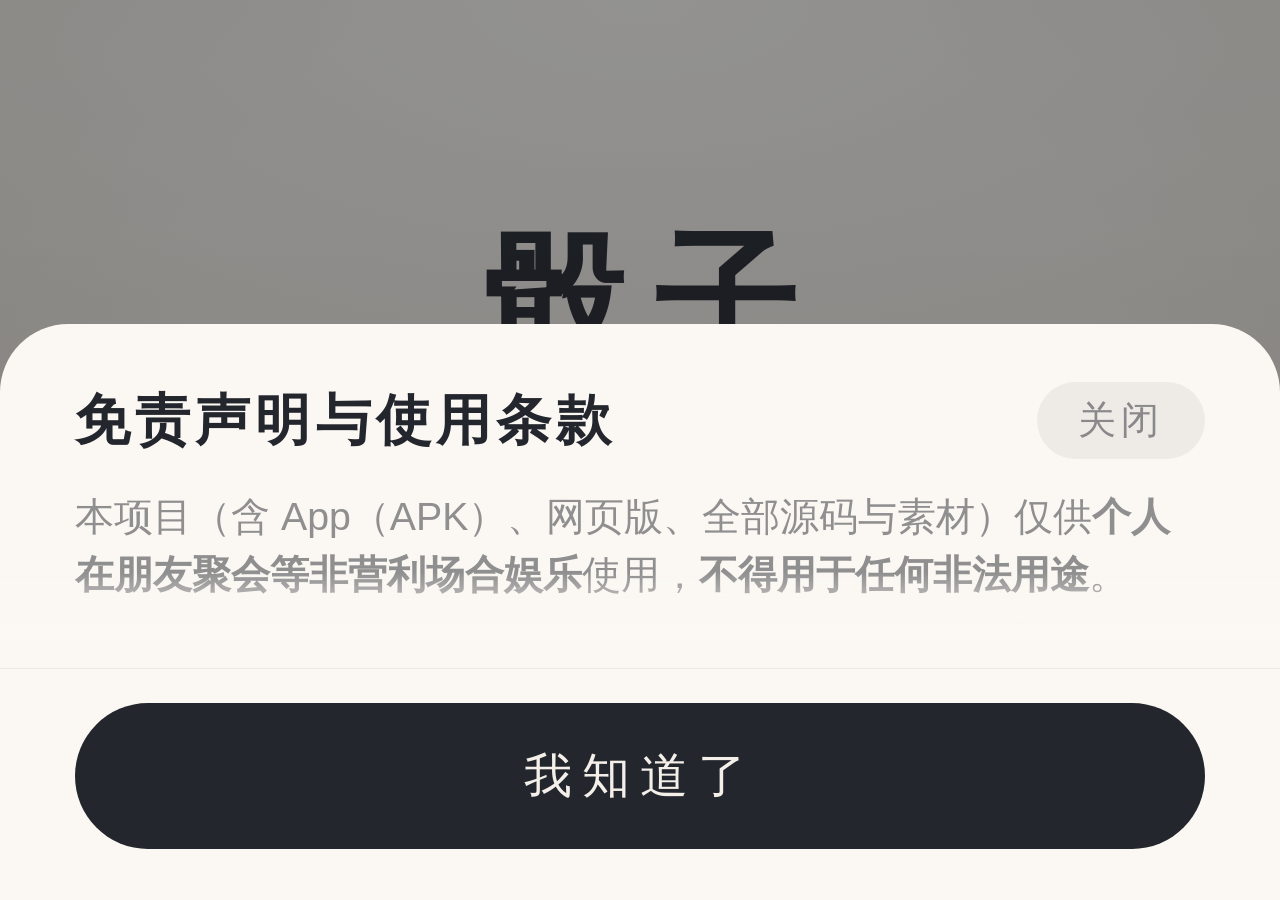
<file: app/src/clean/assets/www/index.html>
<!DOCTYPE html>
<html lang="zh-CN">
<head>
<meta charset="utf-8">
<meta name="viewport" content="width=device-width, initial-scale=1, viewport-fit=cover">
<meta name="theme-color" content="#f4f0e9">
<meta name="apple-mobile-web-app-capable" content="yes">
<meta name="apple-mobile-web-app-title" content="吹牛骰子">
<meta name="mobile-web-app-capable" content="yes">
<meta name="format-detection" content="telephone=no">
<title>吹牛骰子</title>
<meta name="apple-mobile-web-app-status-bar-style" content="default">
<link rel="manifest" href="manifest.webmanifest">
<!-- iOS「添加到主屏幕」用的图标：没有它 iPhone 桌面会显示网页截图 -->
<link rel="apple-touch-icon" href="apple-touch-icon.png">
<link rel="icon" type="image/png" href="icon-192.png">
<link rel="stylesheet" href="app.css">
<link rel="stylesheet" href="f350.css">
<link rel="stylesheet" href="net.css">
<link rel="stylesheet" href="find.css">
<link rel="stylesheet" href="789.css">
<link rel="stylesheet" href="muse.css">
<link rel="stylesheet" href="museNet.css">
<link rel="stylesheet" href="findnet.css">
<link rel="stylesheet" href="liarnet.css">
<link rel="stylesheet" href="board.css">
</head>
<body>

<!-- ==================== 首页：先选单机 / 联机，再选玩法 ==================== -->
<div class="page page-home" id="pageHome">

  <div class="home">
    <div class="home-head">
      <div class="home-t1">骰子</div>
      <div class="home-t2">DICE</div>
    </div>

    <div class="home-cards">
      <!-- 单机：一台手机轮流玩，四个玩法都在这里（吹牛 / 350 / 找朋友 / 七八九） -->
      <button class="mode-card" id="modeSolo">
        <span class="mc-top">
          <svg class="mc-ic" viewBox="0 0 24 24" aria-hidden="true">
            <rect x="3.2" y="3.2" width="17.6" height="17.6" rx="5"
                  fill="none" stroke="currentColor" stroke-width="1.7"/>
            <circle cx="8.6" cy="8.6" r="1.5" fill="currentColor"/>
            <circle cx="15.4" cy="12" r="1.5" fill="currentColor"/>
            <circle cx="8.6" cy="15.4" r="1.5" fill="currentColor"/>
          </svg>
          <span class="mc-title">单机模式</span>
        </span>
        <span class="mc-sub">一台手机，大家轮着玩</span>
      </button>

      <!-- 联机：2026-11-10 起真的能玩了。规则跑在 Cloudflare 上，
           谁锁屏都只影响他自己那一手，不用指定谁当主机 -->
      <button class="mode-card" id="modeNet">
        <span class="mc-top">
          <svg class="mc-ic" viewBox="0 0 24 24" aria-hidden="true">
            <path d="M4 9.5a12.5 12.5 0 0 1 16 0" fill="none" stroke="currentColor"
                  stroke-width="1.7" stroke-linecap="round"/>
            <path d="M7 13a8.2 8.2 0 0 1 10 0" fill="none" stroke="currentColor"
                  stroke-width="1.7" stroke-linecap="round"/>
            <circle cx="12" cy="17.6" r="1.7" fill="currentColor"/>
          </svg>
          <span class="mc-title">联机模式</span>
        </span>
        <span class="mc-sub">各看各的手机 · 五种玩法</span>
      </button>
    </div>

    <div class="home-tip" id="homeTip"></div>

    <!-- 添加到桌面：网页版没有安装包，但加完图标点开就是全屏，跟 App 一样。
         已经装过（standalone）或用户说过「不用了」就不显示，逻辑在 app.js 末尾 -->
    <button class="a2hs" id="addHome" hidden>
      <img class="a2hs-ic" src="apple-touch-icon.png" alt="" width="56" height="56">
      <span class="a2hs-tx">
        <span class="a2hs-t1">把骰子放到桌面</span>
        <span class="a2hs-t2">点图标就开 · 全屏没地址栏</span>
      </span>
      <svg class="a2hs-ar" viewBox="0 0 24 24" aria-hidden="true">
        <path d="M9.4 5.4 16.2 12l-6.8 6.6"/>
      </svg>
    </button>

    <div class="home-foot">
      <span class="home-ver" id="homeVer">v1.24.84 · 仅供朋友聚会娱乐</span>
      <button class="home-legal" id="termsBtn">免责声明</button>
    </div>
  </div>
</div>

<!-- ==================== 单机模式：选玩法 ==================== -->
<div class="page page-solo" id="pageSolo" hidden>

  <div class="home">
    <button class="nav-back" id="soloBack" aria-label="返回首页">
      <svg viewBox="0 0 24 24" aria-hidden="true">
        <path d="M14.6 4.8 7.4 12l7.2 7.2"/>
      </svg>
    </button>

    <!-- 标题 + 卡片包一层：让这一组在整页里垂直居中，别都挤在顶上 -->
    <div class="solo-body">
      <div class="home-head">
        <div class="home-t1">单机</div>
        <div class="home-t2">OFFLINE</div>
      </div>

      <div class="home-cards">
      <!-- 两个玩法的入口都摆在这一层，不再塞进玩法页的底栏 -->
      <button class="play-card" id="playLiar" data-play="liar">
        <span class="pc-top">
          <svg class="pc-ic" viewBox="0 0 24 24" aria-hidden="true">
            <path d="M3.6 7.2h16.8" fill="none" stroke="currentColor"
                  stroke-width="1.7" stroke-linecap="round"/>
            <circle cx="12" cy="4.4" r="1.3" fill="currentColor"/>
            <path d="M6.1 10.4h11.8c0 5-2.5 8.6-5.9 8.6s-5.9-3.6-5.9-8.6z"
                  fill="none" stroke="currentColor" stroke-width="1.7"
                  stroke-linejoin="round"/>
          </svg>
          <span class="pc-title">吹牛骰子</span>
          <span class="pc-badge" id="badgeLiar" hidden>上次玩的</span>
        </span>
        <span class="pc-sub">有盖子 · 摇完掀盖看点数，靠嘴吹</span>
      </button>

      <button class="play-card" id="playF350" data-play="f350">
        <span class="pc-top">
          <svg class="pc-ic" viewBox="0 0 24 24" aria-hidden="true">
            <ellipse cx="12" cy="6.2" rx="7" ry="2.5" fill="none"
                     stroke="currentColor" stroke-width="1.7"/>
            <path d="M5 6.2v4.4c0 1.4 3.1 2.5 7 2.5s7-1.1 7-2.5V6.2"
                  fill="none" stroke="currentColor" stroke-width="1.7"/>
            <path d="M5 10.6v4.4c0 1.4 3.1 2.5 7 2.5s7-1.1 7-2.5v-4.4"
                  fill="none" stroke="currentColor" stroke-width="1.7"/>
          </svg>
          <span class="pc-title">潮汕 350</span>
          <span class="pc-badge" id="badgeF350" hidden>上次玩的</span>
        </span>
        <span class="pc-sub">明骰 · 1 点 100、5 点 50，满 350 才能收</span>
      </button>

      <button class="play-card" id="playFind" data-play="find">
        <span class="pc-top">
          <svg class="pc-ic" viewBox="0 0 24 24" aria-hidden="true">
            <circle cx="12" cy="12" r="8.4" fill="none" stroke="currentColor"
                    stroke-width="1.7" stroke-dasharray="2.6 2.6"/>
            <circle cx="8.9" cy="12" r="1.55" fill="currentColor"/>
            <circle cx="15.1" cy="12" r="1.55" fill="currentColor"/>
          </svg>
          <span class="pc-title">潮汕 找朋友</span>
          <span class="pc-badge" id="badgeFind" hidden>上次玩的</span>
        </span>
        <span class="pc-sub">明骰 · 每人 2 颗，中间摇出谁就谁喝</span>
      </button>

      <button class="play-card" id="play789" data-play="789">
        <span class="pc-top">
          <svg class="pc-ic" viewBox="0 0 24 24" aria-hidden="true">
            <path d="M4 18.4h16" fill="none" stroke="currentColor" stroke-width="1.7" stroke-linecap="round"/>
            <path d="M7 18.4V8.8a2 2 0 0 1 2-2h6a2 2 0 0 1 2 2v9.6"
                  fill="none" stroke="currentColor" stroke-width="1.7"/>
            <path d="M7 12.4h10" fill="none" stroke="currentColor" stroke-width="1.4"/>
            <circle cx="12" cy="5.2" r="1.2" fill="currentColor"/>
          </svg>
          <span class="pc-title">七八九</span>
          <span class="pc-badge" id="badge789" hidden>上次玩的</span>
        </span>
        <span class="pc-sub">2 颗骰 1 个公杯 · 7 加、8 喝一半、9 喝光</span>
      </button>


      </div>
    </div>
    <div class="foot solo-foot">
      <span class="page-ver">v1.24.84</span>
    </div>
  </div>
</div>

<!-- ==================== 联机：先选玩法 ====================
     点首页「联机模式」先到这层，而不是直接掉进 350 的开房页。
     现在这层摆五张卡（吹牛 / 350 / 找朋友 / 七八九 / 木塞），以后再加也只需多摆一张 .play-card：
     首页和下面那页大厅都不用动。
     版式直接复用单机页那套（.page-solo / .play-card），所以两者看起来是一家的。 -->
<div class="page page-solo page-netmodes" id="pageNetModes" hidden>

  <div class="home">
    <button class="nav-back" id="netModesBack" aria-label="返回首页">
      <svg viewBox="0 0 24 24" aria-hidden="true">
        <path d="M14.6 4.8 7.4 12l7.2 7.2"/>
      </svg>
    </button>

    <div class="solo-body">
      <div class="home-head">
        <div class="home-t1">联机</div>
        <div class="home-t2">ONLINE</div>
      </div>

      <!-- 名字在这一层起：350 和找朋友都从这儿取（localStorage 的 ld_net_name）。
           以前只有 350 那页有输入框，进找朋友就没处改名了 —— 2026-11-10 用户提的。 -->
      <div class="nm-name">
        <input class="nm-name-ip" id="nmName" type="text" maxlength="8"
               autocomplete="off" spellcheck="false" placeholder="你的名字" aria-label="你的名字">
        <button class="nm-rand" id="nmRand" type="button" aria-label="换一个名字">换</button>
      </div>

      <div class="home-cards">
        <!-- 吹牛：跟单机那个吹牛不是一回事。单机是一台手机传一圈，
             联机是各看各的暗骰 —— 这个玩法本来就该一人一台手机，
             一台机器上「你自己看」是装出来的，一人一台才是真的。 -->
        <button class="play-card" id="playNetLiar">
          <span class="pc-top">
            <svg class="pc-ic" viewBox="0 0 24 24" aria-hidden="true">
              <rect x="3.4" y="3.4" width="10.2" height="10.2" rx="2.2"
                    fill="none" stroke="currentColor" stroke-width="1.6"/>
              <circle cx="6.9" cy="6.9" r="1" fill="currentColor"/>
              <circle cx="10.1" cy="10.1" r="1" fill="currentColor"/>
              <rect x="10.4" y="10.4" width="10.2" height="10.2" rx="2.2"
                    fill="none" stroke="currentColor" stroke-width="1.6"/>
              <circle cx="13.6" cy="13.6" r="1" fill="currentColor"/>
              <circle cx="17.4" cy="17.4" r="1" fill="currentColor"/>
            </svg>
            <span class="pc-title">吹牛 · 暗骰</span>
          </span>
          <span class="pc-sub">每人 5 颗只有自己看得见 · 2~12 人</span>
        </button>

        <button class="play-card" id="playNet350">
          <span class="pc-top">
            <svg class="pc-ic" viewBox="0 0 24 24" aria-hidden="true">
              <ellipse cx="12" cy="6.2" rx="7" ry="2.5" fill="none"
                       stroke="currentColor" stroke-width="1.7"/>
              <path d="M5 6.2v4.4c0 1.4 3.1 2.5 7 2.5s7-1.1 7-2.5V6.2"
                    fill="none" stroke="currentColor" stroke-width="1.7"/>
              <path d="M5 10.6v4.4c0 1.4 3.1 2.5 7 2.5s7-1.1 7-2.5v-4.4"
                    fill="none" stroke="currentColor" stroke-width="1.7"/>
            </svg>
            <span class="pc-title">潮汕 350</span>
          </span>
          <span class="pc-sub">各看各的手机 · 报个 4 位房号就能开局</span>
        </button>

        <button class="play-card" id="playNetFind">
          <span class="pc-top">
            <svg class="pc-ic" viewBox="0 0 24 24" aria-hidden="true">
              <circle cx="12" cy="12" r="8.6" fill="none" stroke="currentColor"
                      stroke-width="1.5" stroke-dasharray="2.4 2.8" opacity=".65"/>
              <circle cx="12" cy="4.4" r="1.5" fill="currentColor"/>
              <circle cx="18.9" cy="16.4" r="1.5" fill="currentColor"/>
              <circle cx="5.1" cy="16.4" r="1.5" fill="currentColor"/>
              <circle cx="12" cy="12" r="1.2" fill="currentColor"/>
            </svg>
            <span class="pc-title">潮汕 找朋友</span>
          </span>
          <span class="pc-sub">每人 2 颗明骰 · 摇到谁谁喝 · 2~12 人</span>
        </button>

        <button class="play-card" id="playNet789">
          <span class="pc-top">
            <svg class="pc-ic" viewBox="0 0 24 24" aria-hidden="true">
              <circle cx="8" cy="9" r="3.1" fill="none" stroke="currentColor" stroke-width="1.6"/>
              <circle cx="16" cy="9" r="3.1" fill="none" stroke="currentColor" stroke-width="1.6"/>
              <path d="M6 15.4h12a1.2 1.2 0 0 1 1.2 1.2v2.2a1.2 1.2 0 0 1-1.2 1.2H6a1.2 1.2 0 0 1-1.2-1.2v-2.2A1.2 1.2 0 0 1 6 15.4Z"
                    fill="none" stroke="currentColor" stroke-width="1.6"/>
            </svg>
            <span class="pc-title">七八九</span>
          </span>
          <span class="pc-sub">2 颗明骰 · 公杯 7/8/9 · 2~12 人</span>
        </button>

        <button class="play-card" id="playNetMuse">
          <span class="pc-top">
            <svg class="pc-ic" viewBox="0 0 24 24" aria-hidden="true">
              <rect x="4.6" y="3" width="14.8" height="18" rx="2.2"
                    fill="none" stroke="currentColor" stroke-width="1.6"/>
              <path d="M8.4 7.4h7.2v9.2H8.4z" fill="none" stroke="currentColor" stroke-width="1.4"/>
              <circle cx="12" cy="12" r="1.5" fill="currentColor"/>
            </svg>
            <span class="pc-title">木塞 · 联机</span>
          </span>
          <span class="pc-sub">55 张含白牌 · 服务端发牌 · 2~12 人</span>
        </button>

      </div>

      <!-- 摆桌上：不是第三种玩法，是给「面对面」加的一块公用屏。
           两个人打也行、十二个人打也行，玩法页上不该多一张同等份量的卡，
           所以做成一条薄一点的带子，挂在两张玩法卡下面。
           主屏、副屏、pad、旧手机都行 —— 只要浏览器能开这个网页。 -->
      <button class="net-board" id="playNetBoard" type="button">
        <span class="nb-ic">
          <svg viewBox="0 0 24 24" aria-hidden="true">
            <rect x="3.2" y="5" width="17.6" height="11.4" rx="2" fill="none"
                  stroke="currentColor" stroke-width="1.6"/>
            <path d="M8.6 20h6.8" fill="none" stroke="currentColor"
                  stroke-width="1.6" stroke-linecap="round"/>
            <path d="M12 16.4V20" fill="none" stroke="currentColor"
                  stroke-width="1.6" stroke-linecap="round"/>
            <circle cx="7.6" cy="10.7" r="1.1" fill="currentColor"/>
            <circle cx="12" cy="10.7" r="1.1" fill="currentColor"/>
            <circle cx="16.4" cy="10.7" r="1.1" fill="currentColor"/>
          </svg>
        </span>
        <span class="nb-txt">
          <span class="nb-k">摆桌上 · 公共屏</span>
          <span class="nb-s">一台设备摆桌中间，只看不玩、不占座位</span>
        </span>
      </button>

    </div>
  </div>
</div>

<!-- ==================== 联机 350：开房 / 进房 ====================
     这一页只管拿房号。拿到之后直接进牌桌（下面那页），不在中间再插一层确认 ——
     酒桌上举着手机等开局的三十秒，多一层点击就是多一次「你先弄好再给我」。 -->
<div class="page page-solo page-net" id="pageNet" hidden>

  <!-- 这一屏跟「找朋友 · 联机」「吹牛 · 联机」那两屏是同一套排版：
       标题 + 以谁的身份进房 + 房号输入框 + 进房 + 开一桌 + 一句说明。
       以前 350 是「两张卡片（开一个房间 / 加入房间）+ 点一下才展开的输入框」，
       同一件事要点两下、三条入口长得还不一样（用户 2026-11-13：
       「350 这个页面不如他们两个，想加入房间还得点一下才会展开输入框」）。 -->
  <div class="home">
    <button class="nav-back" id="netBack" aria-label="返回上一层">
      <svg viewBox="0 0 24 24" aria-hidden="true">
        <path d="M14.6 4.8 7.4 12l7.2 7.2"/>
      </svg>
    </button>

    <div class="solo-body">
      <div class="home-head">
        <div class="home-t1">潮汕 350</div>
        <div class="home-t2">THREE FIFTY</div>
      </div>

      <!-- 名字已经在「联机」首页起好了，这里只回显一句 —— 三个玩法同一句话 -->
      <div class="fn-who">以 <b id="netWhoName">你</b> 的身份进房 · 牌桌上双击自己可改名</div>

      <!-- 上一桌还没打完就先摆这一张：中途退出（接电话、去洗手间）再进来，
           不用回忆房号、也不用重新喊人。服务器那头座位还在，点一下就回原位。
           查不到这个房间就自动收起来，绝不摆一个点进去是空白的入口。 -->
      <button class="fn-resume" id="netResume" type="button" hidden>
        <span class="nr-left">
          <span class="nr-kicker">上一桌还没打完</span>
          <span class="nr-sub" id="netResumeSub">点一下回到原位</span>
        </span>
        <span class="nr-code" id="netResumeCode">----</span>
      </button>

      <!-- 房号是纯数字 4 位（撞满了才 6 位）。字母早就去掉了 ——
           酒桌上念房号，B/D、0/O 总要解释半天，不如只留数字 -->
      <div class="fn-box">
        <div class="fn-lbl">房号</div>
        <input class="fn-inp" id="netCode" type="tel" inputmode="numeric"
               maxlength="6" autocomplete="off" autocorrect="off"
               spellcheck="false" pattern="[0-9]*"
               placeholder="4 位数字" aria-label="4 位房号">
        <button class="btn primary" id="netGo" type="button">进房</button>
        <button class="btn ghost" id="netCreate" type="button">开一桌（2~12 人）</button>
        <div class="fn-tip" id="netTip"></div>
      </div>

      <div class="fn-note">一人一台手机，各看各的屏<br>房号念一声，人齐就开局</div>

      <div class="foot">
        <span class="page-ver">v1.24.84</span>
      </div>
    </div>
  </div>
</div>

<!-- ==================== 摆桌上 · 公共屏 ====================
     一桌人各看各的手机，「几点」「该谁」「几杯」全靠喊。这台设备摆在桌子中间，
     只读显示这些；摇骰、看自己的牌还在各自手机上。

     它跟真玩家走同一条 WebSocket，但握手只发 {t:'watch'}：不进座位、不算在线人数、
     也不算进重开 / 踢人投票的分母（服务端那边有注释，这条错了整桌就重开不了）。 -->
<div class="page page-solo page-board" id="pageBoard" hidden>

  <!-- ① 拿房号 -->
  <div class="home" id="bdGate">
    <button class="nav-back" id="bdBack" aria-label="返回上一层">
      <svg viewBox="0 0 24 24" aria-hidden="true">
        <path d="M14.6 4.8 7.4 12l7.2 7.2"/>
      </svg>
    </button>

    <div class="solo-body">
      <div class="home-head">
        <div class="home-t1">摆桌上</div>
        <div class="home-t2">TABLE SCREEN</div>
      </div>

      <div class="bd-lead">一台设备摆桌子中间，抬眼就能看见<br>谁该摇、各家几杯、刚发生了什么</div>

      <div class="bd-box">
        <div class="bd-lbl">房号</div>
        <input class="bd-inp" id="bdCode" inputmode="numeric" maxlength="6"
               placeholder="4 位数字" autocomplete="off" autocorrect="off">
        <button class="btn primary" id="bdGo" type="button">摆上桌</button>
        <div class="bd-tip" id="bdTip"></div>
      </div>

      <div class="bd-note">这台设备只看不玩：不占座位、不能摇骰、不参与投票<br>
        私密操作（摇骰、看自己的牌）还在各自手机上</div>

      <div class="foot">
        <span class="page-ver">v1.24.84</span>
      </div>
    </div>
  </div>

  <!-- ② 大屏：只读，全屏，深色 -->
  <div class="bd-stage" id="bdStage" hidden>
    <div class="bd-top">
      <div class="bd-top-r1">
        <span class="bd-game" id="bdGame">350</span>
        <span class="bd-code-wrap"><i class="bd-code-k">房号</i><span class="bd-code" id="bdCodeBig">----</span></span>
        <span class="bd-clock" id="bdClock">--:--</span>
        <span class="bd-off" id="bdOff" hidden>重连中</span>
        <button class="bd-x" id="bdExit" type="button">退出</button>
      </div>
      <div class="bd-top-r2"><span class="bd-stat" id="bdStat"></span></div>
    </div>
    <div class="bd-hello" id="bdHello" hidden>
      <i>房号</i><b id="bdHelloCode">----</b><span>念一声，大家都对得上</span>
    </div>
    <div class="bd-dice" id="bdDice"></div>
    <div class="bd-tally" id="bdTally" hidden></div>
    <div class="bd-turn">
      <span class="bd-turn-k" id="bdTurnK">连接中</span>
      <span class="bd-turn-n" id="bdTurnN">…</span>
      <span class="bd-turn-s" id="bdTurnS"></span>
    </div>
    <div class="bd-vote" id="bdVote" hidden></div>
    <div class="bd-grid" id="bdGrid"></div>
    <div class="bd-log-h" id="bdLogH"><i class="bd-log-h-i"></i><span>刚发生了什么</span><em id="bdLogN"></em></div>
    <div class="bd-log" id="bdLog"></div>
  </div>
</div>

<!-- ==================== 联机牌桌（350）====================
     结构和 .page-f350 一模一样：同一套 .p-strip / .f3-* / .btn 类名，
     所以配色、圆角、字号、动画全都跟单机那边是一份代码，不存在「两套界面」。
     差别只有两处：状态从服务器来（net.js），底栏按钮多一个「等别人」。 -->
<div class="page page-netgame" id="pageNetGame" hidden>

  <div class="nav">
    <button class="nav-back" id="ngBack" aria-label="暂时离开 · 座位留着">
      <svg viewBox="0 0 24 24" aria-hidden="true">
        <path d="M14.6 4.8 7.4 12l7.2 7.2"/>
      </svg>
    </button>
    <div class="nav-title">
      <span class="t1">350</span>
      <span class="t2">THREE FIFTY</span>
    </div>
    <!-- 音效开关：和单机是同一个 .sound-btn，绝对定位在返回箭头右边一格。
         它必须直接挂在 .nav 下面 —— .sound-btn 自带 left:13.6vw，
         塞进 .nav-right 那个 flex 里会飞出去。 -->
    <div class="sound-btn" id="ngSound" role="button" aria-label="音效">
      <span class="sound-ic" id="ngSoundIc">🔊</span>
    </div>
    <div class="nav-right">
      <!-- 重开：一点就是投一票，全桌三分之二同意（在线人数算）才真清分。
           一手好牌打到一半被谁手滑按掉，比多点两下难受得多 -->
      <button class="redo-btn ng-redo" id="ngRedo" type="button">重开</button>
      <!-- 房号常驻右上角：中途有人掉线重进，不用去翻聊天记录 -->
      <button class="redo-btn ng-code" id="ngCode" type="button" title="点一下复制房号">----</button>
      <!-- 退出这一桌：跟「← 暂时离开」分开。见 body 末尾那层确认 -->
      <button class="nav-quit" data-quit="netgame" type="button">退出</button>
    </div>
  </div>

  <div class="p-strip" id="ngStrip"></div>

  <div class="f3-stage">
    <div class="f3-table">
      <div class="f3-dice" id="ngDice"></div>

      <!-- 还没开局：桌上先别摆骰子，摆房号。
           这时候最要紧的事是「把房号告诉其他人」，不是看牌 -->
      <div class="ng-lobby" id="ngLobby" hidden>
        <span class="ng-lobby-k">房号</span>
        <span class="ng-lobby-code" id="ngRoomCode">----</span>
        <span class="ng-lobby-sub" id="ngLobbySub">念给朋友 · 4 位数字</span>
        <div class="ng-lobby-btns">
          <button class="btn primary ng-start" id="ngStart" type="button">开始</button>
        </div>
      </div>

      <!-- 交接：跟单机一样，锁完分到下一位真正开摇之间先把桌面盖住，
           区别是这里不再是「传手机」，而是等对面点「我来了」 -->
      <div class="f3-handoff" id="ngHandoff" hidden>
        <span class="hd-kicker" id="ngHdKicker"></span>
        <span class="hd-name" id="ngHdName"></span>
        <span class="hd-sub" id="ngHdSub"></span>
        <div class="ng-rank" id="ngRank" hidden></div>
        <button class="btn primary hd-go" id="ngGo" type="button">我来了 · 摇</button>
        <!-- 等的人不来就没法往下走了。这里给房主一个出口：
             点一下把他往后挪一格，这一局接着打（见 net.js 的 canSkip） -->
        <button class="ng-skip" id="ngSkip" type="button" hidden></button>
      </div>
    </div>

    <!-- 规则提示条：桌布下方那条空白，平时什么都不放。
         桌上一有人摇出 1515151 就要吵一遍「这算不算豹子」，
         与其每次靠嘴解释，不如在这儿写死一句话，点「我知道了」就不再出现
         （localStorage ld.f350.lionnote）。绝对定位挂在 .f3-stage 底部，
         不占布局高度 —— 座位条折成三行的时候也不会把牌桌挤变形。 -->
    <div class="ng-note" id="ngNote" hidden>
      <span class="ng-note-t"><b>混合豹子不算豹子</b><em>如 1515151 · 只认 7 颗一样</em></span>
      <button class="ng-note-why" id="ngNoteWhy" type="button">为什么</button>
      <button class="ng-note-x" id="ngNoteX" type="button">我知道了</button>
    </div>
  </div>

  <div class="f3-panel">
    <div class="f3-taken" id="ngTaken" hidden></div>
    <div class="f3-score" id="ngScoreBox">
      <span class="f3-score-num" id="ngScoreNum">0</span>
      <span class="f3-score-unit">本回合</span>
    </div>
    <div class="f3-hint" id="ngHint">满 350 才能收手 · 封顶 700</div>
  </div>

  <div class="f3-btns" id="ngBtns"></div>

  <!-- 点玩家名字弹出来的小面板：房主是「踢出房间」，其他人是「申请踢出」。
       不弹整屏页面 —— 桌上还在等你，盖住牌桌只会让人更急 -->
  <div class="ng-kick" id="ngKick" hidden>
    <div class="ng-kick-box">
      <span class="ng-kick-name" id="ngKickName"></span>
      <span class="ng-kick-sub" id="ngKickSub"></span>
      <button class="btn primary ng-kick-ok" id="ngKickOk" type="button">踢出房间</button>
      <button class="btn ghost ng-kick-no" id="ngKickNo" type="button">算了</button>
    </div>
  </div>

  <div class="foot">
    <span class="page-ver">v1.24.84</span>
    <!-- 本局记录：以前只有一句 1.5 秒的吐司，低头看一眼手机，刚才那杯怎么来的就没了。
         服务端一直记着（state.log），这里只是把它摊开。 -->
    <button class="mode-link" id="ngLogBtn">记录</button>
    <button class="mode-link" id="ngRule">玩法说明</button>
  </div>

  <!-- lg- 前缀是这两块弹层专用的：页内那块设置面板已经把 .sheet 一系列类名占住了，
       共用一个类名会让那边的面板跟着变形。 -->
  <div class="lg-mask" id="ngLog" hidden>
    <div class="lg-sheet">
      <div class="lg-head">
        <span class="lg-title">本局记录</span>
        <span class="lg-sub">越往下越新 · 最多留 30 条</span>
      </div>
      <div class="lg-body" id="ngLogList"></div>
      <button class="lg-x" id="ngLogX" type="button">知道了</button>
    </div>
  </div>

  <!-- 踢人投票浮卡：有人发起投票就浮在左边空白处。
       不打开「桌上的人」也看得见有人在投票、还差几票、剩多久。
       卡片本体仍是 pointer-events:none，绝不接手指（用户 2026-11-12：
       「这个小卡片不能影响桌面的操作」）；只有右下那颗「同意」放开指针，
       点卡片其他地方照样落到桌面上。房主 / 被投的那个人看不到这颗按钮。
       45 秒的期限是服务端定的，本地按「上次回包还剩多少」自己倒计时，
       时间到就收掉，哪怕那一刻一条消息都没来。 -->
  <div class="vcard" id="ngVote" hidden>
    <div class="vcard-body">
      <div class="vcard-t">有人要请 <b id="ngVoteWho">—</b> 出去</div>
      <div class="vcard-s" id="ngVoteS">1/2 人同意 · 45 秒</div>
      <div class="vcard-bar"><i id="ngVoteBar"></i></div>
    </div>
    <button class="vcard-ok" id="ngVoteOk" type="button" hidden>同意</button>
  </div>
</div>

<div class="page page-liar">

  <!-- 顶部：标题 -->
  <div class="nav">
    <button class="nav-back" id="toSolo" aria-label="返回上一层">
      <svg viewBox="0 0 24 24" aria-hidden="true">
        <path d="M14.6 4.8 7.4 12l7.2 7.2"/>
      </svg>
    </button>
    <div class="sound-btn" id="soundBtn"><span class="sound-ic" id="soundIc">🔊</span></div>
    <div class="nav-title" id="titleBtn">
      <span class="t1">吹牛骰子</span>
      <span class="t2">LIAR'S DICE</span>
    </div>
    <!-- 骰子数量：点一下在按钮下面原地展开 2~10，不弹整屏的模态 -->
    <div class="count-btn" id="countBtn">
      <span id="countTxt">5 颗</span><i class="count-caret"></i>
    </div>
    <div class="drop drop-grid" id="countDrop" hidden></div>
    <div class="drop-shade" id="countShade" hidden></div>
  </div>

  <!-- 骰盅舞台 -->
  <div class="stage-wrap">
    <div class="stage" id="stage">
      <div class="table-ring"></div>

      <div class="cup-rig" id="cupRig">
        <div class="cup-body"></div>
        <div class="cup-mouth"><div class="mouth-rim"></div></div>
        <div class="dice-layer" id="diceLayer"></div>
        <div class="cup-rim"></div>

        <div class="lid-holder" id="lidHolder">
          <div class="lid">
            <div class="lid-side"></div>
            <div class="lid-top">
              <div class="lid-ring"></div>
              <div class="lid-gloss"></div>
            </div>
            <div class="knob"><div class="knob-hole"></div></div>
          </div>
        </div>
      </div>

      <div class="lock-tag" id="lockTag" style="display:none">已锁定</div>
    </div>

    <!-- 骰盅下方的空白桌面：从这里起手往上滑也能掀盖 -->
    <div class="hot-zone" id="hotZone"></div>
  </div>

  <!-- 底部操作区 -->
  <div class="controls">
    <div class="hint" id="hint">点「摇一摇」开始这一局</div>
    <div class="btn-row" id="btnRow"></div>
    <div class="foot">
      <span class="page-ver">v1.24.84</span>
      <button class="mode-link" id="ruleBtn">玩法说明</button>
    </div>
  </div>


</div>

<!-- ==================== 350 玩法（第二种玩法，无盖 · 明骰） ==================== -->
<div class="page page-f350" id="pageF350" hidden>

  <div class="nav">
    <button class="nav-back" id="toSolo2" aria-label="返回上一层">
      <svg viewBox="0 0 24 24" aria-hidden="true">
        <path d="M14.6 4.8 7.4 12l7.2 7.2"/>
      </svg>
    </button>
    <!-- 音效开关：跟吹牛、联机 350 是同一颗 .sound-btn，绝对定位在返回箭头右边一格。
         状态不在这里，全站只有 snd.js 一份（LDSnd.isOn / setOn），
         点谁都是那一个开关，换页面不会各响各的。 -->
    <div class="sound-btn" id="f350Sound" role="button" aria-label="音效">
      <span class="sound-ic" id="f350SoundIc">🔊</span>
    </div>
    <div class="nav-title">
      <span class="t1">350</span>
      <span class="t2">THREE FIFTY</span>
    </div>
    <!-- 右上角一横排：「重开」+ 人数。重开以前藏在人数下拉里，等于没有 -->
    <div class="nav-right">
      <button class="redo-btn" id="redoBtn" type="button">重开</button>
      <!-- 人数：点一下在按钮下面原地展开，不弹层 -->
      <div class="count-btn" id="pCountBtn">
        <span id="pCountTxt">4 人</span><i class="count-caret"></i>
      </div>
    </div>
    <div class="drop drop-grid" id="pDrop" hidden></div>
    <div class="drop-shade" id="pShade" hidden></div>
  </div>

  <!-- 玩家记分条：当前回合的人反色高亮 -->
  <div class="p-strip" id="pStrip"></div>

  <!-- 桌面：骰子直接摊开，没有盖 -->
  <div class="f3-stage">
    <div class="f3-table">
      <div class="f3-dice" id="f3Dice"></div>
      <!-- 交接：锁完分、下一位真正开摇之前，先把桌面盖住停一下。
           手机还在桌上传来传去，谁手一抖按了「摇一摇」，这一回合的 7 颗就白摇了，
           人也会以为「轮到我了吧」抢先摇 —— 顺序一乱，后面全跟着乱。 -->
      <div class="f3-handoff" id="f3Handoff" hidden>
        <span class="hd-kicker" id="hdKicker">1 号 · 锁 450 分</span>
        <span class="hd-name" id="hdName">轮到 2 号</span>
        <span class="hd-sub" id="hdSub">还剩 2 位没锁</span>
        <button class="btn primary hd-go" id="hdGo" type="button">我来了 · 摇</button>
      </div>
    </div>
  </div>

  <!-- 本回合分数 -->
  <div class="f3-panel">
    <!-- 这一回合已经收下的骰子：摆在桌子和分数之间那块空当里，分数就是它们加出来的 -->
    <div class="f3-taken" id="f3Taken" hidden></div>
    <div class="f3-score" id="f3ScoreBox">
      <span class="f3-score-num" id="f3ScoreNum">0</span>
      <span class="f3-score-unit">本回合</span>
    </div>
    <div class="f3-hint" id="f3Hint">满 350 才能收手 · 封顶 700</div>
  </div>

  <div class="f3-btns" id="f3Btns"></div>

  <div class="foot">
    <span class="page-ver">v1.24.84</span>
    <button class="mode-link" id="ruleBtn2">玩法说明</button>
  </div>
</div>

<!-- ==================== 潮汕 找朋友 ====================
     明骰，没有盖子：所有人的 2 颗一直摊在桌上，中间那圈是公骰。
     1 号在左上、顺时针排一圈；轮到谁，所有人先重摇，再由他摇公骰。
     判定与流程见 find.js 顶部注释，规则在「玩法说明」里。 -->
<div class="page page-find" id="pageFind" hidden>

  <div class="nav">
    <button class="nav-back" id="toSolo3" aria-label="返回上一层">
      <svg viewBox="0 0 24 24" aria-hidden="true">
        <path d="M14.6 4.8 7.4 12l7.2 7.2"/>
      </svg>
    </button>
    <!-- 音效开关：同 .sound-btn，全站共用一个状态（snd.js） -->
    <div class="sound-btn" id="findSound" role="button" aria-label="音效">
      <span class="sound-ic" id="findSoundIc">🔊</span>
    </div>
    <div class="nav-title">
      <span class="t1">找朋友</span>
      <span class="t2">ZHAO PENGYOU</span>
    </div>
    <!-- 右上角：重开（两下确认）+ 人数。跟 350 同一套控件，位置也一致 -->
    <div class="nav-right">
      <button class="redo-btn" id="findRedo" type="button">重开</button>
      <div class="count-btn" id="fCountBtn">
        <span id="fCountTxt">6 人</span><i class="count-caret"></i>
      </div>
    </div>
    <div class="drop drop-grid" id="fDrop" hidden></div>
    <div class="drop-shade" id="fShade" hidden></div>
  </div>

  <div class="fd-top">
    <span class="fd-round" id="fdRound">第 1 轮</span>
    <span class="fd-who" id="fdWho">1 号摇</span>
  </div>

  <div class="fd-stage">
    <div class="fd-ring" id="fdRing">
      <!-- 中间的公骰：座位绝对定位挂在 #fdRing 上，所以这层不能有定位 -->
      <div class="fd-core idle" id="fdCore">
        <div class="fd-dice" id="fdCoreDice"></div>
        <span class="fd-core-tag" id="fdCoreTag">公骰</span>
      </div>
      <div id="fdSeats"></div>
    </div>
  </div>

  <div class="fd-hint" id="fdHint">轮到 <b>1 号</b> · 摇中间的 2 颗</div>

  <div class="fd-btns" id="fdBtns"></div>

  <div class="foot">
    <span class="page-ver">v1.24.84</span>
    <button class="mode-link" id="ruleBtn3">玩法说明</button>
  </div>
</div>

<!-- ==================== 七八九（2 颗骰 + 1 个公杯，第四个玩法） ====================
     圆环 / 骰子 / 提示 / 按钮全套复用 find.css 的 .fd-*；
     座位只标「喝了几杯」，骰子在中间那一对。没有封顶局数，
     也就没有结算榜 —— 一直玩下去，杯数实时挂在座位上。 -->
<div class="page page-find page-789" id="page789" hidden>

  <div class="nav">
    <button class="nav-back" id="toSolo4" aria-label="返回上一层">
      <svg viewBox="0 0 24 24" aria-hidden="true">
        <path d="M14.6 4.8 7.4 12l7.2 7.2"/>
      </svg>
    </button>
    <div class="sound-btn" id="gSound" role="button" aria-label="音效">
      <span class="sound-ic" id="gSoundIc">🔊</span>
    </div>
    <div class="nav-title">
      <span class="t1">七八九</span>
      <span class="t2">QI BA JIU</span>
    </div>
    <div class="nav-right">
      <button class="redo-btn" id="redo789" type="button">重开</button>
      <div class="count-btn" id="gCountBtn">
        <span id="gCountTxt">6 人</span><i class="count-caret"></i>
      </div>
    </div>
    <div class="drop drop-grid" id="gDrop" hidden></div>
    <div class="drop-shade" id="gShade" hidden></div>
  </div>

  <div class="fd-top">
    <span class="fd-round" id="gRound">第 1 把</span>
    <span class="g-dir" id="gDir">↻ 顺时针</span>
    <span class="fd-who" id="gWho">1 号摇</span>
  </div>

  <div class="fd-stage">
    <div class="fd-ring" id="gRing">
      <div class="fd-core idle" id="gCore">
        <span id="gCapBtn" role="button" aria-label="公杯上限">上限 6 杯</span>
        <span id="gPot">1 杯</span>
        <div class="fd-dice" id="gDice"></div>
        <span class="fd-core-tag" id="gTag">摇骰</span>
      </div>
      <div id="gSeats"></div>
    </div>
  </div>

  <div class="fd-hint" id="gHint">轮到 <b>1 号</b> · 摇 2 颗</div>

  <div class="fd-btns" id="gBtns"></div>

  <div class="foot">
    <span class="page-ver">v1.24.84</span>
    <button class="mode-link" id="ruleBtn4">玩法说明</button>
  </div>
</div>

<!-- ==================== 七八九 · 联机（每人一台手机） ====================
     跟单机同样 2 颗明骰 + 1 个公杯，但点数、公杯、杯数全在服务器算。
     一直玩、无胜负、无结算榜 —— 座位上实时挂着喝了几杯。 -->
<div class="page page-net page-789 page-789net" id="page789Net" hidden>

  <!-- ① 进门：跟找朋友 / 吹牛联机同一套 home > solo-body > home-head + fn-box，
       不再自己写一张卡片。名字在「联机」首页就起好了，这里只回一句。 -->
  <div class="home" id="gnGate">
    <button class="nav-back" id="gnBack" aria-label="返回上一层">
      <svg viewBox="0 0 24 24" aria-hidden="true">
        <path d="M14.6 4.8 7.4 12l7.2 7.2"/>
      </svg>
    </button>
    <div class="solo-body">
      <div class="home-head">
        <div class="home-t1">七八九 · 联机</div>
        <div class="home-t2">QI BA JIU</div>
      </div>

      <div class="gn-who">以 <b id="gnWhoName">你</b> 的身份进房 · 牌桌上双击自己可改名</div>

      <button class="fn-resume" id="gnResume" type="button" hidden>
        <span class="nr-left">
          <span class="nr-kicker">上一桌还没打完</span>
          <span class="nr-sub">点一下回到原位</span>
        </span>
        <span class="nr-code" id="gnResumeCode">----</span>
      </button>

      <div class="fn-box">
        <div class="fn-lbl">房号</div>
        <input class="fn-inp" id="gnJoinCode" type="tel" inputmode="numeric" maxlength="6"
               placeholder="4 位数字" autocomplete="off" autocorrect="off">
        <button class="btn primary" id="gnJoin" type="button">进房</button>
        <button class="btn ghost" id="gnCreate" type="button">开一桌（2~12 人）</button>
        <div class="fn-tip" id="gnTip"></div>
      </div>

      <div class="fn-note">两颗明骰全场轮流摇 · 7 加公杯 / 8 喝一半 / 9 喝光重倒<br>点数在服务器摇，手机只能喊「我要摇」</div>
      <div class="foot">
        <span class="page-ver">v1.24.84</span>
      </div>
    </div>
  </div>

  <!-- ② 牌桌：顶栏跟另外三家一样 —— 房号常驻、重开、上限、退出都在右上角。
       789 没有「菜单」那一层，改名双击座位、退出走全站共用的 quitMask。 -->
  <div class="gn-table" id="gnTable" hidden>
    <div class="nav">
      <button class="nav-back" id="gnBack2" aria-label="暂时离开 · 座位留着">
        <svg viewBox="0 0 24 24" aria-hidden="true">
          <path d="M14.6 4.8 7.4 12l7.2 7.2"/>
        </svg>
      </button>
      <div class="sound-btn" id="gnSound" role="button" aria-label="音效">
        <span class="sound-ic" id="gnSoundIc">🔊</span>
      </div>
      <div class="nav-title" id="gnTitle">
        <span class="t1">七八九</span>
        <span class="t2">联机 · 明骰</span>
      </div>
      <div class="nav-right">
        <button class="redo-btn ng-redo" id="gnRedo" type="button">重开</button>
        <button class="redo-btn gn-cap-top" id="gnCapTop" type="button" title="公杯上限">6 杯</button>
        <button class="redo-btn ng-code" id="gnCode" type="button" title="点一下复制房号">----</button>
        <button class="nav-quit" data-quit="789net" type="button">退出</button>
      </div>
      <div class="drop drop-grid" id="gnDrop" hidden></div>
      <div class="drop-shade" id="gnShade" hidden></div>
    </div>

    <div class="gn-top">
      <span class="fd-round" id="gnRound">第 1 把</span>
      <span class="g-dir" id="gnDir">↻ 顺时针</span>
      <span class="fd-who" id="gnWho">1 号摇</span>
    </div>
    <div class="fd-stage">
      <div class="fd-ring" id="gnRing">
        <div class="fd-core idle" id="gnCore">
          <span id="gnPot">1 杯</span>
          <div class="fd-dice" id="gnDice"></div>
          <span class="fd-core-tag" id="gnTag">摇骰</span>
          <span class="gn-cap-desk" id="gnCapDesk">封顶 6 杯</span>
        </div>
        <div id="gnSeats"></div>
      </div>
    </div>
    <div class="fd-hint" id="gnHint"></div>
    <div class="fd-btns" id="gnBtns"></div>

    <!-- 玩法说明放在牌桌上（边玩边看），跟吹牛 / 找朋友联机一个位置 -->
    <div class="foot">
      <span class="page-ver">v1.24.84</span>
      <button class="mode-link" id="ruleBtn5">玩法说明</button>
    </div>

    <!-- 开局前房号卡：跟 7/8/9 结果卡同款、同位置 —— 上方紧凑卡，不遮桌子。
         开局按钮挪到底部「摇」那个位置（fd-btns），这里只管念房号。 -->
    <div class="gn-lobby" id="gnLobby" hidden>
      <div class="gn-lobby-card">
        <span class="gn-lobby-k">房号</span>
        <span class="gn-lobby-code" id="gnLobbyCode">----</span>
        <span class="gn-lobby-sub">念给朋友 · 4 位数字</span>
      </div>
    </div>

    <!-- 7/8/9 结果卡：摇出就弹，玩家点「继续摇」才收；摆在桌心骰子上方，不挡下方的骰子 -->
    <div class="gn-flash" id="gnFlash" hidden>
      <div class="gn-flash-card">
        <span class="gn-flash-n" id="gnFlashN">7</span>
        <span class="gn-flash-k" id="gnFlashK">公杯 +1 杯</span>
        <span class="gn-flash-s" id="gnFlashS">接着摇</span>
      </div>
    </div>

    <!-- 点别人座位弹出的请人确认：跟 350 一样用页内面板，不弹浏览器自带对话框
         （真机上那个「dice.xxx 显示」的系统弹窗跟全站风格完全不搭）。 -->
    <div class="gn-kick" id="gnKick" hidden>
      <div class="gn-kick-box">
        <span class="gn-kick-name" id="gnKickName"></span>
        <span class="gn-kick-sub" id="gnKickSub"></span>
        <button class="btn primary gn-kick-ok" id="gnKickOk" type="button">踢出房间</button>
        <button class="btn ghost gn-kick-no" id="gnKickNo" type="button">算了</button>
      </div>
    </div>

    <!-- 改名：页内面板，跟踢人一个壳子，别再弹浏览器 prompt -->
    <div class="gn-rename" id="gnRename" hidden>
      <div class="gn-rename-box">
        <span class="gn-rename-t">改个名字</span>
        <span class="gn-rename-sub">最多 8 个字 · 桌上的人都看得见</span>
        <input class="gn-rename-input" id="gnRenameInput" type="text" maxlength="8" autocomplete="off" />
        <button class="btn primary gn-rename-ok" id="gnRenameOk" type="button">确定</button>
        <button class="btn ghost gn-rename-no" id="gnRenameNo" type="button">算了</button>
      </div>
    </div>

  </div>
</div>

<!-- ==================== 找朋友 · 联机  </div>
</div>

<!-- ==================== 找朋友 · 联机（每人一台手机） ====================
     为什么这个玩法联机比单机顺：一台手机传一圈，12 个人要点 12 下；
     每人一台手机，各摇各的，点数还在服务器摇 —— 谁也改不了。
     三屏：拿房号 → 大厅 → 牌桌。牌桌复用 find.css 的圆环，不另起一套视觉。 -->
<div class="page page-solo page-findnet" id="pageFindNet" hidden>

  <!-- ① 拿房号 -->
  <div class="home" id="fnGate">
    <button class="nav-back" id="fnBack" aria-label="返回上一层">
      <svg viewBox="0 0 24 24" aria-hidden="true">
        <path d="M14.6 4.8 7.4 12l7.2 7.2"/>
      </svg>
    </button>

    <div class="solo-body">
      <div class="home-head">
        <div class="home-t1">找朋友 · 联机</div>
        <div class="home-t2">ZHAO PENGYOU</div>
      </div>

      <div class="fn-who">以 <b id="fnWhoName">你</b> 的身份进房 · 牌桌上长按自己可改名</div>

      <!-- 上一桌还没打完：中途退出（接电话、去洗手间、误触返回）再进来，
           不用回忆房号、也不用让桌上的人重新报数 —— 服务器凭 token 认人，
           点一下回原位。350 那边一直有这张卡，找朋友这边以前没有，
           退出去就只能干看着（2026-11-10 用户提的）。 -->
      <button class="fn-resume" id="fnResume" type="button" hidden>
        <span class="nr-left">
          <span class="nr-kicker">上一桌还没打完</span>
          <span class="nr-sub" id="fnResumeSub">点一下回到原位</span>
        </span>
        <span class="nr-code" id="fnResumeCode">----</span>
      </button>

      <div class="fn-box">
        <div class="fn-lbl">房号</div>
        <input class="fn-inp" id="fnCode" inputmode="numeric" maxlength="6"
               placeholder="4 位数字" autocomplete="off" autocorrect="off">
        <button class="btn primary" id="fnJoin" type="button">进房</button>
        <button class="btn ghost" id="fnNew" type="button">开一桌（2~12 人）</button>
        <div class="fn-tip" id="fnTip"></div>
      </div>

      <div class="fn-note">点数在服务器摇，手机只能喊「我要摇」<br>每把每人只摇 1 次，公骰一摇就锁</div>
      <div class="foot">
        <span class="page-ver">v1.24.84</span>
      </div>
    </div>
  </div>

  <!-- ② 大厅 -->
  <div class="fn-lobby" id="fnLobby" hidden>
    <div class="nav">
      <button class="nav-back" id="fnQuit" aria-label="暂时离开 · 座位留着">
        <svg viewBox="0 0 24 24" aria-hidden="true">
          <path d="M14.6 4.8 7.4 12l7.2 7.2"/>
        </svg>
      </button>
      <div class="nav-title">
        <span class="t1">大厅</span>
        <span class="t2">LOBBY</span>
      </div>
      <div class="nav-right">
        <button class="nav-quit" data-quit="findnet" type="button">退出</button>
        <button class="fn-copy" id="fnCopy" type="button">复制房号</button>
      </div>
    </div>

    <div class="fn-lobby-body">
      <div class="fn-bigcode" id="fnLobbyCode">----</div>
      <div class="fn-lobby-tip" id="fnLobbyTip">正在进房…</div>
      <div class="fn-plist" id="fnLobbyList"></div>
      <div class="fn-lobby-btns">
        <button class="btn primary" id="fnStart" type="button" disabled>开局</button>
      </div>
    </div>
  </div>

  <!-- ③ 牌桌 -->
  <div class="fn-table" id="fnTable" hidden>
    <div class="nav">
      <button class="nav-back" id="fnBack2" aria-label="暂时离开 · 座位留着">
        <svg viewBox="0 0 24 24" aria-hidden="true">
          <path d="M14.6 4.8 7.4 12l7.2 7.2"/>
        </svg>
      </button>
      <!-- 音效开关：联机 350 牌桌那颗的同一个（全站共用一份状态） -->
      <div class="sound-btn" id="fnSound" role="button" aria-label="音效">
        <span class="sound-ic" id="fnSoundIc">🔊</span>
      </div>
      <div class="nav-title" id="fnTitle">
        <span class="t1">找朋友</span>
        <span class="t2">联机 · 明骰</span>
      </div>
      <div class="nav-right">
        <button class="nav-quit" data-quit="findnet" type="button">退出</button>
        <span class="fn-code" id="fnCodeTag">0000</span>
      </div>
    </div>

    <div class="fd-top">
      <span class="fd-round" id="fnRound">第 1 轮</span>
      <span class="fd-who" id="fnWho">1 号摇</span>
    </div>

    <div class="fd-stage">
      <div class="fd-ring" id="fnRing">
        <div class="fd-core idle" id="fnCore">
          <div class="fd-dice" id="fnCoreDice"></div>
          <span class="fd-core-tag" id="fnCoreTag">公骰</span>
        </div>
        <div id="fnSeats"></div>
      </div>
    </div>

    <!-- 座位和提示行之间留一块空白，手指不容易连带碰到下面的按钮 -->
    <div class="fn-gap" aria-hidden="true"></div>

    <div class="fd-hint" id="fnHint">等各家摇完</div>

    <div class="fd-btns" id="fnBtns"></div>

    <!-- 玩法说明放在牌桌上，不放在「拿房号」那一屏：
         这是要边玩边看的东西 —— 谁被点到、这一杯怎么算，都是在桌上才想翻一下。
         摆在门槛上，等于让人开局前先读一遍，读完还得记住
         （2026-11-10 用户：「本来不是只在游戏页面说明吗，边玩边看啊」）。 -->
    <div class="foot fn-table-foot">
      <span class="page-ver">v1.24.84</span>
      <button class="mode-link" id="fnLogBtn">记录</button>
      <button class="mode-link" id="fnWhoBtn">桌上的人</button>
      <button class="mode-link" id="fnRule">玩法说明</button>
    </div>

    <div class="fn-off" id="fnOff" hidden>连接断了 · 正在重连</div>

    <!-- 本局记录 / 桌上的人：一个弹层两页。
         记录是「刚才那杯怎么来的」，人是「谁该走了」—— 都是桌上临时要查的事，
         从页脚点开，比在牌桌上再加两个按钮干净。 -->
    <div class="lg-mask" id="fnLog" hidden>
      <div class="lg-sheet">
        <div class="lg-tabs">
          <button class="lg-tab is-on" id="fnTabLog" type="button">本局记录</button>
          <button class="lg-tab" id="fnTabWho" type="button">桌上的人</button>
        </div>
        <div class="lg-body" id="fnLogList"></div>
        <div class="lg-body" id="fnWhoList" hidden></div>
        <button class="lg-x" id="fnLogX" type="button">知道了</button>
      </div>
    </div>
  </div>



  <!-- 踢人投票浮卡：跟 350 那张同一个组件，只是 id 前缀不同。
       位置、做法、为什么卡片本体 pointer-events:none、只有「同意」那颗放开，
       见 app.css 的 .vcard 那一段。 -->
  <div class="vcard" id="fnVote" hidden>
    <div class="vcard-body">
      <div class="vcard-t">有人要请 <b id="fnVoteWho">—</b> 出去</div>
      <div class="vcard-s" id="fnVoteS">1/2 人同意 · 45 秒</div>
      <div class="vcard-bar"><i id="fnVoteBar"></i></div>
    </div>
    <button class="vcard-ok" id="fnVoteOk" type="button" hidden>同意</button>
  </div>
</div>

<!-- ==================== 吹牛 · 联机（每人一台手机，暗骰） ====================
     为什么必须联机：暗骰的整个玩法建立在「只有我看得见我这 5 颗」上。
     一台手机传一圈做不到这件事 —— 递到你手上时，上一个人的牌还在屏幕上。
     一人一台手机才成立，点数在服务器摇，谁也改不了自己的牌。

     三屏：拿房号 → 大厅 → 牌桌。桌子几何复用 find.css 的 .fd-ring（跟找朋友同一个圆），
     骰子复用 app.css 的 .die / .pip（跟 350、跟公共屏同一颗骰子）。 -->
<div class="page page-solo page-liarnet" id="pageLiarNet" hidden>

  <!-- ① 拿房号 -->
  <div class="home" id="lrGate">
    <button class="nav-back" id="lrBack" aria-label="返回上一层">
      <svg viewBox="0 0 24 24" aria-hidden="true">
        <path d="M14.6 4.8 7.4 12l7.2 7.2"/>
      </svg>
    </button>

    <div class="solo-body">
      <div class="home-head">
        <div class="home-t1">吹牛 · 联机</div>
        <div class="home-t2">LIAR'S DICE</div>
      </div>

      <div class="lr-who">以 <b id="lrWhoName">你</b> 的身份进房 · 牌桌上双击自己可改名</div>

      <button class="fn-resume" id="lrResume" type="button" hidden>
        <span class="nr-left">
          <span class="nr-kicker">上一桌还没打完</span>
          <span class="nr-sub" id="lrResumeSub">点一下回到原位</span>
        </span>
        <span class="nr-code" id="lrResumeCode">----</span>
      </button>

      <div class="lr-box">
        <div class="fn-lbl">房号</div>
        <input class="fn-inp" id="lrCode" inputmode="numeric" maxlength="6"
               placeholder="4 位数字" autocomplete="off" autocorrect="off">
        <button class="btn primary" id="lrJoin" type="button">进房</button>
        <button class="btn ghost" id="lrNew" type="button">开一桌（2~12 人）</button>
        <div class="fn-tip" id="lrTip"></div>
      </div>

      <div class="lr-secret">
        每人 <b>5 颗暗骰</b>，只有自己看得见 —— 别人的牌连手机都拿不到，
        开的那一刻才一起摊开。桌上公开的只有「谁叫了什么」。
      </div>

      <div class="foot">
        <span class="page-ver">v1.24.84</span>
      </div>
    </div>
  </div>

  <!-- ② 大厅 -->
  <div class="lr-lobby" id="lrLobby" hidden>
    <div class="nav">
      <button class="nav-back" id="lrQuit" aria-label="暂时离开 · 座位留着">
        <svg viewBox="0 0 24 24" aria-hidden="true">
          <path d="M14.6 4.8 7.4 12l7.2 7.2"/>
        </svg>
      </button>
      <div class="nav-title">
        <span class="t1">大厅</span>
        <span class="t2">LOBBY</span>
      </div>
      <div class="nav-right">
        <button class="nav-quit" data-quit="liarnet" type="button">退出</button>
        <button class="fn-copy" id="lrCopy" type="button">复制房号</button>
      </div>
    </div>

    <div class="lr-lobby-body">
      <div class="lr-bigcode" id="lrLobbyCode">----</div>
      <div class="lr-lobby-tip" id="lrLobbyTip">正在进房…</div>
      <div class="lr-plist" id="lrLobbyList"></div>
      <div class="lr-lobby-btns">
        <button class="btn primary" id="lrStart" type="button" disabled>开局</button>
        <button class="lr-mini" id="lrRule" type="button">玩法说明</button>
      </div>
    </div>
  </div>

  <!-- ③ 牌桌 -->
  <div class="lr-table" id="lrTable" hidden>
    <div class="nav">
      <button class="nav-back" id="lrBack2" aria-label="暂时离开 · 座位留着">
        <svg viewBox="0 0 24 24" aria-hidden="true">
          <path d="M14.6 4.8 7.4 12l7.2 7.2"/>
        </svg>
      </button>
      <div class="sound-btn" id="lrSound" role="button" aria-label="音效">
        <span class="sound-ic" id="lrSoundIc">🔊</span>
      </div>
      <div class="nav-title">
        <span class="t1">吹牛</span>
        <span class="t2">联机 · 暗骰</span>
      </div>
      <div class="nav-right">
        <button class="nav-quit" data-quit="liarnet" type="button">退出</button>
        <span class="lr-code" id="lrCodeTag">0000</span>
      </div>
    </div>

    <div class="fd-top">
      <span class="fd-round" id="lrRound">第 1 局</span>
      <span class="fd-who" id="lrWho">—</span>
    </div>

    <!-- 圆环：座位 + 中间那张桌子。
         桌子（.lr-core）只说一句话 —— 摇的时候说「摇了几家、开始了几家」，
         叫的时候说「现在叫到几」，摊牌说实际个数。倒计时条已经拆掉了：
         这一局什么时候结束由桌上说了算（2026-11-11 玩法减法）。 -->
    <div class="fd-stage">
      <div class="fd-ring" id="lrRing">
        <div class="fd-core lr-core" id="lrCore">
          <div class="lr-core-k" id="lrCoreK">开叫</div>
          <div class="lr-core-v" id="lrCoreV">—</div>
          <div class="lr-core-s" id="lrCoreS"></div>
        </div>
        <div id="lrSeats"></div>
      </div>
    </div>

    <!-- 自己那 5 颗单独摆一排大的：座位卡上的小方块是给「看别人」用的，
         坐在桌前，眼睛盯的是自己这点牌。 -->
    <!-- 自己那 5 颗盖在盅里：点一下开盖看，再点一下合上（照单机版那套搬过来的）。
         摊牌那一刻不再靠这块 —— 整屏换成 lrRev 那张大表。

         盅摆在**右边**、说明摆在左边（2026-11-11 用户：「右边比较符合人体的手指习惯」）。
         单手拿手机，拇指的自然落点就是右下角 —— 掀盖这个最常做的动作不该在最左边。 -->
    <div class="lr-me" id="lrMe">
      <div class="lr-me-txt">
        <span class="lr-me-k">我的牌</span>
        <span class="lr-me-name" id="lrMeName">—</span>
        <span class="lr-me-tag" id="lrMeTag"></span>
        <span class="lr-me-st" id="lrMeSt" hidden></span>
      </div>

      <div class="lr-cup" id="lrCup" role="button" aria-label="骰盅 · 点一下开盖">
        <div class="lr-cup-s">
          <div class="cup-rig" id="lrCupRig">
            <div class="cup-body"></div>
            <div class="cup-mouth"><div class="mouth-rim"></div></div>
            <div class="lr-cup-dice" id="lrMeDice"></div>
            <div class="cup-rim"></div>
            <div class="lid-holder" id="lrLid">
              <div class="lid">
                <div class="lid-side"></div>
                <div class="lid-top"><div class="lid-ring"></div><div class="lid-gloss"></div></div>
                <div class="knob"><div class="knob-hole"></div></div>
              </div>
            </div>
          </div>
        </div>
      </div>
    </div>

    <!-- 摊牌：只做展示。一行一家，5 颗 10vw 的大骰子 —— 小方块在真桌上根本认不清 -->
    <div class="lr-rev" id="lrRev" hidden>
      <div class="lr-rev-head">
        <div class="lr-rev-k">全场一共</div>
        <div class="lr-rev-v" id="lrRevV">—</div>
      </div>
      <div class="lr-rev-list" id="lrRevList"></div>
    </div>

    <div class="fd-hint" id="lrHint"></div>
    <div class="fd-btns" id="lrBtns"></div>

    <div class="foot">
      <span class="page-ver">v1.24.84</span>
      <button class="mode-link" id="lrLogBtn" type="button">记录</button>
      <button class="mode-link" id="lrWhoBtn" type="button">桌上的人</button>
      <button class="mode-link" id="lrRule2" type="button">玩法说明</button>
    </div>

    <!-- 本局记录 / 桌上的人：跟找朋友那块弹层同一套 .lg-* 类名。
         350 和找朋友一直都有这两个入口，吹牛这边服务端也一直下发 log，
         只是前端没画出来 —— 2026-11-11 用户：「看看吹牛对比其他还少了什么，记录？人员？」
         记录是「刚才谁点了开牌」，人员是「谁在线、谁摇了、能不能请出去」。 -->
    <div class="lg-mask" id="lrLog" hidden>
      <div class="lg-sheet">
        <div class="lg-tabs">
          <button class="lg-tab is-on" id="lrTabLog" type="button">本局记录</button>
          <button class="lg-tab" id="lrTabWho" type="button">桌上的人</button>
        </div>
        <div class="lg-body" id="lrLogList"></div>
        <div class="lg-body" id="lrWhoList" hidden></div>
        <button class="lg-x" id="lrLogX" type="button">知道了</button>
      </div>
    </div>

    <div class="lr-off" id="lrOff" hidden>连接断了 · 正在重连</div>

    <!-- 临时离开：休息 / 炸弹 / 继续（2026-11-14）。
         两个状态都不动当前这一把，下一次洗牌才生效；点开这张卡再选才算数，
         免得牌桌上碰一下就把自己从这一桌摘出去。 -->
    <div class="lr-away-mask" id="lrAway" hidden>
      <div class="lr-away-card">
        <div class="lr-away-t">临时离开</div>
        <div class="lr-away-s" id="lrAwaySub">选一个 · 下一把起生效，当前这把照常打完</div>
        <button class="lr-away-opt" data-away="rest" type="button">
          <b>休息一下</b>
          <span>下一把起占着座位、不摇也不计骰子。回来点「继续」恢复。</span>
        </button>
        <button class="lr-away-opt" data-away="bomb" type="button">
          <b>挂炸弹</b>
          <span>下一把起别人摇完自动跟着摇、够票自动摊；骰子有效，但不算开牌人数。</span>
        </button>
        <button class="lr-away-opt is-back" data-away="resume" id="lrAwayBack" type="button" hidden>
          <b>继续参与</b>
          <span>下一把起恢复正常参与，当前这把仍按原状态走完。</span>
        </button>
        <button class="lr-away-no" id="lrAwayNo" type="button">算了</button>
      </div>
    </div>


    <!-- 叫点面板：从底下推上来，不盖整屏 —— 叫点要一边看桌子上的阶梯一边改个数 -->
    <!-- 点座位上那个名字 → 这一句确认（2026-11-11 用户：「有些人离开了，还一直占位卡死」）。
         能不能请由服务端 kickPlayerLiar 说了算：掉线的人谁都能请；在线的人房主直接请，
         其他人发起投票（在线的 2/3 同意，45 秒作废）。
         弹层样式整个借找朋友那套（net.css 的 .ng-kick），同一个动作长得一样才对；
         「请出房间」用 danger 红 —— 这一下真会把人送走。 -->
    <div class="ng-kick" id="lrKick" hidden>
      <div class="ng-kick-box">
        <span class="ng-kick-name" id="lrKickName"></span>
        <span class="ng-kick-sub" id="lrKickSub"></span>
        <button class="btn primary ng-kick-ok danger" id="lrKickGo" type="button">请出房间</button>
        <button class="btn ghost ng-kick-no" id="lrKickNo" type="button">算了</button>
      </div>
    </div>

    <!-- 踢人投票浮卡：挂在 .lr-table 里面，摊牌那一屏（.lr-table.rev）
         左列就是名字、本来就能直接点人，卡片在 CSS 里跟着一起收起来。
         位置在**左上**那块空当，避开左列的名字：
         卡片原来在 45.5% 正好压在它上面 —— 用户 2026-11-12 看出来了。 -->
    <div class="vcard" id="lrVote" hidden>
      <div class="vcard-body">
        <div class="vcard-t">有人要请 <b id="lrVoteWho">—</b> 出去</div>
        <div class="vcard-s" id="lrVoteS">1/2 人同意 · 45 秒</div>
        <div class="vcard-bar"><i id="lrVoteBar"></i></div>
      </div>
      <button class="vcard-ok" id="lrVoteOk" type="button" hidden>同意</button>
    </div>
  </div>
</div>

<div class="f3-mask" id="f3Mask" style="display:none"></div>

<!-- ==================== 玩法说明（几个玩法共用，内容按玩法填） ==================== -->
<div class="rule-mask" id="ruleMask" style="display:none">
  <div class="rule-sheet">
    <div class="rule-head">
      <span class="rule-title" id="ruleTitle">玩法说明</span>
      <button class="rule-x" id="ruleClose">关闭</button>
    </div>
    <div class="rule-body" id="ruleBody"></div>
  </div>
</div>

<!-- ==================== 免责声明：首次打开自动弹一次，之后首页底部随时能看 ==================== -->
<div class="rule-mask" id="termsMask" style="display:none">
  <div class="rule-sheet terms-sheet">
    <div class="rule-head">
      <span class="rule-title">免责声明与使用条款</span>
      <button class="rule-x" id="termsClose">关闭</button>
    </div>
    <div class="rule-body" id="termsBody"></div>
  </div>
</div>

<!-- ==================== 添加到桌面：步骤按机型生成（内容在 app.js） ==================== -->
<div class="rule-mask" id="a2hsMask" style="display:none">
  <div class="rule-sheet">
    <div class="rule-head">
      <span class="rule-title">把骰子放到桌面</span>
      <button class="rule-x" id="a2hsClose">关闭</button>
    </div>
    <div class="rule-body" id="a2hsBody"></div>
  </div>
</div>

<div class="toast" id="toast"></div>

<!-- ==================== 改名字（三个联机玩法共用） ====================
     2026-11-13 用户：「让联机的几个玩法，用户在游戏页面点击自己的座位或者头像
     就可以直接更改名字，而不用返回上一层」。
     以前只有「联机」首页那个输入框能改名，从桌上退出去改完还得重新进房 ——
     一桌人正打着，没人愿意为了改个名字离开牌桌。

     重名在这里和服务器两端各拦一次：这里给的是「马上告诉你」，服务器那边才是
     真正算数的那道门（有人同时改名时，本地这份列表是旧的）。 -->
<div class="rn-mask" id="rnMask" hidden>
  <div class="rn-card">
    <div class="rn-t">改个名字</div>
    <div class="rn-s">同一桌不能重名 · 最多 8 个字</div>
    <div class="rn-row">
      <input class="rn-inp" id="rnIp" type="text" maxlength="8"
             autocomplete="off" spellcheck="false" aria-label="新名字"
             placeholder="你的名字">
      <button class="rn-rand" id="rnRand" type="button" aria-label="换一个名字">换</button>
    </div>
    <div class="rn-err" id="rnErr" hidden></div>
    <div class="rn-btns">
      <button class="rn-btn" id="rnNo" type="button">算了</button>
      <button class="rn-btn is-main" id="rnOk" type="button">就这样</button>
    </div>
  </div>
</div>

<!-- ==================== 木塞 · 联机（每人一台手机） ====================
     发牌 / 补牌 / 判定 / 罚杯全在服务端算，客户端只显示自己那两张（或三张）。
     进门沿用找朋友、吹牛、七八九那套 home > solo-body > fn-box。 -->
<div class="page page-net page-muse page-musenet" id="pageMuseNet" hidden>

  <div class="home" id="mnGate">
    <button class="nav-back" id="mnBack" aria-label="返回上一层">
      <svg viewBox="0 0 24 24" aria-hidden="true">
        <path d="M14.6 4.8 7.4 12l7.2 7.2"/>
      </svg>
    </button>
    <div class="solo-body">
      <div class="home-head">
        <div class="home-t1">木塞 · 联机</div>
        <div class="home-t2">MU SE</div>
      </div>

      <div class="mn-who">以 <b id="mnWhoName">你</b> 的身份进房 · 牌桌上双击自己可改名</div>

      <button class="fn-resume" id="mnResume" type="button" hidden>
        <span class="nr-left">
          <span class="nr-kicker">上一桌还没打完</span>
          <span class="nr-sub">点一下回到原位</span>
        </span>
        <span class="nr-code" id="mnResumeCode">----</span>
      </button>

      <div class="fn-box">
        <div class="fn-lbl">玩法</div>
        <div class="mu-modes" id="mnModes">
          <button class="mu-mode is-on" type="button" data-mode="bank">木塞 · 轮流坐庄</button>
          <button class="mu-mode" type="button" data-mode="fish">木塞鱼 · 大吃小</button>
        </div>
        <div class="mu-mode-tip" id="mnModeTip">庄家吃所有玩家，玩家只对庄家；庄家净赢就继续坐庄，没赢换下一位。</div>
        <div class="fn-lbl">房号</div>
        <input class="fn-inp" id="mnJoinCode" type="tel" inputmode="numeric" maxlength="6"
               placeholder="4 位数字" autocomplete="off" autocorrect="off">
        <button class="btn primary" id="mnJoin" type="button">进房</button>
        <button class="btn ghost" id="mnCreate" type="button">开一桌（2~12 人）</button>
        <div class="fn-tip" id="mnTip"></div>
      </div>

      <div class="fn-note">55 张牌含白牌第三鬼 · 服务器发牌，谁也改不了自己的牌<br>发两张、各自决定补不补第三张，摊牌按所挑玩法结算（不封顶）</div>
      <div class="foot">
        <span class="page-ver">v1.24.84</span>
      </div>
    </div>
  </div>

  <div class="mn-table" id="mnTable" hidden>
    <div class="nav">
      <button class="nav-back" id="mnBack2" aria-label="暂时离开 · 座位留着">
        <svg viewBox="0 0 24 24" aria-hidden="true">
          <path d="M14.6 4.8 7.4 12l7.2 7.2"/>
        </svg>
      </button>
      <div class="sound-btn" id="mnSound" role="button" aria-label="音效">
        <span class="sound-ic" id="mnSoundIc">🔊</span>
      </div>
      <div class="nav-title">
        <span class="t1">木塞</span>
        <span class="t2">联机 · 扑克</span>
      </div>
      <div class="nav-right">
        <button class="redo-btn" id="mnRedo" type="button">重开</button>
        <button class="redo-btn" id="mnCode" type="button" title="点一下复制房号">----</button>
        <button class="redo-btn" id="mnSet" type="button" title="房主设置 · 底注/转杯">⚙</button>
        <button class="nav-quit" data-quit="musenet" type="button">退出</button>
      </div>
    </div>

    <div class="mu-top">
      <span class="fd-round" id="mnRound">第 1 局</span>
      <span class="mu-mode-tag" id="mnModeTag">木塞 · 轮流坐庄</span>
      <span class="mu-turn" id="mnTurn">等开局</span>
      <span class="mu-left" id="mnLeft">— 张</span>
    </div>

    <div class="mu-seats" id="mnSeats"></div>
    <div class="mu-board" id="mnBoard" hidden></div>

    <div class="mu-stage" id="mnStage">
      <div class="mu-hand" id="mnHand"></div>
      <div class="mu-veil" id="mnVeil" hidden>
        <span class="mu-veil-t" id="mnVeilT">等发牌</span>
        <span class="mu-veil-s">只有你看得见 · 决定补不补第三张</span>
      </div>
    </div>

    <div class="mu-kind" id="mnKind"></div>
    <div class="fd-hint" id="mnHint"></div>
    <div class="fd-btns" id="mnBtns"></div>

    <!-- 记喝入口（独立按钮）：从右上角挪到拇指自然区，独立按钮、远离退出键。
         房主设置（底注/转杯）仍留在顶栏 ⚙，两件事彻底分开。 -->
    <button class="mn-drink-fab" id="mnDrink" type="button">
      <span class="mn-drink-ic">💧</span>
      <span class="mn-drink-tx">记喝<small id="mnDrinkSub">记一笔已喝</small></span>
    </button>

    <div class="mu-result" id="mnResult" hidden></div>
    <!-- 毫升设置 + 已喝抵扣：房主改底注/转杯，每人只记自己的已喝 -->
    <div class="mn-setpanel" id="mnSetPanel" hidden>
      <div class="mn-set-card">
        <div class="mn-set-head">
          <span id="mnSetTitle">房主设置 · 底注/转杯</span>
          <button class="mn-set-x" id="mnSetClose" type="button">×</button>
        </div>
        <div class="mn-set-row" id="mnSetHostRow">
          <span class="mn-set-lb">底注（每倍）</span>
          <div class="mn-set-opts" id="mnBaseOpts"></div>
        </div>
        <div class="mn-set-row" id="mnSetHostRow2">
          <span class="mn-set-lb">自动转一杯</span>
          <div class="mn-set-opts" id="mnCupOpts"></div>
        </div>
        <div class="mn-set-row" id="mnDrinkRow">
          <span class="mn-set-lb">我已喝</span>
          <div class="mn-set-drink">
            <div class="mn-drink-unit" id="mnDrinkUnit">
              <button type="button" data-unit="cup" class="is-on">杯</button>
              <button type="button" data-unit="ml">毫升</button>
            </div>
            <input id="mnDrinkMl" type="number" min="1" max="100" step="1" inputmode="numeric" placeholder="几杯">
            <button id="mnDrinkOk" type="button">记一笔</button>
          </div>
        </div>
        <div class="mn-set-list" id="mnDrinkList"></div>
      </div>
    </div>


    <!-- 请人出去 / 改名：页内面板，跟另三家联机一个壳子，不弹浏览器自带对话框 -->
    <div class="gn-kick" id="mnKick" hidden>
      <div class="gn-kick-box">
        <span class="gn-kick-name" id="mnKickName"></span>
        <span class="gn-kick-sub" id="mnKickSub"></span>
        <button class="btn primary gn-kick-ok" id="mnKickOk" type="button">踢出房间</button>
        <button class="btn ghost gn-kick-no" id="mnKickNo" type="button">算了</button>
      </div>
    </div>
    <div class="gn-rename" id="mnRename" hidden>
      <div class="gn-rename-box">
        <span class="gn-rename-t">改个名字</span>
        <span class="gn-rename-sub">最多 8 个字 · 桌上的人都看得见</span>
        <input class="gn-rename-input" id="mnRenameInput" type="text" maxlength="8" autocomplete="off" />
        <button class="btn primary gn-rename-ok" id="mnRenameOk" type="button">确定</button>
        <button class="btn ghost gn-rename-no" id="mnRenameNo" type="button">算了</button>
      </div>
    </div>

    <div class="foot">
      <span class="page-ver">v1.24.84</span>
      <button class="mode-link" id="ruleBtn7">玩法说明</button>
    </div>
  </div>
</div>

<!-- 提示音先加载：六个玩法都从它取 cue（换人 / 豹子 / 爆点 / 开盖 / 喝 / 摊牌） -->
<script src="snd.js"></script>
<script src="app.js"></script>
<script src="find.js"></script>
<script src="789.js"></script>
<script src="789net.js"></script>
<script src="muse.js"></script>
<script src="museNet.js"></script>
<script src="findnet.js"></script>
<script src="liarnet.js"></script>
<script src="f350.js"></script>
<script src="net.js"></script>
<script src="board.js"></script>

<!-- 页签开太久会一直跑老脚本：手机上常见「关掉再开是新的，切回那个页签还是老的」。
     App 不会这样（APK 一装就是整包替换），网页只能自己发现。这里对一下线上的构建号，
     对不上就在「人在首页、没有进行中的牌局」时整页换成新的 —— 绝不刷掉打了一半的局。
     发布时脚本 URL 会带上 ?v=<commit>，本地文件和 APK 里没有这个参数，下面直接跳过。 -->
<script>
(function () {
  var tag = document.querySelector('script[src^="app.js"]');
  var mine = tag && /[?&]v=([^&]+)/.exec(tag.getAttribute('src') || '');
  mine = mine ? mine[1] : '';
  if (!mine) return;

  var busy = false;
  function atHome() {
    var h = document.getElementById('pageHome');
    return !!h && !h.hidden;
  }
  function check() {
    if (busy || document.hidden || !atHome()) return;
    busy = true;
    fetch('build.json?t=' + Date.now(), { cache: 'no-store' })
      .then(function (r) { return r.ok ? r.json() : null; })
      .then(function (j) {
        busy = false;
        if (!j || !j.v || j.v === mine) return;
        /* 换个参数整页重来：新页面引用的脚本自然是新构建号 */
        location.replace(location.pathname + '?b=' + j.v + location.hash);
      })
      .catch(function () { busy = false; });
  }

  setTimeout(check, 1800);
  document.addEventListener('visibilitychange', check);
})();
</script>

<!-- 离线：网页版装到桌面后要能断网摇，靠的是这个。
     以前 sw.js 写在目录里但从来没人注册，等于没有 —— 页面全靠现下载，
     飞行模式、酒桌上没信号、地铁里，打开就是白屏。这才是网页版唯一还不如 APK 的地方。
     更新策略全在 sw.js 里（联网一定拿最新的，断网才吃缓存），这里只管注册，
     **不接管刷新**：牌打到一半被 SW 刷掉，比没网严重得多。
     APK 是 file:// 加载，file:// 下浏览器根本不给 SW（navigator.serviceWorker 不存在），
     所以这一段在 APK 里自然什么都不做，两边不会打架。 -->
<script>
(function () {
  if (!('serviceWorker' in navigator)) return;
  if (location.protocol !== 'https:' && location.hostname !== 'localhost') return;
  window.addEventListener('load', function () {
    navigator.serviceWorker.register('sw.js').then(function (reg) {
      /* 顺手问一次有没有新版：不弹框、不刷页，装好了下次打开就是新的 */
      try { reg.update(); } catch (e) {}
    }).catch(function () {});
  });
})();
</script>
<!-- ==================== 退出这一桌（三套联机玩法共用） ====================

     左上角「←」是「暂时离开」：关掉连接、座位留着，凭房号回来还能续上。
     想真的走（让出座位、桌上的人接着玩），以前没有任何按钮 ——
     2026-11-11 用户：「所有联机版的都没有退出按钮，都没办法自主退出游戏」。
     这一层由 f350.js 统一开关，三个模块只管各自收尾。 -->
<div class="quit-mask" id="quitMask" hidden>
  <div class="quit-box">
    <span class="quit-t">退出这一桌？</span>
    <span class="quit-s">座位会让出来，桌上的人接着玩<br>退了就不能凭房号回到原位了</span>
    <span class="quit-hint">只是暂时离开？点左上角 ←<br>座位留着，回来还能续上</span>
    <button class="btn primary" id="quitYes" type="button">退出这一桌</button>
    <button class="btn ghost" id="quitNo" type="button">算了</button>
  </div>
</div>
</body>
</html>
</file>
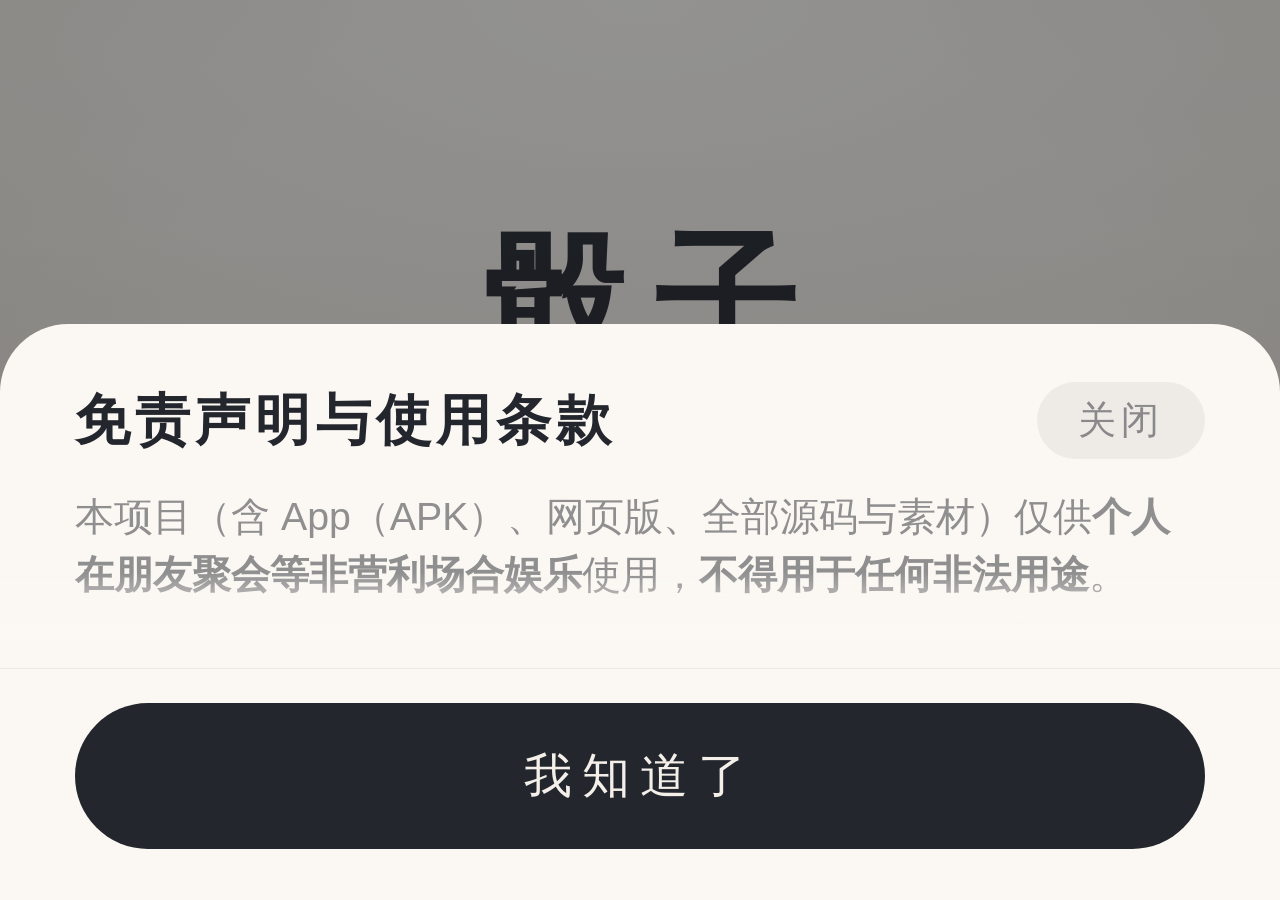
<file: app/src/full/assets/www/index.html>
<!DOCTYPE html>
<html lang="zh-CN">
<head>
<meta charset="utf-8">
<meta name="viewport" content="width=device-width, initial-scale=1, viewport-fit=cover">
<meta name="theme-color" content="#f4f0e9">
<meta name="apple-mobile-web-app-capable" content="yes">
<meta name="apple-mobile-web-app-title" content="吹牛骰子">
<meta name="mobile-web-app-capable" content="yes">
<meta name="format-detection" content="telephone=no">
<title>吹牛骰子</title>
<meta name="apple-mobile-web-app-status-bar-style" content="default">
<link rel="manifest" href="manifest.webmanifest">
<!-- iOS「添加到主屏幕」用的图标：没有它 iPhone 桌面会显示网页截图 -->
<link rel="apple-touch-icon" href="apple-touch-icon.png">
<link rel="icon" type="image/png" href="icon-192.png">
<link rel="stylesheet" href="app.css">
<link rel="stylesheet" href="f350.css">
<link rel="stylesheet" href="net.css">
<link rel="stylesheet" href="find.css">
<link rel="stylesheet" href="789.css">
<link rel="stylesheet" href="muse.css">
<link rel="stylesheet" href="museNet.css">
<link rel="stylesheet" href="findnet.css">
<link rel="stylesheet" href="liarnet.css">
<link rel="stylesheet" href="board.css">
</head>
<body>

<!-- ==================== 首页：先选单机 / 联机，再选玩法 ==================== -->
<div class="page page-home" id="pageHome">

  <div class="home">
    <div class="home-head">
      <div class="home-t1">骰子</div>
      <div class="home-t2">DICE</div>
    </div>

    <div class="home-cards">
      <!-- 单机：一台手机轮流玩，四个玩法都在这里（吹牛 / 350 / 找朋友 / 七八九） -->
      <button class="mode-card" id="modeSolo">
        <span class="mc-top">
          <svg class="mc-ic" viewBox="0 0 24 24" aria-hidden="true">
            <rect x="3.2" y="3.2" width="17.6" height="17.6" rx="5"
                  fill="none" stroke="currentColor" stroke-width="1.7"/>
            <circle cx="8.6" cy="8.6" r="1.5" fill="currentColor"/>
            <circle cx="15.4" cy="12" r="1.5" fill="currentColor"/>
            <circle cx="8.6" cy="15.4" r="1.5" fill="currentColor"/>
          </svg>
          <span class="mc-title">单机模式</span>
        </span>
        <span class="mc-sub">一台手机，大家轮着玩</span>
      </button>

      <!-- 联机：2026-11-10 起真的能玩了。规则跑在 Cloudflare 上，
           谁锁屏都只影响他自己那一手，不用指定谁当主机 -->
      <button class="mode-card" id="modeNet">
        <span class="mc-top">
          <svg class="mc-ic" viewBox="0 0 24 24" aria-hidden="true">
            <path d="M4 9.5a12.5 12.5 0 0 1 16 0" fill="none" stroke="currentColor"
                  stroke-width="1.7" stroke-linecap="round"/>
            <path d="M7 13a8.2 8.2 0 0 1 10 0" fill="none" stroke="currentColor"
                  stroke-width="1.7" stroke-linecap="round"/>
            <circle cx="12" cy="17.6" r="1.7" fill="currentColor"/>
          </svg>
          <span class="mc-title">联机模式</span>
        </span>
        <span class="mc-sub">各看各的手机 · 五种玩法</span>
      </button>
    </div>

    <div class="home-tip" id="homeTip"></div>

    <!-- 添加到桌面：网页版没有安装包，但加完图标点开就是全屏，跟 App 一样。
         已经装过（standalone）或用户说过「不用了」就不显示，逻辑在 app.js 末尾 -->
    <button class="a2hs" id="addHome" hidden>
      <img class="a2hs-ic" src="apple-touch-icon.png" alt="" width="56" height="56">
      <span class="a2hs-tx">
        <span class="a2hs-t1">把骰子放到桌面</span>
        <span class="a2hs-t2">点图标就开 · 全屏没地址栏</span>
      </span>
      <svg class="a2hs-ar" viewBox="0 0 24 24" aria-hidden="true">
        <path d="M9.4 5.4 16.2 12l-6.8 6.6"/>
      </svg>
    </button>

    <div class="home-foot">
      <span class="home-ver" id="homeVer">v1.24.84 · 仅供朋友聚会娱乐</span>
      <button class="home-legal" id="termsBtn">免责声明</button>
    </div>
  </div>
</div>

<!-- ==================== 单机模式：选玩法 ==================== -->
<div class="page page-solo" id="pageSolo" hidden>

  <div class="home">
    <button class="nav-back" id="soloBack" aria-label="返回首页">
      <svg viewBox="0 0 24 24" aria-hidden="true">
        <path d="M14.6 4.8 7.4 12l7.2 7.2"/>
      </svg>
    </button>

    <!-- 标题 + 卡片包一层：让这一组在整页里垂直居中，别都挤在顶上 -->
    <div class="solo-body">
      <div class="home-head">
        <div class="home-t1">单机</div>
        <div class="home-t2">OFFLINE</div>
      </div>

      <div class="home-cards">
      <!-- 两个玩法的入口都摆在这一层，不再塞进玩法页的底栏 -->
      <button class="play-card" id="playLiar" data-play="liar">
        <span class="pc-top">
          <svg class="pc-ic" viewBox="0 0 24 24" aria-hidden="true">
            <path d="M3.6 7.2h16.8" fill="none" stroke="currentColor"
                  stroke-width="1.7" stroke-linecap="round"/>
            <circle cx="12" cy="4.4" r="1.3" fill="currentColor"/>
            <path d="M6.1 10.4h11.8c0 5-2.5 8.6-5.9 8.6s-5.9-3.6-5.9-8.6z"
                  fill="none" stroke="currentColor" stroke-width="1.7"
                  stroke-linejoin="round"/>
          </svg>
          <span class="pc-title">吹牛骰子</span>
          <span class="pc-badge" id="badgeLiar" hidden>上次玩的</span>
        </span>
        <span class="pc-sub">有盖子 · 摇完掀盖看点数，靠嘴吹</span>
      </button>

      <button class="play-card" id="playF350" data-play="f350">
        <span class="pc-top">
          <svg class="pc-ic" viewBox="0 0 24 24" aria-hidden="true">
            <ellipse cx="12" cy="6.2" rx="7" ry="2.5" fill="none"
                     stroke="currentColor" stroke-width="1.7"/>
            <path d="M5 6.2v4.4c0 1.4 3.1 2.5 7 2.5s7-1.1 7-2.5V6.2"
                  fill="none" stroke="currentColor" stroke-width="1.7"/>
            <path d="M5 10.6v4.4c0 1.4 3.1 2.5 7 2.5s7-1.1 7-2.5v-4.4"
                  fill="none" stroke="currentColor" stroke-width="1.7"/>
          </svg>
          <span class="pc-title">潮汕 350</span>
          <span class="pc-badge" id="badgeF350" hidden>上次玩的</span>
        </span>
        <span class="pc-sub">明骰 · 1 点 100、5 点 50，满 350 才能收</span>
      </button>

      <button class="play-card" id="playFind" data-play="find">
        <span class="pc-top">
          <svg class="pc-ic" viewBox="0 0 24 24" aria-hidden="true">
            <circle cx="12" cy="12" r="8.4" fill="none" stroke="currentColor"
                    stroke-width="1.7" stroke-dasharray="2.6 2.6"/>
            <circle cx="8.9" cy="12" r="1.55" fill="currentColor"/>
            <circle cx="15.1" cy="12" r="1.55" fill="currentColor"/>
          </svg>
          <span class="pc-title">潮汕 找朋友</span>
          <span class="pc-badge" id="badgeFind" hidden>上次玩的</span>
        </span>
        <span class="pc-sub">明骰 · 每人 2 颗，中间摇出谁就谁喝</span>
      </button>

      <button class="play-card" id="play789" data-play="789">
        <span class="pc-top">
          <svg class="pc-ic" viewBox="0 0 24 24" aria-hidden="true">
            <path d="M4 18.4h16" fill="none" stroke="currentColor" stroke-width="1.7" stroke-linecap="round"/>
            <path d="M7 18.4V8.8a2 2 0 0 1 2-2h6a2 2 0 0 1 2 2v9.6"
                  fill="none" stroke="currentColor" stroke-width="1.7"/>
            <path d="M7 12.4h10" fill="none" stroke="currentColor" stroke-width="1.4"/>
            <circle cx="12" cy="5.2" r="1.2" fill="currentColor"/>
          </svg>
          <span class="pc-title">七八九</span>
          <span class="pc-badge" id="badge789" hidden>上次玩的</span>
        </span>
        <span class="pc-sub">2 颗骰 1 个公杯 · 7 加、8 喝一半、9 喝光</span>
      </button>


      </div>
    </div>
    <div class="foot solo-foot">
      <span class="page-ver">v1.24.84</span>
    </div>
  </div>
</div>

<!-- ==================== 联机：先选玩法 ====================
     点首页「联机模式」先到这层，而不是直接掉进 350 的开房页。
     现在这层摆五张卡（吹牛 / 350 / 找朋友 / 七八九 / 木塞），以后再加也只需多摆一张 .play-card：
     首页和下面那页大厅都不用动。
     版式直接复用单机页那套（.page-solo / .play-card），所以两者看起来是一家的。 -->
<div class="page page-solo page-netmodes" id="pageNetModes" hidden>

  <div class="home">
    <button class="nav-back" id="netModesBack" aria-label="返回首页">
      <svg viewBox="0 0 24 24" aria-hidden="true">
        <path d="M14.6 4.8 7.4 12l7.2 7.2"/>
      </svg>
    </button>

    <div class="solo-body">
      <div class="home-head">
        <div class="home-t1">联机</div>
        <div class="home-t2">ONLINE</div>
      </div>

      <!-- 名字在这一层起：350 和找朋友都从这儿取（localStorage 的 ld_net_name）。
           以前只有 350 那页有输入框，进找朋友就没处改名了 —— 2026-11-10 用户提的。 -->
      <div class="nm-name">
        <input class="nm-name-ip" id="nmName" type="text" maxlength="8"
               autocomplete="off" spellcheck="false" placeholder="你的名字" aria-label="你的名字">
        <button class="nm-rand" id="nmRand" type="button" aria-label="换一个名字">换</button>
      </div>

      <div class="home-cards">
        <!-- 吹牛：跟单机那个吹牛不是一回事。单机是一台手机传一圈，
             联机是各看各的暗骰 —— 这个玩法本来就该一人一台手机，
             一台机器上「你自己看」是装出来的，一人一台才是真的。 -->
        <button class="play-card" id="playNetLiar">
          <span class="pc-top">
            <svg class="pc-ic" viewBox="0 0 24 24" aria-hidden="true">
              <rect x="3.4" y="3.4" width="10.2" height="10.2" rx="2.2"
                    fill="none" stroke="currentColor" stroke-width="1.6"/>
              <circle cx="6.9" cy="6.9" r="1" fill="currentColor"/>
              <circle cx="10.1" cy="10.1" r="1" fill="currentColor"/>
              <rect x="10.4" y="10.4" width="10.2" height="10.2" rx="2.2"
                    fill="none" stroke="currentColor" stroke-width="1.6"/>
              <circle cx="13.6" cy="13.6" r="1" fill="currentColor"/>
              <circle cx="17.4" cy="17.4" r="1" fill="currentColor"/>
            </svg>
            <span class="pc-title">吹牛 · 暗骰</span>
          </span>
          <span class="pc-sub">每人 5 颗只有自己看得见 · 2~12 人</span>
        </button>

        <button class="play-card" id="playNet350">
          <span class="pc-top">
            <svg class="pc-ic" viewBox="0 0 24 24" aria-hidden="true">
              <ellipse cx="12" cy="6.2" rx="7" ry="2.5" fill="none"
                       stroke="currentColor" stroke-width="1.7"/>
              <path d="M5 6.2v4.4c0 1.4 3.1 2.5 7 2.5s7-1.1 7-2.5V6.2"
                    fill="none" stroke="currentColor" stroke-width="1.7"/>
              <path d="M5 10.6v4.4c0 1.4 3.1 2.5 7 2.5s7-1.1 7-2.5v-4.4"
                    fill="none" stroke="currentColor" stroke-width="1.7"/>
            </svg>
            <span class="pc-title">潮汕 350</span>
          </span>
          <span class="pc-sub">各看各的手机 · 报个 4 位房号就能开局</span>
        </button>

        <button class="play-card" id="playNetFind">
          <span class="pc-top">
            <svg class="pc-ic" viewBox="0 0 24 24" aria-hidden="true">
              <circle cx="12" cy="12" r="8.6" fill="none" stroke="currentColor"
                      stroke-width="1.5" stroke-dasharray="2.4 2.8" opacity=".65"/>
              <circle cx="12" cy="4.4" r="1.5" fill="currentColor"/>
              <circle cx="18.9" cy="16.4" r="1.5" fill="currentColor"/>
              <circle cx="5.1" cy="16.4" r="1.5" fill="currentColor"/>
              <circle cx="12" cy="12" r="1.2" fill="currentColor"/>
            </svg>
            <span class="pc-title">潮汕 找朋友</span>
          </span>
          <span class="pc-sub">每人 2 颗明骰 · 摇到谁谁喝 · 2~12 人</span>
        </button>

        <button class="play-card" id="playNet789">
          <span class="pc-top">
            <svg class="pc-ic" viewBox="0 0 24 24" aria-hidden="true">
              <circle cx="8" cy="9" r="3.1" fill="none" stroke="currentColor" stroke-width="1.6"/>
              <circle cx="16" cy="9" r="3.1" fill="none" stroke="currentColor" stroke-width="1.6"/>
              <path d="M6 15.4h12a1.2 1.2 0 0 1 1.2 1.2v2.2a1.2 1.2 0 0 1-1.2 1.2H6a1.2 1.2 0 0 1-1.2-1.2v-2.2A1.2 1.2 0 0 1 6 15.4Z"
                    fill="none" stroke="currentColor" stroke-width="1.6"/>
            </svg>
            <span class="pc-title">七八九</span>
          </span>
          <span class="pc-sub">2 颗明骰 · 公杯 7/8/9 · 2~12 人</span>
        </button>

        <button class="play-card" id="playNetMuse">
          <span class="pc-top">
            <svg class="pc-ic" viewBox="0 0 24 24" aria-hidden="true">
              <rect x="4.6" y="3" width="14.8" height="18" rx="2.2"
                    fill="none" stroke="currentColor" stroke-width="1.6"/>
              <path d="M8.4 7.4h7.2v9.2H8.4z" fill="none" stroke="currentColor" stroke-width="1.4"/>
              <circle cx="12" cy="12" r="1.5" fill="currentColor"/>
            </svg>
            <span class="pc-title">木塞 · 联机</span>
          </span>
          <span class="pc-sub">55 张含白牌 · 服务端发牌 · 2~12 人</span>
        </button>

      </div>

      <!-- 摆桌上：不是第三种玩法，是给「面对面」加的一块公用屏。
           两个人打也行、十二个人打也行，玩法页上不该多一张同等份量的卡，
           所以做成一条薄一点的带子，挂在两张玩法卡下面。
           主屏、副屏、pad、旧手机都行 —— 只要浏览器能开这个网页。 -->
      <button class="net-board" id="playNetBoard" type="button">
        <span class="nb-ic">
          <svg viewBox="0 0 24 24" aria-hidden="true">
            <rect x="3.2" y="5" width="17.6" height="11.4" rx="2" fill="none"
                  stroke="currentColor" stroke-width="1.6"/>
            <path d="M8.6 20h6.8" fill="none" stroke="currentColor"
                  stroke-width="1.6" stroke-linecap="round"/>
            <path d="M12 16.4V20" fill="none" stroke="currentColor"
                  stroke-width="1.6" stroke-linecap="round"/>
            <circle cx="7.6" cy="10.7" r="1.1" fill="currentColor"/>
            <circle cx="12" cy="10.7" r="1.1" fill="currentColor"/>
            <circle cx="16.4" cy="10.7" r="1.1" fill="currentColor"/>
          </svg>
        </span>
        <span class="nb-txt">
          <span class="nb-k">摆桌上 · 公共屏</span>
          <span class="nb-s">一台设备摆桌中间，只看不玩、不占座位</span>
        </span>
      </button>

    </div>
  </div>
</div>

<!-- ==================== 联机 350：开房 / 进房 ====================
     这一页只管拿房号。拿到之后直接进牌桌（下面那页），不在中间再插一层确认 ——
     酒桌上举着手机等开局的三十秒，多一层点击就是多一次「你先弄好再给我」。 -->
<div class="page page-solo page-net" id="pageNet" hidden>

  <!-- 这一屏跟「找朋友 · 联机」「吹牛 · 联机」那两屏是同一套排版：
       标题 + 以谁的身份进房 + 房号输入框 + 进房 + 开一桌 + 一句说明。
       以前 350 是「两张卡片（开一个房间 / 加入房间）+ 点一下才展开的输入框」，
       同一件事要点两下、三条入口长得还不一样（用户 2026-11-13：
       「350 这个页面不如他们两个，想加入房间还得点一下才会展开输入框」）。 -->
  <div class="home">
    <button class="nav-back" id="netBack" aria-label="返回上一层">
      <svg viewBox="0 0 24 24" aria-hidden="true">
        <path d="M14.6 4.8 7.4 12l7.2 7.2"/>
      </svg>
    </button>

    <div class="solo-body">
      <div class="home-head">
        <div class="home-t1">潮汕 350</div>
        <div class="home-t2">THREE FIFTY</div>
      </div>

      <!-- 名字已经在「联机」首页起好了，这里只回显一句 —— 三个玩法同一句话 -->
      <div class="fn-who">以 <b id="netWhoName">你</b> 的身份进房 · 牌桌上双击自己可改名</div>

      <!-- 上一桌还没打完就先摆这一张：中途退出（接电话、去洗手间）再进来，
           不用回忆房号、也不用重新喊人。服务器那头座位还在，点一下就回原位。
           查不到这个房间就自动收起来，绝不摆一个点进去是空白的入口。 -->
      <button class="fn-resume" id="netResume" type="button" hidden>
        <span class="nr-left">
          <span class="nr-kicker">上一桌还没打完</span>
          <span class="nr-sub" id="netResumeSub">点一下回到原位</span>
        </span>
        <span class="nr-code" id="netResumeCode">----</span>
      </button>

      <!-- 房号是纯数字 4 位（撞满了才 6 位）。字母早就去掉了 ——
           酒桌上念房号，B/D、0/O 总要解释半天，不如只留数字 -->
      <div class="fn-box">
        <div class="fn-lbl">房号</div>
        <input class="fn-inp" id="netCode" type="tel" inputmode="numeric"
               maxlength="6" autocomplete="off" autocorrect="off"
               spellcheck="false" pattern="[0-9]*"
               placeholder="4 位数字" aria-label="4 位房号">
        <button class="btn primary" id="netGo" type="button">进房</button>
        <button class="btn ghost" id="netCreate" type="button">开一桌（2~12 人）</button>
        <div class="fn-tip" id="netTip"></div>
      </div>

      <div class="fn-note">一人一台手机，各看各的屏<br>房号念一声，人齐就开局</div>

      <div class="foot">
        <span class="page-ver">v1.24.84</span>
      </div>
    </div>
  </div>
</div>

<!-- ==================== 摆桌上 · 公共屏 ====================
     一桌人各看各的手机，「几点」「该谁」「几杯」全靠喊。这台设备摆在桌子中间，
     只读显示这些；摇骰、看自己的牌还在各自手机上。

     它跟真玩家走同一条 WebSocket，但握手只发 {t:'watch'}：不进座位、不算在线人数、
     也不算进重开 / 踢人投票的分母（服务端那边有注释，这条错了整桌就重开不了）。 -->
<div class="page page-solo page-board" id="pageBoard" hidden>

  <!-- ① 拿房号 -->
  <div class="home" id="bdGate">
    <button class="nav-back" id="bdBack" aria-label="返回上一层">
      <svg viewBox="0 0 24 24" aria-hidden="true">
        <path d="M14.6 4.8 7.4 12l7.2 7.2"/>
      </svg>
    </button>

    <div class="solo-body">
      <div class="home-head">
        <div class="home-t1">摆桌上</div>
        <div class="home-t2">TABLE SCREEN</div>
      </div>

      <div class="bd-lead">一台设备摆桌子中间，抬眼就能看见<br>谁该摇、各家几杯、刚发生了什么</div>

      <div class="bd-box">
        <div class="bd-lbl">房号</div>
        <input class="bd-inp" id="bdCode" inputmode="numeric" maxlength="6"
               placeholder="4 位数字" autocomplete="off" autocorrect="off">
        <button class="btn primary" id="bdGo" type="button">摆上桌</button>
        <div class="bd-tip" id="bdTip"></div>
      </div>

      <div class="bd-note">这台设备只看不玩：不占座位、不能摇骰、不参与投票<br>
        私密操作（摇骰、看自己的牌）还在各自手机上</div>

      <div class="foot">
        <span class="page-ver">v1.24.84</span>
      </div>
    </div>
  </div>

  <!-- ② 大屏：只读，全屏，深色 -->
  <div class="bd-stage" id="bdStage" hidden>
    <div class="bd-top">
      <div class="bd-top-r1">
        <span class="bd-game" id="bdGame">350</span>
        <span class="bd-code-wrap"><i class="bd-code-k">房号</i><span class="bd-code" id="bdCodeBig">----</span></span>
        <span class="bd-clock" id="bdClock">--:--</span>
        <span class="bd-off" id="bdOff" hidden>重连中</span>
        <button class="bd-x" id="bdExit" type="button">退出</button>
      </div>
      <div class="bd-top-r2"><span class="bd-stat" id="bdStat"></span></div>
    </div>
    <div class="bd-hello" id="bdHello" hidden>
      <i>房号</i><b id="bdHelloCode">----</b><span>念一声，大家都对得上</span>
    </div>
    <div class="bd-dice" id="bdDice"></div>
    <div class="bd-tally" id="bdTally" hidden></div>
    <div class="bd-turn">
      <span class="bd-turn-k" id="bdTurnK">连接中</span>
      <span class="bd-turn-n" id="bdTurnN">…</span>
      <span class="bd-turn-s" id="bdTurnS"></span>
    </div>
    <div class="bd-vote" id="bdVote" hidden></div>
    <div class="bd-grid" id="bdGrid"></div>
    <div class="bd-log-h" id="bdLogH"><i class="bd-log-h-i"></i><span>刚发生了什么</span><em id="bdLogN"></em></div>
    <div class="bd-log" id="bdLog"></div>
  </div>
</div>

<!-- ==================== 联机牌桌（350）====================
     结构和 .page-f350 一模一样：同一套 .p-strip / .f3-* / .btn 类名，
     所以配色、圆角、字号、动画全都跟单机那边是一份代码，不存在「两套界面」。
     差别只有两处：状态从服务器来（net.js），底栏按钮多一个「等别人」。 -->
<div class="page page-netgame" id="pageNetGame" hidden>

  <div class="nav">
    <button class="nav-back" id="ngBack" aria-label="暂时离开 · 座位留着">
      <svg viewBox="0 0 24 24" aria-hidden="true">
        <path d="M14.6 4.8 7.4 12l7.2 7.2"/>
      </svg>
    </button>
    <div class="nav-title">
      <span class="t1">350</span>
      <span class="t2">THREE FIFTY</span>
    </div>
    <!-- 音效开关：和单机是同一个 .sound-btn，绝对定位在返回箭头右边一格。
         它必须直接挂在 .nav 下面 —— .sound-btn 自带 left:13.6vw，
         塞进 .nav-right 那个 flex 里会飞出去。 -->
    <div class="sound-btn" id="ngSound" role="button" aria-label="音效">
      <span class="sound-ic" id="ngSoundIc">🔊</span>
    </div>
    <div class="nav-right">
      <!-- 重开：一点就是投一票，全桌三分之二同意（在线人数算）才真清分。
           一手好牌打到一半被谁手滑按掉，比多点两下难受得多 -->
      <button class="redo-btn ng-redo" id="ngRedo" type="button">重开</button>
      <!-- 房号常驻右上角：中途有人掉线重进，不用去翻聊天记录 -->
      <button class="redo-btn ng-code" id="ngCode" type="button" title="点一下复制房号">----</button>
      <!-- 退出这一桌：跟「← 暂时离开」分开。见 body 末尾那层确认 -->
      <button class="nav-quit" data-quit="netgame" type="button">退出</button>
    </div>
  </div>

  <div class="p-strip" id="ngStrip"></div>

  <div class="f3-stage">
    <div class="f3-table">
      <div class="f3-dice" id="ngDice"></div>

      <!-- 还没开局：桌上先别摆骰子，摆房号。
           这时候最要紧的事是「把房号告诉其他人」，不是看牌 -->
      <div class="ng-lobby" id="ngLobby" hidden>
        <span class="ng-lobby-k">房号</span>
        <span class="ng-lobby-code" id="ngRoomCode">----</span>
        <span class="ng-lobby-sub" id="ngLobbySub">念给朋友 · 4 位数字</span>
        <div class="ng-lobby-btns">
          <button class="btn primary ng-start" id="ngStart" type="button">开始</button>
        </div>
      </div>

      <!-- 交接：跟单机一样，锁完分到下一位真正开摇之间先把桌面盖住，
           区别是这里不再是「传手机」，而是等对面点「我来了」 -->
      <div class="f3-handoff" id="ngHandoff" hidden>
        <span class="hd-kicker" id="ngHdKicker"></span>
        <span class="hd-name" id="ngHdName"></span>
        <span class="hd-sub" id="ngHdSub"></span>
        <div class="ng-rank" id="ngRank" hidden></div>
        <button class="btn primary hd-go" id="ngGo" type="button">我来了 · 摇</button>
        <!-- 等的人不来就没法往下走了。这里给房主一个出口：
             点一下把他往后挪一格，这一局接着打（见 net.js 的 canSkip） -->
        <button class="ng-skip" id="ngSkip" type="button" hidden></button>
      </div>
    </div>

    <!-- 规则提示条：桌布下方那条空白，平时什么都不放。
         桌上一有人摇出 1515151 就要吵一遍「这算不算豹子」，
         与其每次靠嘴解释，不如在这儿写死一句话，点「我知道了」就不再出现
         （localStorage ld.f350.lionnote）。绝对定位挂在 .f3-stage 底部，
         不占布局高度 —— 座位条折成三行的时候也不会把牌桌挤变形。 -->
    <div class="ng-note" id="ngNote" hidden>
      <span class="ng-note-t"><b>混合豹子不算豹子</b><em>如 1515151 · 只认 7 颗一样</em></span>
      <button class="ng-note-why" id="ngNoteWhy" type="button">为什么</button>
      <button class="ng-note-x" id="ngNoteX" type="button">我知道了</button>
    </div>
  </div>

  <div class="f3-panel">
    <div class="f3-taken" id="ngTaken" hidden></div>
    <div class="f3-score" id="ngScoreBox">
      <span class="f3-score-num" id="ngScoreNum">0</span>
      <span class="f3-score-unit">本回合</span>
    </div>
    <div class="f3-hint" id="ngHint">满 350 才能收手 · 封顶 700</div>
  </div>

  <div class="f3-btns" id="ngBtns"></div>

  <!-- 点玩家名字弹出来的小面板：房主是「踢出房间」，其他人是「申请踢出」。
       不弹整屏页面 —— 桌上还在等你，盖住牌桌只会让人更急 -->
  <div class="ng-kick" id="ngKick" hidden>
    <div class="ng-kick-box">
      <span class="ng-kick-name" id="ngKickName"></span>
      <span class="ng-kick-sub" id="ngKickSub"></span>
      <button class="btn primary ng-kick-ok" id="ngKickOk" type="button">踢出房间</button>
      <button class="btn ghost ng-kick-no" id="ngKickNo" type="button">算了</button>
    </div>
  </div>

  <div class="foot">
    <span class="page-ver">v1.24.84</span>
    <!-- 本局记录：以前只有一句 1.5 秒的吐司，低头看一眼手机，刚才那杯怎么来的就没了。
         服务端一直记着（state.log），这里只是把它摊开。 -->
    <button class="mode-link" id="ngLogBtn">记录</button>
    <button class="mode-link" id="ngRule">玩法说明</button>
  </div>

  <!-- lg- 前缀是这两块弹层专用的：页内那块设置面板已经把 .sheet 一系列类名占住了，
       共用一个类名会让那边的面板跟着变形。 -->
  <div class="lg-mask" id="ngLog" hidden>
    <div class="lg-sheet">
      <div class="lg-head">
        <span class="lg-title">本局记录</span>
        <span class="lg-sub">越往下越新 · 最多留 30 条</span>
      </div>
      <div class="lg-body" id="ngLogList"></div>
      <button class="lg-x" id="ngLogX" type="button">知道了</button>
    </div>
  </div>

  <!-- 踢人投票浮卡：有人发起投票就浮在左边空白处。
       不打开「桌上的人」也看得见有人在投票、还差几票、剩多久。
       卡片本体仍是 pointer-events:none，绝不接手指（用户 2026-11-12：
       「这个小卡片不能影响桌面的操作」）；只有右下那颗「同意」放开指针，
       点卡片其他地方照样落到桌面上。房主 / 被投的那个人看不到这颗按钮。
       45 秒的期限是服务端定的，本地按「上次回包还剩多少」自己倒计时，
       时间到就收掉，哪怕那一刻一条消息都没来。 -->
  <div class="vcard" id="ngVote" hidden>
    <div class="vcard-body">
      <div class="vcard-t">有人要请 <b id="ngVoteWho">—</b> 出去</div>
      <div class="vcard-s" id="ngVoteS">1/2 人同意 · 45 秒</div>
      <div class="vcard-bar"><i id="ngVoteBar"></i></div>
    </div>
    <button class="vcard-ok" id="ngVoteOk" type="button" hidden>同意</button>
  </div>

  <!-- LD350DBG_START 调试功能（暗门）
       两道门，跟单机、找朋友、吹牛那三套一模一样：
         · 总闸：首页页脚那行版本号连点 7 下（window.LDDev，全站只有这一个）
         · 面板：长按牌桌顶上的「350」1.2 秒
       牌桌横着切五格（坐标是算出来的，见 net.js 的 hotCellAt，没有 DOM 也没有样式），
       点第 N 格 = 面板第 N 行的功能。总闸关着的时候它连碰都不碰手指。
       五格各自绑什么**不写死**：面板里每一格下面摊一排功能，点哪颗就是哪颗，
       选中的那颗压深色底（跟吹牛那三格一模一样的做法，不再「点一下轮一个」）。 -->
  <div class="dbg-mask" id="ngDbg" hidden>
    <div class="dbg-sheet">
      <div class="dbg-head">
        <span class="dbg-title">调试功能</span>
        <span class="dbg-sub">点牌桌 1~5 = 下面五格 · 每格点一颗选中</span>
      </div>

      <button class="dbg-row" type="button" data-k="hot">
        <span class="dbg-n">总</span>
        <span class="dbg-t">牌桌五格<em>总闸 · 关掉会连下面五格一起关</em></span>
        <i class="dbg-sw"></i>
      </button>

      <div class="dbg-zrow" data-z="0">
        <div class="dbg-zhead">
          <span class="dbg-n">1</span>
          <span class="dbg-zt"><b data-z-name="0">强制爆</b><em data-z-tip="0">正在摇的那位 · 下一摇必爆</em></span>
        </div>
        <div class="dbg-zchips" data-zchips="0"></div>
      </div>

      <div class="dbg-zrow" data-z="1">
        <div class="dbg-zhead">
          <span class="dbg-n">2</span>
          <span class="dbg-zt"><b data-z-name="1">强制爆</b><em data-z-tip="1">正在摇的那位 · 下一摇必爆</em></span>
        </div>
        <div class="dbg-zchips" data-zchips="1"></div>
      </div>

      <div class="dbg-zrow" data-z="2">
        <div class="dbg-zhead">
          <span class="dbg-n">3</span>
          <span class="dbg-zt"><b data-z-name="2">强制爆</b><em data-z-tip="2">正在摇的那位 · 下一摇必爆</em></span>
        </div>
        <div class="dbg-zchips" data-zchips="2"></div>
      </div>

      <div class="dbg-zrow" data-z="3">
        <div class="dbg-zhead">
          <span class="dbg-n">4</span>
          <span class="dbg-zt"><b data-z-name="3">强制爆</b><em data-z-tip="3">正在摇的那位 · 下一摇必爆</em></span>
        </div>
        <div class="dbg-zchips" data-zchips="3"></div>
      </div>

      <div class="dbg-zrow" data-z="4">
        <div class="dbg-zhead">
          <span class="dbg-n">5</span>
          <span class="dbg-zt"><b data-z-name="4">强制爆</b><em data-z-tip="4">正在摇的那位 · 下一摇必爆</em></span>
        </div>
        <div class="dbg-zchips" data-zchips="4"></div>
      </div>

      <div class="dbg-note" id="ngDbgNote">未装填 · 点一格给正在摇的那位来一下</div>
      <button class="dbg-close" id="ngDbgX" type="button">收起</button>
    </div>
  </div>
  <!-- LD350DBG_END -->
</div>

<div class="page page-liar">

  <!-- 顶部：标题（长按 1.2 秒 = 隐藏入口） -->
  <div class="nav">
    <button class="nav-back" id="toSolo" aria-label="返回上一层">
      <svg viewBox="0 0 24 24" aria-hidden="true">
        <path d="M14.6 4.8 7.4 12l7.2 7.2"/>
      </svg>
    </button>
    <div class="sound-btn" id="soundBtn"><span class="sound-ic" id="soundIc">🔊</span></div>
    <div class="nav-title" id="titleBtn">
      <span class="t1">吹牛骰子</span>
      <span class="t2">LIAR'S DICE</span>
    </div>
    <!-- 骰子数量：点一下在按钮下面原地展开 2~10，不弹整屏的模态 -->
    <div class="count-btn" id="countBtn">
      <span id="countTxt">5 颗</span><i class="count-caret"></i>
    </div>
    <div class="drop drop-grid" id="countDrop" hidden></div>
    <div class="drop-shade" id="countShade" hidden></div>
  </div>

  <!-- 骰盅舞台 -->
  <div class="stage-wrap">
    <div class="stage" id="stage">
      <div class="table-ring"></div>

      <div class="cup-rig" id="cupRig">
        <div class="cup-body"></div>
        <div class="cup-mouth"><div class="mouth-rim"></div></div>
        <div class="dice-layer" id="diceLayer"></div>
        <div class="cup-rim"></div>

        <div class="lid-holder" id="lidHolder">
          <div class="lid">
            <div class="lid-side"></div>
            <div class="lid-top">
              <div class="lid-ring"></div>
              <div class="lid-gloss"></div>
            </div>
            <div class="knob"><div class="knob-hole"></div></div>
          </div>
        </div>
      </div>

      <div class="lock-tag" id="lockTag" style="display:none">已锁定</div>
    </div>

    <!-- 隐藏入口：点骰盅下方的空白桌面（没任何视觉提示） -->
    <div class="hot-zone" id="hotZone"></div>
  </div>

  <!-- 底部操作区 -->
  <div class="controls">
    <div class="hint" id="hint">点「摇一摇」开始这一局</div>
    <div class="btn-row" id="btnRow"></div>
    <div class="foot">
      <span class="page-ver">v1.24.84</span>
      <button class="mode-link" id="ruleBtn">玩法说明</button>
    </div>
  </div>


  <!-- 隐藏面板：长按标题打开 -->
  <div class="mask" id="mask" style="display:none">
    <div class="sheet" id="sheet">
      <span class="sheet-title">调试功能</span>
      <span class="sheet-sub">仅本机生效 · 点了只装填，摇一摇才生效 · 仅一次</span>

      <div class="force-state" id="forceState">
        <div class="fs-dot"></div>
        <span class="fs-text" id="fsText"></span>
      </div>

      <div class="quick">
        <div class="quick-head">
          <span class="quick-title">一键豹子</span>
          <span class="quick-tip">点一下随机一个 · 摇一摇生效</span>
        </div>
        <div id="lionRow"></div>
        <div class="quick-row" id="straightRow"></div>
      </div>

      <div class="tapbox">
        <div class="tapbox-head">
          <div class="tapbox-text">
            <span class="tapbox-title">开盖后点骰改点</span>
            <span class="tapbox-sub">掀开后连点两下同一颗骰子，点数 +1 · 长期有效</span>
          </div>
          <label class="sw"><input type="checkbox" id="swTapEdit"><span class="track"></span></label>
        </div>
      </div>

      <div class="tapbox">
        <div class="tapbox-head">
          <div class="tapbox-text">
            <span class="tapbox-title">骰盅下方隐形区</span>
            <span class="tapbox-sub">开启后，点骰盅下方左 / 中 / 右三格才有效 · 默认关闭</span>
          </div>
          <label class="sw"><input type="checkbox" id="swHotZone"><span class="track"></span></label>
        </div>
      </div>

      <div class="switch-row">
        <span>音效</span>
        <label class="sw"><input type="checkbox" id="swSound"><span class="track"></span></label>
      </div>

      <button class="btn primary sheet-btn" id="panelDone">完成</button>
    </div>
  </div>

</div>

<!-- ==================== 350 玩法（第二种玩法，无盖 · 明骰） ==================== -->
<div class="page page-f350" id="pageF350" hidden>

  <div class="nav">
    <button class="nav-back" id="toSolo2" aria-label="返回上一层">
      <svg viewBox="0 0 24 24" aria-hidden="true">
        <path d="M14.6 4.8 7.4 12l7.2 7.2"/>
      </svg>
    </button>
    <!-- 音效开关：跟吹牛、联机 350 是同一颗 .sound-btn，绝对定位在返回箭头右边一格。
         状态不在这里，全站只有 snd.js 一份（LDSnd.isOn / setOn），
         点谁都是那一个开关，换页面不会各响各的。 -->
    <div class="sound-btn" id="f350Sound" role="button" aria-label="音效">
      <span class="sound-ic" id="f350SoundIc">🔊</span>
    </div>
    <div class="nav-title">
      <span class="t1">350</span>
      <span class="t2">THREE FIFTY</span>
    </div>
    <!-- 右上角一横排：「重开」+ 人数。重开以前藏在人数下拉里，等于没有 -->
    <div class="nav-right">
      <button class="redo-btn" id="redoBtn" type="button">重开</button>
      <!-- 人数：点一下在按钮下面原地展开，不弹层 -->
      <div class="count-btn" id="pCountBtn">
        <span id="pCountTxt">4 人</span><i class="count-caret"></i>
      </div>
    </div>
    <div class="drop drop-grid" id="pDrop" hidden></div>
    <div class="drop-shade" id="pShade" hidden></div>
  </div>

  <!-- 玩家记分条：当前回合的人反色高亮 -->
  <div class="p-strip" id="pStrip"></div>

  <!-- 桌面：骰子直接摊开，没有盖 -->
  <div class="f3-stage">
    <div class="f3-table">
      <div class="f3-dice" id="f3Dice"></div>
      <!-- 交接：锁完分、下一位真正开摇之前，先把桌面盖住停一下。
           手机还在桌上传来传去，谁手一抖按了「摇一摇」，这一回合的 7 颗就白摇了，
           人也会以为「轮到我了吧」抢先摇 —— 顺序一乱，后面全跟着乱。 -->
      <div class="f3-handoff" id="f3Handoff" hidden>
        <span class="hd-kicker" id="hdKicker">1 号 · 锁 450 分</span>
        <span class="hd-name" id="hdName">轮到 2 号</span>
        <span class="hd-sub" id="hdSub">还剩 2 位没锁</span>
        <button class="btn primary hd-go" id="hdGo" type="button">我来了 · 摇</button>
      </div>
    </div>
  </div>

  <!-- 本回合分数 -->
  <div class="f3-panel">
    <!-- 这一回合已经收下的骰子：摆在桌子和分数之间那块空当里，分数就是它们加出来的 -->
    <div class="f3-taken" id="f3Taken" hidden></div>
    <div class="f3-score" id="f3ScoreBox">
      <span class="f3-score-num" id="f3ScoreNum">0</span>
      <span class="f3-score-unit">本回合</span>
    </div>
    <div class="f3-hint" id="f3Hint">满 350 才能收手 · 封顶 700</div>
  </div>

  <div class="f3-btns" id="f3Btns"></div>

  <div class="foot">
    <span class="page-ver">v1.24.84</span>
    <button class="mode-link" id="ruleBtn2">玩法说明</button>
  </div>
</div>

<!-- ==================== 潮汕 找朋友 ====================
     明骰，没有盖子：所有人的 2 颗一直摊在桌上，中间那圈是公骰。
     1 号在左上、顺时针排一圈；轮到谁，所有人先重摇，再由他摇公骰。
     判定与流程见 find.js 顶部注释，规则在「玩法说明」里。 -->
<div class="page page-find" id="pageFind" hidden>

  <div class="nav">
    <button class="nav-back" id="toSolo3" aria-label="返回上一层">
      <svg viewBox="0 0 24 24" aria-hidden="true">
        <path d="M14.6 4.8 7.4 12l7.2 7.2"/>
      </svg>
    </button>
    <!-- 音效开关：同 .sound-btn，全站共用一个状态（snd.js） -->
    <div class="sound-btn" id="findSound" role="button" aria-label="音效">
      <span class="sound-ic" id="findSoundIc">🔊</span>
    </div>
    <div class="nav-title">
      <span class="t1">找朋友</span>
      <span class="t2">ZHAO PENGYOU</span>
    </div>
    <!-- 右上角：重开（两下确认）+ 人数。跟 350 同一套控件，位置也一致 -->
    <div class="nav-right">
      <button class="redo-btn" id="findRedo" type="button">重开</button>
      <div class="count-btn" id="fCountBtn">
        <span id="fCountTxt">6 人</span><i class="count-caret"></i>
      </div>
    </div>
    <div class="drop drop-grid" id="fDrop" hidden></div>
    <div class="drop-shade" id="fShade" hidden></div>
  </div>

  <div class="fd-top">
    <span class="fd-round" id="fdRound">第 1 轮</span>
    <span class="fd-who" id="fdWho">1 号摇</span>
  </div>

  <div class="fd-stage">
    <div class="fd-ring" id="fdRing">
      <!-- 中间的公骰：座位绝对定位挂在 #fdRing 上，所以这层不能有定位 -->
      <div class="fd-core idle" id="fdCore">
        <div class="fd-dice" id="fdCoreDice"></div>
        <span class="fd-core-tag" id="fdCoreTag">公骰</span>
      </div>
      <div id="fdSeats"></div>
    </div>
  </div>

  <div class="fd-hint" id="fdHint">轮到 <b>1 号</b> · 摇中间的 2 颗</div>

  <div class="fd-btns" id="fdBtns"></div>

  <div class="foot">
    <span class="page-ver">v1.24.84</span>
    <button class="mode-link" id="ruleBtn3">玩法说明</button>
  </div>
</div>

<!-- ==================== 七八九（2 颗骰 + 1 个公杯，第四个玩法） ====================
     圆环 / 骰子 / 提示 / 按钮全套复用 find.css 的 .fd-*；
     座位只标「喝了几杯」，骰子在中间那一对。没有封顶局数，
     也就没有结算榜 —— 一直玩下去，杯数实时挂在座位上。 -->
<div class="page page-find page-789" id="page789" hidden>

  <div class="nav">
    <button class="nav-back" id="toSolo4" aria-label="返回上一层">
      <svg viewBox="0 0 24 24" aria-hidden="true">
        <path d="M14.6 4.8 7.4 12l7.2 7.2"/>
      </svg>
    </button>
    <div class="sound-btn" id="gSound" role="button" aria-label="音效">
      <span class="sound-ic" id="gSoundIc">🔊</span>
    </div>
    <div class="nav-title">
      <span class="t1">七八九</span>
      <span class="t2">QI BA JIU</span>
    </div>
    <div class="nav-right">
      <button class="redo-btn" id="redo789" type="button">重开</button>
      <div class="count-btn" id="gCountBtn">
        <span id="gCountTxt">6 人</span><i class="count-caret"></i>
      </div>
    </div>
    <div class="drop drop-grid" id="gDrop" hidden></div>
    <div class="drop-shade" id="gShade" hidden></div>
  </div>

  <div class="fd-top">
    <span class="fd-round" id="gRound">第 1 把</span>
    <span class="g-dir" id="gDir">↻ 顺时针</span>
    <span class="fd-who" id="gWho">1 号摇</span>
  </div>

  <div class="fd-stage">
    <div class="fd-ring" id="gRing">
      <div class="fd-core idle" id="gCore">
        <span id="gCapBtn" role="button" aria-label="公杯上限">上限 6 杯</span>
        <span id="gPot">1 杯</span>
        <div class="fd-dice" id="gDice"></div>
        <span class="fd-core-tag" id="gTag">摇骰</span>
      </div>
      <div id="gSeats"></div>
    </div>
  </div>

  <div class="fd-hint" id="gHint">轮到 <b>1 号</b> · 摇 2 颗</div>

  <div class="fd-btns" id="gBtns"></div>

  <div class="foot">
    <span class="page-ver">v1.24.84</span>
    <button class="mode-link" id="ruleBtn4">玩法说明</button>
  </div>
</div>

<!-- ==================== 七八九 · 联机（每人一台手机） ====================
     跟单机同样 2 颗明骰 + 1 个公杯，但点数、公杯、杯数全在服务器算。
     一直玩、无胜负、无结算榜 —— 座位上实时挂着喝了几杯。 -->
<div class="page page-net page-789 page-789net" id="page789Net" hidden>

  <!-- ① 进门：跟找朋友 / 吹牛联机同一套 home > solo-body > home-head + fn-box，
       不再自己写一张卡片。名字在「联机」首页就起好了，这里只回一句。 -->
  <div class="home" id="gnGate">
    <button class="nav-back" id="gnBack" aria-label="返回上一层">
      <svg viewBox="0 0 24 24" aria-hidden="true">
        <path d="M14.6 4.8 7.4 12l7.2 7.2"/>
      </svg>
    </button>
    <div class="solo-body">
      <div class="home-head">
        <div class="home-t1">七八九 · 联机</div>
        <div class="home-t2">QI BA JIU</div>
      </div>

      <div class="gn-who">以 <b id="gnWhoName">你</b> 的身份进房 · 牌桌上双击自己可改名</div>

      <button class="fn-resume" id="gnResume" type="button" hidden>
        <span class="nr-left">
          <span class="nr-kicker">上一桌还没打完</span>
          <span class="nr-sub">点一下回到原位</span>
        </span>
        <span class="nr-code" id="gnResumeCode">----</span>
      </button>

      <div class="fn-box">
        <div class="fn-lbl">房号</div>
        <input class="fn-inp" id="gnJoinCode" type="tel" inputmode="numeric" maxlength="6"
               placeholder="4 位数字" autocomplete="off" autocorrect="off">
        <button class="btn primary" id="gnJoin" type="button">进房</button>
        <button class="btn ghost" id="gnCreate" type="button">开一桌（2~12 人）</button>
        <div class="fn-tip" id="gnTip"></div>
      </div>

      <div class="fn-note">两颗明骰全场轮流摇 · 7 加公杯 / 8 喝一半 / 9 喝光重倒<br>点数在服务器摇，手机只能喊「我要摇」</div>
      <div class="foot">
        <span class="page-ver">v1.24.84</span>
      </div>
    </div>
  </div>

  <!-- ② 牌桌：顶栏跟另外三家一样 —— 房号常驻、重开、上限、退出都在右上角。
       789 没有「菜单」那一层，改名双击座位、退出走全站共用的 quitMask。 -->
  <div class="gn-table" id="gnTable" hidden>
    <div class="nav">
      <button class="nav-back" id="gnBack2" aria-label="暂时离开 · 座位留着">
        <svg viewBox="0 0 24 24" aria-hidden="true">
          <path d="M14.6 4.8 7.4 12l7.2 7.2"/>
        </svg>
      </button>
      <div class="sound-btn" id="gnSound" role="button" aria-label="音效">
        <span class="sound-ic" id="gnSoundIc">🔊</span>
      </div>
      <div class="nav-title" id="gnTitle">
        <span class="t1">七八九</span>
        <span class="t2">联机 · 明骰</span>
      </div>
      <div class="nav-right">
        <button class="redo-btn ng-redo" id="gnRedo" type="button">重开</button>
        <button class="redo-btn gn-cap-top" id="gnCapTop" type="button" title="公杯上限">6 杯</button>
        <button class="redo-btn ng-code" id="gnCode" type="button" title="点一下复制房号">----</button>
        <button class="nav-quit" data-quit="789net" type="button">退出</button>
      </div>
      <div class="drop drop-grid" id="gnDrop" hidden></div>
      <div class="drop-shade" id="gnShade" hidden></div>
    </div>

    <div class="gn-top">
      <span class="fd-round" id="gnRound">第 1 把</span>
      <span class="g-dir" id="gnDir">↻ 顺时针</span>
      <span class="fd-who" id="gnWho">1 号摇</span>
    </div>
    <div class="fd-stage">
      <div class="fd-ring" id="gnRing">
        <div class="fd-core idle" id="gnCore">
          <span id="gnPot">1 杯</span>
          <div class="fd-dice" id="gnDice"></div>
          <span class="fd-core-tag" id="gnTag">摇骰</span>
          <span class="gn-cap-desk" id="gnCapDesk">封顶 6 杯</span>
        </div>
        <div id="gnSeats"></div>
      </div>
    </div>
    <!-- 隐藏六格快捷键：用户 2026-11-19 划定的区域 —— 圆桌下方、提示行上方，上排 1/2/3、下排 4/5/6。这一层完全看不见（不画边框背景、不写字）、也不占布局，只有开着总闸的机器才接手指；纯净版整块删掉。 -->
    <div class="gn-hot" id="gnHot">
      <i data-k="1"></i><i data-k="2"></i><i data-k="3"></i>
      <i data-k="4"></i><i data-k="5"></i><i data-k="6"></i>
    </div>
    <div class="fd-hint" id="gnHint"></div>
    <div class="fd-btns" id="gnBtns"></div>

    <!-- 玩法说明放在牌桌上（边玩边看），跟吹牛 / 找朋友联机一个位置 -->
    <div class="foot">
      <span class="page-ver">v1.24.84</span>
      <button class="mode-link" id="ruleBtn5">玩法说明</button>
    </div>

    <!-- 开局前房号卡：跟 7/8/9 结果卡同款、同位置 —— 上方紧凑卡，不遮桌子。
         开局按钮挪到底部「摇」那个位置（fd-btns），这里只管念房号。 -->
    <div class="gn-lobby" id="gnLobby" hidden>
      <div class="gn-lobby-card">
        <span class="gn-lobby-k">房号</span>
        <span class="gn-lobby-code" id="gnLobbyCode">----</span>
        <span class="gn-lobby-sub">念给朋友 · 4 位数字</span>
      </div>
    </div>

    <!-- 7/8/9 结果卡：摇出就弹，玩家点「继续摇」才收；摆在桌心骰子上方，不挡下方的骰子 -->
    <div class="gn-flash" id="gnFlash" hidden>
      <div class="gn-flash-card">
        <span class="gn-flash-n" id="gnFlashN">7</span>
        <span class="gn-flash-k" id="gnFlashK">公杯 +1 杯</span>
        <span class="gn-flash-s" id="gnFlashS">接着摇</span>
      </div>
    </div>

    <!-- 点别人座位弹出的请人确认：跟 350 一样用页内面板，不弹浏览器自带对话框
         （真机上那个「dice.xxx 显示」的系统弹窗跟全站风格完全不搭）。 -->
    <div class="gn-kick" id="gnKick" hidden>
      <div class="gn-kick-box">
        <span class="gn-kick-name" id="gnKickName"></span>
        <span class="gn-kick-sub" id="gnKickSub"></span>
        <button class="btn primary gn-kick-ok" id="gnKickOk" type="button">踢出房间</button>
        <button class="btn ghost gn-kick-no" id="gnKickNo" type="button">算了</button>
      </div>
    </div>

    <!-- 改名：页内面板，跟踢人一个壳子，别再弹浏览器 prompt -->
    <div class="gn-rename" id="gnRename" hidden>
      <div class="gn-rename-box">
        <span class="gn-rename-t">改个名字</span>
        <span class="gn-rename-sub">最多 8 个字 · 桌上的人都看得见</span>
        <input class="gn-rename-input" id="gnRenameInput" type="text" maxlength="8" autocomplete="off" />
        <button class="btn primary gn-rename-ok" id="gnRenameOk" type="button">确定</button>
        <button class="btn ghost gn-rename-no" id="gnRenameNo" type="button">算了</button>
      </div>
    </div>

    <!-- 七八九联机面板：长按标题 1.2 秒打开；总闸是首页页脚版本号连点 7 下（LDDev）。
         「总」行只管全场总闸；下面六行给桌面六格各绑一个功能（绑定只存本机）。
         点牌桌下方对应格子才 arm：整房下一次真摇按该功能出点，一次性、用掉即清。纯净版整块删掉。 -->
    <div class="dbg-mask" id="gnDbg" hidden>
      <div class="dbg-sheet">
        <div class="dbg-head">
          <span class="dbg-title">调试功能</span>
          <span class="dbg-sub" id="gnDbgSub">1 7 · 2 8 · 3 9 · 4 避 · 5 对 · 6 —</span>
        </div>
        <button class="dbg-row" type="button" data-k="hot">
          <span class="dbg-n">总</span>
          <span class="dbg-t">全场摇骰总闸<em>关掉连挂着的一次性档位一起清</em></span>
          <i class="dbg-sw"></i>
        </button>
        <div class="dbg-cfgrow"><span class="dbg-n">1</span><span class="dbg-l">上</span><div class="dbg-cfg" data-cfg="0"></div></div>
        <div class="dbg-cfgrow"><span class="dbg-n">2</span><span class="dbg-l">上</span><div class="dbg-cfg" data-cfg="1"></div></div>
        <div class="dbg-cfgrow"><span class="dbg-n">3</span><span class="dbg-l">上</span><div class="dbg-cfg" data-cfg="2"></div></div>
        <div class="dbg-cfgrow"><span class="dbg-n">4</span><span class="dbg-l">下</span><div class="dbg-cfg" data-cfg="3"></div></div>
        <div class="dbg-cfgrow"><span class="dbg-n">5</span><span class="dbg-l">下</span><div class="dbg-cfg" data-cfg="4"></div></div>
        <div class="dbg-cfgrow"><span class="dbg-n">6</span><span class="dbg-l">下</span><div class="dbg-cfg" data-cfg="5"></div></div>
        <div class="g9-help">
          <div class="g9-help-t">六个功能分别是什么</div>
          <div class="g9-help-row"><b>7</b><span>随机凑成 7 点：1+6 / 2+5 / 3+4 等</span></div>
          <div class="g9-help-row"><b>8</b><span>随机凑成 8 点：2+6 / 3+5 / 4+4 等</span></div>
          <div class="g9-help-row"><b>9</b><span>随机凑成 9 点：3+6 / 4+5 等</span></div>
          <div class="g9-help-row"><b>避</b><span>避开 7 / 8 / 9，也避开对子</span></div>
          <div class="g9-help-row"><b>对</b><span>随机给 11 / 22 / 33 / 55 / 66，不给 44</span></div>
          <div class="g9-help-row"><b>—</b><span>空，这一格没绑功能</span></div>
        </div>
        <div class="dbg-note">下面六行只改绑定 · 点牌桌下方对应格子才生效 · 对全房下一次真摇生效、用完自动撤销 · 没开调试的手机看不到也点不了</div>
        <button class="dbg-close" id="gnDbgX" type="button">收起</button>
      </div>
    </div>
  </div>
</div>

<!-- ==================== 找朋友 · 联机（每人一台手机） ====================
     为什么这个玩法联机比单机顺：一台手机传一圈，12 个人要点 12 下；
     每人一台手机，各摇各的，点数还在服务器摇 —— 谁也改不了。
     三屏：拿房号 → 大厅 → 牌桌。牌桌复用 find.css 的圆环，不另起一套视觉。 -->
<div class="page page-solo page-findnet" id="pageFindNet" hidden>

  <!-- ① 拿房号 -->
  <div class="home" id="fnGate">
    <button class="nav-back" id="fnBack" aria-label="返回上一层">
      <svg viewBox="0 0 24 24" aria-hidden="true">
        <path d="M14.6 4.8 7.4 12l7.2 7.2"/>
      </svg>
    </button>

    <div class="solo-body">
      <div class="home-head">
        <div class="home-t1">找朋友 · 联机</div>
        <div class="home-t2">ZHAO PENGYOU</div>
      </div>

      <div class="fn-who">以 <b id="fnWhoName">你</b> 的身份进房 · 牌桌上长按自己可改名</div>

      <!-- 上一桌还没打完：中途退出（接电话、去洗手间、误触返回）再进来，
           不用回忆房号、也不用让桌上的人重新报数 —— 服务器凭 token 认人，
           点一下回原位。350 那边一直有这张卡，找朋友这边以前没有，
           退出去就只能干看着（2026-11-10 用户提的）。 -->
      <button class="fn-resume" id="fnResume" type="button" hidden>
        <span class="nr-left">
          <span class="nr-kicker">上一桌还没打完</span>
          <span class="nr-sub" id="fnResumeSub">点一下回到原位</span>
        </span>
        <span class="nr-code" id="fnResumeCode">----</span>
      </button>

      <div class="fn-box">
        <div class="fn-lbl">房号</div>
        <input class="fn-inp" id="fnCode" inputmode="numeric" maxlength="6"
               placeholder="4 位数字" autocomplete="off" autocorrect="off">
        <button class="btn primary" id="fnJoin" type="button">进房</button>
        <button class="btn ghost" id="fnNew" type="button">开一桌（2~12 人）</button>
        <div class="fn-tip" id="fnTip"></div>
      </div>

      <div class="fn-note">点数在服务器摇，手机只能喊「我要摇」<br>每把每人只摇 1 次，公骰一摇就锁</div>
      <div class="foot">
        <span class="page-ver">v1.24.84</span>
      </div>
    </div>
  </div>

  <!-- ② 大厅 -->
  <div class="fn-lobby" id="fnLobby" hidden>
    <div class="nav">
      <button class="nav-back" id="fnQuit" aria-label="暂时离开 · 座位留着">
        <svg viewBox="0 0 24 24" aria-hidden="true">
          <path d="M14.6 4.8 7.4 12l7.2 7.2"/>
        </svg>
      </button>
      <div class="nav-title">
        <span class="t1">大厅</span>
        <span class="t2">LOBBY</span>
      </div>
      <div class="nav-right">
        <button class="nav-quit" data-quit="findnet" type="button">退出</button>
        <button class="fn-copy" id="fnCopy" type="button">复制房号</button>
      </div>
    </div>

    <div class="fn-lobby-body">
      <div class="fn-bigcode" id="fnLobbyCode">----</div>
      <div class="fn-lobby-tip" id="fnLobbyTip">正在进房…</div>
      <div class="fn-plist" id="fnLobbyList"></div>
      <div class="fn-lobby-btns">
        <button class="btn primary" id="fnStart" type="button" disabled>开局</button>
      </div>
    </div>
  </div>

  <!-- ③ 牌桌 -->
  <div class="fn-table" id="fnTable" hidden>
    <div class="nav">
      <button class="nav-back" id="fnBack2" aria-label="暂时离开 · 座位留着">
        <svg viewBox="0 0 24 24" aria-hidden="true">
          <path d="M14.6 4.8 7.4 12l7.2 7.2"/>
        </svg>
      </button>
      <!-- 音效开关：联机 350 牌桌那颗的同一个（全站共用一份状态） -->
      <div class="sound-btn" id="fnSound" role="button" aria-label="音效">
        <span class="sound-ic" id="fnSoundIc">🔊</span>
      </div>
      <div class="nav-title" id="fnTitle">
        <span class="t1">找朋友</span>
        <span class="t2">联机 · 明骰</span>
      </div>
      <div class="nav-right">
        <button class="nav-quit" data-quit="findnet" type="button">退出</button>
        <span class="fn-code" id="fnCodeTag">0000</span>
      </div>
    </div>

    <div class="fd-top">
      <span class="fd-round" id="fnRound">第 1 轮</span>
      <span class="fd-who" id="fnWho">1 号摇</span>
    </div>

    <div class="fd-stage">
      <div class="fd-ring" id="fnRing">
        <div class="fd-core idle" id="fnCore">
          <div class="fd-dice" id="fnCoreDice"></div>
          <span class="fd-core-tag" id="fnCoreTag">公骰</span>
        </div>
        <div id="fnSeats"></div>
      </div>
    </div>

    <!-- 隐形五格（调试功能）。它不画任何东西，占的就是座位和提示行之间那块空白 ——
         用户圈出来的 1 / 2 / 3 / 4 / 5 就是这五格。总闸关着时 pointer-events:none，
         它连碰都不碰手指。 -->
    <div class="fn-hot" id="fnHot" aria-hidden="true">
      <i data-z="1"></i><i data-z="2"></i><i data-z="3"></i><i data-z="4"></i><i data-z="5"></i>
    </div>

    <div class="fd-hint" id="fnHint">等各家摇完</div>

    <div class="fd-btns" id="fnBtns"></div>

    <!-- 玩法说明放在牌桌上，不放在「拿房号」那一屏：
         这是要边玩边看的东西 —— 谁被点到、这一杯怎么算，都是在桌上才想翻一下。
         摆在门槛上，等于让人开局前先读一遍，读完还得记住
         （2026-11-10 用户：「本来不是只在游戏页面说明吗，边玩边看啊」）。 -->
    <div class="foot fn-table-foot">
      <span class="page-ver">v1.24.84</span>
      <button class="mode-link" id="fnLogBtn">记录</button>
      <button class="mode-link" id="fnWhoBtn">桌上的人</button>
      <button class="mode-link" id="fnRule">玩法说明</button>
    </div>

    <div class="fn-off" id="fnOff" hidden>连接断了 · 正在重连</div>

    <!-- 本局记录 / 桌上的人：一个弹层两页。
         记录是「刚才那杯怎么来的」，人是「谁该走了」—— 都是桌上临时要查的事，
         从页脚点开，比在牌桌上再加两个按钮干净。 -->
    <div class="lg-mask" id="fnLog" hidden>
      <div class="lg-sheet">
        <div class="lg-tabs">
          <button class="lg-tab is-on" id="fnTabLog" type="button">本局记录</button>
          <button class="lg-tab" id="fnTabWho" type="button">桌上的人</button>
        </div>
        <div class="lg-body" id="fnLogList"></div>
        <div class="lg-body" id="fnWhoList" hidden></div>
        <button class="lg-x" id="fnLogX" type="button">知道了</button>
      </div>
    </div>
  </div>

  <!-- 调试功能（暗门）。两道门：首页页脚那行版本号连点 7 下开总开关，
       长按牌桌顶上的「找朋友」1.2 秒开这张面板。
       编号 1~5 跟牌桌上那五格一一对应：点第 3 格 = 面板第 3 行。
       总闸那行不占编号（它是开关的开关）。
       除了总闸，其余各项都是「点一次只管这一把」—— 换人自动清空，要用再点，
       免得每把都一模一样，同桌的人两圈就看出来了。 -->
  <div class="dbg-mask" id="fnDbg" hidden>
    <div class="dbg-sheet">
      <div class="dbg-head">
        <span class="dbg-title">调试功能</span>
        <span class="dbg-sub">只对这台手机生效 · 第 4 项会动整桌</span>
      </div>

      <button class="dbg-row" type="button" data-k="hot">
        <span class="dbg-n">总</span>
        <span class="dbg-t">隐藏五格<em>总闸 · 关掉会连后面五项一起关</em></span>
        <i class="dbg-sw"></i>
      </button>
      <button class="dbg-row" type="button" data-k="mid">
        <span class="dbg-n">1</span>
        <span class="dbg-t">避雷区 6~9 点<em>换下一人前一直生效，或直接关闭</em></span>
        <i class="dbg-sw"></i>
      </button>
      <button class="dbg-row" type="button" data-k="self">
        <span class="dbg-n">2</span>
        <span class="dbg-t">公骰避开自己点数<em>换下一人前一直生效，或直接关闭</em></span>
        <i class="dbg-sw"></i>
      </button>
      <button class="dbg-row" type="button" data-k="lion">
        <span class="dbg-n">3</span>
        <span class="dbg-t">公骰随机出 11 正豹<em>约三成 · 换下一人前一直生效，或直接关闭</em></span>
        <i class="dbg-sw"></i>
      </button>
      <button class="dbg-row" type="button" data-k="nd">
        <span class="dbg-n">4</span>
        <span class="dbg-t">整桌点数尽量不重复<em>七成人 · 别人的牌也会变</em></span>
        <i class="dbg-sw"></i>
      </button>
      <button class="dbg-row" type="button" data-k="must">
        <span class="dbg-n">5</span>
        <span class="dbg-t">必中避己<em>这一把第一次摇公骰必点到别人、不点自己</em></span>
        <i class="dbg-sw"></i>
      </button>

      <div class="dbg-note">点一下开、再点一下关，随时能停 · 换人（下一把）自动清零 · 牌桌中段那五格是快捷键（要先开总闸）</div>
      <button class="dbg-close" id="dbgClose" type="button">收起</button>
    </div>
  </div>

  <!-- 踢人投票浮卡：跟 350 那张同一个组件，只是 id 前缀不同。
       位置、做法、为什么卡片本体 pointer-events:none、只有「同意」那颗放开，
       见 app.css 的 .vcard 那一段。 -->
  <div class="vcard" id="fnVote" hidden>
    <div class="vcard-body">
      <div class="vcard-t">有人要请 <b id="fnVoteWho">—</b> 出去</div>
      <div class="vcard-s" id="fnVoteS">1/2 人同意 · 45 秒</div>
      <div class="vcard-bar"><i id="fnVoteBar"></i></div>
    </div>
    <button class="vcard-ok" id="fnVoteOk" type="button" hidden>同意</button>
  </div>
</div>

<!-- ==================== 吹牛 · 联机（每人一台手机，暗骰） ====================
     为什么必须联机：暗骰的整个玩法建立在「只有我看得见我这 5 颗」上。
     一台手机传一圈做不到这件事 —— 递到你手上时，上一个人的牌还在屏幕上。
     一人一台手机才成立，点数在服务器摇，谁也改不了自己的牌。

     三屏：拿房号 → 大厅 → 牌桌。桌子几何复用 find.css 的 .fd-ring（跟找朋友同一个圆），
     骰子复用 app.css 的 .die / .pip（跟 350、跟公共屏同一颗骰子）。 -->
<div class="page page-solo page-liarnet" id="pageLiarNet" hidden>

  <!-- ① 拿房号 -->
  <div class="home" id="lrGate">
    <button class="nav-back" id="lrBack" aria-label="返回上一层">
      <svg viewBox="0 0 24 24" aria-hidden="true">
        <path d="M14.6 4.8 7.4 12l7.2 7.2"/>
      </svg>
    </button>

    <div class="solo-body">
      <div class="home-head">
        <div class="home-t1">吹牛 · 联机</div>
        <div class="home-t2">LIAR'S DICE</div>
      </div>

      <div class="lr-who">以 <b id="lrWhoName">你</b> 的身份进房 · 牌桌上双击自己可改名</div>

      <button class="fn-resume" id="lrResume" type="button" hidden>
        <span class="nr-left">
          <span class="nr-kicker">上一桌还没打完</span>
          <span class="nr-sub" id="lrResumeSub">点一下回到原位</span>
        </span>
        <span class="nr-code" id="lrResumeCode">----</span>
      </button>

      <div class="lr-box">
        <div class="fn-lbl">房号</div>
        <input class="fn-inp" id="lrCode" inputmode="numeric" maxlength="6"
               placeholder="4 位数字" autocomplete="off" autocorrect="off">
        <button class="btn primary" id="lrJoin" type="button">进房</button>
        <button class="btn ghost" id="lrNew" type="button">开一桌（2~12 人）</button>
        <div class="fn-tip" id="lrTip"></div>
      </div>

      <div class="lr-secret">
        每人 <b>5 颗暗骰</b>，只有自己看得见 —— 别人的牌连手机都拿不到，
        开的那一刻才一起摊开。桌上公开的只有「谁叫了什么」。
      </div>

      <div class="foot">
        <span class="page-ver">v1.24.84</span>
      </div>
    </div>
  </div>

  <!-- ② 大厅 -->
  <div class="lr-lobby" id="lrLobby" hidden>
    <div class="nav">
      <button class="nav-back" id="lrQuit" aria-label="暂时离开 · 座位留着">
        <svg viewBox="0 0 24 24" aria-hidden="true">
          <path d="M14.6 4.8 7.4 12l7.2 7.2"/>
        </svg>
      </button>
      <div class="nav-title">
        <span class="t1">大厅</span>
        <span class="t2">LOBBY</span>
      </div>
      <div class="nav-right">
        <button class="nav-quit" data-quit="liarnet" type="button">退出</button>
        <button class="fn-copy" id="lrCopy" type="button">复制房号</button>
      </div>
    </div>

    <div class="lr-lobby-body">
      <div class="lr-bigcode" id="lrLobbyCode">----</div>
      <div class="lr-lobby-tip" id="lrLobbyTip">正在进房…</div>
      <div class="lr-plist" id="lrLobbyList"></div>
      <div class="lr-lobby-btns">
        <button class="btn primary" id="lrStart" type="button" disabled>开局</button>
        <button class="lr-mini" id="lrRule" type="button">玩法说明</button>
      </div>
    </div>
  </div>

  <!-- ③ 牌桌 -->
  <div class="lr-table" id="lrTable" hidden>
    <div class="nav">
      <button class="nav-back" id="lrBack2" aria-label="暂时离开 · 座位留着">
        <svg viewBox="0 0 24 24" aria-hidden="true">
          <path d="M14.6 4.8 7.4 12l7.2 7.2"/>
        </svg>
      </button>
      <div class="sound-btn" id="lrSound" role="button" aria-label="音效">
        <span class="sound-ic" id="lrSoundIc">🔊</span>
      </div>
      <div class="nav-title">
        <span class="t1">吹牛</span>
        <span class="t2">联机 · 暗骰</span>
      </div>
      <div class="nav-right">
        <button class="nav-quit" data-quit="liarnet" type="button">退出</button>
        <span class="lr-code" id="lrCodeTag">0000</span>
      </div>
    </div>

    <div class="fd-top">
      <span class="fd-round" id="lrRound">第 1 局</span>
      <span class="fd-who" id="lrWho">—</span>
    </div>

    <!-- 圆环：座位 + 中间那张桌子。
         桌子（.lr-core）只说一句话 —— 摇的时候说「摇了几家、开始了几家」，
         叫的时候说「现在叫到几」，摊牌说实际个数。倒计时条已经拆掉了：
         这一局什么时候结束由桌上说了算（2026-11-11 玩法减法）。 -->
    <div class="fd-stage">
      <div class="fd-ring" id="lrRing">
        <div class="fd-core lr-core" id="lrCore">
          <div class="lr-core-k" id="lrCoreK">开叫</div>
          <div class="lr-core-v" id="lrCoreV">—</div>
          <div class="lr-core-s" id="lrCoreS"></div>
        </div>
        <div id="lrSeats"></div>
      </div>
    </div>

    <!-- 自己那 5 颗单独摆一排大的：座位卡上的小方块是给「看别人」用的，
         坐在桌前，眼睛盯的是自己这点牌。 -->
    <!-- 自己那 5 颗盖在盅里：点一下开盖看，再点一下合上（照单机版那套搬过来的）。
         摊牌那一刻不再靠这块 —— 整屏换成 lrRev 那张大表。

         盅摆在**右边**、说明摆在左边（2026-11-11 用户：「右边比较符合人体的手指习惯」）。
         单手拿手机，拇指的自然落点就是右下角 —— 掀盖这个最常做的动作不该在最左边。 -->
    <div class="lr-me" id="lrMe">
      <div class="lr-me-txt">
        <span class="lr-me-k">我的牌</span>
        <span class="lr-me-name" id="lrMeName">—</span>
        <span class="lr-me-tag" id="lrMeTag"></span>
        <span class="lr-me-st" id="lrMeSt" hidden></span>
      </div>

      <div class="lr-cup" id="lrCup" role="button" aria-label="骰盅 · 点一下开盖">
        <div class="lr-cup-s">
          <div class="cup-rig" id="lrCupRig">
            <div class="cup-body"></div>
            <div class="cup-mouth"><div class="mouth-rim"></div></div>
            <div class="lr-cup-dice" id="lrMeDice"></div>
            <div class="cup-rim"></div>
            <div class="lid-holder" id="lrLid">
              <div class="lid">
                <div class="lid-side"></div>
                <div class="lid-top"><div class="lid-ring"></div><div class="lid-gloss"></div></div>
                <div class="knob"><div class="knob-hole"></div></div>
              </div>
            </div>
          </div>
        </div>
      </div>
    </div>

    <!-- 摊牌：只做展示。一行一家，5 颗 10vw 的大骰子 —— 小方块在真桌上根本认不清 -->
    <div class="lr-rev" id="lrRev" hidden>
      <div class="lr-rev-head">
        <div class="lr-rev-k">全场一共</div>
        <div class="lr-rev-v" id="lrRevV">—</div>
      </div>
      <div class="lr-rev-list" id="lrRevList"></div>
    </div>

    <div class="fd-hint" id="lrHint"></div>
    <div class="fd-btns" id="lrBtns"></div>

    <div class="foot">
      <span class="page-ver">v1.24.84</span>
      <button class="mode-link" id="lrLogBtn" type="button">记录</button>
      <button class="mode-link" id="lrWhoBtn" type="button">桌上的人</button>
      <button class="mode-link" id="lrRule2" type="button">玩法说明</button>
    </div>

    <!-- 本局记录 / 桌上的人：跟找朋友那块弹层同一套 .lg-* 类名。
         350 和找朋友一直都有这两个入口，吹牛这边服务端也一直下发 log，
         只是前端没画出来 —— 2026-11-11 用户：「看看吹牛对比其他还少了什么，记录？人员？」
         记录是「刚才谁点了开牌」，人员是「谁在线、谁摇了、能不能请出去」。 -->
    <div class="lg-mask" id="lrLog" hidden>
      <div class="lg-sheet">
        <div class="lg-tabs">
          <button class="lg-tab is-on" id="lrTabLog" type="button">本局记录</button>
          <button class="lg-tab" id="lrTabWho" type="button">桌上的人</button>
        </div>
        <div class="lg-body" id="lrLogList"></div>
        <div class="lg-body" id="lrWhoList" hidden></div>
        <button class="lg-x" id="lrLogX" type="button">知道了</button>
      </div>
    </div>

    <div class="lr-off" id="lrOff" hidden>连接断了 · 正在重连</div>

    <!-- 临时离开：休息 / 炸弹 / 继续（2026-11-14）。
         两个状态都不动当前这一把，下一次洗牌才生效；点开这张卡再选才算数，
         免得牌桌上碰一下就把自己从这一桌摘出去。 -->
    <div class="lr-away-mask" id="lrAway" hidden>
      <div class="lr-away-card">
        <div class="lr-away-t">临时离开</div>
        <div class="lr-away-s" id="lrAwaySub">选一个 · 下一把起生效，当前这把照常打完</div>
        <button class="lr-away-opt" data-away="rest" type="button">
          <b>休息一下</b>
          <span>下一把起占着座位、不摇也不计骰子。回来点「继续」恢复。</span>
        </button>
        <button class="lr-away-opt" data-away="bomb" type="button">
          <b>挂炸弹</b>
          <span>下一把起别人摇完自动跟着摇、够票自动摊；骰子有效，但不算开牌人数。</span>
        </button>
        <button class="lr-away-opt is-back" data-away="resume" id="lrAwayBack" type="button" hidden>
          <b>继续参与</b>
          <span>下一把起恢复正常参与，当前这把仍按原状态走完。</span>
        </button>
        <button class="lr-away-no" id="lrAwayNo" type="button">算了</button>
      </div>
    </div>

    <!-- 调试功能（暗门）
         两道门，跟单机、找朋友那两套一模一样：
           · 总开关在首页页脚那行版本号上连点 7 下（window.LDDev，全站只有这一个）
           · 长按上面那两行字 1.2 秒 → 弹出面板
         三格隐形区就是用户 2026-11-11 在截图里圈出来的那条竖空当（盅左边）。
         每一格绑什么**不写死**：面板里「三格 · 点一下换功能」自己排（2026-11-11 追加），
         data-z 只是格子的序号 0/1/2，具体跑哪个功能由 liarnet.js 的 dbg.z 决定。 -->
    <div class="lr-zone" id="lrZone">
      <i data-z="0"></i><i data-z="1"></i><i data-z="2"></i>
    </div>

    <div class="lr-dbg" id="lrDbg" hidden>
      <div class="lr-dbg-sheet">
        <span class="lr-dbg-t">调试功能</span>
        <span class="lr-dbg-s">只在本局生效 · 点了只装填，摇一摇才出点 · 仅一次</span>

        <div class="force-state" id="lrForce">
          <div class="fs-dot"></div>
          <span class="fs-text" id="lrFsText">未装填 · 点下面任一项，摇一摇才生效</span>
        </div>

        <div class="quick">
          <div class="quick-head">
            <span class="quick-title">一键豹子</span>
            <span class="quick-tip">随机形态 · 摇一摇生效</span>
          </div>
          <div id="lrLionRow"></div>
          <div class="quick-row" id="lrStraightRow"></div>
        </div>

        <!-- 装填别人：随机挑一位，只改他那一手 —— 自己的牌不动。
             没摇就这一把生效；他摇过了就排到下一把（服务端 armNext）。 -->
        <div class="quick lr-other">
          <div class="quick-head">
            <span class="quick-title">装填别人</span>
            <span class="quick-tip">随机挑一位 · 中了的绿点会呼吸</span>
          </div>
          <div class="quick-row">
            <div class="qchip wide hot" id="lrOtherSt">他人随机顺子</div>
            <div class="qchip wide hot" id="lrOtherLion">他人随机豹子</div>
          </div>
          <div class="quick-row">
            <div class="qchip wide hot" id="lrOtherGood">他人随机好牌</div>
          </div>
        </div>

        <!-- 三格自定义：三行，每行五个功能，点一下换一个。
             以前三格写死「上顺子 / 中改点 / 下豹子」，现在想放哪个放哪个 ——
             连「装填别人」也能排进去。 -->
        <div class="zcfg">
          <div class="zcfg-head">
            <span class="quick-title">三格 · 点一下换功能</span>
            <span class="quick-tip">上 1 · 中 2 · 下 3</span>
          </div>
          <div class="zcfg-row" data-z="0"><span class="zcfg-k">1</span><div class="zcfg-chips" id="lrZCfg0"></div></div>
          <div class="zcfg-row" data-z="1"><span class="zcfg-k">2</span><div class="zcfg-chips" id="lrZCfg1"></div></div>
          <div class="zcfg-row" data-z="2"><span class="zcfg-k">3</span><div class="zcfg-chips" id="lrZCfg2"></div></div>
        </div>

        <div class="tapbox">
          <div class="tapbox-head">
            <div class="tapbox-text">
              <span class="tapbox-title">开盖后点骰改点</span>
              <span class="tapbox-sub">掀开后连点两下同一颗骰子，点数 +1 · 长期有效</span>
            </div>
            <label class="sw"><input type="checkbox" id="lrSwTap"><span class="track"></span></label>
          </div>
        </div>

        <div class="tapbox">
          <div class="tapbox-head">
            <div class="tapbox-text">
              <span class="tapbox-title">骰盅左边三格</span>
              <span class="tapbox-sub" id="lrZoneSub">上 顺子 · 中 点骰改点 · 下 豹子</span>
            </div>
            <label class="sw"><input type="checkbox" id="lrSwZone"><span class="track"></span></label>
          </div>
        </div>

        <div class="switch-row">
          <span>音效</span>
          <label class="sw"><input type="checkbox" id="lrSwSnd"><span class="track"></span></label>
        </div>

        <button class="btn primary lr-dbg-x" id="lrDbgX" type="button">完成</button>
      </div>
    </div>

    <!-- 叫点面板：从底下推上来，不盖整屏 —— 叫点要一边看桌子上的阶梯一边改个数 -->
    <!-- 点座位上那个名字 → 这一句确认（2026-11-11 用户：「有些人离开了，还一直占位卡死」）。
         能不能请由服务端 kickPlayerLiar 说了算：掉线的人谁都能请；在线的人房主直接请，
         其他人发起投票（在线的 2/3 同意，45 秒作废）。
         弹层样式整个借找朋友那套（net.css 的 .ng-kick），同一个动作长得一样才对；
         「请出房间」用 danger 红 —— 这一下真会把人送走。 -->
    <div class="ng-kick" id="lrKick" hidden>
      <div class="ng-kick-box">
        <span class="ng-kick-name" id="lrKickName"></span>
        <span class="ng-kick-sub" id="lrKickSub"></span>
        <button class="btn primary ng-kick-ok danger" id="lrKickGo" type="button">请出房间</button>
        <button class="btn ghost ng-kick-no" id="lrKickNo" type="button">算了</button>
      </div>
    </div>

    <!-- 踢人投票浮卡：挂在 .lr-table 里面，摊牌那一屏（.lr-table.rev）
         左列就是名字、本来就能直接点人，卡片在 CSS 里跟着一起收起来。
         位置在**左上**那块空当：左边竖着那三格是调试热区（.lr-zone，top:46% 起），
         卡片原来在 45.5% 正好压在它上面 —— 用户 2026-11-12 看出来了。 -->
    <div class="vcard" id="lrVote" hidden>
      <div class="vcard-body">
        <div class="vcard-t">有人要请 <b id="lrVoteWho">—</b> 出去</div>
        <div class="vcard-s" id="lrVoteS">1/2 人同意 · 45 秒</div>
        <div class="vcard-bar"><i id="lrVoteBar"></i></div>
      </div>
      <button class="vcard-ok" id="lrVoteOk" type="button" hidden>同意</button>
    </div>
  </div>
</div>

<div class="f3-mask" id="f3Mask" style="display:none"></div>

<!-- ==================== 玩法说明（几个玩法共用，内容按玩法填） ==================== -->
<div class="rule-mask" id="ruleMask" style="display:none">
  <div class="rule-sheet">
    <div class="rule-head">
      <span class="rule-title" id="ruleTitle">玩法说明</span>
      <button class="rule-x" id="ruleClose">关闭</button>
    </div>
    <div class="rule-body" id="ruleBody"></div>
  </div>
</div>

<!-- ==================== 免责声明：首次打开自动弹一次，之后首页底部随时能看 ==================== -->
<div class="rule-mask" id="termsMask" style="display:none">
  <div class="rule-sheet terms-sheet">
    <div class="rule-head">
      <span class="rule-title">免责声明与使用条款</span>
      <button class="rule-x" id="termsClose">关闭</button>
    </div>
    <div class="rule-body" id="termsBody"></div>
  </div>
</div>

<!-- ==================== 添加到桌面：步骤按机型生成（内容在 app.js） ==================== -->
<div class="rule-mask" id="a2hsMask" style="display:none">
  <div class="rule-sheet">
    <div class="rule-head">
      <span class="rule-title">把骰子放到桌面</span>
      <button class="rule-x" id="a2hsClose">关闭</button>
    </div>
    <div class="rule-body" id="a2hsBody"></div>
  </div>
</div>

<div class="toast" id="toast"></div>

<!-- ==================== 改名字（三个联机玩法共用） ====================
     2026-11-13 用户：「让联机的几个玩法，用户在游戏页面点击自己的座位或者头像
     就可以直接更改名字，而不用返回上一层」。
     以前只有「联机」首页那个输入框能改名，从桌上退出去改完还得重新进房 ——
     一桌人正打着，没人愿意为了改个名字离开牌桌。

     重名在这里和服务器两端各拦一次：这里给的是「马上告诉你」，服务器那边才是
     真正算数的那道门（有人同时改名时，本地这份列表是旧的）。 -->
<div class="rn-mask" id="rnMask" hidden>
  <div class="rn-card">
    <div class="rn-t">改个名字</div>
    <div class="rn-s">同一桌不能重名 · 最多 8 个字</div>
    <div class="rn-row">
      <input class="rn-inp" id="rnIp" type="text" maxlength="8"
             autocomplete="off" spellcheck="false" aria-label="新名字"
             placeholder="你的名字">
      <button class="rn-rand" id="rnRand" type="button" aria-label="换一个名字">换</button>
    </div>
    <div class="rn-err" id="rnErr" hidden></div>
    <div class="rn-btns">
      <button class="rn-btn" id="rnNo" type="button">算了</button>
      <button class="rn-btn is-main" id="rnOk" type="button">就这样</button>
    </div>
  </div>
</div>

<!-- ==================== 木塞 · 联机（每人一台手机） ====================
     发牌 / 补牌 / 判定 / 罚杯全在服务端算，客户端只显示自己那两张（或三张）。
     进门沿用找朋友、吹牛、七八九那套 home > solo-body > fn-box。 -->
<div class="page page-net page-muse page-musenet" id="pageMuseNet" hidden>

  <div class="home" id="mnGate">
    <button class="nav-back" id="mnBack" aria-label="返回上一层">
      <svg viewBox="0 0 24 24" aria-hidden="true">
        <path d="M14.6 4.8 7.4 12l7.2 7.2"/>
      </svg>
    </button>
    <div class="solo-body">
      <div class="home-head">
        <div class="home-t1">木塞 · 联机</div>
        <div class="home-t2">MU SE</div>
      </div>

      <div class="mn-who">以 <b id="mnWhoName">你</b> 的身份进房 · 牌桌上双击自己可改名</div>

      <button class="fn-resume" id="mnResume" type="button" hidden>
        <span class="nr-left">
          <span class="nr-kicker">上一桌还没打完</span>
          <span class="nr-sub">点一下回到原位</span>
        </span>
        <span class="nr-code" id="mnResumeCode">----</span>
      </button>

      <div class="fn-box">
        <div class="fn-lbl">玩法</div>
        <div class="mu-modes" id="mnModes">
          <button class="mu-mode is-on" type="button" data-mode="bank">木塞 · 轮流坐庄</button>
          <button class="mu-mode" type="button" data-mode="fish">木塞鱼 · 大吃小</button>
        </div>
        <div class="mu-mode-tip" id="mnModeTip">庄家吃所有玩家，玩家只对庄家；庄家净赢就继续坐庄，没赢换下一位。</div>
        <div class="fn-lbl">房号</div>
        <input class="fn-inp" id="mnJoinCode" type="tel" inputmode="numeric" maxlength="6"
               placeholder="4 位数字" autocomplete="off" autocorrect="off">
        <button class="btn primary" id="mnJoin" type="button">进房</button>
        <button class="btn ghost" id="mnCreate" type="button">开一桌（2~12 人）</button>
        <div class="fn-tip" id="mnTip"></div>
      </div>

      <div class="fn-note">55 张牌含白牌第三鬼 · 服务器发牌，谁也改不了自己的牌<br>发两张、各自决定补不补第三张，摊牌按所挑玩法结算（不封顶）</div>
      <div class="foot">
        <span class="page-ver">v1.24.84</span>
      </div>
    </div>
  </div>

  <div class="mn-table" id="mnTable" hidden>
    <div class="nav">
      <button class="nav-back" id="mnBack2" aria-label="暂时离开 · 座位留着">
        <svg viewBox="0 0 24 24" aria-hidden="true">
          <path d="M14.6 4.8 7.4 12l7.2 7.2"/>
        </svg>
      </button>
      <div class="sound-btn" id="mnSound" role="button" aria-label="音效">
        <span class="sound-ic" id="mnSoundIc">🔊</span>
      </div>
      <div class="nav-title">
        <span class="t1">木塞</span>
        <span class="t2">联机 · 扑克</span>
      </div>
      <div class="nav-right">
        <button class="redo-btn" id="mnRedo" type="button">重开</button>
        <button class="redo-btn" id="mnCode" type="button" title="点一下复制房号">----</button>
        <button class="redo-btn" id="mnSet" type="button" title="房主设置 · 底注/转杯">⚙</button>
        <button class="nav-quit" data-quit="musenet" type="button">退出</button>
      </div>
    </div>

    <div class="mu-top">
      <span class="fd-round" id="mnRound">第 1 局</span>
      <span class="mu-mode-tag" id="mnModeTag">木塞 · 轮流坐庄</span>
      <span class="mu-turn" id="mnTurn">等开局</span>
      <span class="mu-left" id="mnLeft">— 张</span>
    </div>

    <div class="mu-seats" id="mnSeats"></div>
    <div class="mu-board" id="mnBoard" hidden></div>

    <div class="mu-stage" id="mnStage">
      <div class="mu-hand" id="mnHand"></div>
      <div class="mu-veil" id="mnVeil" hidden>
        <span class="mu-veil-t" id="mnVeilT">等发牌</span>
        <span class="mu-veil-s">只有你看得见 · 决定补不补第三张</span>
      </div>
    </div>

    <div class="mu-kind" id="mnKind"></div>
    <div class="fd-hint" id="mnHint"></div>
    <div class="fd-btns" id="mnBtns"></div>

    <!-- 记喝入口（独立按钮）：从右上角挪到拇指自然区，独立按钮、远离退出键。
         房主设置（底注/转杯）仍留在顶栏 ⚙，两件事彻底分开。 -->
    <button class="mn-drink-fab" id="mnDrink" type="button">
      <span class="mn-drink-ic">💧</span>
      <span class="mn-drink-tx">记喝<small id="mnDrinkSub">记一笔已喝</small></span>
    </button>

    <div class="mu-result" id="mnResult" hidden></div>
    <!-- 毫升设置 + 已喝抵扣：房主改底注/转杯，每人只记自己的已喝 -->
    <div class="mn-setpanel" id="mnSetPanel" hidden>
      <div class="mn-set-card">
        <div class="mn-set-head">
          <span id="mnSetTitle">房主设置 · 底注/转杯</span>
          <button class="mn-set-x" id="mnSetClose" type="button">×</button>
        </div>
        <div class="mn-set-row" id="mnSetHostRow">
          <span class="mn-set-lb">底注（每倍）</span>
          <div class="mn-set-opts" id="mnBaseOpts"></div>
        </div>
        <div class="mn-set-row" id="mnSetHostRow2">
          <span class="mn-set-lb">自动转一杯</span>
          <div class="mn-set-opts" id="mnCupOpts"></div>
        </div>
        <div class="mn-set-row" id="mnDrinkRow">
          <span class="mn-set-lb">我已喝</span>
          <div class="mn-set-drink">
            <div class="mn-drink-unit" id="mnDrinkUnit">
              <button type="button" data-unit="cup" class="is-on">杯</button>
              <button type="button" data-unit="ml">毫升</button>
            </div>
            <input id="mnDrinkMl" type="number" min="1" max="100" step="1" inputmode="numeric" placeholder="几杯">
            <button id="mnDrinkOk" type="button">记一笔</button>
          </div>
        </div>
        <div class="mn-set-list" id="mnDrinkList"></div>
      </div>
    </div>


    <!-- 请人出去 / 改名：页内面板，跟另三家联机一个壳子，不弹浏览器自带对话框 -->
    <div class="gn-kick" id="mnKick" hidden>
      <div class="gn-kick-box">
        <span class="gn-kick-name" id="mnKickName"></span>
        <span class="gn-kick-sub" id="mnKickSub"></span>
        <button class="btn primary gn-kick-ok" id="mnKickOk" type="button">踢出房间</button>
        <button class="btn ghost gn-kick-no" id="mnKickNo" type="button">算了</button>
      </div>
    </div>
    <div class="gn-rename" id="mnRename" hidden>
      <div class="gn-rename-box">
        <span class="gn-rename-t">改个名字</span>
        <span class="gn-rename-sub">最多 8 个字 · 桌上的人都看得见</span>
        <input class="gn-rename-input" id="mnRenameInput" type="text" maxlength="8" autocomplete="off" />
        <button class="btn primary gn-rename-ok" id="mnRenameOk" type="button">确定</button>
        <button class="btn ghost gn-rename-no" id="mnRenameNo" type="button">算了</button>
      </div>
    </div>

    <div class="foot">
      <span class="page-ver">v1.24.84</span>
      <button class="mode-link" id="ruleBtn7">玩法说明</button>
    </div>
  </div>
</div>

<!-- 提示音先加载：六个玩法都从它取 cue（换人 / 豹子 / 爆点 / 开盖 / 喝 / 摊牌） -->
<script src="snd.js"></script>
<script src="app.js"></script>
<script src="find.js"></script>
<script src="789.js"></script>
<script src="789net.js"></script>
<script src="muse.js"></script>
<script src="museNet.js"></script>
<script src="findnet.js"></script>
<script src="liarnet.js"></script>
<script src="f350.js"></script>
<script src="net.js"></script>
<script src="board.js"></script>

<!-- 页签开太久会一直跑老脚本：手机上常见「关掉再开是新的，切回那个页签还是老的」。
     App 不会这样（APK 一装就是整包替换），网页只能自己发现。这里对一下线上的构建号，
     对不上就在「人在首页、没有进行中的牌局」时整页换成新的 —— 绝不刷掉打了一半的局。
     发布时脚本 URL 会带上 ?v=<commit>，本地文件和 APK 里没有这个参数，下面直接跳过。 -->
<script>
(function () {
  var tag = document.querySelector('script[src^="app.js"]');
  var mine = tag && /[?&]v=([^&]+)/.exec(tag.getAttribute('src') || '');
  mine = mine ? mine[1] : '';
  if (!mine) return;

  var busy = false;
  function atHome() {
    var h = document.getElementById('pageHome');
    return !!h && !h.hidden;
  }
  function check() {
    if (busy || document.hidden || !atHome()) return;
    busy = true;
    fetch('build.json?t=' + Date.now(), { cache: 'no-store' })
      .then(function (r) { return r.ok ? r.json() : null; })
      .then(function (j) {
        busy = false;
        if (!j || !j.v || j.v === mine) return;
        /* 换个参数整页重来：新页面引用的脚本自然是新构建号 */
        location.replace(location.pathname + '?b=' + j.v + location.hash);
      })
      .catch(function () { busy = false; });
  }

  setTimeout(check, 1800);
  document.addEventListener('visibilitychange', check);
})();
</script>

<!-- 离线：网页版装到桌面后要能断网摇，靠的是这个。
     以前 sw.js 写在目录里但从来没人注册，等于没有 —— 页面全靠现下载，
     飞行模式、酒桌上没信号、地铁里，打开就是白屏。这才是网页版唯一还不如 APK 的地方。
     更新策略全在 sw.js 里（联网一定拿最新的，断网才吃缓存），这里只管注册，
     **不接管刷新**：牌打到一半被 SW 刷掉，比没网严重得多。
     APK 是 file:// 加载，file:// 下浏览器根本不给 SW（navigator.serviceWorker 不存在），
     所以这一段在 APK 里自然什么都不做，两边不会打架。 -->
<script>
(function () {
  if (!('serviceWorker' in navigator)) return;
  if (location.protocol !== 'https:' && location.hostname !== 'localhost') return;
  window.addEventListener('load', function () {
    navigator.serviceWorker.register('sw.js').then(function (reg) {
      /* 顺手问一次有没有新版：不弹框、不刷页，装好了下次打开就是新的 */
      try { reg.update(); } catch (e) {}
    }).catch(function () {});
  });
})();
</script>
<!-- ==================== 退出这一桌（三套联机玩法共用） ====================

     左上角「←」是「暂时离开」：关掉连接、座位留着，凭房号回来还能续上。
     想真的走（让出座位、桌上的人接着玩），以前没有任何按钮 ——
     2026-11-11 用户：「所有联机版的都没有退出按钮，都没办法自主退出游戏」。
     这一层由 f350.js 统一开关，三个模块只管各自收尾。 -->
<div class="quit-mask" id="quitMask" hidden>
  <div class="quit-box">
    <span class="quit-t">退出这一桌？</span>
    <span class="quit-s">座位会让出来，桌上的人接着玩<br>退了就不能凭房号回到原位了</span>
    <span class="quit-hint">只是暂时离开？点左上角 ←<br>座位留着，回来还能续上</span>
    <button class="btn primary" id="quitYes" type="button">退出这一桌</button>
    <button class="btn ghost" id="quitNo" type="button">算了</button>
  </div>
</div>
</body>
</html>
</file>
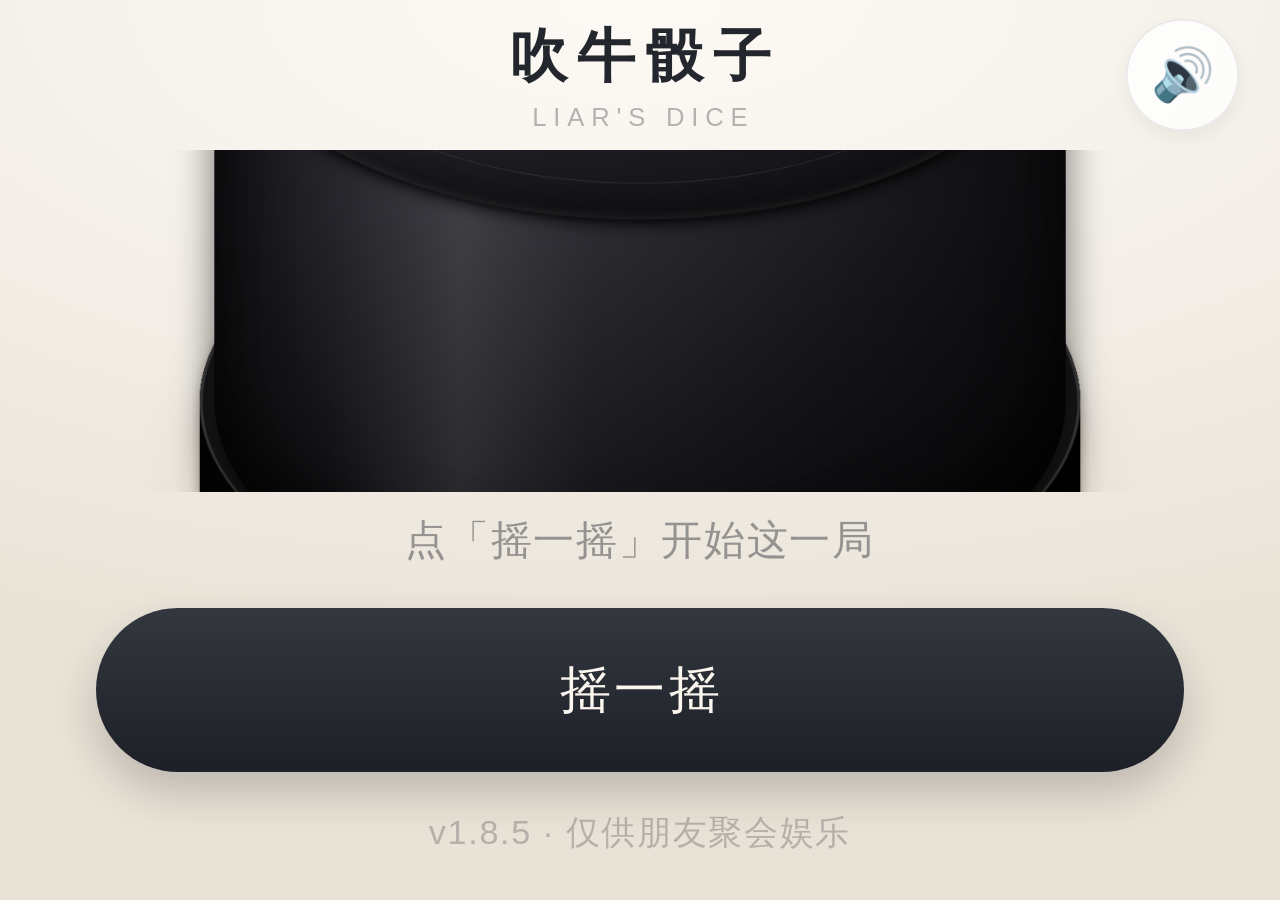
<file: app/src/main/assets/www/index.html>
<!DOCTYPE html>
<html lang="zh-CN">
<head>
<meta charset="utf-8">
<meta name="viewport" content="width=device-width, initial-scale=1, viewport-fit=cover, maximum-scale=1, user-scalable=no">
<meta name="theme-color" content="#f4f0e9">
<meta name="apple-mobile-web-app-capable" content="yes">
<meta name="apple-mobile-web-app-title" content="吹牛骰子">
<meta name="mobile-web-app-capable" content="yes">
<meta name="format-detection" content="telephone=no">
<title>吹牛骰子</title>
<meta name="apple-mobile-web-app-status-bar-style" content="default">
<link rel="manifest" href="manifest.webmanifest">
<!-- iOS「添加到主屏幕」用的图标：没有它 iPhone 桌面会显示网页截图 -->
<link rel="apple-touch-icon" href="apple-touch-icon.png">
<link rel="icon" type="image/png" href="icon-192.png">
<link rel="stylesheet" href="app.css">
</head>
<body>

<div class="page">

  <!-- 顶部：标题（长按 1.2 秒 = 隐藏入口） -->
  <div class="nav">
    <div class="nav-title" id="titleBtn">
      <span class="t1">吹牛骰子</span>
      <span class="t2">LIAR'S DICE</span>
    </div>
    <div class="sound-btn" id="soundBtn"><span class="sound-ic" id="soundIc">🔊</span></div>
  </div>

  <!-- 骰盅舞台 -->
  <div class="stage-wrap">
    <div class="stage" id="stage">
      <div class="table-ring"></div>

      <div class="cup-rig" id="cupRig">
        <div class="cup-body"></div>
        <div class="cup-mouth"><div class="mouth-rim"></div></div>
        <div class="dice-layer" id="diceLayer"></div>
        <div class="cup-rim"></div>

        <div class="lid-holder" id="lidHolder">
          <div class="lid">
            <div class="lid-side"></div>
            <div class="lid-top">
              <div class="lid-ring"></div>
              <div class="lid-gloss"></div>
            </div>
            <div class="knob"><div class="knob-hole"></div></div>
          </div>
        </div>
      </div>

      <div class="lock-tag" id="lockTag" style="display:none">已锁定</div>
    </div>

    <!-- 隐藏入口：点骰盅下方的空白桌面（没任何视觉提示） -->
    <div class="hot-zone" id="hotZone"></div>
  </div>

  <!-- 底部操作区 -->
  <div class="controls">
    <div class="hint" id="hint">点「摇一摇」开始这一局</div>
    <div class="btn-row" id="btnRow"></div>
    <div class="foot">v1.8.5 · 仅供朋友聚会娱乐</div>
  </div>


  <!-- 隐藏面板：长按标题打开 -->
  <div class="mask" id="mask" style="display:none">
    <div class="sheet" id="sheet">
      <span class="sheet-title">点数设置</span>
      <span class="sheet-sub">仅本机生效 · 点了只装填，摇一摇才生效 · 仅一次</span>

      <div class="force-state" id="forceState">
        <div class="fs-dot"></div>
        <span class="fs-text" id="fsText"></span>
      </div>

      <div class="quick">
        <div class="quick-head">
          <span class="quick-title">一键豹子</span>
          <span class="quick-tip">点一下随机一个 · 摇一摇生效</span>
        </div>
        <div id="lionRow"></div>
        <div class="quick-row" id="straightRow"></div>
      </div>

      <div class="tapbox">
        <div class="tapbox-head">
          <div class="tapbox-text">
            <span class="tapbox-title">开盖后点骰改点</span>
            <span class="tapbox-sub">掀开后连点两下同一颗骰子，点数 +1 · 长期有效</span>
          </div>
          <label class="sw"><input type="checkbox" id="swTapEdit"><span class="track"></span></label>
        </div>
      </div>

      <div class="tapbox">
        <div class="tapbox-head">
          <div class="tapbox-text">
            <span class="tapbox-title">骰盅下方隐形区</span>
            <span class="tapbox-sub">开启后，点骰盅下方左 / 中 / 右三格才有效 · 默认关闭</span>
          </div>
          <label class="sw"><input type="checkbox" id="swHotZone"><span class="track"></span></label>
        </div>
      </div>

      <div class="switch-row">
        <span>音效</span>
        <label class="sw"><input type="checkbox" id="swSound"><span class="track"></span></label>
      </div>

      <button class="btn primary sheet-btn" id="panelDone">完成</button>
    </div>
  </div>

</div>

<div class="toast" id="toast"></div>

<script src="app.js"></script>
</body>
</html>
</file>
<file: app/src/clean/assets/www/app.css>
/* 由 pages/index/index.wxss 自动转换生成：rpx -> vw（1rpx = 100/750vw） */
/* 全局兜底：凡是带了 hidden 属性的元素一律不显示（2026-11-14）。
   .ng-rank / .rn-mask / .me-tag / .f3-handoff 都踩过同一个坑：元素自己写了
   display:flex，就把浏览器默认那条 [hidden] 规则压掉了，el.hidden = true 等于没写。
   七个 css 里陆续补了 66 条局部规则，还是防不胜防 —— 这一条放全站最前面一劳永逸，
   旧的局部补丁留着不冲突，以后可以慢慢删。 */
[hidden] { display: none !important; }

/* ---------------- 主题令牌（2026-11-14） ----------------
   七个样式表以前各写各的色值：光米色就有五种、深灰六种、金色八种。
   这一层把最常用的几个收成变量，后面换配色 / 加夜间模式只改这里一处。
   每个默认值都等于原来的字面量，所以这一轮替换不改变任何一像素观感。
   渐层和带透明度的 rgba 保持原样 —— 那些是按光源方向单独调过的。 */
:root {
  --ink:        #23262d;
  --ink-2:      #3a3f49;
  --paper:      #fbf7ef;
  --bg-2:       #f4f0e9;
  --gold:       #f0c982;
  --gold-mid:   #c9922a;
  --gold-2:     #b5893f;
  --gold-deep:  #8a5f18;
  --green:      #2f6344;
  --r-card:     5.3333vw;
  --r-pill:     999px;
  --r-sm:       3.2vw;
  --sh-card:    0 2.1333vw 4.8vw rgba(35, 38, 45, 0.10);
  --sh-line:    inset 0 0 0 0.1333vw rgba(35, 38, 45, 0.06);
  --t-fast:     0.16s;
  --t-mid:      0.24s;
  --t-slow:     0.32s;
  --ease:       cubic-bezier(0.22, 0.61, 0.36, 1);
  /* 三张玩法卡各认一个色，作用在 .play-card 上，色条 / 图标底 / 短横线共用 */
  --play-liar:  #3c3a44;
  --play-350:   #2f6344;
  --play-find:  #a8622c;
}
* { box-sizing: border-box; -webkit-tap-highlight-color: transparent; }
html, body { margin: 0; padding: 0; width: 100%; height: 100%; overflow: hidden; }
body {
  font-family: -apple-system, BlinkMacSystemFont, "PingFang SC", "Hiragino Sans GB",
    "Microsoft YaHei", "Noto Sans CJK SC", sans-serif;
  -webkit-font-smoothing: antialiased;
  overscroll-behavior: none;
  user-select: none;
  -webkit-user-select: none;
  /* 整个 App 不滚动，也不需要缩放：全局关掉浏览器的滚动手势判定。
     留着 auto/manipulation 的话，手指从骰盅下方起滑时浏览器会先把它
     判成滚动，然后发 touchcancel —— 表现就是「滑一点就卡住」。
     点按不受影响，按钮照常能点。 */
  touch-action: manipulation;
}
/* 小程序 view/text 的默认盒模型 */
div { display: block; }
span { display: inline; }
img { display: block; }

/* 按钮复位（不碰字号，让 .btn 自己说了算） */
button {
  border: 0; padding: 0; margin: 0; background: none; color: inherit;
  font-family: inherit; -webkit-appearance: none; appearance: none;
  cursor: pointer; outline: none;
}
button[disabled] { opacity: 1; }

/* 状态栏高度用 safe-area，代替小程序的 padding-top: {{topPad}}px */
/* 状态栏高度用 safe-area，代替小程序的 padding-top: {{topPad}}px。
   高度用 dvh / 100%：100vh 在手机浏览器里含「工具栏占的那块」，
   页面会比实际可视区高，底部按钮就被顶到工具栏后面（华为浏览器实测）。 */
.page {
  height: 100%;
  height: 100dvh;
  padding-top: env(safe-area-inset-top);
}

/* 按下反馈（代替 hover-class="btn-press" / "sound-btn-press"） */
.btn:active { opacity: 0.86; transform: scale(0.985); }
.sound-btn:active { transform: scale(0.9); }
.die-slot { cursor: default; }

.page {
  position: relative;
  box-sizing: border-box;
  display: flex;
  flex-direction: column;
  overflow: hidden;
  background: radial-gradient(120% 78% at 50% 0%, #fdfaf5 0%, var(--bg-2) 46%, #e9e2d6 100%);
}

/* ---------------- 顶部标题 ---------------- */

.nav {
  height: 11.7333vw;
  display: flex;
  align-items: center;
  justify-content: center;
  position: relative;
  /* 8 而不是 6：下拉的透明遮罩挂在这里面，得压过同样 6 的 .controls，
     否则面板开着还能点到底下的「摇一摇」 */
  z-index: 8;
}

.nav-title {
  display: flex;
  flex-direction: column;
  align-items: center;
  padding: 0.8vw 5.3333vw;
}

.t1 {
  font-size: 4.5333vw;
  font-weight: 600;
  letter-spacing: 0.8vw;
  color: var(--ink);
  text-indent: 0.8vw;
}

.t2 {
  margin-top: 0.5333vw;
  font-size: 2vw;
  letter-spacing: 0.5333vw;
  color: rgba(35, 38, 45, 0.32);
  text-indent: 0.5333vw;
}

/* 左上角的返回箭头：二级页面统一用它。
   比在底部摆一条「← 返回」省地方，也更符合「往后退」的直觉 */
.nav-back {
  position: absolute;
  left: 3.2vw;
  top: 50%;
  width: 8.8vw;
  height: 8.8vw;
  margin: -4.4vw 0 0;
  padding: 0;
  border: 0;
  border-radius: 50%;
  display: flex;
  align-items: center;
  justify-content: center;
  background: rgba(255, 255, 255, 0.8);
  box-shadow: inset 0 0 0 0.1333vw rgba(35, 38, 45, 0.09),
              0 0.5333vw 1.3333vw rgba(35, 38, 45, 0.06);
  color: var(--ink);
  z-index: 7;
  -webkit-tap-highlight-color: transparent;
  transition: transform 0.16s ease, opacity 0.16s ease;
}
.nav-back:active { transform: scale(0.9); opacity: 0.86; }
.nav-back svg {
  width: 4.8vw;
  height: 4.8vw;
  display: block;
  /* 描边不随缩放变形：跟着 viewBox 走，箭头任何尺寸都一个粗细观感 */
  fill: none;
  stroke: currentColor;
  stroke-width: 2.2;
  stroke-linecap: round;
  stroke-linejoin: round;
}
/* 选玩法页没有顶栏，箭头直接贴在标题上方 */
.page-solo .nav-back { top: 3.2vw; margin-top: 0; }

.sound-btn {
  position: absolute;
  /* 往右挪一格，把左上角让给返回箭头 */
  left: 13.6vw;
  top: 50%;
  width: 8.8vw;
  height: 8.8vw;
  margin-top: -4.4vw;
  border-radius: 50%;
  display: flex;
  align-items: center;
  justify-content: center;
  background: rgba(255, 255, 255, 0.8);
  box-shadow: inset 0 0 0 0.1333vw rgba(35, 38, 45, 0.09), 0 0.5333vw 1.3333vw rgba(35, 38, 45, 0.06);
  transition: opacity 0.2s ease;
  z-index: 7;
}

.sound-btn.off {
  opacity: 0.4;
  background: rgba(255, 255, 255, 0.55);
}

.sound-btn-press {
  transform: scale(0.9);
}

.sound-ic {
  font-size: 4vw;
  line-height: 1;
}

/* 骰子数量：标题右侧的小胶囊，和左边的音效按钮对称 */
.count-btn {
  position: absolute;
  right: 3.2vw;
  top: 50%;
  transform: translateY(-50%);
  height: 8.8vw;
  padding: 0 3.2vw 0 3.4vw;
  border-radius: 4.4vw;
  display: flex;
  align-items: center;
  gap: 1.4vw;
  background: rgba(255, 255, 255, 0.8);
  box-shadow: inset 0 0 0 0.1333vw rgba(35, 38, 45, 0.09), 0 0.5333vw 1.3333vw rgba(35, 38, 45, 0.06);
  font-size: 2.9333vw;
  font-weight: 500;
  letter-spacing: 0.4vw;
  color: var(--ink);
  z-index: 7;
  transition: transform 0.16s ease;
}

.count-btn:active {
  transform: translateY(-50%) scale(0.94);
}

.count-caret {
  display: block;
  width: 0;
  height: 0;
  border-left: 1.1vw solid transparent;
  border-right: 1.1vw solid transparent;
  border-top: 1.2vw solid rgba(35, 38, 45, 0.42);
  transition: transform 0.16s ease;
}

/* 展开时箭头翻个面，一眼看出「再点一下收起来」 */
.count-btn.on .count-caret {
  transform: rotate(180deg);
}

/* ---------------- 桌面 / 骰盅舞台 ---------------- */

.stage-wrap {
  position: relative;
  flex: 1;
  display: flex;
  align-items: center;
  justify-content: center;
  min-height: 0;
  /* 裁切边放在标题下方：盖子往上抬时，有整块舞台上方余量可用，
     不会刚抬起来就被舞台顶边切平 */
  overflow: hidden;
}

.stage {
  position: relative;
  /* 拖拽掀盖自己处理，别让浏览器拿去做滚动判定 */
  touch-action: none;
  width: 80vw;
  height: 101.3333vw;
  /* 留出四周余量，别顶到屏幕边 */
  transform: scale(0.86);
  transform-origin: 50% 50%;
}

.table-ring {
  position: absolute;
  left: 50%;
  bottom: -1.0667vw;
  width: 80vw;
  height: 17.3333vw;
  margin-left: -40vw;
  border-radius: 50%;
  background: radial-gradient(closest-side, rgba(96, 74, 46, 0.2) 0%, rgba(96, 74, 46, 0.09) 46%, rgba(96, 74, 46, 0) 100%);
}

.cup-rig {
  position: absolute;
  left: 0;
  top: 0;
  width: 80vw;
  height: 98.6667vw;
  /* 留给盖子做位移/淡出的独立层 */
  will-change: transform;
}

/* ---------------- 盅身（立体：侧壁 + 收口） ---------------- */

.cup-body {
  position: absolute;
  left: 0;
  top: 37.3333vw;
  width: 80vw;
  height: 61.3333vw;
  border-radius: 40vw / 20.6667vw;
  background: linear-gradient(90deg, rgba(0, 0, 0, 0.7) 0%, rgba(255, 255, 255, 0.06) 18%,
      rgba(255, 255, 255, 0.1) 30%, rgba(255, 255, 255, 0) 50%, rgba(0, 0, 0, 0.55) 82%,
      rgba(0, 0, 0, 0.85) 100%),
    linear-gradient(180deg, #232324 0%, #161617 24%, #0b0b0c 60%, #030303 100%);
  box-shadow: 0 0.5333vw 0.8vw rgba(46, 34, 20, 0.3), 0 1.6vw 2.4vw rgba(46, 34, 20, 0.16),
    0 4vw 5.8667vw rgba(46, 34, 20, 0.1),
    inset 0 7.4667vw 8vw rgba(0, 0, 0, 0.92), inset 0 -2.4vw 4vw rgba(0, 0, 0, 0.3),
    inset 0 -5.3333vw 3.4667vw rgba(255, 255, 255, 0.05);
}

.cup-mouth {
  position: absolute;
  left: 0;
  top: 37.3333vw;
  width: 80vw;
  height: 41.3333vw;
  border-radius: 50%;
  background: radial-gradient(74% 62% at 50% 38%, var(--green) 0%, #1f4733 32%, #132b1d 64%, #07120b 100%);
  box-shadow: inset 0 2.1333vw 4vw rgba(0, 0, 0, 0.6), inset 0 -1.8667vw 3.4667vw rgba(40, 90, 60, 0.28);
  transition: box-shadow 0.32s ease;
}

.mouth-rim {
  position: absolute;
  left: 0;
  top: 0;
  width: 100%;
  height: 100%;
  border-radius: 50%;
  box-shadow: inset 0 0 0 0.2667vw rgba(255, 255, 255, 0.07), inset 0 0 0 1.6vw rgba(0, 0, 0, 0.2);
}

.stage.locked .cup-mouth {
  box-shadow: inset 0 0 0 0.6667vw rgba(198, 160, 86, 0.5), inset 0 1.8667vw 4vw rgba(0, 0, 0, 0.72),
    inset 0 -1.6vw 3.2vw rgba(120, 132, 152, 0.13);
}

.stage.shaking .table-ring {
  animation: ringPulse 1.6s ease-out both;
}

@keyframes ringPulse {
  0% { transform: scale(1); opacity: 0.9; }
  45% { transform: scale(1.04); opacity: 1; }
  100% { transform: scale(1); opacity: 0.9; }
}

/* ---------------- 骰子 ---------------- */

.dice-layer {
  position: absolute;
  left: 0;
  top: 37.3333vw;
  width: 80vw;
  height: 41.3333vw;
  z-index: 3;
}

.die-slot {
  position: absolute;
  /* 骰子边长。5 颗时是 13.3333vw（=100rpx，原来写死的大小），
     数量多了由 app.js 按档位改小，骰子上的圆角、投影、点数全部按它派生。 */
  --ds: 13.3333vw;
  width: var(--ds);
  height: var(--ds);
}

.die {
  width: 100%;
  height: 100%;
  border-radius: calc(var(--ds) * 0.29);
  position: relative;
  opacity: 0;
  background: linear-gradient(152deg, #ffffff 0%, #fdfcf8 42%, #f6f0e4 82%, #efe6d4 100%);
  /* 0.05 倍边长实心偏移 = 骰子侧面厚度；后两条是投影与内倒角 */
  box-shadow: 0 calc(var(--ds) * 0.05) 0 #cdbb9a,
    0 calc(var(--ds) * 0.07) calc(var(--ds) * 0.03) rgba(90, 70, 45, 0.35),
    0 calc(var(--ds) * 0.15) calc(var(--ds) * 0.2) rgba(0, 0, 0, 0.52),
    inset 0 calc(var(--ds) * 0.04) calc(var(--ds) * 0.06) rgba(255, 255, 255, 0.95),
    inset 0 calc(var(--ds) * -0.05) calc(var(--ds) * 0.08) rgba(158, 136, 102, 0.3);
}

.die.in {
  animation: dieIn 0.46s cubic-bezier(0.18, 0.9, 0.3, 1.16) both;
}

@keyframes dieIn {
  from {
    opacity: 0;
    transform: scale(0.82) translateY(-1.8667vw);
  }
  to {
    opacity: 1;
    transform: scale(1) translateY(0);
  }
}

.pip {
  position: absolute;
  width: calc(var(--ds) * 0.18);
  height: calc(var(--ds) * 0.18);
  margin: calc(var(--ds) * -0.09) 0 0 calc(var(--ds) * -0.09);
  border-radius: 50%;
  background: radial-gradient(circle at 42% 32%, #3a7ddd 0%, #1a56c4 62%, #0f3f96 100%);
  box-shadow: inset 0 calc(var(--ds) * 0.02) calc(var(--ds) * 0.03) rgba(0, 20, 70, 0.55),
    inset 0 calc(var(--ds) * -0.01) calc(var(--ds) * 0.01) rgba(255, 255, 255, 0.3),
    0 calc(var(--ds) * 0.01) 0 rgba(255, 255, 255, 0.55);
}

/* 传统骰子：一点、四点是红点 */
.pip.red {
  background: radial-gradient(circle at 42% 32%, #f0574a 0%, #d5312a 62%, #a8201c 100%);
  box-shadow: inset 0 calc(var(--ds) * 0.02) calc(var(--ds) * 0.03) rgba(80, 8, 4, 0.5),
    inset 0 calc(var(--ds) * -0.01) calc(var(--ds) * 0.01) rgba(255, 255, 255, 0.3),
    0 calc(var(--ds) * 0.01) 0 rgba(255, 255, 255, 0.55);
}

/* 一点单独放大 */
.pip.big {
  width: calc(var(--ds) * 0.28);
  height: calc(var(--ds) * 0.28);
  margin: calc(var(--ds) * -0.14) 0 0 calc(var(--ds) * -0.14);
}

.cup-rim {
  position: absolute;
  left: 0;
  top: 37.3333vw;
  width: 80vw;
  height: 41.3333vw;
  border-radius: 50%;
  z-index: 3;
  /* 纯装饰层，别挡住骰子的点击（点骰改点要用） */
  pointer-events: none;
  box-shadow: inset 0 0 0 0.2667vw rgba(255, 255, 255, 0.16), inset 0 0 0 3.2vw #171718,
    inset 0 0 0 3.6vw rgba(0, 0, 0, 0.75);
}

/* ---------------- 盖子 ---------------- */

.lid-holder {
  position: absolute;
  left: 0;
  top: 0;
  width: 80vw;
  height: 78.6667vw;
  z-index: 4;
  /* 盖子只做垂直平移：它是 CSS 画的 2D 贴图，套 3D 透视旋转会投成梯形、
     顶面椭圆拉成菱形尖角（v1.24.13 翻车，v1.24.14 已撤）。
     transform 由 app.js / liarnet.js 写在行内，这里留着 origin 只为将来换真 3D 素材 */
  transform-origin: 50% 100%;
  /* 盖子只是画面，不参与点击 */
  pointer-events: none;
  backface-visibility: hidden;
  will-change: transform;
}

.lid {
  position: absolute;
  left: 0;
  top: 0;
  width: 80vw;
  height: 78.6667vw;
}

/* 盖子的侧壁：柱体。垂直半径锁死 = 顶面椭圆半径(178)，
   这样上下弧线曲率和顶面一致，露出的 20vw 才是直的柱面，不会变成喇叭口 */
.lid-side {
  position: absolute;
  left: 1.3333vw;
  top: 0;
  width: 77.3333vw;
  height: 78.6667vw;
  border-radius: 38.6667vw / 20.6667vw;
  background: linear-gradient(90deg, rgba(0, 0, 0, 0.62) 0%, rgba(0, 0, 0, 0.14) 13%,
      rgba(255, 255, 255, 0.1) 29%, rgba(255, 255, 255, 0.02) 44%, rgba(0, 0, 0, 0.3) 72%,
      rgba(0, 0, 0, 0.72) 100%),
    linear-gradient(180deg, #35353a 0%, #292930 52%, #16161a 80%, #040405 100%);
  box-shadow: 0 2.6667vw 3.4667vw rgba(0, 0, 0, 0.55), inset 0 -4.5333vw 6.1333vw rgba(0, 0, 0, 0.62);
}

.lid-top {
  position: absolute;
  left: 1.3333vw;
  top: 0;
  width: 77.3333vw;
  height: 41.3333vw;
  border-radius: 50%;
  /* 顶面要「平」：用线性渐变 + 一道左上高光弧，不要整块放射渐变（会长成蛋糕） */
  background: radial-gradient(46% 40% at 30% 22%, rgba(255, 255, 255, 0.14) 0%, rgba(255, 255, 255, 0) 68%),
    linear-gradient(158deg, #3b3b40 0%, #2b2b30 34%, #1c1c20 68%, #101013 100%);
  box-shadow: inset 0 0.4vw 1.3333vw rgba(255, 255, 255, 0.2), inset 0 -1.8667vw 3.7333vw rgba(0, 0, 0, 0.42),
    0 0.6667vw 1.3333vw rgba(0, 0, 0, 0.62), 0 0.2667vw 0.4vw rgba(0, 0, 0, 0.5),
    0 0 0 0.1333vw rgba(255, 255, 255, 0.1);
}

.lid-ring {
  position: absolute;
  left: 5.3333vw;
  top: 3.2vw;
  right: 5.3333vw;
  bottom: 3.2vw;
  border-radius: 50%;
  border: 0.1333vw solid rgba(255, 255, 255, 0.1);
}

.lid-gloss {
  position: absolute;
  left: 13%;
  top: 5%;
  width: 54%;
  height: 34%;
  border-radius: 50%;
  transform: rotate(-15deg);
  background: radial-gradient(ellipse at 42% 42%, rgba(255, 255, 255, 0.2) 0%, rgba(255, 255, 255, 0.06) 44%, rgba(255, 255, 255, 0) 74%);
}

.knob {
  position: absolute;
  left: 50%;
  top: 20.6667vw;
  width: 14.9333vw;
  height: 10.1333vw;
  margin: -4.9333vw 0 0 -7.2vw;
  border-radius: 50%;
  background: radial-gradient(circle at 34% 22%, #fdf1d2 0%, #e3c78d 34%, #b9934e 70%, #87682f 100%);
  box-shadow: 0 1.6vw 2.4vw rgba(0, 0, 0, 0.45), inset 0 0.4vw 0.6667vw rgba(255, 255, 255, 0.7),
    inset 0 -0.6667vw 1.2vw rgba(0, 0, 0, 0.28);
}

.knob-hole {
  position: absolute;
  left: 50%;
  top: 50%;
  width: 5.6vw;
  height: 3.7333vw;
  margin: -1.8667vw 0 0 -2.8vw;
  border-radius: 50%;
  background: radial-gradient(circle at 40% 32%, #7d6128, #291f11 80%);
  box-shadow: inset 0 0.2667vw 0.5333vw rgba(0, 0, 0, 0.75), 0 0.1333vw 0 rgba(255, 255, 255, 0.3);
}

.cup-rig.shaking {
  animation: cupShake 1.6s cubic-bezier(0.36, 0.07, 0.19, 0.97) both;
}

@keyframes cupShake {
  0% { transform: translate3d(0, 0, 0) rotate(0deg) scale(1); }
  9% { transform: translate3d(-1.6vw, -2.6667vw, 0) rotate(-5deg) scale(1.012); }
  20% { transform: translate3d(1.8667vw, -0.8vw, 0) rotate(5deg) scale(1.016); }
  32% { transform: translate3d(-1.3333vw, -2.9333vw, 0) rotate(-4deg) scale(1.012); }
  44% { transform: translate3d(1.6vw, -1.0667vw, 0) rotate(4deg) scale(1.01); }
  56% { transform: translate3d(-1.0667vw, -2.1333vw, 0) rotate(-3deg) scale(1.006); }
  68% { transform: translate3d(0.9333vw, -0.8vw, 0) rotate(2deg) scale(1.004); }
  80% { transform: translate3d(-0.5333vw, -1.3333vw, 0) rotate(-1.5deg) scale(1.002); }
  90% { transform: translate3d(0.4vw, -0.4vw, 0) rotate(1deg) scale(1); }
  100% { transform: translate3d(0, 0, 0) rotate(0deg) scale(1); }
}

.lock-tag {
  position: absolute;
  left: 50%;
  bottom: -0.2667vw;
  transform: translateX(-50%);
  z-index: 5;
  padding: 1.0667vw 3.4667vw;
  border-radius: 133.2vw;
  font-size: 2.9333vw;
  letter-spacing: 0.4vw;
  text-indent: 0.4vw;
  color: #7a5a1e;
  background: linear-gradient(180deg, #f8e8c2, #e5c882);
  box-shadow: 0 1.0667vw 2.1333vw rgba(150, 112, 40, 0.26);
  animation: tagIn 0.28s cubic-bezier(0.2, 0.86, 0.24, 1) both;
}

@keyframes tagIn {
  from { opacity: 0; transform: translateX(-50%) translateY(1.0667vw); }
  to { opacity: 1; transform: translateX(-50%) translateY(0); }
}

/* ---------------- 底部操作区 ---------------- */

.controls {
  padding: 1.0667vw 7.4667vw calc(3.4667vw + env(safe-area-inset-bottom));
  z-index: 6;
}

.hint {
  height: 5.3333vw;
  line-height: 5.3333vw;
  margin-bottom: 2.6667vw;
  text-align: center;
  font-size: 3.2vw;
  letter-spacing: 0.1333vw;
  color: rgba(35, 38, 45, 0.44);
}

/* 开盖摇出豹子 / 顺子：这一行变色加粗，其余时候是普通灰字 */
.hint.face-lion {
  color: var(--gold-mid);
  font-weight: 700;
  letter-spacing: 0.5333vw;
}

.hint.face-straight {
  color: #1a56c4;
  font-weight: 700;
  letter-spacing: 0.5333vw;
}

.btn-row {
  display: flex;
  justify-content: flex-end;
  margin: 0 -1.3333vw;
}

/* 最右一格固定宽度：不管这一行是 2 个还是 3 个按钮，
   「开盖 / 合上」永远落在同一个位置 —— 点完开盖，收手再点就是合上。
   只留一个按钮时（摇骰中…）仍旧铺满整行，不然孤零零缩在右边很怪。 */
.btn-row .btn:last-child:nth-child(n+2) {
  flex: 0 0 37vw;
}

/* 锁定态那三个按钮：右边钉死，左边按字数分宽度，
   两个字的不至于空一大块，四个字的不至于挤成一团。 */
.btn-row .btn.slim {
  flex: 0.85 1 0;
}
.btn-row .btn.wide {
  flex: 1.15 1 0;
}

.btn {
  flex: 1 1 0;
  width: auto;
  margin: 0 1.3333vw;
  height: 12.8vw;
  line-height: 12.8vw;
  border-radius: 6.4vw;
  font-size: 4vw;
  font-weight: 500;
  letter-spacing: 0.2667vw;
  text-indent: 0.2667vw;
  text-align: center;
}

.btn.primary {
  background: linear-gradient(180deg, #33373f, #1d2027);
  color: var(--paper);
  box-shadow: 0 1.6vw 3.2vw rgba(35, 38, 45, 0.22);
}

.btn.ghost {
  background: rgba(255, 255, 255, 0.72);
  color: var(--ink-2);
  box-shadow: inset 0 0 0 0.1333vw rgba(35, 38, 45, 0.12);
}

.btn.is-off {
  background: #bcb6ab;
  color: rgba(255, 255, 255, 0.9);
  box-shadow: none;
}

.btn-press {
  opacity: 0.86;
  transform: scale(0.985);
}

.foot {
  margin-top: 2.9333vw;
  text-align: center;
  font-size: 2.6667vw;
  letter-spacing: 0.1333vw;
  color: rgba(35, 38, 45, 0.26);
}

/* 每页底部的版本号：只是让人报版本用的记号，不该抢走视线。
   比 .foot 再收一档；tabular-nums 让 v1.10.9 → v1.10.18 位数变化时左右不跳。 */
.page-ver {
  flex: 0 0 auto;
  font-size: 2.4vw;
  letter-spacing: 0.2667vw;
  color: rgba(35, 38, 45, 0.26);
  font-variant-numeric: tabular-nums;
}

/* ---------------- H5 补充：轻提示（代替 wx.showToast） ---------------- */

.toast {
  position: fixed;
  left: 50%;
  top: 42%;
  transform: translate(-50%, -50%);
  z-index: 60;
  max-width: 70vw;
  padding: 2.13vw 4vw;
  border-radius: 2.13vw;
  font-size: 3.73vw;
  line-height: 1.5;
  color: #fff;
  text-align: center;
  background: rgba(28, 26, 22, 0.82);
  opacity: 0;
  pointer-events: none;
  transition: opacity 0.16s ease;
}
.toast.show { opacity: 1; }

/* ---------------- 踢人投票浮卡（三套联机玩法共用） ----------------

   为什么要它：投票状态一直只活在「桌上的人」那个弹层里（或者吹牛的摊牌左列）。
   不打开它，别人发起投票你根本不知道 —— 等 45 秒作废了才发觉「刚才有人要请人走」。

   位置：左边那条空白。三套牌桌的中间都被座位圈 / 骰盘 / 骰盅占着，
   只有左侧留得下人；具体 top 各页在下面几条「页级覆盖」里定
   （`.page-netgame` / `.page-findnet` / `.lr-table`，每个牌桌的空白高度不一样，
   写一份通用的必然压到东西）。这些数是用 `_real/_probe_votecard_many.py`
   把卡矩形和桌上每块内容矩形求交、再逐 0.5% 扫一遍空档扫出来的，别凭眼睛改。
   矮屏（max-height:700px）另有一档，正常屏的百分比在扁屏上不成立。

   **pointer-events:none 是硬要求**：这张卡只是通知，绝不能接手指。
   桌面上的盅、骰子、座位都得照样能点
   （用户 2026-11-12：「这个小卡片不能影响桌面的操作」）。
   要投票还是走原来的入口：350 / 找朋友点「桌上的人」，吹牛点座位上的名字。

   45 秒是服务端 kickLeft() 定的。本地按「这条回包说还剩多少」自己倒计时，
   每 200ms 刷一次，到 0 就收 —— 不能等服务端再发一条，因为没人动手的时候
   服务端根本不会推消息（pruneKick 也要等下一次动作才清）。 */
.vcard {
  position: absolute;
  left: 3.8vw;
  top: var(--vc-top, 33%);
  width: 50vw;
  max-width: 208px;
  box-sizing: border-box;
  display: flex;
  align-items: stretch;
  padding: 0;
  border-radius: 3.2vw;
  background: rgba(255, 252, 246, 0.95);
  box-shadow: 0 1.4vw 3.6vw rgba(40, 30, 16, 0.16), 0 0 0 1px rgba(40, 30, 16, 0.07);
  z-index: 7;
  /* 只有这一条能让它「不影响桌面操作」，别改成 auto */
  pointer-events: none;
  animation: vcIn 0.24s cubic-bezier(0.2, 0.8, 0.3, 1);
}
.vcard[hidden] { display: none; }

/* 左边那块文字。padding 从 .vcard 挪到这里，右边只留一点点 ——
   右边缘让给那颗「同意」竖条，不然吹牛那种窄卡上的标题要换行。 */
.vcard-body {
  flex: 1 1 auto;
  min-width: 0;
  padding: 2.4vw 1.4vw 2.2vw 3vw;
}

@keyframes vcIn {
  from { opacity: 0; transform: translateX(-5vw); }
  to   { opacity: 1; transform: translateX(0); }
}

.vcard-t {
  font-size: 3.1vw;
  line-height: 1.35;
  color: var(--ink);
}
.vcard-t b { font-weight: 700; color: #b8382e; }

/* 标题下面那一行 */
.vcard-s {
  margin-top: 0.9vw;
  font-size: 2.7vw;
  line-height: 1.35;
  color: rgba(35, 38, 45, 0.52);
}

/* 卡片上**唯一**接手指的东西：右边这一条竖着的「同意」。
   卡片本体是 pointer-events:none，只这一条放开 —— 用户 2026-11-12
   问「没有直接可以同意的按钮吗」，但前面那句「不能影响桌面操作」不能破，
   所以走的是「指针只在按钮上生效」这条：点卡片其他地方照样落到桌面上。

   为什么做成竖条而不是底下加一行按钮：卡片的落脚空档本来就窄
   （矮屏上只有 44px 高的一条），横着加一行会让整张卡长高十几像素，
   又得重新找位置；竖条是把卡片的**右边缘**让出来，高度一点没变，
   而且整张卡多高它就有多高，手指更好点。 */
.vcard-ok {
  flex: 0 0 auto;
  width: 12vw;
  max-width: 50px;
  border: 0;
  border-radius: 0 3.2vw 3.2vw 0;
  background: #b8382e;
  color: #fff;
  font-family: inherit;
  font-size: 2.6vw;
  font-weight: 600;
  line-height: 1.15;
  letter-spacing: 0.06em;
  pointer-events: auto;
  cursor: pointer;
  -webkit-tap-highlight-color: transparent;
  -webkit-user-select: none;
  user-select: none;
}
.vcard-ok[hidden] { display: none; }
.vcard-ok:active { background: #9d2f26; }
/* 已经投过：这一条留着、只是按不动了（写「已同意」）——
   直接收掉会让左边的文字宽度跳一下，看着像换了张卡 */
.vcard-ok[disabled] {
  background: rgba(35, 38, 45, 0.08);
  color: rgba(35, 38, 45, 0.45);
  cursor: default;
}

/* 剩下的时间：条子从满走到空。比数字更直观 —— 眼睛扫一下就知道还剩多少 */
.vcard-bar {
  margin-top: 1.8vw;
  height: 1vw;
  border-radius: 0.5vw;
  background: rgba(35, 38, 45, 0.1);
  overflow: hidden;
}
.vcard-bar i {
  display: block;
  height: 100%;
  width: 100%;
  border-radius: inherit;
  background: #c8553d;
  transition: width 0.25s linear;
}

/* 三张牌桌各让出一个位置。数字全是量出来的，不是目测 ——
   工具是 _real/_probe_votecard_many.py（第三个参数写 rects 只打矩形，写 sweep
   就每 0.5% 扫一遍空档）+ _real/_shot_votecard.py（出图人眼复核）。
   改之前先重跑，别凭眼睛挪。下面这一组是**标准屏（>820）**：

     · 350   —— 钉在**底边**。名字条会随人数换行、把骰盘往下顶，分数上面
                那一条反而永远空着，钉底比钉 top 稳；
     · 找朋友 —— **左上**，圆环上方那条横带（65~136，卡 63 高 → 只能落在
                8.0%~8.6%，取 8.3%）；
     · 吹牛  —— 也是**左上**，取 8%。宽度同时放到 44vw：「同意」竖条占了
                右边缘，太窄标题会折行。 */
.page-netgame .vcard { top: auto; bottom: 26%; }
.page-findnet .vcard { --vc-top: 8.3%; }
.lr-table .vcard { --vc-top: 8%; width: 44vw; }
/* 吹牛这张不要那条进度条：它得挤在「第 N 局」那行和顶座位卡之间 ——
   标准屏那条带子只有 58px，667 上只有 43px，带进度条就顶出去了。
   秒数本来就写在第二行，条子只是好看。 */
.lr-table .vcard-bar { display: none; }

/* 吹牛摊牌那一屏（.lr-table.rev）左列就是名字、本来就能直接点人请走，
   这张卡再杵在那儿只会盖住名字。 */
.lr-table.rev .vcard { display: none; }

/* 矮屏 / 中间高度（667 ~ 820）牌桌整体压扁，上面那几个百分比一律不成立 ——
   实测标准屏的 26% 会切到 350 的「0 本回合」，找朋友 / 吹牛放在左上那条带子
   也会随屏高变矮被座位环顶穿（780 起就压座位，720 上压 35px）。
   这条上界原先写的 700 只覆盖了 iPhone SE，701~820 这段是漏的，一并收进来。
   矮屏另给一组，卡片统一缩一号（字号各降一档、去掉进度条 → 39px）：
     · 350 —— 667 上根本没有能放下它的空档：9 人起骰盘 265~453、分数行 472~514、
       提示行 523~541、按钮 547~599，最宽的空隙只有 19px。所以不再找缝，改成
       **统一停在分数那一行**（39px 塞进 472~514 正好），代价只盖住「N 本回合」
       一个数字 —— 不可点、下一步提示行还在；骰盘 / 名字条 / 提示行 / 按钮
       一个都不碰，人数多少都一样；
     · 找朋友 —— 圆环上方那条带子已经不够高，退到圆环下方那条通栏空白上
       （就是圆环下方那条通栏空白）—— 见下面 FN_SHORT 的豁免说明；
     · 吹牛  —— 贴**按钮上方**那条通栏空白（杯底到按钮之间，45~51px），
       并往右让开左边那列内容（宽到 25vw）。 */
@media (max-height: 820px) {
  .page-netgame .vcard { top: 70.8%; bottom: auto; }

  .page-findnet .vcard,
  .lr-table .vcard,
  .page-netgame .vcard { border-radius: 2.6vw; }
  .page-findnet .vcard { --vc-top: 57.2%; }
  /* 吹牛：左上那条带子会随屏高缩小 —— 720 上顶座位卡已经压到 y=72，
     头部又占掉到 60，整条带子只剩 12px，什么卡都塞不进（实测压座位 35px）。
     改成贴**按钮上方那条通栏空白**（杯底到按钮之间，45~51px）：
     按钮行高 26.4vw，卡底离底 28vw 就正好落在缝中间，720~820 都稳。 */
  /* 左边那列内容底边 = 屏高 80%，卡片贴在按钮上方时左半截会压到它
     （736 上压 11px、667 上压 10px）。往右让过 25vw 就行 —— 右边那片是空的。 */
  .lr-table .vcard { top: auto; bottom: 28vw; left: 27vw; width: 42vw; }

  .page-findnet .vcard-body,
  .lr-table .vcard-body,
  .page-netgame .vcard-body { padding: 1.5vw 1.2vw 1.4vw 2.6vw; }
  .page-findnet .vcard-t,
  .lr-table .vcard-t,
  .page-netgame .vcard-t { font-size: 2.8vw; }
  .page-findnet .vcard-s,
  .lr-table .vcard-s,
  .page-netgame .vcard-s { margin-top: 0.4vw; font-size: 2.4vw; }
  /* 三条进度条在矮屏上全去掉：秒数本来就写在第二行，条子只是好看，
     留着就把卡片顶出那条缝 */
  .page-findnet .vcard-bar,
  .page-netgame .vcard-bar { display: none; }
  .vcard-ok { width: 13vw; font-size: 2.4vw; }
}

/* ---------------- 骰盅下方的空白桌面 ----------------
   完全透明的一层：手指从这里起手往上滑，一样能把盖子掀开，
   不用非得按在盖子上。位置在骰盅正下方、按钮上方那片空档。 */
.hot-zone {
  position: absolute;
  left: 0;
  right: 0;
  /* 从骰盅底部（舞台高 101.33vw，居中，半高 50.67vw）往上咬一点，
     一直铺到按钮上方 —— 整块桌面空白都能点，不用对准 */
  top: calc(50% + 41vw);
  bottom: 0;
  z-index: 4;
  background: transparent;
  -webkit-tap-highlight-color: transparent;
}

/* ==================== 首页（单机 / 联机） ==================== */
/* .page 是 display:flex，会盖掉 [hidden] 的 display:none，必须自己声明 */
.page-home[hidden] { display: none; }
.page-solo[hidden] { display: none; }

.home {
  height: 100%;
  display: flex;
  flex-direction: column;
  padding: 0 8vw calc(5.3333vw + env(safe-area-inset-bottom));
}

.home-head {
  flex: 0 0 auto;
  padding-top: 16vw;
  text-align: center;
}
.home-t1 {
  font-size: 11.2vw;
  font-weight: 600;
  letter-spacing: 2.1333vw;
  text-indent: 2.1333vw;
  color: var(--ink);
}
.home-t2 {
  margin-top: 1.0667vw;
  font-size: 2.9333vw;
  letter-spacing: 1.0667vw;
  text-indent: 1.0667vw;
  color: rgba(35, 38, 45, 0.34);
}

/* 两张卡竖排，靠上留白把视觉重心压在中上部 */
.home-cards {
  flex: 0 0 auto;
  margin-top: 21.3333vw;
  display: flex;
  flex-direction: column;
  gap: 6.4vw;
}

.mode-card {
  display: flex;
  flex-direction: column;
  align-items: flex-start;
  gap: 2.1333vw;
  width: 100%;
  padding: 9.0667vw 7.4667vw;
  border-radius: 5.3333vw;
  text-align: left;
  background: linear-gradient(180deg, #ffffff, var(--paper));
  box-shadow: 0 2.1333vw 4.8vw rgba(35, 38, 45, 0.10),
              inset 0 0 0 0.1333vw rgba(35, 38, 45, 0.06);
}
.mode-card:active { transform: scale(0.985); opacity: 0.94; }

.mc-top {
  display: flex;
  align-items: center;
  gap: 2.6667vw;
  width: 100%;
}
.mc-ic {
  width: 7.4667vw;
  height: 7.4667vw;
  flex: 0 0 auto;
  color: var(--ink);
}
.mc-title {
  font-size: 5.0667vw;
  font-weight: 600;
  letter-spacing: 0.5333vw;
  color: var(--ink);
}
.mc-sub {
  font-size: 3.2vw;
  letter-spacing: 0.2667vw;
  color: rgba(35, 38, 45, 0.42);
}

.mc-badge {
  margin-left: auto;
  padding: 0.8vw 2.1333vw;
  border-radius: 2.6667vw;
  font-size: 2.6667vw;
  letter-spacing: 0.2667vw;
  color: #8a6a1f;
  background: rgba(190, 155, 60, 0.14);
  box-shadow: inset 0 0 0 0.1333vw rgba(190, 155, 60, 0.28);
}

/* 占位的联机卡：压暗 + 虚线，一眼看出"还不能点" */
.mode-card.is-soon {
  background: rgba(255, 255, 255, 0.55);
  box-shadow: inset 0 0 0 0.1333vw rgba(35, 38, 45, 0.12);
}
.mode-card.is-soon .mc-ic,
.mode-card.is-soon .mc-title { color: rgba(35, 38, 45, 0.46); }

.home-tip {
  flex: 0 0 auto;
  min-height: 5.3333vw;
  margin-top: 5.3333vw;
  text-align: center;
  font-size: 3.2vw;
  line-height: 5.3333vw;
  letter-spacing: 0.2667vw;
  color: rgba(35, 38, 45, 0.44);
  opacity: 0;
  transition: opacity 0.18s ease;
}
.home-tip.on { opacity: 1; }

.home-foot {
  margin-top: auto;
  padding-top: 6.4vw;
  text-align: center;
  font-size: 2.6667vw;
  letter-spacing: 0.1333vw;
  color: rgba(35, 38, 45, 0.26);
}

/* ---------------- 单人模式里的玩法卡 ---------------- */
/* 和首页的 .mode-card 同一套底子，但多一行规则说明，进去之前就知道怎么玩 */
.play-card {
  display: flex;
  flex-direction: column;
  align-items: flex-start;
  gap: 2.1333vw;
  width: 100%;
  padding: 8vw 7.4667vw;
  border-radius: 5.3333vw;
  text-align: left;
  background: linear-gradient(180deg, #ffffff, var(--paper));
  box-shadow: 0 2.1333vw 4.8vw rgba(35, 38, 45, 0.10),
              inset 0 0 0 0.1333vw rgba(35, 38, 45, 0.06);
}
.play-card:active { transform: scale(0.985); opacity: 0.94; }

.pc-top {
  display: flex;
  align-items: center;
  gap: 2.6667vw;
  width: 100%;
}
.pc-ic {
  width: 7.4667vw;
  height: 7.4667vw;
  flex: 0 0 auto;
  color: var(--ink);
}
.pc-title {
  font-size: 5.0667vw;
  font-weight: 600;
  letter-spacing: 0.5333vw;
  color: var(--ink);
}
.pc-sub {
  font-size: 3.2vw;
  letter-spacing: 0.2667vw;
  color: rgba(35, 38, 45, 0.42);
}
.pc-badge {
  margin-left: auto;
  padding: 0.8vw 2.1333vw;
  border-radius: 2.6667vw;
  font-size: 2.6667vw;
  letter-spacing: 0.2667vw;
  color: #8a6a1f;
  background: rgba(190, 155, 60, 0.14);
  box-shadow: inset 0 0 0 0.1333vw rgba(190, 155, 60, 0.28);
}
/* span 上的 [hidden] 会被 .pc-badge 的 display 盖掉 */
.pc-badge[hidden] { display: none; }

/* 二级页：标题收小一号，让人一眼看出这是"从首页进来的下一层" */
.page-solo .home-t1 { font-size: 8.8vw; letter-spacing: 1.6vw; text-indent: 1.6vw; }
/* 标题和卡片这一组在「返回首页」上方垂直居中：
   多个 auto 外边距会互相抢空位，所以用一个 flex 容器统一居中 */
.solo-body {
  flex: 1 1 auto;
  display: flex;
  flex-direction: column;
  justify-content: center;
}
.page-solo .home-head { padding-top: 0; }
.page-solo .home-cards { margin-top: 13.3333vw; }

/* 联机大厅 5 张卡 + 公共屏带，单列大卡一屏放不下。
   2026-11-20 再收紧：实测带地址栏的浏览器可视高常只有 ~740px，旧版 board bottom=817
   被顶出视口，而 solo-body 是 justify-content:center 且不可滚，用户滑都滑不到。
   两处一起改：① 进一步压卡片/间距，把总高压到 ~640px；② 超高时允许滚动兜底。
   仍只收紧这一页，不动单机选玩法页那套。 */
.page-netmodes .solo-body {
  justify-content: flex-start;
  overflow-y: auto;
  -webkit-overflow-scrolling: touch;
  padding-bottom: calc(2vw + env(safe-area-inset-bottom));
}
.page-netmodes .home-head { padding-top: 3vw; }
.page-netmodes .home-cards { margin-top: 6vw; gap: 3vw; }
.page-netmodes .play-card { padding: 3.6vw 7.4667vw; gap: 1.4vw; }
.page-netmodes .nm-name { margin-top: 3vw; }
.page-netmodes .home .net-board { margin-top: 3vw; padding: 3vw 5.8667vw; }

/* 版本号贴在选玩法页底部：.solo-body 已经 flex:1 把上面撑满，
   这里只要别再带 .foot 的上外边距，给足安全区，免得压在手势条下面 */
.solo-foot {
  flex: 0 0 auto;
  margin-top: 0;
  padding: 0 0 calc(3.2vw + env(safe-area-inset-bottom));
}

/* ==================== 玩法说明 ==================== */
/* 层级压在 350 人数弹层（40）之上：说明是从玩法页里点开的，不能被别的遮罩盖住 */
.rule-mask {
  position: fixed;
  left: 0;
  top: 0;
  right: 0;
  bottom: 0;
  z-index: 70;
  display: flex;
  align-items: flex-end;
  background: rgba(20, 22, 26, 0.46);
  animation: ruleFade 0.18s ease both;
}
@keyframes ruleFade { from { opacity: 0; } to { opacity: 1; } }

.rule-sheet {
  width: 100%;
  max-height: 82vh;
  overflow-y: auto;
  -webkit-overflow-scrolling: touch;
  padding: 5.3333vw 5.8667vw calc(5.3333vw + env(safe-area-inset-bottom));
  border-radius: 5.3333vw 5.3333vw 0 0;
  background: #fbf8f3;
  animation: sheetUp 0.28s cubic-bezier(0.2, 0.86, 0.24, 1) both;
}

.rule-head {
  display: flex;
  align-items: center;
  gap: 3.2vw;
}
.rule-title {
  font-size: 4.5333vw;
  font-weight: 600;
  letter-spacing: 0.4vw;
  color: var(--ink);
}
.rule-x {
  margin-left: auto;
  flex: 0 0 auto;
  padding: 1.0667vw 3.2vw;
  border-radius: 3.2vw;
  font-size: 2.9333vw;
  letter-spacing: 0.4vw;
  color: rgba(35, 38, 45, 0.5);
  background: rgba(35, 38, 45, 0.06);
}
.rule-x:active { background: rgba(35, 38, 45, 0.12); }

.rule-lead {
  margin-top: 2.4vw;
  font-size: 3.2vw;
  line-height: 1.6;
  color: rgba(35, 38, 45, 0.5);
}

.rule-sec { margin-top: 5.3333vw; }
.rule-sec-t {
  font-size: 2.6667vw;
  letter-spacing: 0.8vw;
  color: rgba(35, 38, 45, 0.34);
}

.rule-li {
  display: flex;
  align-items: flex-start;
  gap: 2.6667vw;
  margin-top: 2.6667vw;
  font-size: 3.3333vw;
  line-height: 1.62;
  color: #2c3038;
}
.rule-li i {
  flex: 0 0 auto;
  width: 5.8667vw;
  height: 5.8667vw;
  margin-top: 0.2667vw;
  border-radius: 50%;
  font-style: normal;
  font-size: 2.9333vw;
  line-height: 5.8667vw;
  text-align: center;
  color: #8a6a1f;
  background: rgba(190, 155, 60, 0.16);
}
.rule-li em {
  flex: 0 0 auto;
  width: 1.6vw;
  height: 1.6vw;
  margin-top: 2.4vw;
  border-radius: 50%;
  background: rgba(35, 38, 45, 0.26);
}
.rule-li b {
  display: block;
  margin-bottom: 0.5333vw;
  font-weight: 600;
  color: var(--ink);
}
/* 「喝多少」那几条里的强调是行内的，不能套上面那个 display:block —— 
   否则一句话会被拆成好几行 */
.rule-li strong {
  font-weight: 600;
  color: var(--ink);
}

/* 说明层里「这一页最要紧的一句」：单独压一块浅金底，左沿一道实边。
   350「为什么」用它放结论 —— 用户明确要求这句要高亮，别跟别的条目一样灰着。
   不是 .rule-li（没有圆点、不走 flex），自己撑一行。 */
.rule-hit {
  margin-top: 3.7333vw;
  padding: 3.2vw 3.7333vw;
  border-left: 0.8vw solid #b8862a;
  border-radius: 0 2.1333vw 2.1333vw 0;
  background: rgba(190, 155, 60, 0.15);
  font-size: 3.4667vw;
  line-height: 1.62;
  font-weight: 600;
  color: #6b4a10;
}

.rule-note {
  margin-top: 5.3333vw;
  padding-top: 3.2vw;
  border-top: 0.1333vw solid rgba(35, 38, 45, 0.08);
  font-size: 2.9333vw;
  line-height: 1.6;
  color: rgba(35, 38, 45, 0.4);
}

/* ---------------- 玩法 → 点数概率 ---------------- */
/* 一整段概率不铺在玩法里：那是另一件事，塞进规则会把两页都拉得很长。
   这里只留一行入口，一句结论 + 箭头，点进去才是那一页。 */
.rule-link {
  display: flex;
  align-items: center;
  gap: 2.6667vw;
  width: 100%;
  margin-top: 2.6667vw;
  padding: 3.2vw 3.7333vw;
  border-radius: 3.2vw;
  text-align: left;
  color: #8a6a1f;
  background: rgba(190, 155, 60, 0.12);
}
.rule-link .rl-main {
  flex: 1 1 auto;
  font-size: 3.2vw;
  line-height: 1.4;
  letter-spacing: 0.2667vw;
}
.rule-link .rl-arw {
  flex: 0 0 auto;
  font-style: normal;
  font-size: 5.3333vw;
  line-height: 1;
  opacity: 0.45;
}
.rule-link:active { background: rgba(190, 155, 60, 0.2); }

/* 概率页顶部的返回：这一页是从玩法翻进来的，得能翻回去（不然只能点「关闭」重开） */
.rule-back {
  display: inline-block;
  margin-top: 3.2vw;
  padding: 1.0667vw 3.4667vw 1.0667vw 2.6667vw;
  border-radius: 3.2vw;
  font-size: 2.9333vw;
  letter-spacing: 0.4vw;
  color: rgba(35, 38, 45, 0.6);
  background: rgba(35, 38, 45, 0.06);
}
.rule-back:active { background: rgba(35, 38, 45, 0.12); }

/* 六个面各 16.7%：摆成六个等宽方块，一眼看出是平均分的。
   只写一句「六面等概率」容易被人当成敷衍，摆出来才像回事。 */
.rule-odds {
  display: flex;
  gap: 1.6vw;
  margin-top: 3.2vw;
}
.ro-face {
  flex: 1 1 0;
  min-width: 0;
  padding: 2.1333vw 0 1.8667vw;
  border-radius: 2.1333vw;
  text-align: center;
  background: rgba(35, 38, 45, 0.045);
}
.ro-face b {
  display: block;
  font-size: 4.8vw;
  font-weight: 600;
  line-height: 1.1;
  color: var(--ink);
}
.ro-face span {
  display: block;
  margin-top: 0.8vw;
  font-size: 2.4vw;
  letter-spacing: 0.1333vw;
  color: rgba(35, 38, 45, 0.4);
  font-variant-numeric: tabular-nums;
}
/* 1 和 5 是记分的两颗，给一层淡金底，把它俩从「只是点数」里挑出来 */
.ro-face.ro-score { background: rgba(190, 155, 60, 0.14); }
.ro-face.ro-score b { color: #8a6a1f; }
.ro-face.ro-score span { color: rgba(138, 106, 31, 0.6); }

/* 上标（如 6⁷）默认会把行高撑开，收一档 */
.rule-sec sup {
  font-size: 0.72em;
  line-height: 0;
  vertical-align: super;
}

/* ==================== 原地下拉（人数 / 骰子数量共用） ==================== */
/* 面板挂在 .nav 里，绝对定位到按钮下方：改个数量不该整屏弹一个模态，
   原地展开、点一下就选，视线不用来回跳 */
.drop {
  position: absolute;
  top: calc(100% + 1.6vw);
  right: 3.2vw;
  z-index: 22;
  min-width: 33.0667vw;
  max-height: 54vh;
  overflow-y: auto;
  -webkit-overflow-scrolling: touch;
  padding: 1.6vw;
  border-radius: 3.2vw;
  background: #fffdf9;
  box-shadow: 0 2.1333vw 5.3333vw rgba(35, 38, 45, 0.18),
              inset 0 0 0 0.1333vw rgba(35, 38, 45, 0.08);
  animation: dropIn 0.14s ease both;
}
.drop[hidden] { display: none; }
@keyframes dropIn {
  from { opacity: 0; transform: translateY(-1.6vw); }
  to { opacity: 1; transform: translateY(0); }
}

/* 数字多的时候排成三列：15 个人一列竖下来会超出屏幕 */
.drop-grid {
  display: grid;
  grid-template-columns: repeat(3, 1fr);
  gap: 1.0667vw;
}

.drop-item {
  padding: 2.6667vw 0;
  border-radius: 2.4vw;
  font-size: 3.4667vw;
  line-height: 1;
  color: #2c3038;
  text-align: center;
  background: transparent;
}
.drop-item.on {
  font-weight: 600;
  color: #8a6a1f;
  background: rgba(190, 155, 60, 0.16);
  box-shadow: inset 0 0 0 0.1333vw rgba(190, 155, 60, 0.3);
}
.drop-item:active { background: rgba(35, 38, 45, 0.07); }

/* 透明遮罩只负责「点别处收起」，本身不可见 */
.drop-shade {
  position: fixed;
  left: 0;
  top: 0;
  right: 0;
  bottom: 0;
  z-index: 21;
}
.drop-shade[hidden] { display: none; }

/* ---------------- 添加到桌面（网页版专属，装在 APK 里不会显示） ---------------- */

.a2hs {
  flex: 0 0 auto;
  display: flex;
  align-items: center;
  gap: 3.2vw;
  width: 100%;
  margin-top: 6.4vw;
  padding: 3.2vw 3.7333vw;
  border-radius: 4.8vw;
  background: rgba(255, 255, 255, 0.84);
  box-shadow: inset 0 0 0 0.1333vw rgba(35, 38, 45, 0.07),
              0 1.0667vw 2.6667vw rgba(35, 38, 45, 0.05);
  text-align: left;
  color: var(--ink);
}
.a2hs[hidden] { display: none; }
.a2hs:active { background: rgba(255, 255, 255, 0.98); }

.a2hs-ic {
  flex: 0 0 auto;
  display: block;
  width: 11.2vw;
  height: 11.2vw;
  border-radius: 2.88vw;
  box-shadow: 0 0.2667vw 0.8vw rgba(35, 38, 45, 0.16);
}

.a2hs-tx { flex: 1 1 auto; min-width: 0; display: block; }
.a2hs-t1 {
  display: block;
  font-size: 3.7333vw;
  font-weight: 600;
  letter-spacing: 0.2667vw;
}
.a2hs-t2 {
  display: block;
  margin-top: 0.8vw;
  font-size: 2.9333vw;
  letter-spacing: 0.1333vw;
  color: rgba(35, 38, 45, 0.46);
}

.a2hs-ar {
  flex: 0 0 auto;
  width: 4.2667vw;
  height: 4.2667vw;
  fill: none;
  stroke: rgba(35, 38, 45, 0.28);
  stroke-width: 2;
  stroke-linecap: round;
  stroke-linejoin: round;
}

/* 弹层顶部的图标预览：加完桌面就是这个样子，先让人看一眼 */
.a2hs-prev {
  display: flex;
  align-items: center;
  gap: 3.7333vw;
  margin: 0 0 4.5333vw;
  padding: 3.4667vw 3.7333vw;
  border-radius: 4.2667vw;
  background: rgba(35, 38, 45, 0.035);
}
.a2hs-prev img {
  display: block;
  width: 13.3333vw;
  height: 13.3333vw;
  border-radius: 3.4667vw;
  box-shadow: 0 0.2667vw 0.8vw rgba(35, 38, 45, 0.16);
}
.a2hs-prev-tx { display: block; }
.a2hs-prev-tx b {
  display: block;
  font-size: 3.7333vw;
  font-weight: 600;
  letter-spacing: 0.2667vw;
}
.a2hs-prev-tx span {
  display: block;
  margin-top: 0.8vw;
  font-size: 2.9333vw;
  letter-spacing: 0.1333vw;
  color: rgba(35, 38, 45, 0.46);
}

/* 首页那条入口能直接弹系统安装框，所以这一页里不再需要「让浏览器直接装」大按钮；
   原来那套 .a2hs-install 样式一并删掉，别留死代码。 */

/* 安卓上「加了桌面没图标」这件事要说，但不是警告 ——
   原因是浏览器没被允许「创建桌面快捷方式」，给个权限就好的事。
   所以用中性的暖色（跟玩法里那条入口一个色系），别用红的吓人。 */
.a2hs-warn {
  margin-top: 3.2vw;
  padding: 3.2vw 3.7333vw;
  border-radius: 3.2vw;
  border-left: 0.5333vw solid rgba(190, 155, 60, 0.66);
  background: rgba(190, 155, 60, 0.11);
}
.a2hs-warn b {
  display: block;
  font-size: 3.2vw;
  font-weight: 600;
  letter-spacing: 0.2667vw;
  color: #8a6a1f;
}
.a2hs-warn span {
  display: block;
  margin-top: 1.3333vw;
  font-size: 2.9333vw;
  line-height: 1.62;
  color: rgba(35, 38, 45, 0.62);
}

/* 「复制网址」：换浏览器的门槛就是这条链接，手打不现实，给一颗按钮 */
.a2hs-copy {
  display: block;
  width: 100%;
  margin-top: 2.6667vw;
  padding: 3.2vw;
  border-radius: 3.2vw;
  font-size: 3.2vw;
  letter-spacing: 0.4vw;
  color: var(--bg-2);
  background: var(--ink);
}
.a2hs-copy:active { opacity: 0.86; }
.a2hs-copy.done {
  color: rgba(35, 38, 45, 0.5);
  background: rgba(35, 38, 45, 0.07);
}

/* 「不用了」放最底下，别做成和上面步骤一样的按钮，免得误点 */
.a2hs-off {
  margin-top: 5.3333vw;
  padding: 2.9333vw 0 0.5333vw;
  text-align: center;
  font-size: 3.2vw;
  letter-spacing: 0.2667vw;
  color: rgba(35, 38, 45, 0.34);
  text-decoration: underline;
  text-underline-offset: 0.8vw;
}
.a2hs-off:active { color: rgba(35, 38, 45, 0.6); }

/* ---------------- 免责声明 ---------------- */

.home-ver { display: block; }

/* 首页底部那颗「免责声明」：字比版权行大一点，但不做成按钮块，别抢主入口 */
.home-legal {
  display: inline-block;
  margin-top: 2.1333vw;
  padding: 1.0667vw 3.2vw;
  border-radius: 3.2vw;
  font-size: 2.9333vw;
  letter-spacing: 0.4vw;
  color: rgba(35, 38, 45, 0.42);
  background: rgba(255, 255, 255, 0.66);
  box-shadow: inset 0 0 0 0.1333vw rgba(35, 38, 45, 0.07);
}
.home-legal:active { background: rgba(255, 255, 255, 0.95); color: rgba(35, 38, 45, 0.66); }

/* 弹层最后那颗「我知道了」——首次进来唯一的出口，做得实一点 */
.terms-ok {
  display: block;
  width: 100%;
  margin-top: 6.4vw;
  padding: 3.7333vw 0;
  border-radius: 6.4vw;
  background: var(--ink);
  color: var(--bg-2);
  font-size: 4vw;
  letter-spacing: 0.8vw;
  text-align: center;
}
.terms-ok:active { opacity: 0.86; }

/* 免责声明是一份给别人看的条款，不是玩法说明，所以它比别处都长。
   长文案不能靠「撑多高算多高」——那一定会盖满一屏。这里改成固定三段式：
     ① 标题（不动） ② 正文（内部滚动） ③ 按钮（不动）
   整块封顶 64vh：上面始终留着首页的一角，一眼看出这是压在首页上的一层；
   按钮始终露在下面，不会出现「滑到底才找得到同意」。
   正文底部挂一条渐隐（.terms-fade），滚到底自动淡掉，提示还有下文但不挡字。 */
.terms-sheet {
  max-height: 64vh;
  display: flex;
  flex-direction: column;
  overflow: hidden;
  padding: 4.5333vw 0 0;
}
.terms-sheet .rule-head {
  flex: 0 0 auto;
  padding: 0 5.8667vw 2.1333vw;
}
.terms-sheet .rule-title { font-size: 4.2667vw; }

/* 正文容器本身不滚，滚动交给里面那个 .terms-scroll —— 
   这样渐隐才能贴着滚动区底部，而不是跟着内容跑。
   注意别用 flex:1 抢剩余高度：外层只有 max-height、没有确定高度，
   抢不到东西会把正文压成 0 高（实测塌成 6px）。这里走「自然高度 + 可收缩」，
   短内容就自然矮，长内容顶到 64vh 再内部滚。 */
.terms-sheet .rule-body {
  flex: 0 1 auto;
  min-height: 0;
  display: flex;
  flex-direction: column;
  overflow: hidden;
}
.terms-scrollwrap {
  position: relative;
  flex: 0 1 auto;
  min-height: 0;
  display: flex;
}
.terms-scroll {
  flex: 1 1 auto;
  min-height: 0;
  overflow-y: auto;
  -webkit-overflow-scrolling: touch;
  overscroll-behavior: contain;
  padding: 0 5.8667vw 1.6vw;
}
.terms-fade {
  position: absolute;
  left: 0;
  right: 0;
  bottom: 0;
  height: 7.4667vw;
  pointer-events: none;
  background: linear-gradient(to bottom, rgba(251, 248, 243, 0), #fbf8f3 72%);
  transition: opacity 0.18s ease;
}
.terms-fade.is-off { opacity: 0; }

/* 顶部那条同理：滚起来以后正文会贴着标题下沿被切一刀，用它把切口糊掉 */
.terms-topfade {
  position: absolute;
  left: 0;
  right: 0;
  top: 0;
  height: 4.2667vw;
  pointer-events: none;
  background: linear-gradient(to top, rgba(251, 248, 243, 0), #fbf8f3 72%);
  transition: opacity 0.18s ease;
}
.terms-topfade.is-off { opacity: 0; }

.terms-sheet .rule-lead {
  margin-top: 0;
  font-size: 3.0667vw;
  line-height: 1.5;
}
.terms-sec-t {
  margin-top: 5.3333vw;
  font-size: 3.3333vw;
  font-weight: 600;
  letter-spacing: 0.4vw;
  color: var(--ink);
}
.terms-sec:first-of-type .terms-sec-t { margin-top: 4.2667vw; }
.terms-p {
  margin-top: 2.1333vw;
  font-size: 3.0667vw;
  line-height: 1.5;
  color: #2c3038;
}
.terms-sheet .rule-li {
  margin-top: 2.1333vw;
  font-size: 3.0667vw;
  line-height: 1.5;
}
.terms-sheet .rule-li i {
  width: 5.3333vw;
  height: 5.3333vw;
  margin-top: 0.4vw;
}
.terms-sheet .rule-li em { margin-top: 2.1333vw; }
.terms-note {
  margin-top: 2.9333vw;
  padding: 2.1333vw 2.6667vw;
  border-radius: 2.1333vw;
  background: rgba(190, 155, 60, 0.1);
  font-size: 2.8vw;
  line-height: 1.5;
  color: rgba(35, 38, 45, 0.62);
}

/* 按钮那块要和正文隔开：正文滚到这儿会被裁掉，一条细线才不会看成「字被切了」 */
.terms-foot {
  flex: 0 0 auto;
  padding: 2.6667vw 5.8667vw calc(4vw + env(safe-area-inset-bottom));
  border-top: 0.1333vw solid rgba(35, 38, 45, 0.07);
  background: #fbf8f3;
}
.terms-sheet .terms-ok {
  margin-top: 0;
  padding: 3.2vw 0;
  font-size: 3.7333vw;
}

/* ==================== 豹子：二选一弹窗 ==================== */
/* 350 摇出豹子时压这层。豹子最值钱也最容易看漏，只靠底栏换两个按钮，
   盯着桌上数点的人不会往下看。这里只给两条路，点了才继续。
   层级压过玩法说明（70）和人数弹层（60）：它是这一步唯一该看的东西。 */
.lion-mask {
  position: fixed;
  left: 0;
  top: 0;
  right: 0;
  bottom: 0;
  z-index: 78;
  display: flex;
  align-items: center;
  justify-content: center;
  padding: 0 6.4vw;
  background: rgba(20, 22, 26, 0.5);
  animation: ruleFade 0.16s ease both;
}

.lion-card {
  width: 100%;
  max-width: 100%;
  padding: 7.4667vw 6.4vw 6.4vw;
  border-radius: 6.4vw;
  background: #fbf8f3;
  text-align: center;
  animation: lionIn 0.24s cubic-bezier(0.2, 0.86, 0.24, 1) both;
}
@keyframes lionIn {
  from { opacity: 0; transform: scale(0.92) translateY(2.6667vw); }
  to { opacity: 1; transform: none; }
}

.lion-t {
  font-size: 6.4vw;
  font-weight: 600;
  letter-spacing: 0.8vw;
  color: var(--ink);
}
.lion-s {
  margin-top: 1.6vw;
  font-size: 3.2vw;
  letter-spacing: 0.2667vw;
  color: rgba(35, 38, 45, 0.5);
}
/* 这一把值多少分：整张卡里最大的一行，隔着桌子也看得见 */
.lion-v {
  margin-top: 4.2667vw;
  color: #a8842f;
  line-height: 1;
}
.lion-v b {
  font-size: 14.9333vw;
  font-weight: 600;
  letter-spacing: 0.4vw;
}
.lion-v span {
  margin-left: 1.6vw;
  font-size: 4.2667vw;
  color: rgba(35, 38, 45, 0.42);
}
/* 弹窗里重摆这一手 7 颗：卡片一压，桌面上那排被遮得七七八八，
   玩家只看得见分数、看不见自己摸的是什么牌。骰子用同一套 .die / .pip 画，
   尺寸靠 --ds 缩到一排放得下 —— 卡片可用宽度 74.4vw，
   7 颗 × 8.8 + 6 个 gap × 1.2 = 68.8vw，左右还留着余量。 */
.lion-dice {
  --ds: 8.8vw;
  display: flex;
  align-items: center;
  justify-content: center;
  gap: 1.2vw;
  margin-top: 3.7333vw;
  /* 骰子底下那道投影很重，上下各留一点，别被后面那行小字压住 */
  padding: 0.8vw 0;
}
.lion-dice .lion-die {
  width: var(--ds);
  height: var(--ds);
  flex: 0 0 auto;
}
/* .die 默认 opacity:0，等发牌动画 dieIn 进场；这里不是发牌，直接显出来 */
.lion-dice .die { opacity: 1; }
/* 一排齐平太板正，左右错开半点，像刚撒下来的样子 */
.lion-dice .lion-die:nth-child(odd) { transform: translateY(-0.4vw); }
.lion-dice .lion-die:nth-child(even) { transform: translateY(0.8vw); }
.lion-n {
  margin-top: 3.2vw;
  font-size: 2.9333vw;
  line-height: 1.5;
  color: rgba(35, 38, 45, 0.42);
}

.lion-btns {
  display: flex;
  flex-direction: column;
  gap: 2.6667vw;
  margin-top: 5.8667vw;
}
.lion-b {
  width: 100%;
  padding: 3.2vw 3.2vw 3.4667vw;
  border-radius: 6.4vw;
  /* 两行：上面写按下去做什么，下面一行小字写代价（分怎么走、换不换人） */
  display: flex;
  flex-direction: column;
  align-items: center;
  gap: 0.8vw;
  text-align: center;
}
.lb-main {
  font-size: 4vw;
  font-weight: 600;
  letter-spacing: 0.8vw;
}
.lb-sub {
  font-size: 2.6667vw;
  letter-spacing: 0.2667vw;
  line-height: 1.3;
}
.lion-b.primary { background: var(--ink); color: var(--bg-2); }
.lion-b.primary .lb-sub { color: rgba(244, 240, 233, 0.58); }
.lion-b.primary:active { opacity: 0.86; }
.lion-b.ghost {
  background: rgba(35, 38, 45, 0.06);
  color: rgba(35, 38, 45, 0.62);
}
.lion-b.ghost .lb-sub { color: rgba(35, 38, 45, 0.42); }
.lion-b.ghost:active { background: rgba(35, 38, 45, 0.12); }

/* ---------------- 底部弹层：本局记录 / 桌上的人 ----------------

   这是牌桌上公开的功能，两版都得有，样式独立成套。 */

.lg-mask {
  position: fixed;
  inset: 0;
  z-index: 92;
  display: flex;
  align-items: flex-end;
  justify-content: center;
  background: rgba(24, 26, 31, 0.42);
  padding: 0 4vw calc(4vw + env(safe-area-inset-bottom));
  box-sizing: border-box;
}

/* display:flex 会盖过 [hidden] 自带的 display:none —— 不补这一句，
   面板一进牌桌就是开着的 */
.lg-mask[hidden] { display: none; }

.lg-sheet {
  display: flex;
  flex-direction: column;
  width: 100%;
  max-width: 560px;
  max-height: 74vh;
  background: #fff;
  border-radius: 5.3333vw;
  padding: 4.8vw 4.2667vw 3.7333vw;
  box-sizing: border-box;
  box-shadow: 0 2.6667vw 8vw rgba(20, 22, 26, 0.28);
  animation: lgUp 0.22s ease-out;
}

@keyframes lgUp {
  from { transform: translateY(6vw); opacity: 0; }
  to   { transform: none; opacity: 1; }
}

.lg-head {
  display: flex;
  flex-direction: column;
  gap: 0.8vw;
  padding: 0 1.0667vw 2.6667vw;
}
.lg-title {
  font-size: 4.5333vw;
  font-weight: 600;
  letter-spacing: 0.32vw;
  color: var(--ink);
}
.lg-sub {
  font-size: 2.6667vw;
  letter-spacing: 0.16vw;
  color: rgba(35, 38, 45, 0.42);
}

/* 记录会长到十几条：只让这一块滚，头尾（标题、按钮）别跟着跑 */
.lg-body {
  flex: 1 1 auto;
  min-height: 0;
  overflow-y: auto;
  -webkit-overflow-scrolling: touch;
  padding: 0 1.0667vw;
}
.lg-body[hidden] { display: none; }

.lg-x {
  margin-top: 3.2vw;
  width: 100%;
  height: 11.7333vw;
  border: 0;
  border-radius: 3.2vw;
  background: rgba(35, 38, 45, 0.06);
  font: inherit;
  font-size: 3.4667vw;
  letter-spacing: 0.32vw;
  color: var(--ink);
}
.lg-x:active { background: rgba(35, 38, 45, 0.12); }

/* 一行一条：左边一个小圆点按类型上色，右边一句话。
   不看时间戳 —— 一桌人只有先后顺序有意义，钟点没人关心。 */
.lg-row {
  display: flex;
  gap: 2.4vw;
  padding: 2.4vw 0;
  border-bottom: 1px solid rgba(35, 38, 45, 0.06);
  font-size: 3.2vw;
  line-height: 1.45;
  color: #2c3037;
}
.lg-row:last-child { border-bottom: 0; }
.lg-dot {
  flex: 0 0 auto;
  width: 1.6vw;
  height: 1.6vw;
  margin-top: 1.7333vw;
  border-radius: 50%;
  background: rgba(35, 38, 45, 0.22);
}
.lg-row[data-k="join"] .lg-dot    { background: #4a9a6a; }
.lg-row[data-k="start"] .lg-dot   { background: #4a9a6a; }
.lg-row[data-k="roll"] .lg-dot    { background: var(--gold-2); }
.lg-row[data-k="lock"] .lg-dot    { background: var(--gold-2); }
.lg-row[data-k="pick"] .lg-dot    { background: #c2703b; }
.lg-row[data-k="next"] .lg-dot    { background: #9aa3b2; }
.lg-row[data-k="skip"] .lg-dot    { background: #9aa3b2; }
.lg-row[data-k="kick"] .lg-dot    { background: #c2493f; }
.lg-row[data-k="restart"] .lg-dot { background: #4a7bd6; }
.lg-row[data-k="again"] .lg-dot   { background: #4a7bd6; }
.lg-empty {
  padding: 7.2vw 0 8.8vw;
  text-align: center;
  font-size: 3.2vw;
  letter-spacing: 0.32vw;
  color: rgba(35, 38, 45, 0.32);
}

/* 两页切换：记录 / 桌上的人 */
.lg-tabs {
  display: flex;
  gap: 1.6vw;
  padding: 0 1.0667vw 3.2vw;
}
.lg-tab {
  flex: 1 1 0;
  height: 9.6vw;
  border: 0;
  border-radius: 2.6667vw;
  background: rgba(35, 38, 45, 0.05);
  font: inherit;
  font-size: 3.2vw;
  letter-spacing: 0.32vw;
  color: rgba(35, 38, 45, 0.55);
}
.lg-tab.is-on { background: var(--ink); color: #fff; }

/* ---- 「我」牌：三家联机牌桌共用同一颗 --------------------------------

   以前三家各写各的：350 压根没标，找朋友是名字后面跟一句同色的「· 我」，
   吹牛是「（我）」—— 都是跟名字一个颜色的大白话，一桌十几个人、名字又被截断，
   扫一眼根本挑不出自己（用户 2026-11-12：「有人会忘记自己是哪一个了」）。

   现在统一成一颗**实底金的小牌**：金底白字，跟旁边的米白底反差够大，
   远看是一块色块，近看才读「我」，两级都成立。
   只挂在名字最前面 —— 三个名字容器（.fd-n / .lr-n / .p-nm）都是
   ellipsis 截断的，挂后面名字一长就被截没了。 */
.me-tag {
  display: inline-block;
  flex: 0 0 auto;
  margin-right: 0.8vw;
  padding: 0 0.9vw;
  border-radius: 999px;
  background: #c2943f;
  color: #fff;
  font-size: max(11px, 2.05vw);
  font-style: normal;
  font-weight: 600;
  line-height: 1.45;
  letter-spacing: 0;
  vertical-align: 0.04em;
}
/* 这三家的牌桌上「我」是常驻的，只有离开座位/切页时才收起来；
   写死 display:inline-block 会盖掉 [hidden] 的默认 display:none，得单独压一下 */
.me-tag[hidden] { display: none; }

/* 桌上的人：一行一个，右边那颗是「请出去 / 发起投票」 */
.who-row {
  display: flex;
  align-items: center;
  gap: 2.4vw;
  padding: 3.2vw 1.0667vw;
  border-bottom: 1px solid rgba(35, 38, 45, 0.06);
}
.who-row:last-child { border-bottom: 0; }
.who-row .who-n {
  flex: 1 1 auto;
  font-size: 3.4667vw;
  color: #2c3037;
  overflow: hidden;
  text-overflow: ellipsis;
  white-space: nowrap;
}
.who-row.me .who-n { color: var(--gold-2); font-weight: 600; }
.who-row.is-off .who-n { color: rgba(35, 38, 45, 0.4); }
.who-row .who-c {
  flex: 0 0 auto;
  font-size: 2.9333vw;
  color: rgba(35, 38, 45, 0.45);
}
.who-x {
  flex: 0 0 auto;
  min-width: 18vw;
  padding: 1.6vw 2.4vw;
  border: 0;
  border-radius: 2vw;
  background: rgba(194, 73, 63, 0.1);
  font: inherit;
  font-size: 2.9333vw;
  color: #c2493f;
}
.who-x.is-on { background: #c2493f; color: #fff; }
.who-x:active { opacity: 0.8; }
.who-tip {
  padding: 2.6667vw 1.0667vw 1.0667vw;
  font-size: 2.6667vw;
  line-height: 1.5;
  color: rgba(35, 38, 45, 0.4);
}

/* ---------------- 退出这一桌（三套联机玩法共用） ----------------

   左上角「←」是「暂时离开」（关连接、留座位，回来还能续上）；
   右上角这颗「退出」才是真的离座。两件事摆在同一行、长得不一样，
   省得有人点完 ← 回来发现自己还坐在桌上。 */
.nav-quit {
  flex: 0 0 auto;
  height: 8.8vw;
  padding: 0 2.66vw;
  border: 0;
  border-radius: 4.4vw;
  font: inherit;
  font-size: 2.9333vw;
  font-weight: 600;
  letter-spacing: 0.2667vw;
  white-space: nowrap;
  color: #b8452f;
  /* 不透明：圆环座位那圈虚线会从半透明底透出来，红底上一条斜线很脏 */
  background: #fbe9e7;
  -webkit-tap-highlight-color: transparent;
  transition: transform 0.16s ease, opacity 0.16s ease;
}
.nav-quit:active { transform: scale(0.94); opacity: 0.78; }

.quit-mask {
  position: fixed;
  inset: 0;
  z-index: 120;
  display: flex;
  align-items: center;
  justify-content: center;
  padding: 8vw;
  background: rgba(28, 30, 36, 0.42);
  -webkit-backdrop-filter: blur(2px);
  backdrop-filter: blur(2px);
}
/* display:flex 会盖掉 UA 的 [hidden]，得自己再关一次 */
.quit-mask[hidden] { display: none; }
.quit-box {
  width: 100%;
  max-width: 76vw;
  display: flex;
  flex-direction: column;
  gap: 2.6667vw;
  padding: 7.4667vw 6.4vw 6.4vw;
  border-radius: 4.8vw;
  background: #fdfaf3;
  box-shadow: 0 3vw 9vw rgba(35, 38, 45, 0.28);
  text-align: center;
}
.quit-t { font-size: 5.3333vw; font-weight: 600; color: var(--ink); }
.quit-s { font-size: 3.2vw; line-height: 1.65; color: rgba(35, 38, 45, 0.66); }
.quit-hint { font-size: 2.6667vw; line-height: 1.6; color: rgba(35, 38, 45, 0.4); }
.quit-box .btn { width: 100%; }

/* ---------------- 在线状态点（联机座位卡三家统一） ----------------

   350 那排座位卡一直写着「绿点 · 在线 / 红点 · 离线」；
   找朋友、吹牛的圆环座位卡太小，塞不下两个字，以前只有掉线时把整张卡压暗 ——
   不看颜色深浅根本分不出「在线」和「离线」。补一颗常显的小点：
   绿 = 在线，红 = 离线，加一圈白边，深色「当前手」卡片上也看得清。 */
.lr-seat::after,
.fd-seat::after {
  content: '';
  position: absolute;
  top: 1.0667vw;
  right: 1.0667vw;
  width: 1.6vw;
  height: 1.6vw;
  border-radius: 50%;
  background: #3aa76d;
  box-shadow: 0 0 0 0.4vw rgba(255, 255, 255, 0.9);
  pointer-events: none;
}
.lr-seat.off::after,
.fd-seat.off::after { background: #c2493f; }

/* 350 顶栏要同时摆「重开 / 房号 / 退出」三颗，比另两家多一颗。
   .nav-right 是贴右边绝对定位的，多一颗就往左长 —— 不收紧的话最左那颗
   正好压住副标题 THREE FIFTY。只收这一页，别动另外两家。 */
.page-netgame .nav-right { gap: 1.2vw; }
.page-netgame .nav-right .redo-btn {
  padding: 0 2.4vw;
  font-size: 2.8vw;
}
.page-netgame .nav-right .nav-quit { padding: 0 2.2vw; }

/* ---------------- 临时离开：三家共用（2026-11-14） ----------------

   350 / 找朋友 / 吹牛的座位、摊牌页、桌上的人都会挂同一套状态牌和计时。
   颜色口径：蓝 = 休息，橙 = 炸弹 / 待生效，绿 = 已点继续。
   挂起态那颗「点击继续」刻意做成实底主按钮 —— 这时候人回来只想按一下，
   再进一次选择卡纯属多余（用户：「炸弹中 点这里改 不够明显」）。 */

.rest-mask {
  position: fixed;
  inset: 0;
  z-index: 120;
  display: flex;
  align-items: center;
  justify-content: center;
  padding: 6vw;
  background: rgba(20, 22, 28, 0.46);
  -webkit-backdrop-filter: blur(2px);
  backdrop-filter: blur(2px);
}
.rest-mask[hidden] { display: none; }
.rest-card {
  width: 100%;
  max-width: 82vw;
  padding: 5.3333vw 4.8vw 4.2667vw;
  border-radius: 4vw;
  background: #fbf8f1;
  box-shadow: 0 3vw 8vw rgba(0, 0, 0, 0.32),
              inset 0 0 0 0.2667vw rgba(194, 148, 63, 0.28);
  display: flex;
  flex-direction: column;
  gap: 2.4vw;
}
.rest-t { font-size: 5.3333vw; font-weight: 800; color: #3a3122; text-align: center; }
.rest-s { font-size: 2.9333vw; line-height: 1.5; text-align: center; color: rgba(35, 38, 45, 0.58); }
.rest-opt {
  display: flex;
  flex-direction: column;
  gap: 0.8vw;
  width: 100%;
  padding: 3.2vw 3.7333vw;
  border: 0;
  border-radius: 2.6667vw;
  text-align: left;
  font: inherit;
  background: rgba(84, 110, 146, 0.14);
  box-shadow: inset 0 0 0 0.2667vw rgba(84, 110, 146, 0.42);
  color: var(--ink);
}
.rest-opt[hidden] { display: none; }
.rest-opt b { font-size: 4vw; }
.rest-opt span { font-size: 2.8vw; line-height: 1.5; color: rgba(35, 38, 45, 0.62); }
.rest-opt.is-back {
  background: rgba(58, 167, 109, 0.16);
  box-shadow: inset 0 0 0 0.2667vw rgba(58, 167, 109, 0.5);
}
.rest-no {
  width: 100%;
  padding: 2.6667vw 0;
  border: 0;
  border-radius: 2.6667vw;
  background: rgba(35, 38, 45, 0.08);
  font: inherit;
  font-size: 3.4667vw;
  color: #4a4f59;
}

/* 计时小字：每秒只改文本，不重画整页 */
.rest-time {
  font-style: normal;
  font-size: 2.6vw;
  font-weight: 700;
  line-height: 1.35;
  color: #8a4318;
  white-space: nowrap;
}
/* 点「继续」后的回归告示：跟走秒的橙钟拉开一档（绿底绿字），
   让同桌来得及看清他一共离开了多久（2026-11-14 用户要求）。
   跟着牌局走：服务端本把 + 下一把都下发，第三把自然收，不设秒表。 */
.rest-time.is-last {
  color: #2f6344;
  background: rgba(47, 99, 68, 0.10);
  border-radius: 999px;
  padding: 0 1.6vw;
}
/* 状态牌：结算榜 / 桌上的人那类宽地方用 */
.rest-tag {
  display: inline-block;
  padding: 0.5333vw 1.6vw;
  border-radius: 1.2vw;
  background: #546e92;
  color: #fffaf0;
  font-size: 2.6vw;
  font-weight: 700;
  line-height: 1.35;
  white-space: nowrap;
}
.rest-tag[hidden] { display: none; }
.rest-tag.is-wait { background: #96612a; }
.rest-tag.is-back { background: #2f8a5b; }

/* 底栏：默认一颗描边胶囊；挂起 / 生效都拆成「状态牌 + 动作按钮」两层，
   四态四档颜色，别再让三态共用一颗深橙实底按钮、只靠文字区分。 */
.rest-row {
  display: flex;
  align-items: center;
  justify-content: center;
  gap: 2vw;
  align-self: center;
  margin-top: 0.8vw;
}
.rest-link {
  align-self: center;
  margin-top: 0.8vw;
  padding: 1.8667vw 4.5333vw;
  border: 0;
  border-radius: 999px;
  background: rgba(194, 148, 63, 0.16);
  box-shadow: inset 0 0 0 0.2667vw rgba(194, 148, 63, 0.52);
  font: inherit;
  font-size: 3.2vw;
  font-weight: 700;
  color: var(--gold-deep);
}
.rest-link.is-on {
  background: rgba(196, 104, 52, 0.16);
  box-shadow: inset 0 0 0 0.2667vw rgba(196, 104, 52, 0.55);
  color: #8a4318;
}
.rest-row .rest-link { margin-top: 0; }
.rest-link.is-mini { padding: 1.6vw 3.2vw; font-size: 2.8vw; }
.rest-go {
  padding: 2.4vw 6vw;
  border: 0;
  border-radius: 999px;
  background: #a8531f;
  color: #fff8ec;
  font: inherit;
  font-size: 3.6vw;
  font-weight: 800;
  letter-spacing: 0.2vw;
  box-shadow: 0 1.2vw 2.8vw rgba(168, 83, 31, 0.32);
}
/* 状态牌：独占一行，只讲「现在是什么状态」；下面那颗按钮只讲「点我会怎样」。
   这样「下一把生效」和「点击继续」不再挤在同一个控件里（2026-11-14 用户实测）。 */
.rest-state {
  flex: 0 0 100%;
  width: 100%;
  box-sizing: border-box;
  align-self: center;
  padding: 1.0667vw 3.2vw;
  border: 0;
  border-radius: 999px;
  font-size: 2.8vw;
  font-weight: 800;
  line-height: 1.5;
  text-align: center;
  letter-spacing: 0.1vw;
  white-space: nowrap;
}
.rest-state.is-wait {
  background: rgba(196, 104, 52, 0.14);
  box-shadow: inset 0 0 0 0.2667vw rgba(196, 104, 52, 0.42);
  color: #8a4318;
}
/* 生效态状态牌用实橙白字：跟挂起态那块浅橙拉满对比，别让两态的牌子撞色 */
.rest-state.is-live {
  background: #b96a34;
  box-shadow: 0 0.8vw 2vw rgba(168, 83, 31, 0.26);
  color: #fff8ec;
}
.rest-state.is-back {
  background: rgba(58, 167, 109, 0.14);
  box-shadow: inset 0 0 0 0.2667vw rgba(58, 167, 109, 0.4);
  color: #2c7a52;
}
/* 挂起态：淡橙浅底 + 描边，明显弱于生效态那颗深橙实底主按钮 */
.rest-go.is-wait {
  background: rgba(196, 104, 52, 0.16);
  color: #8a4318;
  font-weight: 700;
  letter-spacing: 0;
  box-shadow: inset 0 0 0 0.2667vw rgba(196, 104, 52, 0.55);
}
/* 生效态：沿用 .rest-go 的深橙实底加粗，写成一类是为了能按态取色比对 */
.rest-go.is-live {
  background: #a8531f;
  color: #fff8ec;
  font-weight: 800;
  box-shadow: 0 1.2vw 2.8vw rgba(168, 83, 31, 0.32);
}
/* 旧的中间态胶囊，留着兼容其它页面 */
.rest-back {
  padding: 1.8667vw 4.5333vw;
  border: 0;
  border-radius: 999px;
  background: rgba(58, 167, 109, 0.14);
  box-shadow: inset 0 0 0 0.2667vw rgba(58, 167, 109, 0.4);
  font: inherit;
  font-size: 3.2vw;
  font-weight: 700;
  color: #2c7a52;
}
.rest-row { flex-wrap: wrap; }
.rest-info {
  width: 100%;
  margin-top: 1.2vw;
  text-align: center;
  font-size: 2.6vw;
  line-height: 1.55;
  color: rgba(35, 38, 45, 0.55);
}

/* 350 座位卡只有 82px 宽：休息态整张换底色，状态行借来写四个字，
   分数那格让给离开时长。别动 box-shadow —— 那一条写着在线状态色。 */
.p-card.is-rest { background: rgba(84, 110, 146, 0.18); }
.p-card.is-rest-wait { background: rgba(150, 97, 42, 0.13); }
.p-card.is-rest .p-stat { color: #3f5f86; font-weight: 700; }
.p-card.is-rest-wait .p-stat { color: var(--gold-deep); font-weight: 700; }
.p-card .p-score .rest-time { font-size: 2.4vw; }


/* ============================================================
   v1.24.30 全局美化（2026-11-14）
   这一层全部是追加规则：上面任何一条老样式都不动，只在层叠末尾覆盖。
   ============================================================ */

/* ---------- 03 留白读成桌面：米底加一层极淡的同心光晕 ----------
   原来从座位卡到桌布中间那一大块是纯米色，看着像没画完。
   这层只给边缘加一点暖灰，中心仍然是干净的 #fdfaf5。 */
.page {
  background:
    radial-gradient(circle at 50% 44%, rgba(96, 74, 46, 0) 54%, rgba(96, 74, 46, 0.030) 100%),
    radial-gradient(120% 78% at 50% 0%, #fdfaf5 0%, var(--bg-2) 46%, #e9e2d6 100%);
}

/* ---------- 02 首页标题下方那块空白：极淡点阵 ---------- */
.page-home::before {
  content: '';
  position: absolute;
  left: 0; right: 0;
  top: 21vw;
  height: 24vw;
  background-image: radial-gradient(circle at center,
      rgba(35, 38, 45, 0.085) 0.9px, rgba(35, 38, 45, 0) 1.2px);
  background-size: 4.2667vw 4.2667vw;
  opacity: 0.38;
  -webkit-mask-image: linear-gradient(180deg, transparent, #000 34%, #000 66%, transparent);
  mask-image: linear-gradient(180deg, transparent, #000 34%, #000 66%, transparent);
  pointer-events: none;
}

/* ---------- 02 三张玩法卡各认一个色 ----------
   色条 / 图标 / 标题后的短横线共用 --play；单机页按 data-play 认，
   联机页没有 data-play，按 id 认。都不改变卡片尺寸，只换颜色。 */
.play-card { --play: var(--play-liar); position: relative; }
.play-card[data-play="liar"], .play-card#playNetLiar { --play: var(--play-liar); }
.play-card[data-play="f350"], .play-card#playNet350  { --play: var(--play-350); }
.play-card[data-play="find"], .play-card#playNetFind { --play: var(--play-find); }

.play-card::before {
  content: '';
  position: absolute;
  left: 0; top: 15%; bottom: 15%;
  width: 0.9333vw;
  border-radius: 0 0.9333vw 0.9333vw 0;
  background: var(--play);
  opacity: 0.9;
}
.play-card .pc-ic { color: var(--play); }
.play-card .pc-title::after {
  content: '';
  display: inline-block;
  vertical-align: middle;
  width: 3.2vw;
  height: 0.5333vw;
  margin-left: 1.8667vw;
  border-radius: var(--r-pill);
  background: var(--play);
  opacity: 0.75;
}

/* 首页两张卡沿用同一套色条，但走中性金，不跟玩法色混淆 */
.mode-card { position: relative; }
.mode-card::before {
  content: '';
  position: absolute;
  left: 0; top: 15%; bottom: 15%;
  width: 0.9333vw;
  border-radius: 0 0.9333vw 0.9333vw 0;
  background: var(--gold-2);
  opacity: 0.55;
}

/* ---------- 05 淡字提对比度 ---------- */
.home-t2   { color: rgba(35, 38, 45, 0.44); }
.home-foot { color: rgba(35, 38, 45, 0.42); }
.page-ver  { color: rgba(35, 38, 45, 0.40); }
</file>
<file: app/src/clean/assets/www/f350.css>
/* ==========================================================================
   350 玩法（1 = 100 分，5 = 50 分，摇到 350 才能收手）
   独立于吹牛骰子的第二套界面。骰子本身复用 app.css 的 .die / .die-slot，
   尺寸靠槽位上的 --ds 派生，所以这里的骰子长得和主玩法一模一样。
   1rpx = 100/750vw = 0.1333vw
   ========================================================================== */

/* .page 本身是 display:flex，会盖过 [hidden] 的默认 display:none，
   两个页面得各自声明一次才真的能藏起来 */
.page-liar[hidden],
.page-f350[hidden] { display: none; }

/* ---------------- 玩家记分条 ---------------- */

/* 一排 4 个，多了往下折行：12 个人正好 3 行，一屏全看得见。
   早先是横向滚动条，12 个人只能看见前 4 个，还得划半天才对得上号。 */
.p-strip {
  display: grid;
  grid-template-columns: repeat(4, 1fr);
  gap: 1.6vw;
  padding: 1.6vw 4vw 2.6667vw;
  flex: 0 0 auto;
}

.p-card {
  min-width: 0;
  padding: 1.8667vw 2.9333vw;
  border-radius: 3.2vw;
  background: rgba(255, 255, 255, 0.72);
  box-shadow: inset 0 0 0 0.1333vw rgba(35, 38, 45, 0.07);
  display: flex;
  flex-direction: column;
  gap: 0.5333vw;
  transition: background 0.22s ease, box-shadow 0.22s ease;
}

.p-card.on {
  background: var(--ink);
  box-shadow: 0 0.8vw 2vw rgba(35, 38, 45, 0.22);
}
.p-card.on .p-name { color: rgba(255, 255, 255, 0.66); }
.p-card.on .p-score { color: #fff; }

.p-card.done { background: rgba(255, 255, 255, 0.42); }
.p-card.done .p-score { color: rgba(35, 38, 45, 0.42); }

.p-name {
  font-size: 2.6667vw;
  letter-spacing: 0.2667vw;
  color: rgba(35, 38, 45, 0.5);
  white-space: nowrap;
  display: flex;
  align-items: center;
  gap: 0.8vw;
}

.p-score {
  font-size: 4.8vw;
  font-weight: 600;
  color: var(--ink);
  line-height: 1.1;
  font-variant-numeric: tabular-nums;
}

/* 豹子记录：只做展示，不参与胜负 */
.p-lion {
  font-size: 2.2667vw;
  color: var(--gold-mid);
  letter-spacing: 0.2667vw;
  line-height: 1;
}
.p-card.on .p-lion { color: #e8b653; }
/* 爆次独立徽标：跟豹子拼同一行（.p-lion 的子元素），砖红和金色分开；
   全爆（7 颗全在第一把就爆 · 罚分双倍）再深一档 */
.p-lion .p-busts { font-style: normal; color: #c46a4f; margin-left: 1.0667vw; }
.p-lion .p-bustsf { font-style: normal; color: #a03e2c; margin-left: 1.0667vw; }
.p-card.on .p-lion .p-busts,
.p-card.on .p-lion .p-bustsf { color: #e0907e; }
/* 豹子+两种爆同框（极罕见）：字距收紧防挤爆 82px 的卡 */
.p-lion.is-crowded { letter-spacing: 0; font-size: 2.1vw; }
.p-lion.is-crowded .p-busts,
.p-lion.is-crowded .p-bustsf { margin-left: 0.8vw; }

/* ---------------- 桌面 ---------------- */

.f3-stage {
  flex: 1 1 auto;
  display: flex;
  align-items: center;
  justify-content: center;
  padding: 0 4vw;
  min-height: 0;
}

.f3-table {
  position: relative;
  width: 81.3333vw;
  height: 50vw;
  border-radius: 5.3333vw;
  background:
    radial-gradient(72% 66% at 50% 34%, var(--green) 0%, #224c36 42%, #16301f 100%);
  box-shadow:
    inset 0 1.6vw 5.3333vw rgba(0, 0, 0, 0.55),
    inset 0 -1.6vw 3.2vw rgba(46, 96, 64, 0.22),
    0 1.6vw 4vw rgba(46, 34, 20, 0.16);
}

/* 毡面纹理：两层极淡的斜纹，让大块绿色不至于太平 */
.f3-table::after {
  content: '';
  position: absolute;
  inset: 0;
  border-radius: inherit;
  background:
    repeating-linear-gradient(45deg, rgba(255, 255, 255, 0.022) 0 2px, rgba(0, 0, 0, 0) 2px 5px);
  /* 压线画在斜纹这一层：写在桌布本体的 inset 阴影会被上面那圈黑色内阴影压暗，
     抬到内容层才真是「桌沿一道金」，隔着桌子也看得见。 */
  box-shadow: inset 0 0 0 0.5333vw rgba(240, 201, 130, 0.72);
  pointer-events: none;
}

.f3-dice {
  position: absolute;
  inset: 0;
}

/* ---------------- 骰子（尺寸由 --ds 派生，其余规则在 app.css） ---------------- */

.f3-dice .die-slot {
  --ds: 15vw;                   /* 初始值，真正的边长由 f350.js 按颗数算 */
  transition: transform 0.18s cubic-bezier(0.2, 0.8, 0.3, 1);
}

.f3-dice .die {
  opacity: 1;
  animation: f3drop 0.32s cubic-bezier(0.16, 1.1, 0.3, 1) both;
  transition: transform 0.18s cubic-bezier(0.2, 0.8, 0.3, 1),
    box-shadow 0.18s ease, filter 0.18s ease;
}

@keyframes f3drop {
  from { transform: translateY(-22%) scale(0.9); opacity: 0; }
  to   { transform: translateY(0) scale(1); opacity: 1; }
}

/* 还没摇的骰位：只留一个淡影，表示「这儿待会儿有 7 颗」 */
.f3-dice .die.blank {
  background: rgba(255, 255, 255, 0.06);
  box-shadow: inset 0 0 0 0.2vw rgba(255, 255, 255, 0.1);
}

/* 能计分的骰子（还没点）：只给一点暖光和角标，不描边 ——
   描边留给「已经点了」的那种，不然两颗看起来一样，分不清拿了没 */
.f3-dice .die-slot.countable .die {
  box-shadow: 0 calc(var(--ds) * 0.05) 0 #cdbb9a,
    0 calc(var(--ds) * 0.07) calc(var(--ds) * 0.03) rgba(90, 70, 45, 0.35),
    0 calc(var(--ds) * 0.15) calc(var(--ds) * 0.2) rgba(0, 0, 0, 0.52),
    0 calc(var(--ds) * 0.1) calc(var(--ds) * 0.2) rgba(201, 146, 42, 0.42),
    inset 0 calc(var(--ds) * 0.04) calc(var(--ds) * 0.06) rgba(255, 255, 255, 0.95),
    inset 0 calc(var(--ds) * -0.05) calc(var(--ds) * 0.08) rgba(158, 136, 102, 0.3);
}

.f3-dice .die-slot.countable .f3-val {
  background: rgba(201, 146, 42, 0.55);
  box-shadow: 0 0.3vw 0.8vw rgba(120, 84, 20, 0.18);
}

/* 点了 = 这颗要拿走：抬起来、金边、角标实心、整体提亮 */
.f3-dice .die-slot.sel .die {
  animation: none;
  transform: translateY(-8%) scale(1.03);
  filter: brightness(1.05);
  box-shadow: 0 calc(var(--ds) * 0.05) 0 #cdbb9a,
    0 calc(var(--ds) * 0.1) calc(var(--ds) * 0.05) rgba(90, 70, 45, 0.42),
    0 calc(var(--ds) * 0.22) calc(var(--ds) * 0.28) rgba(0, 0, 0, 0.6),
    0 0 0 calc(var(--ds) * 0.055) var(--gold-mid),
    inset 0 calc(var(--ds) * 0.04) calc(var(--ds) * 0.06) rgba(255, 255, 255, 0.95),
    inset 0 calc(var(--ds) * -0.05) calc(var(--ds) * 0.08) rgba(158, 136, 102, 0.3);
}

.f3-dice .die-slot.sel .f3-val {
  background: var(--gold-mid);
  transform: translateY(-14%) scale(1.08);
  box-shadow: 0 0.7vw 1.8vw rgba(120, 84, 20, 0.5);
}

/* 角标：100 / 50 */
.f3-val {
  position: absolute;
  right: -1.6vw;
  top: -1.8667vw;
  padding: 0.4vw 1.2vw;
  border-radius: 2.1333vw;
  font-size: 2.2667vw;
  font-weight: 700;
  font-style: normal;
  line-height: 1.35;
  color: #fff;
  background: var(--gold-mid);
  box-shadow: 0 0.4vw 1.0667vw rgba(120, 84, 20, 0.35);
  pointer-events: none;
  z-index: 2;
  transition: background 0.18s ease, transform 0.18s ease, box-shadow 0.18s ease;
}

/* ---------------- 交接：桌面盖住，等下一位接手 ----------------

   锁完分直接把「摇一摇」摆回底栏有个真实的坑：手机还在桌上传来传去，
   上一位还没挪手、下一位已经抢过去，谁按一下这一回合就开了 ——
   7 颗骰子白摇，人也以为是自己的回合。所以换人时先把桌面盖住，
   名字大字报在那儿，点「我来了」才开。多一次点击，换一个不会错的顺序。 */

.f3-handoff {
  position: absolute;
  inset: 0;
  z-index: 5;
  display: flex;
  flex-direction: column;
  align-items: center;
  justify-content: center;
  gap: 0.8vw;
  padding: 3vw;
  border-radius: inherit;
  background: radial-gradient(76% 72% at 50% 38%, rgba(24, 52, 34, 0.985), rgba(9, 19, 13, 0.995));
  box-shadow: inset 0 0 0 0.2667vw rgba(255, 255, 255, 0.06);
  animation: hdIn 0.2s ease both;
}

/* [hidden] 要压过 display:flex —— 否则盖层永远盖着 */
.f3-handoff[hidden] { display: none; }

/* 只淡入、不缩放：这里加过 backdrop-filter(blur) 配 transform 动画，
   截图里会把自己那几行字糊一层「重影」到背景上（Chromium 的合成层 bug）。
   底色本来就不透明度 0.98 以上，糊不糊看不出来，索性去掉。 */
@keyframes hdIn {
  from { opacity: 0; }
  to { opacity: 1; }
}

.hd-kicker {
  font-size: 3.2vw;
  line-height: 1.4;
  color: rgba(255, 255, 255, 0.55);
  letter-spacing: 0.08em;
}

.hd-name {
  font-size: 9.6vw;
  font-weight: 700;
  line-height: 1.16;
  color: #fff;
  letter-spacing: 0.02em;
}

.hd-sub {
  font-size: 3.2vw;
  line-height: 1.4;
  color: rgba(255, 255, 255, 0.6);
}

/* 深绿底上再用深色按钮等于没有按钮，这里换成金色（跟豹子那套金呼应）。
   f350.css 在 app.css 之后加载，同权重下能盖掉 .btn.primary 的深色渐变。 */
.f3-handoff .hd-go {
  margin-top: 2.6vw;
  width: 46vw;
  height: 11.2vw;
  line-height: 11.2vw;
  border-radius: 5.6vw;
  font-size: 4.1333vw;
  letter-spacing: 0.4vw;
  background: linear-gradient(180deg, #f2c76e, #cf9a2c);
  color: #2b1d06;
  box-shadow: 0 1.6vw 3.6vw rgba(0, 0, 0, 0.34);
}

/* ---------------- 分数 ---------------- */

.f3-panel {
  flex: 0 0 auto;
  padding: 2.1333vw 6vw 1.6vw;
  text-align: center;
}

.f3-score {
  display: flex;
  align-items: baseline;
  justify-content: center;
  gap: 1.6vw;
}

.f3-score-num {
  font-size: 11.2vw;
  font-weight: 700;
  line-height: 1;
  letter-spacing: -0.4vw;
  color: var(--ink);
  font-variant-numeric: tabular-nums;
  transition: color 0.24s ease;
}

/* 到线了：变色，让人一眼看到可以收手了 */
.f3-score.ok .f3-score-num { color: #1a7a45; }
.f3-score.max .f3-score-num { color: var(--gold-mid); }

.f3-score-unit {
  font-size: 3.2vw;
  color: rgba(35, 38, 45, 0.36);
  letter-spacing: 0.4vw;
}

/* 分数跳动 */
.f3-score-num.bump { animation: f3bump 0.36s cubic-bezier(0.2, 1.4, 0.4, 1); }
@keyframes f3bump {
  0% { transform: scale(1); }
  42% { transform: scale(1.12); }
  100% { transform: scale(1); }
}

/* ---------------- 收下的骰子 ---------------- */

/* 桌子和分数之间那一排：这一回合已经被拿走的 1 和 5，按收的先后排。
   那块本来就是空当（stage 是 flex:1，桌子固定 50vw 居中），摆这儿不占额外地方，
   骰子还能比贴在分数下面时大一号；尺寸由 f350.js 按颗数算（--ds）。 */
.f3-taken {
  /* 和桌面上那副骰子同尺寸：f350.js 的 layout() 算出来是 16vw 上下 */
  --ds: 16vw;
  display: flex;
  flex-direction: column;
  align-items: center;
  gap: 0.7vw;
  /* 和下面的大数字留一口气，别贴上去 */
  margin: 0 0 2.4vw;
}

/* 一行。折行由 JS 按颗数分好组，不交给 flex-wrap 自己决定 */
.f3-taken .tk-row {
  display: flex;
  align-items: center;
  justify-content: center;
  gap: 0.7vw;
}
/* hidden 属性得自己兜一下：上面那句 display:flex 会盖掉浏览器默认的 display:none */
.f3-taken[hidden] { display: none; }

.f3-taken .tk-die {
  flex: 0 0 auto;
  width: var(--ds);
  height: var(--ds);
  border-radius: calc(var(--ds) * 0.29);
}

/* 收下来的那一颗轻轻落进队尾，一眼看出刚才是哪颗进的分 */
.f3-taken .tk-die.new {
  animation: tkIn 0.28s cubic-bezier(0.2, 1.3, 0.4, 1) both;
}
@keyframes tkIn {
  from { opacity: 0; transform: translateY(-26%) scale(0.7); }
  to   { opacity: 1; transform: translateY(0) scale(1); }
}

/* 桌面那套 .die 默认 opacity:0（等 .f3-dice 里的动画点亮），
   这里的小骰子是静态的，直接给回透明度 */
.f3-taken .die { opacity: 1; }

.f3-hint {
  margin-top: 2.4vw;
  font-size: 3.2vw;
  letter-spacing: 0.4vw;
  color: rgba(35, 38, 45, 0.44);
  min-height: 4.8vw;
  transition: color 0.2s ease;
}
.f3-hint.warn { color: #c0392b; }
.f3-hint.good { color: #1a7a45; }
.f3-hint.gold { color: var(--gold-mid); }

/* ---------------- 按钮 ---------------- */

.f3-btns {
  flex: 0 0 auto;
  display: flex;
  gap: 3.2vw;
  padding: 1.0667vw 6.6667vw 0;
}

.f3-btns .btn {
  flex: 1 1 0;
  height: 12.8vw;
  border-radius: 6.4vw;
  font-size: 4.2667vw;
  letter-spacing: 0.5333vw;
}

/* 主按钮（深色）沿用 .btn.primary，副按钮是白底 */
.f3-btns .btn.ghost {
  background: rgba(255, 255, 255, 0.9);
  color: var(--ink);
  box-shadow: inset 0 0 0 0.1333vw rgba(35, 38, 45, 0.1), 0 0.8vw 2vw rgba(35, 38, 45, 0.07);
}

.f3-btns .btn.is-off { opacity: 0.42; }

/* ---------------- 右上角：重开 / 人数 ---------------- */

/* 「重开一局」以前只藏在人数下拉的最下面 —— 打到一半想重来，得先猜「人数按钮里会重开」，
   等于没有。现在摆到人数左边，一直看得见；点第一下只是把按钮换成「确定重开？」，
   再点一下才真清分（分数抹掉不可逆，手指在顶栏滑一下不该把一桌人的分清了）。 */
.nav-right {
  position: absolute;
  right: 3.2vw;
  top: 50%;
  transform: translateY(-50%);
  display: flex;
  align-items: center;
  gap: 1.8667vw;
  z-index: 8;
}
/* 人数按钮原本自己绝对定位贴右边，进了这一排就交给 flex 管 */
.nav-right .count-btn {
  position: static;
  right: auto;
  top: auto;
  transform: none;
}
.nav-right .count-btn:active { transform: scale(0.94); }

.redo-btn {
  height: 8.8vw;
  padding: 0 3.7333vw;
  border-radius: 4.4vw;
  font-size: 2.9333vw;
  font-weight: 500;
  letter-spacing: 0.4vw;
  color: rgba(35, 38, 45, 0.62);
  background: rgba(255, 255, 255, 0.8);
  box-shadow: inset 0 0 0 0.1333vw rgba(35, 38, 45, 0.09),
              0 0.5333vw 1.3333vw rgba(35, 38, 45, 0.06);
  transition: background 0.16s ease, color 0.16s ease, transform 0.16s ease;
}
.redo-btn:active { transform: scale(0.94); }
.redo-btn.ask {
  background: var(--ink);
  color: var(--bg-2);
  box-shadow: 0 0.8vw 2.4vw rgba(35, 38, 45, 0.24);
}

/* ---------------- 底部 ---------------- */
.page-f350 .foot {
  flex: 0 0 auto;
  display: flex;
  align-items: center;
  justify-content: center;
  gap: 2.1333vw;
  padding: 2.6667vw 0 3.2vw;
  font-size: 2.6667vw;
  letter-spacing: 0.4vw;
  color: rgba(35, 38, 45, 0.3);
}

.mode-link {
  font-size: 2.6667vw;
  letter-spacing: 0.4vw;
  color: rgba(35, 38, 45, 0.46);
  padding: 1.0667vw 2.6667vw;
  border-radius: 3.2vw;
  background: rgba(255, 255, 255, 0.7);
  box-shadow: inset 0 0 0 0.1333vw rgba(35, 38, 45, 0.08);
}
.mode-link:active { background: rgba(255, 255, 255, 0.95); }

/* 主玩法的 foot 也要能放下左右两块 */
.page-liar .foot {
  display: flex;
  align-items: center;
  justify-content: center;
  gap: 2.1333vw;
}

/* ---------------- 人数 / 结算 弹层 ---------------- */

.f3-mask {
  position: fixed;
  inset: 0;
  z-index: 40;
  display: flex;
  align-items: center;
  justify-content: center;
  padding: 0 8vw;
  background: rgba(24, 22, 19, 0.42);
  backdrop-filter: blur(6px);
  -webkit-backdrop-filter: blur(6px);
  animation: f3fade 0.2s ease both;
}
@keyframes f3fade { from { opacity: 0; } to { opacity: 1; } }

.f3-sheet {
  width: 100%;
  max-width: 84vw;
  padding: 6vw 5.3333vw 5.3333vw;
  border-radius: 6.4vw;
  background: #fdfbf7;
  box-shadow: 0 4vw 10vw rgba(22, 20, 17, 0.3);
  animation: f3pop 0.26s cubic-bezier(0.2, 1.2, 0.3, 1) both;
}
@keyframes f3pop {
  from { transform: scale(0.92) translateY(3%); opacity: 0; }
  to   { transform: scale(1) translateY(0); opacity: 1; }
}

.f3-sheet-title {
  display: block;
  font-size: 4.8vw;
  font-weight: 600;
  letter-spacing: 0.5333vw;
  color: var(--ink);
  text-align: center;
}

.f3-sheet-sub {
  display: block;
  margin-top: 1.3333vw;
  font-size: 2.9333vw;
  letter-spacing: 0.4vw;
  color: rgba(35, 38, 45, 0.42);
  text-align: center;
  line-height: 1.5;
}

/* 人数：两行胶囊 */
.f3-nums {
  display: flex;
  flex-wrap: wrap;
  gap: 2.4vw;
  justify-content: center;
  margin: 5.3333vw 0 1.0667vw;
}

.f3-num {
  width: 17.6vw;
  height: 12vw;
  border-radius: 3.7333vw;
  display: flex;
  align-items: center;
  justify-content: center;
  font-size: 4.2667vw;
  font-weight: 600;
  color: var(--ink);
  background: rgba(255, 255, 255, 0.95);
  box-shadow: inset 0 0 0 0.1333vw rgba(35, 38, 45, 0.1);
}
.f3-num.on {
  background: var(--ink);
  color: #fff;
  box-shadow: 0 0.8vw 2vw rgba(35, 38, 45, 0.24);
}

.f3-sheet .btn {
  width: 100%;
  height: 12.8vw;
  border-radius: 6.4vw;
  font-size: 4.2667vw;
  letter-spacing: 0.5333vw;
  margin-top: 5.3333vw;
}

/* 结算名次 */
.f3-rank {
  margin: 4.2667vw 0 0;
  display: flex;
  flex-direction: column;
  gap: 1.6vw;
}

.f3-row {
  display: flex;
  align-items: center;
  gap: 2.6667vw;
  padding: 2.1333vw 3.2vw;
  border-radius: 3.2vw;
  background: rgba(35, 38, 45, 0.045);
}

.f3-row.win {
  background: rgba(201, 146, 42, 0.14);
  box-shadow: inset 0 0 0 0.1333vw rgba(201, 146, 42, 0.4);
}

.f3-row-no {
  width: 6.4vw;
  font-size: 3.7333vw;
  font-weight: 700;
  color: rgba(35, 38, 45, 0.34);
  font-variant-numeric: tabular-nums;
}
.f3-row.win .f3-row-no { color: var(--gold-mid); }

.f3-row-name {
  flex: 1 1 auto;
  font-size: 3.7333vw;
  color: var(--ink);
  letter-spacing: 0.4vw;
}

.f3-row-score {
  font-size: 4.8vw;
  font-weight: 700;
  color: var(--ink);
  font-variant-numeric: tabular-nums;
}
</file>
<file: app/src/clean/assets/www/net.css>
/* 联机：只补「单机版没有的那几块」，能复用的一律不重写
 *
 * .p-strip / .f3-stage / .f3-table / .f3-dice / .f3-panel / .f3-taken /
 * .f3-score / .f3-btns / .btn / .nav / .mode-card 全部来自 app.css + f350.css，
 * 这个文件只负责三样东西：
 *   1. 联机大厅（开房 / 输房号）—— 首页卡片和输入框
 *   2. 房间等待区（桌上那串大字房号）
 *   3. 网络状态（重连提示、等待中的按钮）
 * 这样单机那边改一次配色，联机跟着变；不会出现两套皮肤各走各的。
 */

.page-net[hidden],
.page-netgame[hidden] { display: none; }

/* ---------------- 联机入口 ---------------- */

/* 350 的入口屏现在跟「找朋友 · 联机」「吹牛 · 联机」用同一套 .fn-* 排版
   （标题 / 以谁的身份进房 / 房号输入框 / 进房 / 开一桌）。
   .fn-who 那份样式写在 findnet.css 里、只认 .page-findnet，这里补一份。 */
.page-net .fn-who {
  margin: 5.3333vw 6vw 0;
  font-size: 2.6667vw;
  letter-spacing: 0.2vw;
  text-align: center;
  color: rgba(35, 38, 45, 0.4);
}
.page-net .fn-who b { color: var(--ink); font-weight: 600; }

.nr-left { display: flex; flex-direction: column; gap: 0.8vw; }

.nr-kicker {
  font-size: 3.4667vw;
  font-weight: 600;
  letter-spacing: 0.2vw;
}

.nr-sub {
  font-size: 2.6667vw;
  letter-spacing: 0.2vw;
  color: rgba(244, 240, 233, 0.62);
}

.nr-code {
  font-size: 5.8667vw;
  font-weight: 600;
  letter-spacing: 1.0667vw;
  font-variant-numeric: tabular-nums;
}

/* ---------------- 牌桌：房号按钮 / 等待区 / 网络提示 ---------------- */

/* 右上角房号：用 .redo-btn 的壳（同一处位置、同一圈边框），
   只是不可点、字号再收一点 —— 它不是操作，是一张随时能念出来的名片 */
.ng-code {
  font-size: 3.2vw;
  letter-spacing: 0.4vw;
  color: rgba(35, 38, 45, 0.62);
  font-variant-numeric: tabular-nums;
  padding: 0 3.2vw;
  pointer-events: auto;
}
.ng-code:active { transform: none; }

/* 重开：和房号并排，故意做得比房号窄一点 —— 房号是随时要念给人的，
   重开是偶尔才点一次，谁重谁轻一眼能看出来 */
.ng-redo {
  font-size: 3.2vw;
  letter-spacing: 0.2vw;
  padding: 0 2.93vw;
  pointer-events: auto;
  color: rgba(35, 38, 45, 0.55);
}
.ng-redo:active { transform: none; }
/* 投票中：字要收窄一点，「重开 1/4」比「重开」宽一倍，不收会顶到房号 */
.ng-redo.voting { font-size: 2.7vw; letter-spacing: 0.1vw; padding: 0 2vw; }
/* 还没投：亮白，提示「这里等你点一下」 */
.ng-redo.ask { color: var(--bg-2); }
/* 已投：跟在线灯同一个绿，一眼看出自己已经点了，再点就是撤回 */
.ng-redo.on { color: #2f9e63; }

/* 还没开局：桌上摆房号。深绿桌面上走白字，跟骰子同一个视觉层级 */
.ng-lobby {
  position: absolute;
  inset: 0;
  display: flex;
  flex-direction: column;
  align-items: center;
  justify-content: center;
  gap: 1.0667vw;
  border-radius: inherit;
}
.ng-lobby[hidden] { display: none; }

.ng-lobby-k {
  font-size: 2.9333vw;
  letter-spacing: 0.8vw;
  text-indent: 0.8vw;
  color: rgba(255, 255, 255, 0.5);
}

.ng-lobby-code {
  font-size: 14.4vw;
  font-weight: 600;
  line-height: 1.1;
  letter-spacing: 2.4vw;
  text-indent: 2.4vw;
  color: var(--paper);
  font-variant-numeric: tabular-nums;
  text-shadow: 0 0.8vw 2.4vw rgba(0, 0, 0, 0.35);
}

.ng-lobby-sub {
  font-size: 2.9333vw;
  letter-spacing: 0.2vw;
  color: rgba(255, 255, 255, 0.42);
}

.ng-lobby-btns {
  margin-top: 4vw;
  width: 46vw;
  display: flex;
}
.ng-lobby-btns .btn { margin: 0; }

/* 断线时压在桌子底下的一条细提示，不挡操作（重连期间按钮本来就是灰的） */
.ng-off {
  position: absolute;
  left: 50%;
  bottom: 2.6667vw;
  transform: translateX(-50%);
  padding: 1.0667vw 3.2vw;
  border-radius: 99vw;
  background: rgba(0, 0, 0, 0.42);
  color: var(--paper);
  font-size: 2.6667vw;
  letter-spacing: 0.2vw;
  white-space: nowrap;
  pointer-events: none;
}
.ng-off[hidden] { display: none; }

/* 动作已经发出、服务器还没回：按钮先灰下去。
   350 一次操作 80~120ms，本地要是什么都不变，手指会以为没点到、再点一下 */
.f3-btns .btn.is-wait {
  opacity: 0.5;
  pointer-events: none;
}

/* 摇的那一下：骰子在桌上抖一抖，把「等服务器回话」这段时间盖掉。
   只是视觉，不预判点数 —— 点数还是服务器摇的，各地规矩才不会打架 */
.f3-dice.shaking .die-slot { animation: ngShake 0.42s ease-in-out; }

@keyframes ngShake {
  0%, 100% { transform: rotate(var(--r, 0deg)) scaleY(0.86) translateY(0); }
  25%      { transform: rotate(var(--r, 0deg)) scaleY(0.86) translateY(-8%); }
  60%      { transform: rotate(var(--r, 0deg)) scaleY(0.86) translateY(4%); }
}

/* 结算：名次那几行。复用 .f3-handoff 的卡片，只把内容换成榜单 */
.ng-rank { display: flex; flex-direction: column; gap: 1.6vw; width: 62vw; }

/* ⚠️ 这一行别省：.ng-rank 是 display:flex，压过了 [hidden] 的 display:none。
   少了它，一局打完那张榜会一直挂在交接屏上，显示的还是**上一把**的分数
   —— 2026-11-13 用户截图：「轮到下一个玩家是对的，但下面的分数是上一把的」。
   同类坑：.f3-handoff[hidden]、.me-tag[hidden] 都是同一个原因。 */
.ng-rank[hidden] { display: none; }

.ng-rank-row {
  /* 三列全部定宽（2026-11-18 用户拍板）：名字列吃剩余、分数列定宽居中、
     计数列定宽右贴齐 —— 计数列不能给 auto（auto 随每行内容变宽，
     会把分数列的起点挤得不一样，分数就错位了），三列每行完全相同才齐。
     ⚠️ 列宽是按 .ng-rank 总宽 62vw 算的：分数列 12vw（「450 分」≈9vw）、
     计数列 20vw（「爆×17 全爆×1」≈18vw），名字列还剩 25vw ——
     51 版给 17+32 直接把名字挤成省略号（用户截图实测），别再加宽 */
  display: grid;
  grid-template-columns: minmax(0, 1fr) 12vw 20vw;
  align-items: baseline;
  gap: 2.1333vw;
  font-size: 3.2vw;
  color: rgba(255, 255, 255, 0.72);
}
.ng-rank-row b {
  font-weight: 600;
  color: var(--paper);
  min-width: 0;
  overflow: hidden;
  text-overflow: ellipsis;
  white-space: nowrap;
}
.ng-rank-row.top b { color: #e8b653; }
.ng-rank-row i {
  font-style: normal;
  color: rgba(255, 255, 255, 0.5);
  /* 计数列左对齐（2026-11-18 用户拍板）：每行第一个「爆」从同一条线起步，
     上下扫一眼就对齐 —— 右贴齐的话短计数（爆×7）会飘到最右边去跟
     长计数（爆×17 全爆×1）的尾巴对，第一个爆反而错位，不好看 */
  justify-self: start;
  text-align: left;
  white-space: nowrap;
}
/* 分数居中（用户点名「原来在中间对齐就行」），列定宽所以每行中心都在同一条线上 */
.ng-rank-row > span {
  text-align: center;
  font-variant-numeric: tabular-nums;
  white-space: nowrap;
}

/* ---- 结算态：内容比交接多一大截，得换一种排法 ------------------------

   交接态只有三行字，居中正好；结算态是 kicker + 大字 + 副标题 + 榜单 + 按钮，
   还居中就会被往两头挤：kicker 顶出卡片上边缘（被圆角切掉半行字），
   按钮压到卡片下边缘（用户 2026-11-13 截图）。
   改成「顶对齐 + 榜单吃满中间并且能滚 + 按钮钉底」：
   12 个人时榜单放不下，滚它自己的，别去挤别的东西。 */
.f3-handoff.over {
  /* 卡片按内容高度自己撑，上下居中，最多比牌桌高 9vw×2。
     为什么不是「固定撑满 + 榜单居中」：榜单是可滚的，一旦内容比盒子高，
     center 会把头几名顶到盒子外面去，滚都滚不回来（12 人时第 1~4 名直接消失）。
     让卡片自己长高就没有这个矛盾 —— 人少时它矮一点、居中；人多时封顶、榜单滚。 */
  top: 50%;
  bottom: auto;
  transform: translateY(-50%);
  height: auto;
  max-height: calc(100% + 18vw);
  justify-content: flex-start;
  gap: 1.0667vw;
  padding: 3.2vw 3.2vw 2.6667vw;
}
.f3-handoff.over .hd-kicker { font-size: 2.9333vw; }
/* 大字换金色：深绿底上纯白太硬，而且跟底下那颗金按钮不是一套。
   金色还能呼应榜首那一行 —— 被抓住的那位就是榜一。 */
.f3-handoff.over .hd-name {
  font-size: 8.8vw;
  line-height: 1.2;
  color: #f2c76e;
  text-shadow: 0 0.5333vw 1.6vw rgba(0, 0, 0, 0.45);
  max-width: 100%;
  text-align: center;
  word-break: break-all;
}
.f3-handoff.over .hd-sub { font-size: 2.9333vw; letter-spacing: 0; }
.f3-handoff.over .ng-rank {
  flex: 1 1 auto;
  min-height: 0;
  overflow-y: auto;
  margin: 1.0667vw 0 0.5333vw;
  padding-right: 0.5333vw;
  -webkit-overflow-scrolling: touch;
}
.f3-handoff.over .ng-rank-row { font-size: 2.9333vw; }
/* 人多到要滚：底部渐隐，暗示「下面还有人」。
   不滚的时候不加 —— 三个人也渐隐，最后一名就看不清了。 */
.f3-handoff.over .ng-rank.is-scroll {
  -webkit-mask-image: linear-gradient(180deg, #000 calc(100% - 3.7333vw), rgba(0, 0, 0, 0.18));
  mask-image: linear-gradient(180deg, #000 calc(100% - 3.7333vw), rgba(0, 0, 0, 0.18));
}

/* 按钮不许被榜单挤走：榜单自己滚，按钮永远钉在卡片底部 */
.f3-handoff.over .hd-go { margin-top: 2.1333vw; flex: 0 0 auto; }

/* 「再来一局」我投过一票：按钮加一圈暖白实边当「已投」标记（再点一下就是撤回）。
   文案只摆 x/y —— 以前写「等 N 位点头」整句太长，按钮字被挤出去（用户 11-17 实测）。 */
.f3-handoff .hd-go.is-mine {
  outline: 0.6667vw solid rgba(255, 250, 235, 0.85);
  outline-offset: 0.5333vw;
}

/* 底栏的「临时休息」必须自己另起一行，不能跟「摇一摇 / 锁分」挤在同一条 flex 上。
   .f3-btns 是横向 flex、两颗 .btn 都是 flex:1 1 0；v1.24.28 把 .rest-row 直接 append
   进这个容器后，它就成了第三个 flex 项，把两颗主按钮压成一小点（用户 11-14 实测）。
   开 wrap + 让 .rest-row 占满 100% 宽 → 强制换到第二行，两颗主按钮各回一半宽。
   找朋友 / 吹牛的 .fd-btns 本来就是 column，不用这条。 */
.page-netgame .f3-btns { flex-wrap: wrap; }
.page-netgame .f3-btns .rest-row {
  flex: 0 0 100%;
  width: 100%;
  margin-top: 0;
  justify-content: center;
}

/* 底栏：跟 .page-f350 一样（那边是 f350.css 里按页写的，联机这页得自己写一遍） */
.page-netgame .foot {
  flex: 0 0 auto;
  display: flex;
  align-items: center;
  justify-content: center;
  gap: 2.1333vw;
  padding: 2.6667vw 0 3.2vw;
  font-size: 2.6667vw;
  letter-spacing: 0.4vw;
  color: rgba(35, 38, 45, 0.46);
}

/* 名字输入：一个人一行，占位就够，不单独做设置页 */
.net-name {
  display: flex;
  justify-content: center;
  margin-bottom: 4.2667vw;
}
.net-name-ip {
  width: 54vw;
  height: 10.6667vw;
  padding: 0 4vw;
  box-sizing: border-box;
  border: 0;
  border-radius: 5.3333vw;
  background: rgba(255, 255, 255, 0.7);
  box-shadow: inset 0 0 0 0.1333vw rgba(35, 38, 45, 0.1);
  font: inherit;
  font-size: 3.2vw;
  letter-spacing: 0.2vw;
  text-align: center;
  color: var(--ink);
  outline: none;
  -webkit-appearance: none;
}
.net-name-ip::placeholder { color: rgba(35, 38, 45, 0.28); }
.net-name-ip:focus { box-shadow: inset 0 0 0 0.2667vw rgba(35, 38, 45, 0.28); }

/* ---- 联机首页的昵称（350 / 找朋友共用，2026-11-10 从 350 那页上移） ----
   原来只有 350 的开房页能改名，进找朋友就只能顶着上一个名字，
   或者被随机分配一个 —— 名字是「这一桌怎么称呼你」，属于联机这一层的事。 */
/* 名字挪到这一层之后，标题和卡片之间的那一大块空就不用留了 */
.page-netmodes .home-cards { margin-top: 7.4667vw; }

.nm-name {
  display: flex;
  align-items: center;
  justify-content: center;
  gap: 2.1333vw;
  margin: 0.8vw 0 5.3333vw;
}
.nm-name-ip {
  width: 46vw;
  height: 10.1333vw;
  padding: 0 3.7333vw;
  box-sizing: border-box;
  border: 0;
  border-radius: 5.0667vw;
  background: rgba(255, 255, 255, 0.72);
  box-shadow: inset 0 0 0 0.1333vw rgba(35, 38, 45, 0.1);
  font: inherit;
  font-size: 3.2vw;
  letter-spacing: 0.2vw;
  text-align: center;
  color: var(--ink);
  outline: none;
  -webkit-appearance: none;
}
.nm-name-ip::placeholder { color: rgba(35, 38, 45, 0.28); }
.nm-name-ip:focus { box-shadow: inset 0 0 0 0.2667vw rgba(35, 38, 45, 0.28); }
.nm-rand {
  flex: none;
  height: 10.1333vw;
  padding: 0 3.4667vw;
  border: 0;
  border-radius: 5.0667vw;
  background: rgba(255, 255, 255, 0.56);
  box-shadow: inset 0 0 0 0.1333vw rgba(35, 38, 45, 0.08);
  font: inherit;
  font-size: 3.2vw;
  letter-spacing: 0.2vw;
  color: #4a4f59;
  -webkit-appearance: none;
}
.nm-rand:active { background: rgba(35, 38, 45, 0.06); }

/* 在线状态：绿点 · 在线 / 红点 · 离线。
   掉线的人不是删掉 —— 他还坐在桌上，只是手机没网了，所以卡片留着，
   只把底色收一档、状态灯转红。以前靠 opacity:.5 整张淡下去，
   红字跟着一起灰了，反而看不出到底在不在线。 */
.p-stat {
  display: flex;
  align-items: center;
  gap: 0.8vw;
  font-size: 2.4vw;
  letter-spacing: 0.2vw;
  line-height: 1;
  color: #2f9e63;
}
.p-dot {
  width: 1.6vw;
  height: 1.6vw;
  border-radius: 50%;
  background: currentColor;
  box-shadow: 0 0 0 0.4667vw rgba(47, 158, 99, 0.16);
  flex: 0 0 auto;
}
.p-stat.is-off { color: #cf4a41; }
.p-stat.is-off .p-dot { box-shadow: 0 0 0 0.4667vw rgba(207, 74, 65, 0.16); }

/* 轮到他的那张是深色卡，绿红都得提亮一档，否则压在 var(--ink) 上发闷 */
.p-card.on .p-stat { color: #7fdcaa; }
.p-card.on .p-stat.is-off { color: #ff9a90; }
.p-card.on .p-stat .p-dot { box-shadow: 0 0 0 0.4667vw rgba(127, 220, 170, 0.22); }
.p-card.on .p-stat.is-off .p-dot { box-shadow: 0 0 0 0.4667vw rgba(255, 154, 144, 0.22); }

.p-card.off { background: rgba(255, 255, 255, 0.5); }
.p-card.off .p-name { color: rgba(35, 38, 45, 0.42); }
.p-card.off .p-score { color: rgba(35, 38, 45, 0.5); }

/* 轮到一个已经掉线的人：又是当前手、又是离线，两条规则会打架。
   这里把深色卡按住，别让 .off 的浅底把它盖回去。 */
.p-card.on.off { background: var(--ink); }
.p-card.on.off .p-name { color: rgba(255, 255, 255, 0.5); }
.p-card.on.off .p-score { color: rgba(255, 255, 255, 0.55); }

/* ---- 下一个出手的是谁 -------------------------------------------------

   深色卡只说了「正在打的是他」，他后面还排着谁得自己数人头。用户 2026-11-12：
   「正在进行本轮游戏的时候，桌面没有很好的提示下一轮轮到哪个玩家」。
   下一个出手的那张换成淡蓝底 + 内描边，状态灯那行改写成「下一个」。

   为什么不另起一行：这张卡 375 上只有 82×61，名字 / 状态 / 分数三行已经把
   61px 用满（14+2+9+2+20 + 上下内边距 14 = 61），再加一行整排格子一起变高，
   每轮到一个人就顶一下下面的牌桌。「下一个」三个字跟「离线」一样占一行，
   点数 6 + 间距 3 + 29px 文字 = 38px，60px 的内容宽度塞得下。

   放在「我」那一段**前面**：两张卡同时命中（下一位正好是我）时，
   金名字得压过蓝名字 —— 同权重，后写的赢。 */
.p-card.next {
  background: rgba(213, 232, 248, 0.94);
  box-shadow: inset 0 0 0 0.5333vw rgba(47, 127, 196, 0.55);
}
.p-card.next .p-name { color: #1c5d94; font-weight: 700; }
.p-card.next .p-score { color: #14486f; }
.p-card.next .p-stat { color: #2f7fc4; }
/* 轮到他了他又掉线了：点还是红的，别被上面那条盖成蓝的 */
.p-card.next .p-stat.is-off { color: #cf4a41; }

/* ---- 自己那张卡：粗金边 + 金名字 +「我」牌 ----------------------------

   原来 350 这张条子上**没有任何「我」的标记**：只有「轮到谁」会翻成深色卡，
   别人轮到时自己那张和别人的一模一样，只能顺着念昵称找（用户 2026-11-12：
   「可能有人会忘记自己是哪一个了」）。

   金边用 outline 不用 box-shadow：这张卡还要用底色表示「轮到谁 / 掉线 / 已锁」，
   那几条规则整条写 box-shadow，先加的会被后面盖掉；outline 谁也不碰。 */
.p-card.me {
  /* **outline 的宽度是向下取整到整像素的**（border 不取整）：
     0.5333vw 算出来是 1.999875px，落到屏幕上只有 1px，米色底上还是太淡；
     给 0.6667vw（375 上 2.5px）才真的画出 2px 来 */
  outline: 0.6667vw solid #c2943f;
  outline-offset: 0.1333vw;
}
.p-card.me .p-name { color: var(--gold-deep); font-weight: 700; }
.p-card.me .p-score { color: #7a5a1e; }

/* 轮到我：底色是深色卡，金名字得提亮一档，否则糊在 var(--ink) 上 */
.p-card.me.on .p-name { color: #f0d79a; }
.p-card.me.on .p-score { color: #fff; }
/* 我掉线了：金边留着，字淡一档，别跟「在线」抢 */
.p-card.me.off .p-name { color: rgba(138, 95, 24, 0.72); }

/* 昵称单独一层：4 列宽的卡放不下 8 个字的昵称，省略在名字那一层，
   「我」牌在它前面缩不掉。
   右边再让出 2.4vw 给右上角的序号角标，否则省略号会压在数字底下。 */
.page-netgame .p-name { min-width: 0; overflow: hidden; padding-right: 2.4vw; }
.page-netgame .p-nm {
  min-width: 0;
  overflow: hidden;
  text-overflow: ellipsis;
  white-space: nowrap;
}
/* 350 这张卡只有 82px 宽（4 列），「我」牌得比另外两家再小一号，
   不然昵称那一半空间全被它吃掉，12 人桌上名字只剩两个字 */
.page-netgame .me-tag {
  font-size: 1.9vw;
  padding: 0 0.65vw;
  margin-right: 0.55vw;
}

/* ---- 右上角：这一轮第几个摇 ------------------------------------------------

   用户 2026-11-13：「3 个人玩，由第二个人开始摇，那给他标注 1，下一个标注 2，
   最后一个标注 3，人更多的时候以此类推」。
   深色卡只说得出「现在轮到他」；谁先谁后、自己排第几，以前只能数人头。

   为什么塞进角上而不是新起一行：这张卡 82×61 已经把三行用满了（见下面
   「下一个」那一段的账）。角标是绝对定位，占的是卡片右上角那块空 ——
   名字那一行让出 2.4vw 就行，不吃行高。
   序号取服务端的 startOrder（本轮开始时的快照），不是 queue：
   queue 会随着锁分一个个变短，已经摇过的人就算不出自己是第几了。 */
.page-netgame .p-card { position: relative; }
.p-ord {
  position: absolute;
  top: 0.8vw;
  right: 0.8vw;
  min-width: 3.2vw;
  height: 3.2vw;
  padding: 0 0.4vw;
  box-sizing: border-box;
  border-radius: 1.7333vw;
  background: rgba(35, 38, 45, 0.1);
  color: #4a4f59;
  font-size: max(11px, 2.1333vw);
  font-style: normal;
  font-weight: 700;
  line-height: 3.2vw;
  text-align: center;
  font-variant-numeric: tabular-nums;
  pointer-events: none;
}
/* 深色卡（轮到他）：底色反过来，浅色小药丸 */
.p-card.on .p-ord { background: rgba(255, 255, 255, 0.16); color: rgba(255, 255, 255, 0.72); }
/* 蓝卡（下一个）跟蓝字一套 */
.p-card.next .p-ord { background: rgba(47, 127, 196, 0.16); color: #2f7fc4; }
/* 自己那张：金色，跟金边金名字一套。写在 next 后面 —— 两张卡同时命中时金色赢 */
.p-card.me .p-ord { background: rgba(194, 148, 63, 0.2); color: var(--gold-deep); }
.p-card.me.on .p-ord { background: rgba(240, 215, 154, 0.2); color: #f0d79a; }
.p-card.off .p-ord { opacity: 0.6; }

/* ---------------- 把人请出去 ----------------
   每张玩家卡都能点：房主点谁谁走，其他人点谁算发起一个申请，得凑够
   三分之二。整张卡可点而不是只点名字 —— 2.6vw 的字在手机上按不准，
   点空了还得再来一次。代价是容易误触，所以弹层里永远留着「算了」。 */
.p-card.tap {
  cursor: pointer;
  -webkit-tap-highlight-color: transparent;
  -webkit-user-select: none;
  user-select: none;
  /* .p-card 原本只过渡背景和描边，这里补上缩放；按下那一下的回弹
     比任何 toast 都直接，提示「点到了，正在等服务器」 */
  transition: background 0.22s ease, box-shadow 0.22s ease, transform 0.12s ease;
}
.p-card.tap:active { transform: scale(0.96); }

/* 正在被申请的那个人：描一圈红边，全桌一眼看出「这行字跟谁有关」 */
.p-card.asking { box-shadow: inset 0 0 0 0.2667vw rgba(207, 74, 65, 0.42); }
.p-card.asking.on { box-shadow: 0 0.8vw 2vw rgba(35, 38, 45, 0.22), inset 0 0 0 0.2667vw rgba(255, 154, 144, 0.5); }

/* 票数直接挂在卡上。挂在这儿而不是顶栏：顶栏那条要报的是「这局怎么走」，
   踢人这件事得贴着人头才认得出是请谁走。 */
.p-kick {
  align-self: flex-start;
  max-width: 100%;
  padding: 0.2667vw 1.0667vw;
  border-radius: 0.9333vw;
  font-size: max(11px, 2.1333vw);
  line-height: 1.3;
  letter-spacing: 0.2vw;
  color: #cf4a41;
  background: rgba(207, 74, 65, 0.1);
  font-variant-numeric: tabular-nums;
  white-space: nowrap;
  overflow: hidden;
  text-overflow: ellipsis;
}
.p-card.on .p-kick { color: #ff9a90; background: rgba(255, 154, 144, 0.14); }

/* 弹层：压在一切之上（重开按钮 60、说明页 70），居中一张小卡。
   [hidden] 必须写一行 display:none —— 下面 display:flex 会盖掉它。

   背板压到 0.86 才够：桌子是 81vw 宽的一大块深绿，模糊只软它的边，
   压不暗的话卡片周围会留一圈绿框，像垫了张绿纸。0.52 / 0.72 都试过，
   到 0.86 才看不出桌沿。老 WebView 不支持 backdrop-filter 时退化成纯压暗，
   也能看 —— 只是边缘会硬一点。 */
.ng-kick {
  position: fixed;
  left: 0;
  top: 0;
  right: 0;
  bottom: 0;
  z-index: 80;
  display: flex;
  align-items: center;
  justify-content: center;
  padding: 0 12vw;
  background: rgba(16, 18, 22, 0.86);
  -webkit-backdrop-filter: blur(10px);
  backdrop-filter: blur(10px);
  animation: ruleFade 0.18s ease both;
}
.ng-kick[hidden] { display: none; }

.ng-kick-box {
  width: 100%;
  box-sizing: border-box;
  display: flex;
  flex-direction: column;
  align-items: center;
  padding: 7.4667vw 5.8667vw 5.3333vw;
  border-radius: 6.4vw;
  background: #fbf8f3;
  box-shadow: 0 4vw 11vw rgba(20, 22, 26, 0.3);
  animation: kickPop 0.24s cubic-bezier(0.2, 0.9, 0.3, 1) both;
}
@keyframes kickPop {
  from { opacity: 0; transform: scale(0.9) translateY(2.4vw); }
  to   { opacity: 1; transform: none; }
}

.ng-kick-name {
  max-width: 100%;
  font-size: 5.3333vw;
  font-weight: 600;
  letter-spacing: 0.4vw;
  line-height: 1.34;
  color: var(--ink);
  text-align: center;
  word-break: break-all;
}

.ng-kick-sub {
  margin-top: 1.8667vw;
  font-size: 2.9333vw;
  line-height: 1.6;
  letter-spacing: 0.2vw;
  color: rgba(35, 38, 45, 0.5);
  text-align: center;
}

/* 两个按钮撑满卡宽、上下排：并排的话「踢出房间」和「算了」挨太近，
   手指一滑就点到左边那个 */
.ng-kick-ok,
.ng-kick-no {
  width: 100%;
  flex: 0 0 auto;
  margin: 0;
}
.ng-kick-ok { margin-top: 5.3333vw; }

/* 只有在「这一下真会把人送走」的时候才红：房主踢人、以及凑够票的最后一票。
   发起申请和撤回都还是原来的深灰主按钮 —— 红按钮摆在那儿，
   点「撤回申请」的人会以为自己在做更狠的事。

   选择器要写到 .ng-kick-box .btn 这一层：.btn.primary 是 (0,2,0)，
   单写 .ng-kick-ok 的 (0,1,0) 压不住它，红底根本不会生效。 */
.ng-kick-box .btn.ng-kick-ok.danger {
  background: linear-gradient(180deg, #d4554a, #b8382e);
  color: #fdf3f1;
  box-shadow: 0 1.6vw 3.2vw rgba(184, 56, 46, 0.24);
}

.ng-kick-no { margin-top: 2.1333vw; }

/* ---------------- 交接层底下的「跳过」 ----------------
   等人接手的时候，桌前所有人其实什么都干不了。
   这行小字先是报个秒数（「18 秒后可以跳过」），到点了才变成能点的一行。
   不做成按钮：桌上大部分时间不该有一个「跳过别人」的大按钮摆在那儿。 */
.ng-skip {
  margin-top: 2.1333vw;
  padding: 1.8667vw 3.2vw;
  border: 0;
  background: none;
  font-size: 3.2vw;
  letter-spacing: 0.24vw;
  line-height: 1.4;
  color: rgba(244, 240, 233, 0.4);
  -webkit-appearance: none;
  appearance: none;
  outline: none;
}
.ng-skip[hidden] { display: none; }
.ng-skip.on {
  color: var(--bg-2);
  text-decoration: underline;
  text-underline-offset: 0.9vw;
}
.ng-skip.on:active { opacity: 0.55; }

/* ---------------- 联机牌桌底部的「玩法说明」 ----------------

   只在**牌桌**上有入口，不在联机首页、也不在开房那一屏
   （2026-11-10 用户：「本来不是只在游戏页面说明吗，边玩边看啊」）。
   谁被点到、这一杯怎么算，都是打起来才想翻一下的事，摆在门槛上只会变成
   「开局前读一遍、读完忘一半」。

   以前它是一颗 10px 灰字，跟版本号挤成一行，颜色比正文淡一半 ——
   难怪人找不到（同一天用户先说「我进去好像没有看到」）。
   现在给一个带描边的胶囊：字号 2.6667vw → 3.4667vw，上下留 2.4vw 的
   点击高度，白底 + 内描边，在米色桌面上看得见，又抢不走主按钮的视线。
   单机那几页不动 —— 那边用户早习惯底栏那个位置了。 */

.page-netgame .foot,
.page-findnet .fn-table-foot {
  display: flex;
  flex-wrap: wrap;
  align-items: center;
  justify-content: center;
  gap: 2.1333vw 2.6667vw;
}

.page-netgame .mode-link,
.page-findnet .fn-table-foot .mode-link {
  font-size: 3.4667vw;
  letter-spacing: 0.24vw;
  color: rgba(35, 38, 45, 0.72);
  padding: 2.4vw 6.9333vw;
  border-radius: 999px;
  background: rgba(255, 255, 255, 0.92);
  box-shadow: inset 0 0 0 0.2667vw rgba(35, 38, 45, 0.12),
    0 0.5333vw 1.6vw rgba(35, 38, 45, 0.05);
}

.page-netgame .mode-link:active,
.page-findnet .fn-table-foot .mode-link:active {
  background: #ffffff;
  color: rgba(35, 38, 45, 0.9);
}

/* 牌桌底边：留出安全区，胶囊别被手势条压住 */
.page-findnet .fn-table-foot {
  flex: 0 0 auto;
  margin-top: 2.6667vw;
  padding-bottom: calc(2.6667vw + env(safe-area-inset-bottom));
}

/* ==================== 改名字浮层（三个联机玩法共用） ====================

   点自己座位卡弹出来的那一层。写法沿用站里其它弹层的路子：
   深色半透明背板 + 米色卡片，背面用 backdrop-filter 虚化一档。
   z-index 给 90：要压在 .rule-mask（70）和牌桌上那些浮卡上面 ——
   这一层要收输入，被谁盖住一下都不行。 */
.rn-mask {
  position: fixed;
  inset: 0;
  z-index: 90;
  display: flex;
  align-items: center;
  justify-content: center;
  padding: 0 8vw;
  background: rgba(20, 22, 26, 0.44);
  -webkit-backdrop-filter: blur(2px);
  backdrop-filter: blur(2px);
  animation: rnFade 0.16s ease both;
}
/* display:flex 会压过 [hidden] 的 display:none —— 这一行少了浮层永远盖着 */
.rn-mask[hidden] { display: none; }

@keyframes rnFade { from { opacity: 0; } to { opacity: 1; } }

.rn-card {
  width: 100%;
  box-sizing: border-box;
  padding: 6.4vw 5.3333vw 4.8vw;
  border-radius: 5.3333vw;
  background: #fbf7f0;
  box-shadow: 0 4vw 10vw rgba(20, 22, 26, 0.28);
  animation: rnUp 0.2s cubic-bezier(0.2, 0.9, 0.3, 1) both;
}

@keyframes rnUp {
  from { opacity: 0; transform: translateY(2.6667vw) scale(0.98); }
  to   { opacity: 1; transform: translateY(0) scale(1); }
}

.rn-t {
  font-size: 4.2667vw;
  font-weight: 600;
  letter-spacing: 0.5333vw;
  text-align: center;
  color: var(--ink);
}
.rn-s {
  margin-top: 1.0667vw;
  font-size: 2.6667vw;
  letter-spacing: 0.2vw;
  text-align: center;
  color: rgba(35, 38, 45, 0.4);
}

.rn-row {
  display: flex;
  align-items: center;
  gap: 2.1333vw;
  margin-top: 5.3333vw;
}

.rn-inp {
  flex: 1 1 auto;
  min-width: 0;
  height: 14.4vw;
  padding: 0 3.2vw;
  box-sizing: border-box;
  border: 0;
  border-radius: 4.2667vw;
  background: #ffffff;
  box-shadow: inset 0 0 0 0.2667vw rgba(35, 38, 45, 0.1);
  font: inherit;
  font-size: 4.8vw;
  font-weight: 600;
  letter-spacing: 0.4vw;
  text-align: center;
  color: var(--ink);
  outline: none;
  -webkit-appearance: none;
}
.rn-inp::placeholder {
  font-size: 3.2vw;
  font-weight: 400;
  letter-spacing: 0.2vw;
  color: rgba(35, 38, 45, 0.26);
}
.rn-inp:focus { box-shadow: inset 0 0 0 0.5333vw rgba(181, 137, 63, 0.55); }

.rn-rand {
  flex: 0 0 auto;
  height: 14.4vw;
  padding: 0 3.4667vw;
  border: 0;
  border-radius: 4.2667vw;
  background: rgba(35, 38, 45, 0.06);
  font: inherit;
  font-size: 3.2vw;
  letter-spacing: 0.2vw;
  color: #4a4f59;
  -webkit-appearance: none;
}
.rn-rand:active { background: rgba(35, 38, 45, 0.12); }

/* 重名那句话：以前是吐司一闪就没了，现在留在输入框下面，
   改一个字就消失 —— 手不用离开键盘 */
.rn-err {
  margin-top: 2.1333vw;
  font-size: 2.9333vw;
  line-height: 1.4;
  text-align: center;
  color: #b8452f;
}
.rn-err[hidden] { display: none; }

.rn-btns {
  display: flex;
  gap: 2.6667vw;
  margin-top: 4.2667vw;
}
.rn-btn {
  flex: 1 1 0;
  height: 12.2667vw;
  border: 0;
  border-radius: 999px;
  font: inherit;
  font-size: 3.7333vw;
  letter-spacing: 0.4vw;
  color: rgba(35, 38, 45, 0.62);
  background: rgba(35, 38, 45, 0.06);
  -webkit-appearance: none;
}
.rn-btn:active { transform: scale(0.97); }
.rn-btn.is-main {
  color: #ffffff;
  background: var(--ink);
  font-weight: 600;
}

/* ---------------- 规则提示条（桌布下方那条空白） ----------------
   把 .f3-stage 改成竖向排：桌布 + 提示条一起居中，提示条就自然贴在桌布下沿，
   不用绝对定位去猜位置。两块都 flex:0 0 auto，屏幕矮的时候宁可整体溢出一点，
   也不让提示条被压成一条线（那样等于没写）。

   为什么要摆这一条：桌上一有人摇出 1515151，「这算不算豹子」就要吵一遍。
   规则早就只认清一色，但以前只有「玩法说明」里写着，桌面当场看不见。 */
.page-netgame .f3-stage {
  flex-direction: column;
  gap: 2.1333vw;
}

.page-netgame .f3-stage .f3-table { flex: 0 0 auto; }

.ng-note {
  flex: 0 0 auto;
  width: 81.3333vw;
  display: flex;
  align-items: center;
  gap: 1.8667vw;
  padding: 2vw 2.1333vw 2vw 3.2vw;
  border-radius: 3.2vw;
  background: rgba(181, 137, 63, 0.1);
  box-shadow: inset 0 0 0 0.2667vw rgba(181, 137, 63, 0.24);
  font-size: 2.6667vw;
  line-height: 1.35;
  letter-spacing: 0.1vw;
  color: #6f5729;
  box-sizing: border-box;
}

.ng-note[hidden] { display: none; }

.ng-note-t { flex: 1 1 auto; min-width: 0; line-height: 1.25; }

/* 两行：上面一句就是结论（桌上争的就是这一句），下面给个例子。
   挤成一行会折在「颗一样 / 的正豹」中间，读起来像病句。 */
.ng-note-t b {
  display: block;
  font-weight: 600;
  font-size: 3.2vw;
  letter-spacing: 0.16vw;
  color: #8a5f18;
}
.ng-note-t em {
  display: block;
  margin-top: 0.5333vw;
  font-style: normal;
  font-size: 2.6667vw;
  letter-spacing: 0.14vw;
  color: rgba(111, 87, 41, 0.72);
}

.ng-note-x {
  flex: 0 0 auto;
  padding: 1.6vw 2.6667vw;
  border: 0;
  border-radius: 999px;
  background: #b5893f;
  color: #ffffff;
  font: inherit;
  font-size: 2.6667vw;
  letter-spacing: 0.2vw;
}
.ng-note-x:active { opacity: 0.86; transform: scale(0.98); }

/* 「为什么」：想了解的那一颗，描边不实底 —— 跟「我知道了」分开主次。
   条子只有 81vw，「我知道了」为它收窄了左右内边距，两个才排得下。
   2026-11-17 用户：「在「我知道了」前面增加一个「为什么」的按钮」。 */
.ng-note-why {
  flex: 0 0 auto;
  padding: 1.6vw 2vw;
  border: 0;
  border-radius: 999px;
  background: transparent;
  box-shadow: inset 0 0 0 0.2667vw rgba(181, 137, 63, 0.5);
  color: #8a5f18;
  font: inherit;
  font-size: 2.6667vw;
  letter-spacing: 0.12vw;
}
.ng-note-why:active { opacity: 0.72; transform: scale(0.98); }
</file>
<file: app/src/clean/assets/www/find.css>
/* ==========================================================================
   潮汕 找朋友（ZHAO PENGYOU） —— 第三个玩法，独立一页。
   · 明骰：所有骰子一直摊开，没有盖子
   · N 个人围一圈，每人 2 颗；中间一圈是「公骰」，也 2 颗
   · 轮到谁，就由谁一直摇公骰，直到摇出一次「没人对上」为止

   尺寸一律用 vw，跟 app.css / f350.css 同一套换算（750 宽设计稿 → 1vw = 7.5px）。
   ========================================================================== */

/* .page 是 display:flex，会盖过 [hidden] 的默认 display:none，得单独声明 */
.page-find[hidden] { display: none; }

/* ---------------- 顶部一行：第几轮 · 轮到谁 ---------------- */

.fd-top {
  flex: 0 0 auto;
  display: flex;
  align-items: baseline;
  justify-content: center;
  gap: 2.1333vw;
  padding: 0 4vw 1.0667vw;
}

.fd-round {
  font-size: 2.6667vw;
  letter-spacing: 0.32vw;
  color: rgba(35, 38, 45, 0.42);
}

.fd-who {
  font-size: 3.7333vw;
  font-weight: 600;
  color: var(--ink);
  letter-spacing: 0.1333vw;
}

/* ---------------- 圆环 ---------------- */

.fd-stage {
  flex: 1 1 auto;
  min-height: 0;
  display: flex;
  align-items: center;
  justify-content: center;
  padding: 0 2vw;
}

/* 正方形靠 padding-top 撑（aspect-ratio 在老 WebView 上不认）。
   绝对定位子元素的百分比按 padding box 算，所以 top:50% 正好落在中间。 */
.fd-ring {
  position: relative;
  width: 92vw;
  height: 0;
  padding-top: 92vw;
  box-sizing: content-box;
}

/* 桌面底纹：一圈虚线圈，只是让人一眼看出「这是个圈」 */
.fd-ring::before {
  content: '';
  position: absolute;
  left: 12%;
  top: 12%;
  width: 76%;
  height: 76%;
  border-radius: 50%;
  border: 0.2667vw dashed rgba(35, 38, 45, 0.11);
  pointer-events: none;
}

/* ---------------- 座位 ---------------- */

.fd-seat {
  position: absolute;
  transform: translate(-50%, -50%);
  width: 17.6vw;
  padding: 0.8vw 0.5333vw 1.0667vw;
  box-sizing: border-box;
  border-radius: 2.6667vw;
  background: rgba(255, 255, 255, 0.78);
  box-shadow: inset 0 0 0 0.1333vw rgba(35, 38, 45, 0.07),
              0 0.8vw 2vw rgba(35, 38, 45, 0.06);
  display: flex;
  flex-direction: column;
  align-items: center;
  gap: 0.5333vw;
  transition: background 0.2s ease, box-shadow 0.2s ease, transform 0.2s ease;
}

/* 轮到他摇：整块反色，扫一眼就知道球在谁手上 */
.fd-seat.now {
  background: var(--ink);
  box-shadow: 0 1.0667vw 2.4vw rgba(35, 38, 45, 0.26);
}
.fd-seat.now .fd-n { color: rgba(255, 255, 255, 0.62); }
.fd-seat.now .fd-cups { color: rgba(255, 255, 255, 0.5); }
.fd-seat.now .fd-cups.has { color: #f0d79a; }

/* 这一把被点到的人：金圈 + 抖一下 */
.fd-seat.hit {
  box-shadow: 0 0 0 0.5333vw var(--gold-2), 0 1.3333vw 3.2vw rgba(181, 137, 63, 0.3);
  animation: fdShake 0.42s ease;
}
.fd-seat.hit .fd-n { color: #7a5a1e; }

/* ---------------- 11 正豹：点一位（附加 1 杯） ---------------- */

/* 等高家点人时整圈一起呼吸，一眼看出「现在该点人，不是该摇」。
   只有 11 正豹会进这个状态，别的豹子不会。 */
.fd-ring.pick .fd-seat {
  animation: fdPulse 1.15s ease-in-out infinite;
}
/* 已经被命中的人不跟着呼吸 —— 他那笔账记完了，留着实金圈就好。
   （动画的优先级高于普通声明，所以得显式关掉，改 box-shadow 是没用的） */
.fd-ring.pick .fd-seat.hit {
  animation: none;
}

@keyframes fdPulse {
  0%, 100% { box-shadow: 0 0 0 0.4vw rgba(181, 137, 63, 0.5), 0 0.8vw 2vw rgba(35, 38, 45, 0.06); }
  50%      { box-shadow: 0 0 0 0.8vw rgba(181, 137, 63, 0.24), 0 1.2vw 2.6vw rgba(35, 38, 45, 0.12); }
}

/* 被指名的那一位：实金圈 + 右上角一个小标签「指名」。
   跟「对上」共用金圈，多这个小标就不会把两笔账看混。
   标签做得很小是有原因的：第一版写「指名 +1」直接压住了座位上的号码（2026-11-10 截图）。 */
.fd-seat.sel {
  box-shadow: 0 0 0 0.5333vw var(--gold-2), 0 1.3333vw 3.2vw rgba(181, 137, 63, 0.26);
}

.fd-tag {
  display: none;
  position: absolute;
  top: -1.2vw;
  right: -1.4vw;
  padding: 0.2vw 0.9333vw;
  border-radius: 999px;
  background: var(--gold-2);
  color: #fff;
  font-size: 1.9vw;
  line-height: 1.4;
  white-space: nowrap;
  pointer-events: none;
  box-shadow: 0 0.5333vw 1.2vw rgba(181, 137, 63, 0.34);
}
.fd-seat.sel .fd-tag { display: block; }

/* 快轮到下一位接手：金圈呼吸 + 右上角「准备」小标。
   换人那一下桌上最容易「没人动」—— 光在提示行写一行字，隔着半张桌子谁也看不见；
   圈到人身上，他自己就知道该把手指放上去了。 */
.fd-seat.next {
  animation: fdPulse 1.15s ease-in-out infinite;
}
.fd-seat.next .fd-tag { display: block; }

@keyframes fdShake {
  0%   { transform: translate(-50%, -50%) scale(1); }
  30%  { transform: translate(-50%, -50%) scale(1.09) rotate(-1.5deg); }
  62%  { transform: translate(-50%, -50%) scale(1.05) rotate(1.2deg); }
  100% { transform: translate(-50%, -50%) scale(1); }
}

.fd-n {
  font-size: 2.4vw;
  line-height: 1;
  letter-spacing: 0.1333vw;
  color: rgba(35, 38, 45, 0.44);
}

.fd-cups {
  font-size: 2.4vw;
  line-height: 1;
  color: rgba(35, 38, 45, 0.26);
  /* 0 杯也占位，不然有人喝过之后整块的高度会跳一下 */
  min-height: 2.4vw;
}
.fd-cups.has {
  color: var(--gold-deep);
  font-weight: 600;
}

/* ---------------- 骰子 ---------------- */

.fd-dice {
  display: flex;
  gap: 0.6667vw;
}

/* 一颗骰子：3×3 九宫格铺点，边长由 --s 派生，圆角投影跟着缩 */
.fd-d {
  --s: 6vw;
  position: relative;
  width: var(--s);
  height: var(--s);
  border-radius: calc(var(--s) * 0.24);
  background: linear-gradient(160deg, #fffdf8, #f2ece0);
  box-shadow: inset 0 0 0 calc(var(--s) * 0.035) rgba(35, 38, 45, 0.1),
              0 calc(var(--s) * 0.075) calc(var(--s) * 0.16) rgba(35, 38, 45, 0.16);
  display: grid;
  grid-template-columns: repeat(3, 1fr);
  grid-template-rows: repeat(3, 1fr);
  padding: calc(var(--s) * 0.14);
  box-sizing: border-box;
}

.fd-d i {
  display: block;
  width: calc(var(--s) * 0.2);
  height: calc(var(--s) * 0.2);
  border-radius: 50%;
  align-self: center;
  justify-self: center;
  background: #2b2f37;
}

/* 1 点和 4 点是红的 —— 跟实物骰子一致，认点数快 */
.fd-d i.r { background: #c0392b; }

/* 空位：还没摇过 / 还没轮到，占着位置不塌 */
.fd-d.empty {
  background: rgba(255, 255, 255, 0.35);
  box-shadow: inset 0 0 0 calc(var(--s) * 0.035) rgba(35, 38, 45, 0.08);
}
.fd-d.empty i { display: none; }

/* 刚翻出来的那一把：跳一下，眼睛跟得上 */
.fd-d.pop { animation: fdPop 0.32s ease; }

@keyframes fdPop {
  0%   { transform: scale(0.72); opacity: 0.4; }
  70%  { transform: scale(1.06); opacity: 1; }
  100% { transform: scale(1); }
}

/* ---------------- 中间的公骰 ---------------- */

.fd-core {
  position: absolute;
  left: 50%;
  top: 50%;
  transform: translate(-50%, -50%);
  width: 34vw;
  height: 34vw;
  border-radius: 50%;
  background: radial-gradient(circle at 42% 34%, #fffdf8 0%, #f6f1e6 55%, #ece5d6 100%);
  box-shadow: inset 0 0 0 0.2667vw rgba(35, 38, 45, 0.08),
              0 1.6vw 4vw rgba(35, 38, 45, 0.12);
  display: flex;
  flex-direction: column;
  align-items: center;
  justify-content: center;
  gap: 1.0667vw;
}

/* 公骰里的两颗比座位上的大一号，一进页面视线就落在中间 */
.fd-core .fd-d { --s: 9.8667vw; }

.fd-core-tag {
  font-size: 2.4vw;
  letter-spacing: 0.5333vw;
  color: rgba(35, 38, 45, 0.34);
}

/* 还在等第一次摇：中间空着，别让人以为是「摇出空」 */
.fd-core.idle .fd-core-tag { color: rgba(35, 38, 45, 0.28); }

/* ---------------- 结果一行 ---------------- */

.fd-hint {
  flex: 0 0 auto;
  min-height: 13.6vw;
  padding: 1.0667vw 5vw 0;
  box-sizing: border-box;
  text-align: center;
  font-size: 3.4667vw;
  line-height: 1.5;
  color: rgba(35, 38, 45, 0.66);
}

.fd-hint b { color: var(--ink); font-weight: 600; }
.fd-hint .gold { color: var(--gold-deep); font-weight: 600; }

/* 第二行明细：谁因为什么喝、指名点到了谁。
   主行放不下（一次点到五六个人）时全靠这一行，所以它必须能换行 —— 别再套 flex。 */
.fd-sub {
  display: block;
  margin-top: 0.8vw;
  font-size: 2.5vw;
  line-height: 1.45;
  color: rgba(35, 38, 45, 0.4);
}

/* ---------------- 按钮 ---------------- */

.fd-btns {
  flex: 0 0 auto;
  padding: 0 8vw 1.0667vw;
  display: flex;
  flex-direction: column;
  gap: 1.6vw;
}

/* 九宫格里没点的位置：占格但不可见（不能用 display:none，会把格线挤歪） */
.fd-d i.blank { visibility: hidden; }

/* 「重开」第二下确认的中间态：按钮变浅金，明确告诉人还没生效 */
.redo-btn.arm {
  color: var(--gold-deep);
  box-shadow: inset 0 0 0 0.1333vw rgba(181, 137, 63, 0.55);
}

/* ---------------- 座位与提示行之间的留白 ----------------
   一块 13vw 的空档，不接手指：座位点起来不容易连带碰到下面的按钮。 */
.page-findnet .fn-gap {
  position: relative;
  flex: 0 0 auto;
  display: block;
  height: 13.0667vw;
  pointer-events: none;
  -webkit-tap-highlight-color: transparent;
}


/* 标题不给选中：长按本来就没有任何功能，选中文字只是碍事 */
.page-findnet #fnTitle {
  -webkit-user-select: none;
  user-select: none;
  -webkit-touch-callout: none;
}
</file>
<file: app/src/clean/assets/www/789.css>
/* ==========================================================================
   七八九（QIBAJIU） —— 第四个玩法，独立一页。
   · 2 颗明骰全场共用，摇完立刻开
   · 中间是「公杯」：7 加 1 杯、8 喝一半、9 喝光重倒
   · 座位只标「喝了几杯」，不摆骰子（骰子在中间那一对）
   · 方向箭头：对子掉头后一眼看出往哪边轮

   圆环 / 骰子 / 提示 / 按钮全套复用 find.css 的 .fd-*，这里只补差异。
   尺寸一律 vw（750 宽 → 1vw = 7.5px），跟其它玩法同一套。
   ========================================================================== */

/* .page 是 display:flex，会盖过 [hidden]，单独声明 */
.page-789[hidden] { display: none; }

/* ---------------- 顶部一行复用 .fd-top，方向单独给色 ---------------- */

.g-dir {
  font-size: 2.6667vw;
  font-weight: 600;
  letter-spacing: 0.2vw;
  color: var(--gold-deep, #8a5f18);
}
.g-dir.back { color: #8a4a2c; }

/* ---------------- 中间公杯（在 .fd-ring 正中，盖掉 .fd-core 的内容） ---------------- */

#gRing, .page-789 .fd-ring { position: relative; }
#gRing { width: 92vw; height: 0; padding-top: 92vw; box-sizing: content-box; }
#gRing::before {
  content: '';
  position: absolute;
  left: 12%; top: 12%; width: 76%; height: 76%;
  border-radius: 50%;
  border: 0.2667vw dashed rgba(35, 38, 45, 0.11);
  pointer-events: none;
}

#gCore {
  position: absolute;
  left: 50%; top: 50%;
  transform: translate(-50%, -50%);
  width: 34vw; height: 34vw;
  border-radius: 50%;
  background: radial-gradient(circle at 42% 30%, #fffdf8 0%, #f6f1e6 55%, #ece5d6 100%);
  box-shadow: inset 0 0 0 0.2667vw rgba(35, 38, 45, 0.05),
              0 1.6vw 4vw rgba(35, 38, 45, 0.1);
  display: flex;
  flex-direction: column;
  align-items: center;
  justify-content: center;
  gap: 1vw;
  box-sizing: border-box;
}

/* 公杯满（到封顶）时整圈泛红，提示不能再加了 */
#gCore.full { box-shadow: inset 0 0 0 0.5333vw rgba(192, 57, 43, 0.16), 0 1.6vw 4vw rgba(35, 38, 45, 0.1); }
#gCore.low  { box-shadow: inset 0 0 0 0.2667vw rgba(35, 38, 45, 0.05), 0 1.6vw 4vw rgba(35, 38, 45, 0.1); }

/* 公杯存量那一行（大字，一眼看清还有多少酒） */
#gPot {
  font-size: 4.2667vw;
  font-weight: 700;
  line-height: 1;
  color: var(--gold-deep, #8a5f18);
  letter-spacing: 0.1333vw;
}
#gCore.low #gPot { color: rgba(35, 38, 45, 0.4); }
#gCore.full #gPot { color: #b03a2b; }

/* 上限可点：点一下弹数字选，随时可调（含往上加） */
#gCapBtn {
  font-size: 2.1333vw;
  line-height: 1.3;
  padding: 0.4vw 1.8667vw;
  border-radius: 999px;
  background: rgba(35, 38, 45, 0.06);
  color: rgba(35, 38, 45, 0.55);
  white-space: nowrap;
}
#gCapBtn.on { background: var(--gold-2, #b5893f); color: #fff; }

.page-789 .fd-core-tag {
  font-size: 2.1333vw;
  color: rgba(35, 38, 45, 0.4);
}

/* ---------------- 座位：七八九不摆骰子，杯子标记放大 ---------------- */

/* 喝了几杯：七八九的杯数是这一晚的战绩，做得比找朋友显眼 */
.page-789 .fd-cups {
  font-size: 2.9333vw;
  min-height: 3vw;
}
.page-789 .fd-seat.now .fd-cups.has { color: #f0d79a; }

/* 两个 1 指人后，被指的那位给个金圈（不叠加在正在摇的人身上） */
.page-789 .fd-seat.drink {
  box-shadow: 0 0 0 0.5333vw var(--gold-2, #b5893f), 0 1.3333vw 3.2vw rgba(181, 137, 63, 0.3);
  animation: fdShake 0.42s ease;
}
.page-789 .fd-seat.drink .fd-cups { color: var(--gold-deep, #8a5f18); }

/* 指人阶段整圈呼吸，跟找朋友 11 正豹一个提示法 */
.page-789 .fd-ring.pick .fd-seat { animation: fdPulse 1.15s ease-in-out infinite; }
.page-789 .fd-ring.pick .fd-seat.drink { animation: none; }

/* ---------------- 数字下拉：人数和公杯上限共用一套 .drop ---------------- */

/* 上限选项排成一行 12 个，宽度给足，别折行 */
#gDrop { min-width: 62vw; }
#gDrop .drop-item:nth-child(-n+12) { min-width: 8vw; }

/* 圆环是 92vw 的正方形（padding-top 撑的），矮屏 / 横屏下会溢出压住底栏，
   出现「按钮看得见却点不到」。把提示和按钮抬到圆环上面。 */
.page-789 .fd-hint,
.page-789 .fd-btns { position: relative; z-index: 2; }

/* ================= 联机版（page789Net）=================
   进门页 / 大厅 / 顶栏跟找朋友、吹牛联机同一套；圆环 / 骰子 / 座位
   复用上面 .fd-* 那套。789 没有独立「菜单」层：改名双击座位、退出走
   全站 quitMask、重开和上限都在顶栏。 */

.page-789net[hidden] { display: none; }

/* ---------- ① 进门页：复用 home / solo-body / home-head / fn-* ---------- */
/* .home 带 display:flex，[hidden] 会被压掉，补一条兜底（跟另外两家一样） */
.page-789net .home[hidden],
.page-789net .gn-table[hidden] { display: none; }
.page-789net .home { height: 100%; }

/* 进门页标题：跟吹牛/找朋友联机一样走 .page-solo 的小一号字号，
   否则「七八九 · 联机」在基础 11.2vw 下会折成两行（另两家是 .page-solo）。 */
.page-789net .home-t1 { font-size: 8.8vw; letter-spacing: 1.6vw; text-indent: 1.6vw; }
.page-789net .home-head { padding-top: 0; }
/* 返回箭头回左上角：789net 的 page 没带 .page-solo，通用 .nav-back 的
   top:50% 会把箭头丢在屏幕左侧正中。这里补齐 .page-solo 的口径；
   牌桌那个 #gnBack2 在 .nav 里（.nav 自带 relative），不受这条影响。 */
.page-789net .home .nav-back { top: 3.2vw; margin-top: 0; }

.page-789net .gn-who {
  margin: 5.3333vw 6vw 0;
  font-size: 2.6667vw;
  letter-spacing: 0.2vw;
  text-align: center;
  color: rgba(35, 38, 45, 0.4);
}
.page-789net .gn-who b { color: var(--ink); font-weight: 600; }
.page-789net .fn-box .btn { width: 100%; }
.page-789net .fn-tip { min-height: 5.3333vw; }
.page-789net .fn-tip.show { opacity: 1; }
.page-789net .fn-resume[hidden] { display: none; }

/* ---------- ② 牌桌顶栏：房号常驻 / 重开 / 上限 / 退出 ----------
   789 顶栏比 350 多一颗「上限」（共 4 颗），nav-right 是贴右绝对定位，
   多一颗就往左长。不收紧的话「重开 / 上限」会压住居中的「七八九」标题
   （2026-11-19 实机截图）。只收这一页，别动另外三家。 */
.gn-table { flex: 1 1 auto; display: flex; flex-direction: column; min-height: 0; position: relative; }
.page-789net .nav-right { gap: 1vw; right: 2.4vw; }
.page-789net .nav-right .redo-btn {
  padding: 0 1.6vw;
  font-size: 2.5vw;
  letter-spacing: 0;
}
.page-789net .nav-right .nav-quit {
  padding: 0 1.6vw;
  font-size: 2.5vw;
  letter-spacing: 0;
}
/* 标题收一点并左挪，给右侧那 4 颗让出地方；副标题更淡，不抢戏 */
.page-789net .nav-title { padding: 0.4vw 2vw; transform: translateX(-3vw); }
.page-789net .nav-title .t1 { font-size: 3.4vw; letter-spacing: 0.4vw; text-indent: 0.4vw; }
.page-789net .nav-title .t2 { font-size: 1.6vw; }
.gn-cap-top {
  font-variant-numeric: tabular-nums;
  white-space: nowrap;
}
.gn-cap-top.is-custom { color: var(--gold-deep, #8a5f18); }
/* 桌心常驻「封顶 N 杯」：顶栏那颗点开才能改，这里给出当前口径。
   有待生效的改动就挂个 *，跟顶栏同一口径，别让人以为已经生效了。 */
.page-789net .gn-cap-desk {
  font-size: 2.1vw;
  line-height: 1.2;
  color: rgba(35, 38, 45, 0.42);
  white-space: nowrap;
}
.page-789net .gn-cap-desk.is-pend { color: var(--gold-deep, #8a5f18); }

/* ---------- ③ 未开局：圆心摆大房号（跟 350 的 ngLobby 同一位置） ---------- */
/* 只在本玩法给 fd-stage 定位基准，别动全局那条（别的玩法共用 fd-stage） */
.page-789net .fd-stage { position: relative; }
/* 圆环视觉重心：竖屏上 flex:1 的 stage 会把圆环压在偏下的位置，
   看着像「桌子沉底」。用一点 padding-bottom 把居中项轻轻往上顶，
   保持上下留白接近、仍在视觉中心（别给 10vh 那么多，会顶太高、底下空一大片）。 */
.page-789net .fd-stage { padding-bottom: 4vh; }
/* 开局前房号卡：跟 7/8/9 结果卡同一块位置、同一个量级 —— 摆在信息行下面，
   不压桌心的两颗明骰（用户 2026-11-19：原来那张桌心大卡把整张桌子都挡了）。 */
.gn-lobby {
  position: absolute;
  left: 0;
  right: 0;
  top: 23vw;
  z-index: 40;
  display: flex;
  align-items: flex-start;
  justify-content: center;
  pointer-events: none;
}
.gn-lobby[hidden] { display: none; }
.gn-lobby-card {
  min-width: 52vw;
  max-width: 76vw;
  padding: 2.4vw 5vw 2.8vw;
  border-radius: 3.6vw;
  background: rgba(35, 38, 45, 0.94);
  box-shadow: 0 1.4vw 5vw rgba(35, 38, 45, 0.28);
  color: #fffdf8;
  text-align: center;
  animation: gnFlashIn 0.22s ease-out;
}
.gn-lobby-k {
  display: block;
  font-size: 2.6vw;
  letter-spacing: 0.8vw;
  color: rgba(255, 253, 248, 0.6);
}
.gn-lobby-code {
  display: block;
  margin-top: 0.6vw;
  font-size: 9vw;
  font-weight: 700;
  letter-spacing: 2vw;
  text-indent: 2vw;
  line-height: 1.1;
  font-variant-numeric: tabular-nums;
  color: #f2c76e;
}
.gn-lobby-sub {
  display: block;
  margin-top: 1vw;
  font-size: 2.6vw;
  color: rgba(255, 253, 248, 0.6);
}

.gn-top {
  flex: 0 0 auto;
  display: flex;
  align-items: center;
  justify-content: space-between;
  padding: 2.4vw 6vw 0;
  font-size: 2.6667vw;
  color: rgba(35, 38, 45, 0.48);
}

/* 本局出手序号角标：buildSeats() 用 left/top 百分比把座位摆成一圈，
   这靠 find.css 的 .fd-seat { position:absolute; translate(-50%,-50%) }。
   角标就挂在座位上（座位已是定位祖先），别在这里改成 relative ——
   一改 left/top 就从「围一圈」变成「相对自身偏移」，两张卡会叠在桌心
   （2026-11-19 实机截图）。 */
.fd-ord {
  position: absolute;
  top: 0.6vw;
  left: 0.6vw;
  min-width: 3vw;
  height: 3vw;
  padding: 0 0.3vw;
  box-sizing: border-box;
  border-radius: 1.6vw;
  background: rgba(35, 38, 45, 0.09);
  color: #4a4f59;
  font-size: max(10px, 2vw);
  font-style: normal;
  font-weight: 700;
  line-height: 3vw;
  text-align: center;
  font-variant-numeric: tabular-nums;
  pointer-events: none;
}
.fd-ord[hidden] { display: none; }
.page-789net .fd-seat.now .fd-ord { background: rgba(255, 255, 255, 0.16); color: rgba(255, 255, 255, 0.72); }
.page-789net .fd-seat.me .fd-ord { background: rgba(194, 148, 63, 0.2); color: var(--gold-deep, #8a5f18); }
.page-789net .fd-seat.off .fd-ord { opacity: 0.6; }

/* 联机座位：名字可点（双击改名 / 点别人请出去），杯数比单机更显眼 */
.page-789net .fd-seat .fd-n {
  max-width: 100%;
  overflow: hidden;
  text-overflow: ellipsis;
  white-space: nowrap;
  font-size: 2.8vw;
  cursor: pointer;
  padding-left: 3.4vw;   /* 给左上角序号角标让位，长名字的省略号不被压住 */
}
.page-789net .fd-seat.rest { opacity: 0.45; }
.page-789net .fd-seat.off { opacity: 0.42; }
.page-789net .fd-seat.me .fd-n { color: var(--gold-deep, #8a5f18); font-weight: 700; }

/* ---------- ④ 7/8/9 结果卡：摇出就弹、玩家点「继续摇」才收 ----------
   不自动消失（用户 2026-11-19：消失太快，没点继续就一直显示），
   摆在牌桌顶部信息行下方那块空白里，不压住桌心的两颗明骰。 */
.gn-flash {
  position: absolute;
  left: 0;
  right: 0;
  /* 落在 .gn-table 里：顶栏 52 + 信息行 33 下面一点，桌心圆环上方 */
  top: 23vw;
  z-index: 40;
  display: flex;
  align-items: flex-start;
  justify-content: center;
  pointer-events: none;
}
.gn-flash[hidden] { display: none; }
.gn-flash-card {
  min-width: 52vw;
  max-width: 76vw;
  padding: 2.4vw 5vw 2.8vw;
  border-radius: 3.6vw;
  background: rgba(35, 38, 45, 0.94);
  box-shadow: 0 1.4vw 5vw rgba(35, 38, 45, 0.28);
  color: #fffdf8;
  text-align: center;
  animation: gnFlashIn 0.22s ease-out;
}
@keyframes gnFlashIn {
  from { opacity: 0; transform: translateY(-2vw) scale(0.96); }
  to   { opacity: 1; transform: translateY(0) scale(1); }
}
.gn-flash-n {
  display: inline-block;
  font-size: 7.2vw;
  font-weight: 700;
  line-height: 1;
  color: #f2c76e;
}
.gn-flash-k {
  display: inline-block;
  margin-left: 2vw;
  font-size: 3.8vw;
  font-weight: 700;
  letter-spacing: 0.4vw;
}
.gn-flash-s {
  display: block;
  margin-top: 0.8vw;
  font-size: 2.6vw;
  color: rgba(255, 253, 248, 0.6);
}

/* ---------- ⑤ 请人出去：页内面板，替代浏览器自带 confirm ---------- */
.gn-kick {
  position: fixed;
  inset: 0;
  z-index: 80;
  display: flex;
  align-items: center;
  justify-content: center;
  padding: 0 12vw;
  background: rgba(16, 18, 22, 0.86);
  -webkit-backdrop-filter: blur(10px);
  backdrop-filter: blur(10px);
  animation: ruleFade 0.18s ease both;
}
.gn-kick[hidden] { display: none; }
.gn-kick-box {
  width: 100%;
  box-sizing: border-box;
  display: flex;
  flex-direction: column;
  align-items: center;
  padding: 7.4667vw 5.8667vw 5.3333vw;
  border-radius: 6.4vw;
  background: #fbf8f3;
  box-shadow: 0 4vw 11vw rgba(20, 22, 26, 0.3);
  animation: kickPop 0.24s cubic-bezier(0.2, 0.9, 0.3, 1) both;
}
.gn-kick-name {
  max-width: 100%;
  font-size: 5.3333vw;
  font-weight: 600;
  letter-spacing: 0.4vw;
  line-height: 1.34;
  color: var(--ink);
  text-align: center;
  word-break: break-all;
}
.gn-kick-sub {
  margin-top: 1.8667vw;
  font-size: 2.9333vw;
  line-height: 1.6;
  letter-spacing: 0.2vw;
  color: rgba(35, 38, 45, 0.5);
  text-align: center;
}
.gn-kick-ok, .gn-kick-no { width: 100%; flex: 0 0 auto; margin: 0; }
.gn-kick-ok { margin-top: 5.3333vw; }
.gn-kick-no { margin-top: 2.1333vw; }
/* 真会把人送走时才红：房主直接请、或这一票凑够 —— 选择器写到 .btn 这层才压得住 */
.gn-kick-box .btn.gn-kick-ok.danger {
  background: linear-gradient(180deg, #d4554a, #b8382e);
  color: #fdf3f1;
  box-shadow: 0 1.6vw 3.2vw rgba(184, 56, 46, 0.24);
}

/* 房主直接改封顶、别人要 2/3 同意，且都要下次开局才生效（2026-11-19） */
#gnDrop .drop-tip {
  grid-column: 1 / -1;
  padding: 0.8vw 0 1.6vw;
  font-size: 2.8vw;
  line-height: 1.4;
  color: rgba(35, 38, 45, 0.58);
  text-align: center;
}
#gnDrop .drop-item.drop-wide { grid-column: 1 / -1; }
.page-789net .gn-cap-top.is-voting { color: #b8382e; }

/* ---------- ⑦ 改名：跟踢人一个页内面板，不弹浏览器 prompt ---------- */
.gn-rename {
  position: fixed;
  inset: 0;
  z-index: 81;
  display: flex;
  align-items: center;
  justify-content: center;
  padding: 0 12vw;
  background: rgba(16, 18, 22, 0.86);
  -webkit-backdrop-filter: blur(10px);
  backdrop-filter: blur(10px);
  animation: ruleFade 0.18s ease both;
}
.gn-rename[hidden] { display: none; }
.gn-rename-box {
  width: 100%;
  box-sizing: border-box;
  display: flex;
  flex-direction: column;
  align-items: center;
  padding: 7.4667vw 5.8667vw 5.3333vw;
  border-radius: 6.4vw;
  background: #fbf8f3;
  box-shadow: 0 4vw 11vw rgba(20, 22, 26, 0.3);
  animation: kickPop 0.24s cubic-bezier(0.2, 0.9, 0.3, 1) both;
}
.gn-rename-t {
  font-size: 5.3333vw;
  font-weight: 600;
  letter-spacing: 0.4vw;
  color: var(--ink);
}
.gn-rename-sub {
  margin-top: 1.2vw;
  font-size: 2.9333vw;
  line-height: 1.5;
  color: rgba(35, 38, 45, 0.5);
  text-align: center;
}
.gn-rename-input {
  width: 100%;
  box-sizing: border-box;
  margin-top: 4.2667vw;
  padding: 3.2vw 4vw;
  border: 0.32vw solid rgba(35, 38, 45, 0.14);
  border-radius: 2.4vw;
  background: #fff;
  color: var(--ink);
  font-size: 4.2667vw;
  text-align: center;
  outline: none;
}
.gn-rename-input:focus { border-color: var(--gold-deep, #8a5f18); }
.gn-rename-ok { margin-top: 5.3333vw; }
.gn-rename-no { margin-top: 2.1333vw; }
</file>
<file: app/src/clean/assets/www/muse.css>
/* ==========================================================================
   木塞（MU SE）—— 第五个玩法，扑克牌型。
   · 55 张扑克 = 52 普通 + 大鬼 + 小王 + 白牌（第三鬼，无色）
   · 联机版：服务端发牌，每人一台手机只看得到自己的手牌，
     各自决定补不补第三张，摊牌比大小、按倍率罚杯（不封顶）
   · 本文件放牌桌通用件（手牌 / 座位 / 牌型 / 摊牌结果），联机页 museNet.css 复用。
   尺寸一律 vw（750 宽 → 1vw = 7.5px），色值走 app.css 的令牌。
   ========================================================================== */

/* .page 是 display:flex，会盖过 [hidden]，单独声明 */
.page-muse[hidden] { display: none; }

/* 木塞联机门页没有顶栏，.nav-back 默认的 top:50% 会把返回箭头撂到屏幕正中间。
   这里只把门页(#mnGate)的箭头提到左上角，跟找朋友/吹牛等选玩法页一致；
   牌桌页 #mnBack2 在顶栏 .nav 里，不受影响。 */
#mnGate .nav-back { top: 3.2vw; margin-top: 0; }

/* ---------------- 顶部状态行 ---------------- */
.mu-top {
  display: flex;
  align-items: center;
  justify-content: space-between;
  gap: 2vw;
  padding: 1.6vw 4vw 0;
  font-size: 2.6667vw;
  color: var(--ink-2, #3a3f49);
}
.mu-turn {
  color: var(--gold-deep, #8a5f18);
  font-weight: 600;
  text-align: center;
  flex: 1 1 auto;
}
.mu-left {
  opacity: 0.65;
  font-variant-numeric: tabular-nums;
  white-space: nowrap;
}

/* ---------------- 座位：名字 + 当前状态 + 累计罚杯 ---------------- */
.mu-seats {
  display: flex;
  flex-wrap: wrap;
  justify-content: center;
  gap: 1.6vw;
  padding: 2.4vw 3vw 0;
}
.mu-seat {
  position: relative;
  min-width: 15vw;
  padding: 1.4vw 2vw;
  border-radius: var(--r-sm, 3.2vw);
  background: var(--paper, #fbf7ef);
  box-shadow: var(--sh-line, inset 0 0 0 0.1333vw rgba(35, 38, 45, 0.06));
  text-align: center;
  font-size: 2.4vw;
  line-height: 1.35;
}
.mu-seat.is-turn {
  box-shadow: inset 0 0 0 0.32vw var(--gold-mid, #c9922a);
}
/* v1.24.78 坐庄控开：可开的座位描金边、张数标亮；已开的压暗。
   庄家据此决定先开谁（补到 3 张的一般先开）。 */
.mu-seat.is-openable {
  box-shadow: inset 0 0 0 0.32vw var(--gold-mid, #c9922a);
  background: #fff8e8;
  cursor: pointer;
}
.mu-seat.is-openable .st {
  color: var(--gold-deep, #8a5f18);
  opacity: 1;
  font-weight: 700;
}
.mu-seat.is-opened { opacity: 0.66; }
.mu-seat.is-opened .st { color: #b3352c; opacity: 1; }
.mu-seat.is-me .nm::before {
  content: '我 ';
  color: var(--gold-mid, #c9922a);
  font-weight: 700;
}
/* 补牌顺序角标：上一把赢最多的人排 1，服务端 st.order 下发 */
.mu-seat .seq {
  position: absolute;
  top: 0.35vw;
  left: 0.9vw;
  font-size: 1.8vw;
  font-weight: 700;
  line-height: 1;
  color: var(--gold-mid, #c9922a);
  font-variant-numeric: tabular-nums;
}
.mu-seat .nm { display: block; font-weight: 600; }
.mu-seat .st { display: block; font-size: 2vw; opacity: 0.6; }
.mu-seat .cup {
  display: block;
  color: #8a4a2c;
  font-weight: 600;
  font-variant-numeric: tabular-nums;
}

/* ---------------- 牌桌中央：手牌 + 遮罩 ---------------- */
.mu-stage {
  position: relative;
  flex: 1 1 auto;
  min-height: 46vw;
  display: flex;
  align-items: center;
  justify-content: center;
  padding: 3vw 4vw;
}
.mu-hand {
  display: flex;
  align-items: center;
  justify-content: center;
  gap: 2.4vw;
  min-height: 40vw;
}
/* 扑克牌：2D 平面，不做 3D 翻转（跟骰子/盅盖一样，动前先定死外观）
   v1.24.75 放大：19×27 → 24×34，小屏认牌更清楚；三张并排仍放得下 */
.mu-card {
  position: relative;
  width: 24vw;
  height: 34vw;
  border-radius: 2.4vw;
  background: linear-gradient(160deg, #fffdf8 0%, #f4efe4 100%);
  box-shadow: 0 1.2vw 3vw rgba(35, 38, 45, 0.16),
              inset 0 0 0 0.2vw rgba(35, 38, 45, 0.08);
  display: flex;
  flex-direction: column;
  justify-content: space-between;
  padding: 2vw 1.6vw;
  font-family: Georgia, 'Times New Roman', serif;
  -webkit-user-select: none;
  user-select: none;
}
/* 两角都写点数（右下角 CSS 旋转 180°，跟真扑克一样），中间一个放大的花色 */
.mu-card .corner {
  position: absolute; display: flex; flex-direction: column; align-items: center;
  line-height: 1; z-index: 2;
}
.mu-card .corner.tl { top: 1.3vw; left: 1.3vw; }
.mu-card .corner.br { bottom: 1.3vw; right: 1.3vw; transform: rotate(180deg); }
.mu-card .corner b { font-size: 6vw; font-weight: 700; }
.mu-card .corner i { font-size: 3.8vw; font-style: normal; margin-top: 0.15vw; }
.mu-card .mid-suit {
  position: absolute; top: 50%; left: 50%; transform: translate(-50%, -50%);
  font-size: 13.5vw; line-height: 1; opacity: 0.92;
}
.mu-card.red { color: #b3352c; }
.mu-card.black { color: var(--ink, #23262d); }
.mu-card.joker { background: linear-gradient(160deg, #fffbe9 0%, #f0e6c4 100%); }
.mu-card.joker .corner i { font-size: 2vw; font-family: inherit; }
.mu-card.is-picked {
  box-shadow: 0 1.2vw 3vw rgba(35, 38, 45, 0.16),
              inset 0 0 0 0.32vw var(--gold-mid, #c9922a);
}
/* 发牌先盖牌背，玩家自己点开（纯前端表现） */
.mu-card.is-back {
  background: linear-gradient(135deg, #7b2d28 0%, #4a1d1a 100%);
  box-shadow: inset 0 0 0 0.45vw rgba(220, 180, 90, 0.55),
              0 1.2vw 3vw rgba(35, 38, 45, 0.18);
  cursor: pointer; align-items: center; justify-content: center;
}
.mu-card.is-back::before {
  content: ''; position: absolute; inset: 1.4vw;
  border: 0.2vw solid rgba(232, 200, 119, 0.5);
  border-radius: 1.4vw; pointer-events: none;
}
.mu-card.is-back .back-mark { font-size: 10vw; font-weight: 700; color: #f0d9a0; line-height: 1; }
.mu-card.is-back .back-tip { font-size: 2.6vw; color: rgba(240, 217, 160, 0.85); margin-top: 1.2vw; }
/* 滑动揭牌：牌背盖在牌面上，露出多少由 JS 按手指位置裁切 */
.mu-flip { position: relative; width: 24vw; height: 34vw; }
.mu-flip .mu-card { position: absolute; inset: 0; width: 100%; height: 100%; }
.mu-flip .mu-card.is-back { z-index: 3; touch-action: none; }

/* 遮罩：点一下掀开看牌；看完点「遮回去」再传下一位 */
.mu-veil {
  position: absolute;
  inset: 0;
  z-index: 5;
  display: flex;
  flex-direction: column;
  align-items: center;
  justify-content: center;
  gap: 2vw;
  background: rgba(244, 240, 233, 0.95);
  cursor: pointer;
}
.mu-veil-t {
  font-size: 4.8vw;
  font-weight: 700;
  color: var(--ink, #23262d);
  text-align: center;
  padding: 0 6vw;
}
.mu-veil-s {
  font-size: 2.6667vw;
  color: var(--ink-2, #3a3f49);
  opacity: 0.75;
  text-align: center;
  padding: 0 9vw;
  line-height: 1.5;
}

/* ---------------- 牌型提示条 ---------------- */
.mu-kind {
  text-align: center;
  min-height: 6vw;
  padding: 1vw 4vw 0;
  font-size: 3.2vw;
  font-weight: 700;
  color: var(--gold-deep, #8a5f18);
}
.mu-kind .mult { color: #8a4a2c; }

/* ---------------- 摊牌结果 ---------------- */
.mu-result {
  padding: 2vw 4vw 0;
  display: flex;
  flex-direction: column;
  gap: 1.2vw;
}
.mu-row {
  display: grid;
  grid-template-columns: 1fr auto auto;
  align-items: center;
  gap: 2vw;
  padding: 1.6vw 2.4vw;
  border-radius: var(--r-sm, 3.2vw);
  background: var(--paper, #fbf7ef);
  box-shadow: var(--sh-line, inset 0 0 0 0.1333vw rgba(35, 38, 45, 0.06));
  font-size: 2.8vw;
}
.mu-row.is-win { background: #f6ecd2; }
.mu-row.is-me .rk-nm::before {
  content: '我 ';
  color: var(--gold-mid, #c9922a);
}
.mu-row .rk-nm { font-weight: 600; }
.mu-row .rk-kd { color: var(--gold-deep, #8a5f18); }
.mu-row .rk-cup {
  color: #8a4a2c;
  font-weight: 700;
  font-variant-numeric: tabular-nums;
  text-align: right;
}
/* 摊牌结果里每人牌面跨整行铺开，放在三列（名字/牌型/罚杯）下方 */
.mu-row .rk-hand {
  grid-column: 1 / -1;
  display: flex;
  flex-wrap: wrap;
  gap: 1.2vw;
  padding-top: 0.8vw;
}
.mu-row .rk-card {
  display: inline-block;
  min-width: 6.4vw;
  padding: 0.6vw 1vw;
  border-radius: 1.2vw;
  background: #fffdf8;
  box-shadow: var(--sh-line, inset 0 0 0 0.1333vw rgba(35, 38, 45, 0.08));
  font-family: Georgia, 'Times New Roman', serif;
  font-size: 2.8vw;
  font-weight: 700;
}
.mu-row .rk-card.red { color: #b3352c; }
.mu-row .rk-card.black { color: var(--ink, #23262d); }
.mu-total {
  text-align: center;
  padding: 2.4vw 0 0;
  font-size: 3.4667vw;
  font-weight: 700;
  color: #8a4a2c;
}

/* ---------------- 摊牌桌（木塞鱼：大吃小，大家都是庄） ----------------
   摊牌时顶掉中间的手牌区，把每个人的牌摊开、按净赢从大到小排。
   净赢金标、净输红标，收/付分开写，一眼看清谁吃谁。 */
.mu-board {
  flex: 1 1 auto;
  min-height: 0;
  overflow-y: auto;
  -webkit-overflow-scrolling: touch;
  display: flex;
  flex-direction: column;
  gap: 1.6vw;
  padding: 1vw 3vw 2vw;
}
.mu-board[hidden] { display: none; }
.bd-grid {
  display: grid;
  grid-template-columns: repeat(2, minmax(0, 1fr));
  gap: 1.6vw;
  align-content: start;
}
.bd-grid .bd-title,
.bd-grid .bd-sum { grid-column: 1 / -1; }
.bd-title {
  text-align: center;
  font-size: 3.2vw;
  font-weight: 700;
  color: var(--gold-deep, #8a5f18);
  padding-bottom: 0.6vw;
}
.bd-row {
  display: flex;
  flex-direction: column;
  gap: 1vw;
  padding: 1.2vw 1.8vw;
  border-radius: var(--r-sm, 3.2vw);
  background: var(--paper, #fbf7ef);
  box-shadow: var(--sh-line, inset 0 0 0 0.1333vw rgba(35, 38, 45, 0.07));
  min-width: 0;
}
.bd-row.is-gain { background: #f6ecd2; box-shadow: inset 0 0 0 0.32vw var(--gold-mid, #c9922a); }
.bd-row.is-loss { background: #fbecea; }
.bd-row.is-me .bd-name::before {
  content: '我 ';
  color: var(--gold-mid, #c9922a);
  font-weight: 700;
}
.bd-head {
  display: flex;
  align-items: center;
  justify-content: flex-start;
  flex-wrap: wrap;
  gap: 0.4vw 1.2vw;
}
/* ★ 必须带 .bd-row 前缀（两级）压过 board.css 的 .bd-name（公共屏白字、后加载）。
   否则摊牌页玩家名被 board.css 的 rgba(244,240,233,.72) 白字覆盖，浅底上看不见。 */
.bd-row .bd-name {
  font-size: 3vw;
  font-weight: 800;
  white-space: nowrap;
  color: var(--ink, #23262d);
  letter-spacing: 0.05vw;
}
.bd-badge {
  font-size: 2.3vw;
  font-weight: 700;
  font-variant-numeric: tabular-nums;
  padding: 0.5vw 1.1vw;
  border-radius: 3vw;
  margin-left: auto;
}
.is-gain .bd-badge { color: #fff; background: var(--gold-deep, #8a5f18); }
.is-loss .bd-badge { color: #fff; background: #b3352c; }
.is-even .bd-badge { color: var(--ink-2, #3a3f49); background: rgba(35, 38, 45, 0.08); }
.bd-cards {
  display: flex;
  flex-wrap: wrap;
  align-items: center;
  gap: 0.8vw;
  min-width: 0;
}
/* 两列网格：牌缩到能塞进半屏（每列约 46vw，三张牌 + 高亮 chip 一排） */
.bd-cards .mu-card {
  width: 8.6vw;
  height: 12.1vw;
  border-radius: 1vw;
  padding: 0.6vw;
}
.bd-cards .mu-card .corner.tl { top: 0.5vw; left: 0.5vw; }
.bd-cards .mu-card .corner.br { bottom: 0.5vw; right: 0.5vw; }
.bd-cards .mu-card .corner b { font-size: 2.6vw; }
.bd-cards .mu-card .corner i { font-size: 1.8vw; }
.bd-cards .mu-card .mid-suit { font-size: 5.6vw; }
.bd-foot {
  display: flex;
  align-items: center;
  justify-content: flex-end;
  gap: 1.4vw;
  font-size: 2.1vw;
}
/* 点数 / 牌型 / 倍率紧跟在牌后面做高亮 chip —— 一桌人一眼扫到（用户 2026-11-20 要求） */
.bd-kind {
  align-self: center;
  display: flex;
  flex-direction: column;
  align-items: flex-start;
  gap: 0.2vw;
  margin-left: 0.2vw;
  padding: 0.6vw 1vw;
  border-radius: 1.4vw;
  background: linear-gradient(180deg, #fff7e2, #f7e6bd);
  box-shadow: inset 0 0 0 0.24vw var(--gold-mid, #c9922a), 0 0.4vw 1.2vw rgba(138, 95, 24, 0.14);
  font-variant-numeric: tabular-nums;
  min-width: 0;
}
.bd-kind .bd-pt {
  font-size: 2.2vw;
  font-weight: 800;
  line-height: 1.1;
  color: #7a4a12;
  white-space: nowrap;
}
.bd-kind .bd-kd {
  font-size: 1.9vw;
  font-style: normal;
  font-weight: 700;
  line-height: 1.15;
  color: var(--gold-deep, #8a5f18);
  white-space: nowrap;
}
.bd-kind .bd-flush {
  font-size: 1.7vw;
  font-style: normal;
  font-weight: 600;
  color: #2f6b8a;
}
.bd-flow { color: var(--ink-2, #3a3f49); opacity: 0.8; font-variant-numeric: tabular-nums; }
.bd-sum {
  text-align: center;
  padding: 2.4vw 1vw 3vw;
  font-size: 2.6667vw;
  line-height: 1.5;
  font-weight: 700;
  color: #8a4a2c;
}
/* 座位卡累计净杯：净赢金、净输红 */
.mu-seat .cup.is-gain { color: var(--gold-deep, #8a5f18); }
.mu-seat .cup.is-loss { color: #b3352c; }

/* ---------------- 玩法标签 / 庄家标（双模式） ---------------- */
.mu-mode-tag {
  flex: 0 0 auto;
  white-space: nowrap;
  padding: 0.4vw 1.6vw;
  border-radius: 999px;
  background: rgba(138, 95, 24, 0.12);
  color: var(--gold-deep, #8a5f18);
  font-size: 2.2vw;
  font-weight: 600;
}
.mu-mode-tag.is-fish {
  background: rgba(106, 61, 145, 0.12);
  color: #6a3d91;
}
/* v1.24.75：房主常驻标识（seat 0），浅金底衬托，跟「我」金边、「庄」金标三者分清 */
.mu-seat.is-host { background: #fff6e2; }
.mu-seat .host-tag {
  display: inline-block; margin-right: 0.6vw; padding: 0 0.8vw;
  border-radius: 0.8vw; background: var(--gold-deep, #8a5f18);
  color: #fff; font-size: 1.6vw; line-height: 1.5; vertical-align: middle;
}
.bd-host {
  display: inline-block; margin-left: 1vw; padding: 0 1vw;
  border-radius: 0.8vw; background: #6a3d91;
  color: #fff; font-size: 2.2vw; vertical-align: middle;
}
.mu-seat .banker { display: none; }
.mu-seat.is-banker {
  box-shadow: inset 0 0 0 0.32vw var(--gold-mid, #c9922a);
}
.mu-seat.is-banker .banker {
  display: inline-block;
  margin-left: 0.6vw;
  padding: 0 0.8vw;
  border-radius: 0.8vw;
  background: var(--gold-deep, #8a5f18);
  color: #fff;
  font-size: 1.8vw;
  line-height: 1.5;
}
.bd-banker {
  display: inline-block;
  margin-left: 1vw;
  padding: 0 1vw;
  border-radius: 0.8vw;
  background: var(--gold-deep, #8a5f18);
  color: #fff;
  font-size: 2.2vw;
  vertical-align: middle;
}
.bd-row.is-banker .bd-name { color: var(--gold-deep, #8a5f18); }

/* ---------------- 毫升结算 / 已喝抵扣（v1.24.72）---------------- */
/* 座位卡两行：主行是毫升，副行是折算的杯数/已抵毫升 */
.mu-seat .cup b { display: block; font-size: 2.3vw; line-height: 1.25; }
.mu-seat .cup small { display: block; font-size: 1.7vw; font-weight: 500; opacity: 0.72; }

/* 设置面板：房主改底注/转杯，每人记自己的已喝 */
.mn-setpanel {
  position: fixed; inset: 0; z-index: 90;
  display: flex; align-items: center; justify-content: center;
  padding: 0 7vw;
  background: rgba(16, 18, 22, 0.86);
  -webkit-backdrop-filter: blur(10px); backdrop-filter: blur(10px);
  animation: ruleFade 0.18s ease both;
}
.mn-setpanel[hidden] { display: none; }
.mn-set-card {
  width: 100%; box-sizing: border-box;
  display: flex; flex-direction: column;
  padding: 5.3333vw 5.3333vw 4.8vw;
  border-radius: 6.4vw;
  background: #fbf8f3;
  box-shadow: 0 4vw 11vw rgba(20, 22, 26, 0.3);
  animation: kickPop 0.24s cubic-bezier(0.2, 0.9, 0.3, 1) both;
}
.mn-set-head {
  display: flex; align-items: center; justify-content: space-between;
  padding-bottom: 3.2vw;
  border-bottom: 0.2667vw solid rgba(138, 95, 24, 0.18);
  font-size: 4.2667vw; font-weight: 800; color: var(--gold-deep, #8a5f18);
}
.mn-set-x {
  border: 0; background: transparent; color: var(--ink-2, #3a3f49);
  font-size: 6.4vw; line-height: 1; padding: 0 1.3333vw;
}
.mn-set-row {
  display: flex; align-items: center; gap: 2.6667vw;
  padding: 3.2vw 0 0.8vw;
}
.mn-set-lb {
  flex: 0 0 auto; font-size: 2.9333vw; font-weight: 700;
  color: var(--ink-2, #3a3f49);
}
.mn-set-opts { display: flex; flex-wrap: wrap; gap: 1.3333vw; }
.mn-set-opt {
  min-width: 9.3333vw; padding: 1.3333vw 2.1333vw;
  border: 0; border-radius: 1.6vw;
  background: rgba(35, 38, 45, 0.07); color: var(--ink, #23262d);
  font-size: 2.9333vw; font-weight: 700; font-variant-numeric: tabular-nums;
}
.mn-set-opt.is-on {
  background: var(--gold-deep, #8a5f18); color: #fff;
  box-shadow: 0 0.8vw 2vw rgba(138, 95, 24, 0.28);
}
.mn-set-drink { display: flex; flex: 1 1 auto; gap: 1.3333vw; min-width: 0; }
/* v1.24.75：记喝单位切换——满杯记杯、不满杯的零头记毫升 */
.mn-drink-unit {
  flex: 0 0 auto; display: flex;
  border: 0.2667vw solid rgba(35, 38, 45, 0.14); border-radius: 1.6vw;
  overflow: hidden;
}
.mn-drink-unit button {
  border: 0; background: #fff; color: var(--ink-2, #3a3f49);
  padding: 1.3333vw 1.6vw; font-size: 2.6667vw; font-weight: 700;
}
.mn-drink-unit button.is-on { background: var(--gold-deep, #8a5f18); color: #fff; }
.mn-set-drink input {
  flex: 1 1 auto; min-width: 0; box-sizing: border-box;
  padding: 1.3333vw 1.6vw;
  border: 0.2667vw solid rgba(35, 38, 45, 0.14); border-radius: 1.6vw;
  background: #fff; color: var(--ink, #23262d); font-size: 2.9333vw;
}
.mn-set-drink button {
  flex: 0 0 auto; border: 0; border-radius: 1.6vw;
  padding: 1.3333vw 2.6667vw;
  background: var(--gold-deep, #8a5f18); color: #fff;
  font-size: 2.9333vw; font-weight: 700;
}
.mn-set-list {
  margin-top: 2.6667vw; padding-top: 2.1333vw;
  border-top: 0.2667vw solid rgba(138, 95, 24, 0.18);
  display: flex; flex-direction: column; gap: 1.3333vw;
  max-height: 38vh; overflow-y: auto;
}
.mn-set-p {
  display: grid; grid-template-columns: 1fr auto auto; gap: 2.1333vw;
  align-items: center; padding: 1.0667vw 0;
  border-bottom: 0.1333vw dashed rgba(35, 38, 45, 0.1);
  font-size: 2.6667vw;
}
.mn-set-p.is-me .mn-set-pn { color: var(--gold-deep, #8a5f18); font-weight: 800; }
/* v1.24.76：记喝清单里自己的行显式写「我」，光靠金色高亮手机上认不出来 */
.mn-me {
  display: inline-block; margin-right: 1vw; padding: 0 1vw;
  border-radius: 0.8vw; background: var(--gold-deep, #8a5f18);
  color: #fff; font-size: 2.4vw; line-height: 1.5; vertical-align: middle;
}
.mn-set-pn { font-weight: 700; overflow: hidden; text-overflow: ellipsis; white-space: nowrap; }
.mn-set-pd { color: var(--ink-2, #3a3f49); font-variant-numeric: tabular-nums; }
.mn-set-pw {
  min-width: 18vw; text-align: right; font-weight: 700;
  color: #b3352c; font-variant-numeric: tabular-nums;
}
.mn-set-empty {
  padding: 2.6667vw 0; text-align: center;
  font-size: 2.6667vw; color: var(--ink-2, #3a3f49); opacity: 0.7;
}

/* 记喝入口（v1.24.74）：拇指自然区（右下、底栏主按钮上方），独立醒目按钮。
   从右上角退出键旁挪开 —— 那里既难按又容易误触退出。 */
.mn-drink-fab {
  position: absolute; right: 3.2vw; bottom: 21vw; z-index: 8;
  display: flex; align-items: center; gap: 1.6vw;
  padding: 1.6vw 3.2vw 1.6vw 2.4vw;
  border: 0.2667vw solid var(--gold-mid, #c9922a); border-radius: 8vw;
  background: rgba(251, 243, 224, 0.96);
  box-shadow: 0 1.0667vw 3.2vw rgba(138, 95, 24, 0.24);
  color: var(--gold-deep, #8a5f18);
  animation: kickPop 0.24s cubic-bezier(0.2, 0.9, 0.3, 1) both;
}
.mn-drink-fab[hidden] { display: none; }
.mn-drink-fab:active { transform: scale(0.94); }
.mn-drink-ic { font-size: 5.3333vw; line-height: 1; }
.mn-drink-tx {
  display: flex; flex-direction: column; align-items: flex-start;
  font-size: 3.2vw; font-weight: 800; line-height: 1.1;
}
.mn-drink-tx small { font-size: 2vw; font-weight: 500; opacity: 0.72; padding-top: 0.4vw; }
</file>
<file: app/src/clean/assets/www/museNet.css>
/* ==========================================================================
   木塞 · 联机：进门 + 牌桌。
   牌桌本体（手牌 / 遮罩 / 座位 / 牌型 / 摊牌结果）全部复用 muse.css 的 .mu-*，
   这里只补联机专用的进门说明、牌桌容器和房号顶栏。
   ========================================================================== */

.page-musenet[hidden] { display: none; }

/* ---------------- 进门 ---------------- */
.mn-who {
  text-align: center;
  font-size: 2.6667vw;
  color: var(--ink-2, #3a3f49);
  padding: 1.6vw 4vw 0.8vw;
}
.mn-who b { color: var(--gold-deep, #8a5f18); }

/* ---------------- 牌桌容器 ---------------- */
.mn-table {
  position: relative;
  display: flex;
  flex-direction: column;
  width: 100%;
  height: 100%;
}
.mn-table[hidden] { display: none; }

/* 顶栏房号：点一下复制，跟七八九/找朋友一个位置 */
#mnCode {
  font-variant-numeric: tabular-nums;
  letter-spacing: 0.2vw;
}

/* 联机座位：名字 + 状态 + 累计罚杯，复用 .mu-seat 的卡身 */
.mn-table .mu-seats { padding-top: 2vw; }

/* 摊牌后「下一局」投票进度写在提示行 */
.mn-table .fd-hint.is-vote { color: var(--gold-deep, #8a5f18); font-weight: 600; }

/* v1.24.79 庄家控开：把「你是庄 · 点玩家座位开牌」高亮成一屏焦点 */
.mn-table .fd-hint.is-open {
  color: var(--gold-deep, #8a5f18);
  font-weight: 700;
  font-size: 2.9vw;
  background: linear-gradient(90deg, rgba(201, 146, 42, 0.16), rgba(201, 146, 42, 0.04));
  border: 0.1333vw solid var(--gold-mid, #c9922a);
  border-radius: var(--r-sm, 3.2vw);
  padding: 1.2vw 2vw;
  box-shadow: 0 0.5vw 1.6vw rgba(138, 95, 24, 0.14);
}
.mn-table .fd-hint.is-open:not(.is-vote) { opacity: 1; }

/* 顶栏右侧挤了三颗按钮（重开/房号/退出），标题收一点并左挪让位，
   跟七八九那套同款 —— 否则「重开」会压在「木塞」标题上。 */
.page-musenet .nav-title { padding: 0.4vw 2vw; transform: translateX(-4vw); }
.page-musenet .nav-title .t1 { font-size: 3.4vw; letter-spacing: 0.4vw; text-indent: 0.4vw; }
.page-musenet .nav-title .t2 { font-size: 1.6vw; }
.page-musenet .nav-right { gap: 1.2vw; }
.page-musenet .nav-right .redo-btn { padding: 0 1.6vw; font-size: 2.5vw; letter-spacing: 0; }
.page-musenet .nav-right .nav-quit { padding: 0 1.8vw; }

/* 进门页：玩法二选一（默认木塞坐庄，木塞鱼是大吃小那一套） */
.mu-modes {
  display: flex;
  gap: 1.6vw;
  margin: 0.8vw 0 1.2vw;
}
.mu-mode {
  flex: 1 1 0;
  min-width: 0;
  padding: 2vw 1vw;
  border: 0.1333vw solid rgba(35, 38, 45, 0.12);
  border-radius: var(--r-sm, 3.2vw);
  background: var(--paper, #fbf7ef);
  color: var(--ink-2, #3a3f49);
  font-size: 2.4vw;
  font-weight: 600;
  text-align: center;
  white-space: nowrap;
}
.mu-mode.is-on {
  border-color: var(--gold-mid, #c9922a);
  background: #f6ecd2;
  color: var(--gold-deep, #8a5f18);
  box-shadow: inset 0 0 0 0.1333vw var(--gold-mid, #c9922a);
}
.mu-mode-tip {
  padding: 0 0.4vw 1.6vw;
  font-size: 2.2vw;
  line-height: 1.5;
  color: var(--ink-2, #3a3f49);
  text-decoration: none;
  opacity: 0.82;
  text-align: center;
}
</file>
<file: app/src/clean/assets/www/findnet.css>
/* ==========================================================================
   找朋友 · 联机版（每人一台手机）—— 只补「开房 / 大厅 / 状态条」这一层。

   牌桌本身（圆环、座位、九宫格骰子、公骰圆盘、结果行、按钮）全部复用
   find.css 里的 .fd-* —— 同一套视觉，用户不该觉得「单机和联机是两个游戏」。

   尺寸照旧用 vw（750 宽设计稿 → 1vw = 7.5px）。
   ========================================================================== */

/* .page 是 display:flex，会盖过 [hidden] 的默认 display:none */
.page-findnet[hidden] { display: none; }

/* 三屏（拿房号 / 大厅 / 牌桌）都靠 [hidden] 切换 */
.page-findnet .fn-lobby[hidden],
.page-findnet .fn-table[hidden],
.page-findnet .home[hidden] { display: none; }

/* ---------------- ① 拿房号 ---------------- */

.fn-box {
  margin: 8vw 6vw 0;
  display: flex;
  flex-direction: column;
  gap: 2.6667vw;
}

/* 名字已经在「联机」首页起好了，这里只回显一句，省得有人对着两个名字发懵 */
.page-findnet .fn-who {
  margin: 5.3333vw 6vw 0;
  font-size: 2.6667vw;
  letter-spacing: 0.2vw;
  text-align: center;
  color: rgba(35, 38, 45, 0.4);
}
.page-findnet .fn-who b { color: var(--ink); font-weight: 600; }

.fn-lbl {
  font-size: 2.6667vw;
  letter-spacing: 0.5333vw;
  color: rgba(35, 38, 45, 0.42);
}

.fn-inp {
  width: 100%;
  box-sizing: border-box;
  height: 16vw;
  padding: 0 4vw;
  border: 0;
  border-radius: 4vw;
  background: rgba(255, 255, 255, 0.82);
  box-shadow: inset 0 0 0 0.1333vw rgba(35, 38, 45, 0.1);
  font: inherit;
  font-size: 6.4vw;
  font-weight: 600;
  letter-spacing: 1.6vw;
  text-align: center;
  color: var(--ink);
  outline: none;
}
.fn-inp::placeholder {
  font-size: 3.2vw;
  font-weight: 400;
  letter-spacing: 0.2667vw;
  color: rgba(35, 38, 45, 0.26);
}
.fn-inp:focus { box-shadow: inset 0 0 0 0.2667vw rgba(181, 137, 63, 0.55); }

.fn-tip {
  min-height: 5.3333vw;
  font-size: 2.9333vw;
  line-height: 1.4;
  text-align: center;
  color: #a8632a;
  opacity: 0;
  transition: opacity 0.18s ease;
}
.fn-tip.show { opacity: 1; }

.fn-note {
  margin: 6vw 8vw 0;
  font-size: 2.6667vw;
  line-height: 1.7;
  text-align: center;
  color: rgba(35, 38, 45, 0.36);
}

/* ---------------- ② 大厅 ---------------- */

.fn-lobby {
  flex: 1 1 auto;
  min-height: 0;
  display: flex;
  flex-direction: column;
}

.fn-copy {
  padding: 0.8vw 2.6667vw;
  border: 0;
  border-radius: 999px;
  background: rgba(255, 255, 255, 0.82);
  box-shadow: inset 0 0 0 0.1333vw rgba(35, 38, 45, 0.1);
  font: inherit;
  font-size: 2.6667vw;
  color: var(--ink-2);
}
.fn-copy:active { opacity: 0.8; }

.fn-lobby-body {
  flex: 1 1 auto;
  min-height: 0;
  display: flex;
  flex-direction: column;
  padding: 2vw 6vw 0;
}

/* 房号就是这一屏的主角：念给对面听，比任何说明都省事 */
.fn-bigcode {
  font-size: 13.3333vw;
  font-weight: 600;
  letter-spacing: 3.2vw;
  text-indent: 3.2vw;
  text-align: center;
  color: var(--ink);
  line-height: 1.1;
}

.fn-lobby-tip {
  margin-top: 1.6vw;
  font-size: 2.9333vw;
  text-align: center;
  color: rgba(35, 38, 45, 0.42);
}

.fn-plist {
  flex: 1 1 auto;
  min-height: 0;
  overflow-y: auto;
  margin-top: 5.3333vw;
  display: flex;
  flex-direction: column;
  gap: 2.1333vw;
}

.fn-pl {
  display: flex;
  align-items: center;
  gap: 3.2vw;
  padding: 3.2vw 4vw;
  border-radius: 4vw;
  background: rgba(255, 255, 255, 0.78);
  box-shadow: inset 0 0 0 0.1333vw rgba(35, 38, 45, 0.06);
}
.fn-pl.me { box-shadow: inset 0 0 0 0.2667vw rgba(181, 137, 63, 0.55); }
.fn-pl.off { opacity: 0.5; }

.fn-pl-n {
  width: 7vw;
  font-size: 2.9333vw;
  color: rgba(35, 38, 45, 0.34);
}

.fn-pl-name {
  flex: 1 1 auto;
  font-size: 3.4667vw;
  font-weight: 500;
  color: var(--ink);
  overflow: hidden;
  text-overflow: ellipsis;
  white-space: nowrap;
}

.fn-pl-host {
  font-size: max(11px, 2.4vw);
  color: var(--gold-deep);
  padding: 0.4vw 1.6vw;
  border-radius: 999px;
  background: rgba(181, 137, 63, 0.14);
}

.fn-lobby-btns {
  flex: 0 0 auto;
  padding: 4vw 0 6vw;
  display: flex;
}
.fn-lobby-btns .btn { width: 100%; }

/* ---------------- ③ 牌桌 ---------------- */

.fn-table {
  flex: 1 1 auto;
  min-height: 0;
  display: flex;
  flex-direction: column;
}

/* 房号缩在右上角，随时能报给别人 */
.fn-code {
  font-size: 3.2vw;
  font-weight: 600;
  letter-spacing: 0.8vw;
  color: rgba(35, 38, 45, 0.5);
}

/* 自己那一格：粗实金边 + 金名字 + 名字前面一颗「我」牌。
   原来只有 0.2667vw、55% 透明度的淡金细边，米色底上几乎看不出来
   （用户 2026-11-12：「可能有人会忘记自己是哪一个了」）。
   这里还是用 outline 而不是 box-shadow：座位卡的底色与阴影被
   「轮到谁 / 被点到 / 待摇 / 下把」那几条规则整条写着 box-shadow，
   挤进去会被后面那条覆盖，outline 谁也不碰。 */
.fd-seat.me {
  /* 跟 350 同一个数：outline 宽度向下取整，写 0.5333vw（1.999875px）只剩 1px，
     0.6667vw 才落成屏幕上的 2px */
  outline: 0.6667vw solid #c2943f;
  outline-offset: 0.1333vw;
}
.fd-seat.me .fd-n { color: var(--gold-deep); font-weight: 700; }
/* 轮到我：座位翻成深色卡，金名字得提亮一档 */
.fd-seat.me.now .fd-n { color: #f0d79a; }
.fd-seat.off { opacity: 0.45; }

/* 名字比单机那份大一点点（2.4vw → 2.7vw）：联机是靠昵称认人的，
   单机只靠座位号。长了就省略号 —— 服务端允许 8 个字的昵称，
   真放开写会把座位撑高、把骰子挤出去（12 人桌上试过）。
   省略交给里面那层 .fd-nx，外面这一层是「我」牌 + 名字的横排。 */
.page-findnet .fd-n {
  display: flex;
  align-items: center;
  justify-content: center;
  max-width: 100%;
  font-size: 2.7vw;
}
.page-findnet .fd-nx {
  min-width: 0;
  white-space: nowrap;
  overflow: hidden;
  text-overflow: ellipsis;
}

/* 还没摇的座位：内圈一道金边，意思是「你该点我」 */
.fd-seat.todo {
  box-shadow: inset 0 0 0 0.2667vw rgba(181, 137, 63, 0.45),
              0 0.8vw 2vw rgba(35, 38, 45, 0.06);
}
.fd-seat.todo .fd-d.empty { background: rgba(255, 255, 255, 0.58); }

/* 不是自己该动的时候，用一句话代替按钮 —— 空着一块会让人以为界面卡了 */
.fn-wait {
  padding: 3.2vw 0;
  text-align: center;
  font-size: 3.2vw;
  color: rgba(35, 38, 45, 0.4);
}

/* 房主的小按钮：重开一桌。做得比主按钮小一号，别抢「摇公骰」的位置 */
.fn-mini {
  margin: 1.3333vw auto 0;
  padding: 1.2vw 4vw;
  border: 0;
  border-radius: 999px;
  background: none;
  font: inherit;
  font-size: 2.6667vw;
  color: rgba(35, 38, 45, 0.58);
  text-decoration: underline;
  text-underline-offset: 0.5333vw;
}

.fn-off {
  position: fixed;
  left: 50%;
  bottom: 12vw;
  transform: translateX(-50%);
  padding: 1.8667vw 4.2667vw;
  border-radius: 999px;
  background: rgba(35, 38, 45, 0.88);
  color: var(--paper);
  font-size: 2.9333vw;
  white-space: nowrap;
  z-index: 40;
}
.fn-off[hidden] { display: none; }

/* ================= 「上一桌还没打完」=================
   350 首页那张卡的孪生兄弟（样式 token 跟 .net-resume 一致：深底、白字、右下角房号）。
   两处长得不一样，人就会以为是两种功能。
   它站在「房号」那块上面，所以只补一个下边距，不另起一套视觉。 */
.fn-resume {
  display: flex;
  align-items: center;
  justify-content: space-between;
  width: 100%;
  box-sizing: border-box;
  margin: 5.3333vw 0 0;
  padding: 3.7333vw 4.8vw;
  border: 0;
  border-radius: 4.2667vw;
  text-align: left;
  color: var(--bg-2);
  background: var(--ink);
  box-shadow: 0 1.0667vw 2.9333vw rgba(35, 38, 45, 0.22);
  transition: transform 0.16s ease;
}
.fn-resume[hidden] { display: none; }
.fn-resume:active { transform: scale(0.97); }

/* 卡片出来之后，「房号」那块就别再顶着它了 */
.fn-resume:not([hidden]) + .fn-box { margin-top: 4.2667vw; }

/* 中途进来、这一把没赶上的人：压暗 + 灰标「下把」。
   他手上是两颗空格子，要是和旁人一样亮，看着就像「怎么还不摇」。 */
.page-findnet .fd-seat.out { opacity: 0.62; }
.page-findnet .fd-seat.out .fd-tag {
  display: block;
  background: rgba(35, 38, 45, 0.42);
  box-shadow: none;
}
/* 灰标不该把金圈盖掉：站到下一位时还是金底「准备」 */
.page-findnet .fd-seat.out.next .fd-tag {
  background: var(--gold-2);
  box-shadow: 0 0.5333vw 1.2vw rgba(181, 137, 63, 0.34);
}
</file>
<file: app/src/clean/assets/www/liarnet.css>
/* ==========================================================================
   吹牛 · 联机版（每人一台手机，暗骰）—— 只补「开房 / 大厅 / 牌桌」这一层。

   跟找朋友（findnet.css）的关系：圆桌那套几何（.fd-stage / .fd-ring / .fd-hint /
   .fd-btns）整块复用，人一进这个玩法就认得出来「这还是那张桌子」。
   差别只有一处、但很关键：**别人的骰子是盖着的**。找朋友是明骰，人人摊开；
   吹牛要的是「只有自己看得见自己的」，所以座位卡里那排骰子分两种画法。

   骰子本身不另画一套：吃 app.css 的 .die / .pip（白胚、蓝点、一点四点红、
   底下那层厚边），只把 --ds 改小。同一台手机上，吹牛的骰子和 350 的骰子
   必须是同一颗东西 —— 上次公共屏就是因为另画了一套米白配深灰的，像另一个 App。

   尺寸照旧 vw（750 宽设计稿 → 1vw = 7.5px）。
   ========================================================================== */

/* .page 是 display:flex，会盖过 [hidden] 的默认 display:none */
.page-liarnet[hidden] { display: none; }
.page-liarnet .lr-lobby[hidden],
.page-liarnet .lr-table[hidden],
.page-liarnet .home[hidden] { display: none; }

/* ---------------- ① 拿房号 ---------------- */

.lr-box {
  margin: 8vw 6vw 0;
  display: flex;
  flex-direction: column;
  gap: 2.6667vw;
}

.page-liarnet .lr-who {
  margin: 5.3333vw 6vw 0;
  font-size: 2.6667vw;
  letter-spacing: 0.2vw;
  text-align: center;
  color: rgba(35, 38, 45, 0.4);
}
.page-liarnet .lr-who b { color: var(--ink); font-weight: 600; }

/* 「暗骰」这三个字得先说清：一桌人第一次玩，最怕的是以为别人的点数自己看得见，
   或者反过来，以为别人看得见自己的。 */
.lr-secret {
  margin: 2vw 6vw 0;
  padding: 3.2vw 4vw;
  border-radius: 3.2vw;
  background: rgba(35, 38, 45, 0.055);
  font-size: 2.6667vw;
  line-height: 1.65;
  color: rgba(35, 38, 45, 0.56);
}
.lr-secret b { color: var(--ink); font-weight: 600; }

/* ---------------- ② 大厅 ---------------- */

.lr-lobby {
  flex: 1 1 auto;
  min-height: 0;
  display: flex;
  flex-direction: column;
}

.lr-lobby-body {
  flex: 1 1 auto;
  min-height: 0;
  display: flex;
  flex-direction: column;
  padding: 2vw 6vw 0;
}

.lr-bigcode {
  font-size: 13.3333vw;
  font-weight: 600;
  letter-spacing: 3.2vw;
  text-indent: 3.2vw;
  text-align: center;
  color: var(--ink);
  line-height: 1.1;
}

.lr-lobby-tip {
  margin-top: 1.6vw;
  font-size: 2.9333vw;
  text-align: center;
  color: rgba(35, 38, 45, 0.42);
}

.lr-plist {
  flex: 1 1 auto;
  min-height: 0;
  overflow-y: auto;
  margin-top: 5.3333vw;
  display: flex;
  flex-direction: column;
  gap: 2.1333vw;
}
.lr-pl {
  display: flex;
  align-items: center;
  gap: 3.2vw;
  padding: 3.2vw 4vw;
  border-radius: 4vw;
  background: rgba(255, 255, 255, 0.78);
  box-shadow: inset 0 0 0 0.1333vw rgba(35, 38, 45, 0.06);
}
.lr-pl.me { box-shadow: inset 0 0 0 0.2667vw rgba(181, 137, 63, 0.55); }
.lr-pl.off { opacity: 0.5; }

.lr-pl-n {
  width: 7vw;
  font-size: 2.9333vw;
  color: rgba(35, 38, 45, 0.34);
}

.lr-pl-name {
  flex: 1 1 auto;
  font-size: 3.4667vw;
  font-weight: 500;
  color: var(--ink);
  overflow: hidden;
  text-overflow: ellipsis;
  white-space: nowrap;
}

.lr-pl-host {
  font-size: 2.4vw;
  color: var(--gold-deep);
  padding: 0.4vw 1.6vw;
  border-radius: 999px;
  background: rgba(181, 137, 63, 0.14);
}

.lr-pl-go {
  font-size: 2.4vw;
  color: rgba(35, 38, 45, 0.36);
}

.lr-lobby-btns {
  flex: 0 0 auto;
  padding: 4vw 0 6vw;
  display: flex;
  flex-direction: column;
  gap: 2.4vw;
}

/* ---------------- ③ 牌桌 ---------------- */

.lr-table {
  flex: 1 1 auto;
  min-height: 0;
  display: flex;
  flex-direction: column;
  /* 圆桌直径。原来 92vw 铺满，现在下面要留出骰盅的位置，
     收到 80vw；矮屏（老机型）按屏高再收一档，不然盅会被挤出去。 */
  --lr-ring: min(80vw, 42vh);
}

.lr-table .fd-ring {
  width: var(--lr-ring);
  padding-top: var(--lr-ring);
}

.lr-code {
  font-size: 3.2vw;
  font-weight: 600;
  letter-spacing: 0.8vw;
  color: rgba(35, 38, 45, 0.5);
}

/* 座位卡：比找朋友那张窄一点，因为里面要横着排 5 颗骰子。
   窄是为了 12 个人也塞得下（圆环周长 ÷ 12 ≈ 18.7vw）——
   超过 9 个人时 CSS 里的 .lr-seats.dense 会把卡片和骰子一起缩一号。 */
.lr-seat {
  position: absolute;
  transform: translate(-50%, -50%);
  width: 19.4vw;
  padding: 0.53vw 0.4vw 0.8vw;
  box-sizing: border-box;
  border-radius: 2.4vw;
  background: rgba(255, 255, 255, 0.78);
  box-shadow: inset 0 0 0 0.1333vw rgba(35, 38, 45, 0.07),
              0 0.8vw 2vw rgba(35, 38, 45, 0.06);
  display: flex;
  flex-direction: column;
  align-items: center;
  gap: 0.4vw;
  transition: background 0.2s ease, box-shadow 0.2s ease;
}

/* 摊牌时输的那位：再重一层红 */
.lr-seat.off { opacity: 0.45; }

/* 自己那张卡：整张描金、底子变暖、名字转金加粗、还比别人的大一号。
   2026-11-12 用户：「高亮自己不够明显」—— 原来只有 0.27vw 一圈淡金，
   一桌十几张白卡里根本扫不出来。现在叠了五层：
   粗金边（0.5vw）+ 外晕 + 暖底 + 金名字 + scale(1.06)，
   远处一眼就能定位「我在哪儿」。
   注意 scale 必须跟 base 那对 translate 写在一起 —— 单写 scale 会把定位顶歪。 */
.lr-seat.me {
  transform: translate(-50%, -50%) scale(1.06);
  background: linear-gradient(180deg, #fffcf2, #fbf1dc);
  box-shadow: inset 0 0 0 0.5vw #c2943f,
              0 0 0 0.4vw rgba(194, 148, 63, 0.26),
              0 1vw 2.8vw rgba(181, 137, 63, 0.34);
}
.lr-seat.me .lr-n {
  color: var(--gold-deep);
  font-weight: 700;
}
/* 自己掉线的时候描边别再抢眼（.off 的 0.45 透明度照旧生效） */
.lr-seat.me.off {
  transform: translate(-50%, -50%);
  box-shadow: inset 0 0 0 0.4vw rgba(194, 148, 63, 0.5);
}

/* 名字后面那个小尾巴：这一把谁摇了、谁还没摇。
   摇完就锁（不再有「按开始」这一下），所以只有两种状态 ——
   眼睛要找的是那个「没摇」的：他不动，全桌都开不了牌。
   字小一半、颜色轻，不跟名字抢；名字太长的时候 .lr-n 自己的省略号会把它吃掉。 */
.lr-rd {
  font-style: normal;
  margin-left: 0.8vw;
  font-size: 1.9vw;
  line-height: 1;
  letter-spacing: 0;
  color: #b8382e;
}
/* 摇了的压淡一档：他已经没事了，别再抢眼睛 */
.lr-rd.w { color: rgba(35, 38, 45, 0.3); }

.lr-n {
  font-size: 2.5vw;
  line-height: 1.2;
  max-width: 100%;
  white-space: nowrap;
  overflow: hidden;
  text-overflow: ellipsis;
  color: var(--ink-2);
}

/* 他最后叫的那一手：桌上所有人都看得见的一行（点数本身看不见，但「叫了什么」是公开的） */
.lr-say {
  font-size: 2.2vw;
  line-height: 1.2;
  letter-spacing: 0.1vw;
  color: rgba(35, 38, 45, 0.34);
  max-width: 100%;
  white-space: nowrap;
  overflow: hidden;
  text-overflow: ellipsis;
}
.lr-say.has { color: var(--gold-deep); }
/* 连顺：这一行本来是空的（叫点拆掉之后没话可说），正好放「顺子 N 连」。
   2 连起才出现；3 连起转红 —— 桌上规矩是连续 3 把顺子罚，间断不算。 */
.lr-say.st { color: var(--gold-deep); font-weight: 600; }
.lr-say.st.hot { color: #b8382e; font-weight: 700; }

.lr-dice {
  display: flex;
  gap: 0.5vw;
  /* 骰子的厚度和投影画在盒子外面、不算布局高度 —— 底下不留这一截，
     影子会糊到下一行字上（公共屏那次踩过，牌桌上一样会踩）。 */
  padding-bottom: calc(var(--ds) * 0.2);
  --ds: 3vw;
}

/* 盖着的那颗：同一副骨架、同一层厚度，只是没有点数、压暗一点。
   别改成「一块空白的方框」—— 一摊牌尺寸会跳，全桌的座位卡跟着抖一下。 */
.lr-die.down {
  background: linear-gradient(152deg, #dbcfb6 0%, #d0c2a4 60%, #c3b290 100%);
  box-shadow: 0 0.05em 0 #b9a884, 0 0.07em 0.03em rgba(90, 70, 45, 0.2),
    0 0.15em 0.2em rgba(0, 0, 0, 0.16),
    inset 0 0.04em 0.06em rgba(255, 255, 255, 0.7);
}
.lr-die.down .pip { display: none; }

/* 他还没摇：连盖子都不算。用 filter 而不是 opacity —— .die 的入场动画
   是 opacity 0→1 + fill both，普通 opacity 声明会被动画一直盖着，写了没用。 */
.lr-die.faint { filter: opacity(0.42); }

/* 一颗骰子：几何全交给 app.css 的 .die，这里只定边长。
   座位卡上的这颗只有 3vw（约 11px）—— 它存在是为了「数得清几颗、看得出点数」，
   真正要盯着看的是底下自己那 5 颗 6.6vw 的。再大就塞不下 12 个人了。 */
.lr-die {
  --ds: 3vw;
  flex: 0 0 auto;
  width: var(--ds);
  height: var(--ds);
}

/* 9 个人以上是另一套密度：卡片窄一圈、骰子小一号，先保住「不撞车」 */
.lr-seats.dense .lr-seat { width: 15vw; padding: 0.53vw 0.27vw 0.8vw; }
.lr-seats.dense .lr-dice { --ds: 2.4vw; gap: 0.3vw; }
.lr-seats.dense .lr-die { --ds: 2.4vw; }
.lr-seats.dense .lr-n { font-size: 2.2vw; }
.lr-seats.dense .lr-say { font-size: 1.9vw; }

/* ---------------- 中间那张桌子 ----------------
   用户原话：「中间的桌子也留着，稍后再看看桌子有什么用」。
   用上了，一共三种用法，全靠这一块圆盘：
     叫点阶段  → 现在叫到几，谁叫的，往上三手
     对赌阶段  → 劈到几倍了，还剩几秒，谁在决定
     摊牌阶段  → 实际几个，谁喝几杯
   三种都在这一个位置上换字，不另开面板 —— 桌上只该有一处「现在的局面」。 */
.lr-core {
  gap: 0.6vw;
  padding: 3vw;
  box-sizing: border-box;
  text-align: center;
}

.lr-core-k {
  font-size: 2.2vw;
  letter-spacing: 0.6vw;
  color: rgba(35, 38, 45, 0.34);
}

.lr-core-v {
  font-size: 5.2vw;
  font-weight: 600;
  line-height: 1.15;
  letter-spacing: 0.2vw;
  color: var(--ink);
}

.lr-core-s {
  font-size: 2.2vw;
  line-height: 1.35;
  color: rgba(35, 38, 45, 0.42);
  max-width: 100%;
}

/* 对赌的倍数：这一块要压得住场，坐对面的人抬头就能看见 */
.lr-core-x {
  font-size: 9vw;
  font-weight: 700;
  line-height: 1;
  color: var(--gold-deep);
  letter-spacing: -0.2vw;
}

/* 「接着叫」：认半杯那一刻桌面上的一句话，字要比叫点小一号 —— 
   它说的不是牌，是刚发生的事 */
.lr-core-half {
  font-size: 4.4vw;
  color: var(--gold-deep);
  letter-spacing: 0.4vw;
}

/* ---------------- 我这一把 ---------------- */

/* 自己那 5 颗不摆了 —— 盖在盅里（见下面的 .lr-cup）。
   坐在桌前想知道自己几点，掀盖子，跟真桌上一样。 */
.lr-me {
  flex: 0 0 auto;
  display: flex;
  /* DOM 里文字块在前、盅在后 —— 所以盅落在右边。
     2026-11-11 用户：「右边比较符合人体的手指习惯」。别按「先盅后字」的顺序再调回来。 */
  flex-direction: row;
  align-items: center;
  justify-content: center;
  gap: 2vw;
  padding: 0.6vw 0 0;
}

/* ---------------- 自己的骰盅 ----------------
   盅的配方整个复用单机版（app.css 的 .cup-rig / .cup-body / .cup-mouth / .lid-*，
   单位全是 vw，本来就是按屏宽长的）。那边是整屏一只 80vw 的盅，这边上方还要摆圆桌，
   所以套一层 .lr-cup-s 用 scale(0.6) 缩到 48vw —— 配方一个字没改，
   以后单机版调配色、调弧度，这边自动跟着变。

   0.5 → 0.6（2026-11-11 用户：「下方筛盅和骰子有点小，把筛盅放大还有骰子放大」）：
   屏上从 40vw 长到 48vw，盅里那 5 颗从 26px 长到 31px。腾出来的宽度是从左边
   文字块扣的（.lr-me-txt 不再撑 22vw），不是把盅往屏幕外推。 */
.lr-cup {
  position: relative;
  flex: 0 0 auto;
  width: 48vw;
  height: 59.2vw;
  cursor: pointer;
  -webkit-tap-highlight-color: transparent;
  /* 上下拖开盖的时候别把整页带着滚 */
  touch-action: none;
}

.lr-cup-s {
  position: absolute;
  left: 0;
  top: 0;
  width: 80vw;
  height: 98.6667vw;
  transform: scale(0.6);
  transform-origin: 0 0;
}

/* 盅里那 5 颗：**整块照单机版摆**（app.css 的 .dice-layer + app.js 的 slotsOf）。

   用户 2026-11-11 指着单机版那张图问：「骰子都被挤出去了，为什么不学单机版的摆法」。
   原来这边是一排 5 颗、17vw 一颗塞进 80vw 的盅里，两头直接露在盅口外面。
   单机是 3 + 2 两层、每颗歪一点（rotate + scaleY(0.84) 压扁，看着像躺在盅里），
   110rpx 一颗 —— 位置在 JS 里按这套数算，跟单机一个字不差。 */
.lr-cup-dice {
  position: absolute;
  left: 0;
  top: 37.3333vw;
  width: 80vw;
  height: 41.3333vw;
  z-index: 2;
  /* 平时整层是空气：手指落在盅上就是掀盖，别被骰子半路截走。
     只有盖子掀开、这一把锁了牌之后才短暂放开（见 liarnet.js 里那个状态）——
     盖着的时候这一层要是接手指，点盅正中间就再也掀不开了。 */
  pointer-events: none;
}

/* 一颗一个槽：位置、大小、角度全由 JS 写在这上面（跟 .die-slot 同构） */
.lr-dslot {
  position: absolute;
  width: var(--ds);
  height: var(--ds);
}

/* 还没摇：盅里空着，压淡一点 */
.lr-me-wait .lr-cup-dice { opacity: 0.32; }

/* 摊牌了：盅和圆桌一起收起来，换大图（见 .lr-rev）。
   .fd-stage / .lr-me 都是 display:flex，直接写 [hidden] 会被盖过去，
   所以用 .lr-table.rev 这一层类名切，不碰 hidden。 */
.lr-table.rev .fd-stage,
.lr-table.rev .lr-me { display: none; }

/* 左边这块只放三行字，别让它跟盅抢宽度（原来 min-width 22vw，
   盅只能缩到 40vw）。宽度交给内容，长名字自己省略。 */
.lr-me-txt {
  display: flex;
  flex-direction: column;
  gap: 0.6vw;
  flex: 0 1 auto;
  min-width: 0;
  max-width: 26vw;
}

.lr-me-k {
  font-size: 2.4vw;
  letter-spacing: 0.4vw;
  color: rgba(35, 38, 45, 0.34);
}

.lr-me-name {
  font-size: 3.2vw;
  font-weight: 600;
  color: var(--ink);
  max-width: 100%;
  overflow: hidden;
  text-overflow: ellipsis;
  white-space: nowrap;
}

.lr-me-tag {
  font-size: 2.4vw;
  color: var(--gold-deep);
}

/* 自己连了几把顺子：写在「我的牌」这三行里。
   别人的座位卡在圆环上、离自己远，眼睛最先落的是自己这一块 ——
   所以自己那一份必须也写一遍（用户 2026-11-11：「连续顺子的人在桌面和
   摊牌页面都看不到自己连了几次，只有其他玩家看得见」）。
   2 连起才出现，3 连起转红，跟座位卡、摊牌页同一套口径。 */
.lr-me-st {
  font-size: 2.4vw;
  line-height: 1.2;
  font-weight: 600;
  color: var(--gold-deep);
  white-space: nowrap;
}
.lr-me-st.hot { color: #b8382e; font-weight: 700; }
.lr-me-st[hidden] { display: none; }

/* 矮屏（老机型 667 / 640 那一档）：盅按 48vw 长过来会顶到按钮，
   这一档整体收一档 —— 圆环先收，盅收到 42vw（屏上还是比原来 40vw 大一截）。 */
@media (max-height: 700px) {
  /* 圆环再收一档，并且整体往下挪一点：两个人玩的时候座位就落在 12 点，
     卡片有一半在圆环外面，不挪会压住「第 1 局 · 面对面叫」那一行。 */
  .lr-table { --lr-ring: min(72vw, 34vh); }
  .lr-table .fd-stage { padding-top: 5vh; }
  .lr-cup { width: 42vw; height: 51.8vw; }
  .lr-cup-s { transform: scale(0.525); }
  .lr-me-txt { max-width: 30vw; }
}

/* 还没摇：位置占着，摆一句「点一下摇」，别让中间空一块 */
.lr-me-wait .lr-me-dice { opacity: 0.5; }

/* ---------------- 摊牌：只做展示 ----------------
   用户 2026-11-11：「开牌之后我们只做展示，把玩家的点数放大展示出来，
   太小人家可能看不见」。所以摊牌不再靠座位卡上那 2.2vw 的小方块，
   整屏换成一张大表：一行一个人，5 颗 8.2vw 的骰子横着铺开。
   圆桌这时候收起来 —— 对牌要的是「看清楚」，不是「围个圈」。 */
.lr-rev {
  flex: 1 1 auto;
  min-height: 0;
  display: flex;
  flex-direction: column;
  padding: 0 3.2vw;
}

/* 跟 .lr-seat 那几个 display 同一个坑：这里写了 display:flex，会盖过 UA 的 [hidden] */
.lr-rev[hidden] { display: none; }

.lr-rev-head {
  flex: 0 0 auto;
  text-align: center;
  padding: 0.6vw 0 2vw;
}

.lr-rev-k {
  font-size: 2.6vw;
  letter-spacing: 0.8vw;
  color: rgba(35, 38, 45, 0.34);
}

.lr-rev-v {
  font-size: 11vw;
  line-height: 1.1;
  font-weight: 700;
  color: var(--ink);
  letter-spacing: 0.4vw;
}

.lr-rev-v b {
  font-size: 5vw;
  font-weight: 600;
  color: rgba(35, 38, 45, 0.5);
  letter-spacing: 0;
}

/* 摊牌页只报「一共几颗」。原先这里还有一行「1×4 2×2 …」，
   2026-11-12 按用户要求整行删掉（没剔除顺子、也表达不了豹子，怎么算都是错数）。 */

.lr-rev-list {
  flex: 1 1 auto;
  min-height: 0;
  overflow-y: auto;
  -webkit-overflow-scrolling: touch;
  display: flex;
  flex-direction: column;
  gap: 1.6vw;
  padding-bottom: 1.6vw;
  justify-content: flex-start;
}

/* 人少的时候别把五行挤在顶上、下面空一大片：居中。
   用 safe center（内容溢出时退回顶对齐），不然 12 家会从第一行开始就被切掉。 */
@supports (justify-content: safe center) {
  .lr-rev-list { justify-content: safe center; }
}

.lr-rv {
  flex: 0 0 auto;
  display: flex;
  align-items: center;
  gap: 2vw;
  padding: 1.4vw 2.4vw;
  border-radius: 2.6vw;
  background: rgba(255, 255, 255, 0.8);
  box-shadow: inset 0 0 0 0.1333vw rgba(35, 38, 45, 0.07);
}

/* 输的那位：整行描红。桌上第一眼找的就是这一行 */
.lr-rv.lose {
  background: rgba(192, 57, 43, 0.06);
  box-shadow: inset 0 0 0 0.2667vw rgba(192, 57, 43, 0.55);
}

/* 开牌的人 / 被开的人：名字后面挂个小字 */
.lr-rv.who-op { box-shadow: inset 0 0 0 0.2667vw rgba(181, 137, 63, 0.6); }

/* 自己那一行：整行淡淡刷一层金、名字转金。
   摊牌这一屏一列就是五六行，光靠名字后面那两个字「（我）」找不到自己
   （用户 2026-11-12：「高亮自己不够明显」），跟圆桌上那张座位卡用同一套金。 */
.lr-rv.me {
  background: rgba(181, 137, 63, 0.12);
  box-shadow: inset 0.9333vw 0 0 var(--gold-2);
}
.lr-rv.me .lr-rv-n { color: var(--gold-deep); }

.lr-rv-m {
  flex: 0 0 19vw;
  min-width: 0;
  display: flex;
  flex-direction: column;
  gap: 0.4vw;
}

.lr-rv-n {
  font-size: 3vw;
  font-weight: 600;
  color: var(--ink);
  overflow: hidden;
  text-overflow: ellipsis;
  white-space: nowrap;
}

/* 牌型牌：顺子 / 豹子这两手摊牌那一眼最要紧，所以给一块底，不是纯色字。
   位置在名字和骰子中间那块空白 —— 那里本来就是空的，不挤任何人的位子，
   眼睛从名字扫到骰子一定会经过它。两枚牌规格完全一样，只换颜色。

   顺子为什么是金底不是红底：红在满屏骰子里到处都是（1 和 4 的点就是红的），
   贴一块红反而淹掉。金是这套 App 里「大牌」的颜色（350 的豹子也是金），
   深金底 + 米白字，一眼就跳出来，又不会像警告。
   豹子要跟顺子分开：红被骰点占了、也是「3 连罚」的警告色，蓝是休息、橙是炸弹，
   剩下紫没被用过 —— 深紫底米白字，跟金并排放一眼就分得清（2026-11-14 用户要求）。 */
/* 掉线：名字下面挂一行灰字。不压暗整行 —— 这一屏是拿来对牌的，
   人走了他的点数还在数里，压暗了反而看不清。 */
.lr-rv-off {
  font-size: 2.4vw;
  font-style: normal;
  color: rgba(35, 38, 45, 0.4);
  white-space: nowrap;
}

/* 连顺：名字下面一行小字，跟掉线同一列 —— 不跟骰子抢宽度。
   3 连起转红并写「罚」：这条规矩在桌上，程序只负责把牌面数清楚。
   2026-11-12 用户：「顺子 4 连 · 罚酒」改成「顺子 4 连 · 罚」—— 罚什么桌上自己说。 */
.lr-rv-st {
  font-size: 2.4vw;
  font-style: normal;
  color: var(--gold-deep);
  white-space: nowrap;
}
.lr-rv-st.hot { color: #b8382e; font-weight: 700; }

.lr-rv-t {
  flex: 0 0 auto;
  padding: 0.8vw 1.6vw;
  border-radius: 1.2vw;
  background: var(--gold-deep);
  color: #fdf4e3;
  font-size: 3vw;
  font-weight: 700;
  line-height: 1.15;
  letter-spacing: 0.4vw;
  white-space: nowrap;
  box-shadow: 0 0.6vw 1.6vw rgba(138, 95, 24, 0.28);
}

/* 豹子：跟顺子同一枚牌的大小 / 字重 / 圆角，只把底色换成深紫。
   两种牌型永远只会出现一枚，不存在并排抢位置的情况。 */
.lr-rv-t.lion {
  background: #6a3d91;
  box-shadow: 0 0.6vw 1.6vw rgba(106, 61, 145, 0.3);
}

.lr-rv-d {
  flex: 1 1 auto;
  display: flex;
  justify-content: flex-end;
  align-items: center;
  gap: 0.6vw;
}

/* 10vw（375 屏上 37.5px）—— 用户说太小看不见，这个尺寸老人也认得出点数 */
.lr-rv-d .lr-die { --ds: 10vw; }

/* 人多的时候（9 家以上）骰子小一号，不然一行铺不下 */
.lr-rev.dense .lr-rv-d .lr-die { --ds: 7vw; }
.lr-rev.dense .lr-rv-m { flex: 0 0 17vw; }

/* 摇骰按钮：这一下全桌都会等，所以它比「叫点」大一号 */
.lr-roll {
  width: 100%;
  padding: 5.3333vw 0;
  border: 0;
  border-radius: 4vw;
  background: var(--ink);
  color: var(--paper);
  font: inherit;
  font-size: 4.5333vw;
  font-weight: 600;
  letter-spacing: 0.8vw;
  box-shadow: 0 1.2vw 3vw rgba(35, 38, 45, 0.22);
}
.lr-roll:active { transform: scale(0.985); }
.lr-roll[disabled] { opacity: 0.4; }

/* ---------------- 请人出去 ----------------

   点座位上那个名字就弹一句确认。弹层整个借找朋友那套（net.css 的 .ng-kick）——
   同一个动作长得一样才对。

   座位本身**不做任何「可点」的提示**：350 和找朋友都是点卡片就弹，
   这里跟它们保持一致。一圈虚线画在名字下面反而像排版出了问题（试过，撤了）。 */

/* ---------------- 小东西 ---------------- */

.lr-wait {
  padding: 3.2vw 0;
  text-align: center;
  font-size: 3.2vw;
  color: rgba(35, 38, 45, 0.4);
}

.lr-mini {
  margin: 1.3333vw auto 0;
  padding: 1.2vw 4vw;
  border: 0;
  border-radius: 999px;
  background: none;
  font: inherit;
  font-size: 2.6667vw;
  color: rgba(35, 38, 45, 0.58);
  text-decoration: underline;
  text-underline-offset: 0.5333vw;
}

.lr-off {
  position: fixed;
  left: 50%;
  bottom: 12vw;
  transform: translateX(-50%);
  padding: 1.8667vw 4.2667vw;
  border-radius: 999px;
  background: rgba(35, 38, 45, 0.88);
  color: var(--paper);
  font-size: 2.9333vw;
  white-space: nowrap;
  z-index: 40;
}
.lr-off[hidden] { display: none; }

/* ---------------- 临时离开：休息 / 炸弹（2026-11-14） ----------------

   用户：「处于 休息 炸弹 状态的时候应该要有标识让正常玩家清楚看到」。
   所以不是添一行小字：整张座位卡换底色、名字下那行做成实心小牌，
   摊牌大表 / 桌上的人 / 顶上那行汇总也各挂一份 —— 圆环上扫一眼就知道谁不在圈里。
   两套颜色分开：休息 = 冷灰蓝（人不在、骰子不计），炸弹 = 暖橙
   （人还占着座位，骰子照算，只是不点按钮）。 */

/* 座位卡：底色 + 内描边。自己那张的粗金边要让出来，所以分 :not(.me) 与 .me 两条 */
.lr-seat.away-rest:not(.me),
.lr-seat.away-back:not(.me) {
  background: #e9eef4;
  box-shadow: inset 0 0 0 0.2667vw rgba(84, 110, 146, 0.55),
              0 0.8vw 2vw rgba(35, 38, 45, 0.06);
}
.lr-seat.away-bomb:not(.me) {
  background: #fbeee2;
  box-shadow: inset 0 0 0 0.2667vw rgba(196, 104, 52, 0.62),
              0 0.8vw 2vw rgba(35, 38, 45, 0.06);
}
.lr-seat.away-wait:not(.me) {
  background: #f2eee6;
  box-shadow: inset 0 0 0 0.2667vw rgba(138, 95, 24, 0.42),
              0 0.8vw 2vw rgba(35, 38, 45, 0.06);
}
.lr-seat.me.away-rest,
.lr-seat.me.away-back { background: linear-gradient(180deg, #f5f8fc, #e2eaf5); }
.lr-seat.me.away-bomb { background: linear-gradient(180deg, #fff6ec, #f8e2d0); }
.lr-seat.me.away-wait { background: linear-gradient(180deg, #fbf6ea, #f2e7d2); }

/* 卡片最下面那行直接做成实心胶囊，比连顺那行小字显眼得多 */
.lr-say.away {
  max-width: 100%;
  padding: 0.4vw 1.6vw;
  border-radius: 1.8667vw;
  font-size: 2vw;
  font-weight: 700;
  line-height: 1.4;
  letter-spacing: 0;
  white-space: nowrap;
  color: #fff;
}
.lr-say.away.rest,
.lr-say.away.back { background: #5a6e92; }
.lr-say.away.bomb { background: #c46834; }
.lr-say.away.wait { background: rgba(35, 38, 45, 0.16); color: #5c616b; }

/* 摊牌大表：休息那一行不摆骰子，换一句说明；炸弹那一行照常摆骰子（结果有效） */
.lr-rv.away-rest { background: rgba(84, 110, 146, 0.10); }
.lr-rv.away-bomb { background: rgba(196, 104, 52, 0.10); }
.lr-rv.away-wait { background: rgba(138, 95, 24, 0.07); }
.lr-rv-skip {
  justify-content: center !important;
  font-size: 2.6667vw;
  color: #5a6e92;
  white-space: nowrap;
}
.lr-rv-away {
  font-size: 2.2667vw;
  font-style: normal;
  font-weight: 700;
  padding: 0.27vw 1.2vw;
  border-radius: 1.2vw;
  color: #fff;
  background: #5a6e92;
  white-space: nowrap;
}
.lr-rv-away.bomb { background: #c46834; }
.lr-rv-away.wait { background: rgba(35, 38, 45, 0.16); color: #5c616b; }

/* 「桌上的人」那一行 */
.who-row.is-away-rest { background: rgba(84, 110, 146, 0.10); }
.who-row.is-away-bomb { background: rgba(196, 104, 52, 0.10); }

/* 按钮区那颗入口：居中、不跟上面那颗深色主按钮抢位置，但必须一眼看得见。

   2026-11-14 用户实测反馈：「下方这个休息 炸弹这个文字 有点不明显，
   但是当状态挂起之后看起来就比较明显了」。第一版默认态是浅灰下划线小字
   （2.6667vw / rgba .42），挂起后才有底色加粗 —— 两档差太多，人根本不会
   发现这里能点。现在**两态都做成实心描边胶囊、同样加粗**，只换颜色：
   淡金 = 可以选，淡橙 = 已经挂了、点进来是「继续参与」。 */
.lr-away-link {
  align-self: center;
  margin-top: 0.8vw;
  padding: 1.8667vw 4.5333vw;
  border: 0;
  border-radius: 999px;
  background: rgba(194, 148, 63, 0.16);
  box-shadow: inset 0 0 0 0.2667vw rgba(194, 148, 63, 0.52);
  font: inherit;
  font-size: 3.2vw;
  font-weight: 700;
  color: var(--gold-deep);
  text-decoration: none;
}
.lr-away-link.is-on {
  background: rgba(196, 104, 52, 0.16);
  box-shadow: inset 0 0 0 0.2667vw rgba(196, 104, 52, 0.55);
  color: #8a4318;
  font-weight: 700;
  text-decoration: none;
}

/* 选择浮层：点开再选，避免牌桌上碰一下就把自己从这一桌摘出去 */
.lr-away-mask {
  position: fixed;
  inset: 0;
  z-index: 92;
  display: flex;
  align-items: center;
  justify-content: center;
  padding: 6vw;
  background: rgba(20, 22, 28, 0.46);
  -webkit-backdrop-filter: blur(2px);
  backdrop-filter: blur(2px);
}
.lr-away-mask[hidden] { display: none; }
.lr-away-card {
  width: 100%;
  max-width: 82vw;
  padding: 5.3333vw 4.8vw 4.2667vw;
  border-radius: 4vw;
  background: #fbf8f1;
  box-shadow: 0 3vw 8vw rgba(0, 0, 0, 0.32),
              inset 0 0 0 0.2667vw rgba(194, 148, 63, 0.28);
  display: flex;
  flex-direction: column;
  gap: 2.4vw;
  animation: lrAwayUp 0.22s ease-out;
}
@keyframes lrAwayUp {
  from { transform: translateY(4vw); opacity: 0; }
  to   { transform: none; opacity: 1; }
}
.lr-away-t { font-size: 5.3333vw; font-weight: 800; color: #3a3122; text-align: center; }
.lr-away-s { font-size: 2.9333vw; line-height: 1.5; text-align: center; color: rgba(35, 38, 45, 0.58); }
.lr-away-opt {
  display: flex;
  flex-direction: column;
  gap: 0.8vw;
  width: 100%;
  padding: 3.2vw 3.7333vw;
  border: 0;
  border-radius: 2.6667vw;
  text-align: left;
  background: rgba(35, 38, 45, 0.06);
  color: var(--ink);
}
.lr-away-opt[hidden] { display: none; }
.lr-away-opt b { font-size: 4vw; }
.lr-away-opt span { font-size: 2.8vw; line-height: 1.5; color: rgba(35, 38, 45, 0.62); }
.lr-away-opt[data-away="rest"] {
  background: rgba(84, 110, 146, 0.14);
  box-shadow: inset 0 0 0 0.2667vw rgba(84, 110, 146, 0.42);
}
.lr-away-opt[data-away="bomb"] {
  background: rgba(196, 104, 52, 0.14);
  box-shadow: inset 0 0 0 0.2667vw rgba(196, 104, 52, 0.46);
}
.lr-away-opt.is-back {
  background: rgba(58, 167, 109, 0.14);
  box-shadow: inset 0 0 0 0.2667vw rgba(58, 167, 109, 0.5);
}
.lr-away-no {
  width: 100%;
  padding: 2.6667vw 0;
  border: 0;
  border-radius: 2.6667vw;
  background: rgba(35, 38, 45, 0.08);
  font: inherit;
  font-size: 3.4667vw;
  color: #4a4f59;
}

/* 挂起态那颗「大家都休息了」自救键：跟主按钮同一档明显度，绿底是「回来」的意思 */
.lr-rescue {
  align-self: center;
  margin-top: 1.6vw;
  padding: 2.4vw 5.3333vw;
  border: 0;
  border-radius: 999px;
  background: #2f8a5b;
  color: #fffaf0;
  font: inherit;
  font-size: 3.4vw;
  font-weight: 800;
  box-shadow: 0 1.2vw 2.8vw rgba(47, 138, 91, 0.3);
}

/* 「改模式」浮层里，当前正在用的那一项描粗一点，别让人以为三个都一样 */
.lr-away-opt.is-now {
  box-shadow: inset 0 0 0 0.5333vw rgba(35, 38, 45, 0.42);
}
.lr-rv-m .rest-time,
.who-c .rest-time,
.lr-me-tag .rest-time,
.lr-wait .rest-time { margin-left: 1.2vw; }

/* 本把休息的人盅里没有骰子：直接写一句话，别摆 5 颗空白方块 */
.lr-me-rest {
  position: absolute;
  left: 50%;
  top: 50%;
  transform: translate(-50%, -50%);
  width: 60vw;
  text-align: center;
  font-size: 3.6vw;
  font-weight: 700;
  line-height: 1.7;
  color: #f4e8cd;
  text-shadow: 0 0.4vw 1.2vw rgba(0, 0, 0, 0.65);
  pointer-events: none;
}
.lr-me-rest span { font-size: 2.8vw; font-weight: 500; opacity: 0.82; }
</file>
<file: app/src/clean/assets/www/board.css>
/* ==================== 摆桌上 · 公共屏 ====================

   一桌人各看各的手机，桌上没有共同焦点：「几点」「该谁」「几杯」全靠喊。
   这台设备就摆在桌子中间，只读显示：房号、桌上的公骰、轮到谁、各家分数/杯数、
   刚发生了什么。私密操作（摇骰、看自己的牌）还在各自手机上。

   为什么是深色：它要当一块「屏」，不是在手机里再开一张纸。深底 + 大字号
   在灯下、斜着看、隔一张桌子看都清楚，也一眼能跟手里那台手机区分开。

   字号不用 vw 而用 cqh（卡片高度的百分比）：12 个人时卡片小，字跟着小；
   4 个人时卡片大，字跟着大 —— 同一份 CSS 不用为人数分支。
   老浏览器不认 cqh，前面那行 px 就是兜底值。 */

.page-board[hidden],
.bd-stage[hidden] { display: none; }
.net-board[hidden] { display: none; }

/* .home 是 display:flex，一样会盖掉 [hidden]：不补这句，拿房号那一屏
   的元素（返回箭头是绝对定位，直接压在牌面上）会浮在大屏上面。 */
.page-board .home[hidden] { display: none; }

/* ---------------- 联机玩法页上那条入口 ----------------

   摆桌上不是第三种玩法，是给「面对面」配的一块屏：两个人打要看、十二个人打也要看。
   所以它不该跟上面两张玩法卡抢同一份份量 —— 一条细带子，金的、虚一点，
   看见了就点，没注意也不碍事。 */

.net-board {
  display: flex;
  align-items: center;
  gap: 3.2vw;
  width: 100%;
  margin-top: 4.2667vw;
  padding: 4.2667vw 5.8667vw;
  border-radius: 4.5333vw;
  text-align: left;
  background: rgba(181, 137, 63, 0.06);
  box-shadow: inset 0 0 0 0.2667vw rgba(181, 137, 63, 0.26);
}
.net-board:active { transform: scale(0.992); background: rgba(181, 137, 63, 0.13); }

.nb-ic {
  flex: 0 0 auto;
  width: 8.5333vw;
  height: 8.5333vw;
  color: #8a6a1f;
  display: block;
}
.nb-ic svg { width: 100%; height: 100%; display: block; }

.nb-txt { display: block; min-width: 0; }

.nb-k {
  display: block;
  font-size: 3.7333vw;
  font-weight: 600;
  letter-spacing: 0.4vw;
  color: #6f5518;
}

.nb-s {
  display: block;
  margin-top: 1.0667vw;
  font-size: 2.9333vw;
  line-height: 1.4;
  color: rgba(35, 38, 45, 0.45);
}

/* ---------------- 拿房号这一屏（跟其它入口页同一套骨架） ---------------- */

.bd-lead {
  margin: 1.6vw 0 5.3333vw;
  font-size: 3.7333vw;
  line-height: 1.6;
  color: rgba(35, 38, 45, 0.56);
}

.bd-box { display: flex; flex-direction: column; }

.bd-lbl {
  font-size: 3.2vw;
  letter-spacing: 0.4vw;
  color: rgba(35, 38, 45, 0.4);
  margin-bottom: 2.1333vw;
}

.bd-inp {
  width: 100%;
  height: 15.4667vw;
  border: 0;
  border-radius: 3.7333vw;
  background: var(--paper);
  box-shadow: inset 0 0 0 1px rgba(35, 38, 45, 0.08);
  text-align: center;
  font-size: 6.4vw;
  font-weight: 600;
  letter-spacing: 1.2vw;
  color: var(--ink);
  font-family: inherit;
  outline: none;
}
.bd-inp::placeholder { font-weight: 400; letter-spacing: 0.2vw; color: rgba(35, 38, 45, 0.28); }

.bd-box .btn { margin-top: 3.2vw; }

.bd-tip {
  min-height: 5.3333vw;
  margin-top: 2.1333vw;
  font-size: 3.2vw;
  line-height: 1.5;
  color: #c2493f;
}
.bd-tip.ok { color: rgba(35, 38, 45, 0.45); }

.bd-note {
  margin-top: 4vw;
  font-size: 3.2vw;
  line-height: 1.75;
  color: rgba(35, 38, 45, 0.42);
}

/* ---------------- 大屏本体 ---------------- */

.bd-stage {
  position: absolute;
  inset: 0;
  display: flex;
  flex-direction: column;
  /* 底部比顶部多留一点：最下面一行是「最新一条记录」，它原来正好压在屏幕边上
     （量出来 log 底边 = 屏高 - 内边距，一点都不剩），字多一点就切掉半截。
     多留 1.2vmin 给它，顺便躲开手机底部那条手势条。 */
  padding: calc(2.2vmin + env(safe-area-inset-top)) 3.2vmin
           calc(3.4vmin + env(safe-area-inset-bottom));
  background: radial-gradient(122% 92% at 50% -12%, #2c323c 0%, #1d2027 54%, #14171c 100%);
  color: var(--bg-2);
  overflow: hidden;
}

/* 一行塞不下：玩法 / 房号 / 时钟 / 退出四个角标占掉大半，
   状态条只剩一百来像素，写什么都被 ellipsis 吃掉。分两行：
   第一行摆角标，第二行整行留给状态条。 */
.bd-top {
  display: flex;
  flex-direction: column;
  gap: 0.9vmin;
  flex: 0 0 auto;
  min-height: 5vmin;
}
.bd-top-r1 {
  display: flex;
  align-items: center;
  gap: 1.4vmin;
}
.bd-top-r2 { display: flex; align-items: center; }

/* 字号里的 vmax 不是随手写的：竖屏手机上 vmin 取的是宽度（390），
   1vmax 取的是高度（844）—— 一排小字要「隔着桌子看得见」，就该跟着长边走。
   大屏摆在桌上多半是竖着立起来的，这一条比省事重要。 */
.bd-game {
  flex: 0 0 auto;
  padding: 0.9vmin 1.8vmin;
  border-radius: 999px;
  background: rgba(216, 171, 95, 0.14);
  color: #d8ab5f;
  font-size: clamp(11px, 1.7vmax, 18px);
  letter-spacing: 0.12em;
}

/* 房号只在入场对号时最要紧。连上之后收成一颗角标，把那一整行让给状态条；
   进场那 5 秒由 `.bd-hello` 单独放大一次，两件事不抢同一块地方。 */
.bd-code-wrap {
  flex: 0 0 auto;
  display: flex;
  align-items: baseline;
  gap: 0.8vmin;
  padding: 0.7vmin 1.8vmin;
  border-radius: 999px;
  background: rgba(216, 171, 95, 0.1);
}
.bd-code-k {
  font-style: normal;
  font-size: clamp(9px, 1.3vmax, 14px);
  letter-spacing: 0.1em;
  color: rgba(240, 201, 130, 0.6);
}
.bd-code {
  font-size: clamp(13px, 2.1vmax, 24px);
  font-weight: 700;
  letter-spacing: 0.12em;
  line-height: 1.1;
  color: var(--gold);
  font-variant-numeric: tabular-nums;
}

.bd-stat {
  flex: 1 1 auto;
  min-width: 0;
  text-align: center;
  font-size: clamp(10px, 1.6vmax, 18px);
  line-height: 1.3;
  color: rgba(244, 240, 233, 0.6);
  white-space: nowrap;
  overflow: hidden;
  text-overflow: ellipsis;
}
.bd-stat b { color: var(--gold); font-weight: 700; }
.bd-clock {
  flex: 0 0 auto;
  margin-left: auto;
  font-size: clamp(10px, 1.55vmax, 17px);
  color: rgba(244, 240, 233, 0.42);
  font-variant-numeric: tabular-nums;
}

.bd-x {
  flex: 0 0 auto;
  padding: 1vmin 2vmin;
  border-radius: 999px;
  background: rgba(244, 240, 233, 0.08);
  color: rgba(244, 240, 233, 0.62);
  font-size: clamp(10px, 1.6vmax, 17px);
}
.bd-x:active { opacity: 0.7; }

/* 掉线时只在角上亮一颗红点：大屏不该因为网络抖一下就把整桌内容撤掉。
   以前是绝对定位、还写了两条 font-size；现在跟状态条同一排，一条就够。 */
.bd-off {
  flex: 0 0 auto;
  padding: 0.6vmin 1.4vmin;
  border-radius: 999px;
  background: rgba(224, 104, 92, 0.18);
  color: #e0685c;
  font-size: clamp(10px, 1.55vmax, 16px);
}
.bd-off[hidden] { display: none; }

/* 进场 5 秒：大字房号单独盖一层，不占布局，收起时下面那块屏一像素都不跳。
   pointer-events 必须关掉 —— 它盖住整块屏，不能把「退出」挡了。 */
.bd-hello {
  position: absolute;
  inset: 0;
  z-index: 5;
  display: flex;
  flex-direction: column;
  align-items: center;
  justify-content: center;
  gap: 2vmin;
  background: rgba(20, 23, 28, 0.95);
  pointer-events: none;
  transition: opacity 700ms ease;
}
.bd-hello[hidden] { display: none; }
.bd-hello.out { opacity: 0; }
.bd-hello i {
  font-style: normal;
  font-size: clamp(12px, 2.2vmax, 24px);
  letter-spacing: 0.45em;
  color: rgba(244, 240, 233, 0.42);
}
.bd-hello b {
  font-size: clamp(56px, 13vmax, 180px);
  font-weight: 700;
  letter-spacing: 0.16em;
  line-height: 1;
  color: var(--gold);
  font-variant-numeric: tabular-nums;
}
.bd-hello span {
  font-size: clamp(11px, 2vmax, 22px);
  color: rgba(244, 240, 233, 0.48);
}

/* 重开 / 踢人投票：手机上浮卡在飘，桌上这块屏也该看得见进度。
   两条并排，倒计时由 board.js 每秒走，不靠服务端推。 */
.bd-vote {
  flex: 0 0 auto;
  display: flex;
  flex-wrap: wrap;
  justify-content: center;
  gap: 1vmin;
  margin-top: 1.2vmin;
}
.bd-vote[hidden] { display: none; }
.bd-vote-i {
  display: flex;
  align-items: center;
  gap: 1.2vmin;
  padding: 0.9vmin 2vmin;
  border-radius: 999px;
  background: rgba(216, 171, 95, 0.12);
  box-shadow: inset 0 0 0 1px rgba(216, 171, 95, 0.35);
  font-size: clamp(10px, 1.7vmax, 18px);
  color: var(--gold);
  white-space: nowrap;
}
.bd-vote-i.kick {
  background: rgba(224, 104, 92, 0.12);
  box-shadow: inset 0 0 0 1px rgba(224, 104, 92, 0.38);
  color: #e8a099;
}
.bd-vote-i strong { font-weight: 700; font-variant-numeric: tabular-nums; }
.bd-vote-i em {
  font-style: normal;
  color: rgba(244, 240, 233, 0.5);
  font-variant-numeric: tabular-nums;
}

/* 吹牛摊牌：只摆逐颗点数的客观分布，不判够不够、不替桌上算顺子豹子。
   标题那行把话说死，免得有人拿它当「叫牌结果」看。 */
.bd-tally {
  flex: 0 0 auto;
  margin-top: 1.2vmin;
  padding: 1.2vmin 2vmin;
  border-radius: 1.6vmin;
  background: rgba(244, 240, 233, 0.045);
  box-shadow: inset 0 0 0 1px rgba(244, 240, 233, 0.07);
}
.bd-tally[hidden] { display: none; }
.bd-tally-h {
  font-size: clamp(9px, 1.35vmax, 15px);
  letter-spacing: 0.06em;
  text-align: center;
  color: rgba(244, 240, 233, 0.38);
  margin-bottom: 1vmin;
}
.bd-tally-row {
  display: flex;
  align-items: flex-end;
  justify-content: center;
  gap: 1.8vmin;
}
.bd-tally-i {
  display: flex;
  flex-direction: column;
  align-items: center;
  justify-content: flex-end;
  gap: 0.4vmin;
  min-width: 3.6vmin;
}
.bd-tally-i b {
  font-size: clamp(10px, 1.6vmax, 17px);
  color: rgba(244, 240, 233, 0.5);
  font-variant-numeric: tabular-nums;
}
.bd-tally-i .bar {
  display: block;
  width: 2.6vmin;
  min-height: 2px;
  border-radius: 2px 2px 0 0;
  background: linear-gradient(180deg, #d8ab5f, rgba(216, 171, 95, 0.32));
}
.bd-tally-i u {
  text-decoration: none;
  font-size: clamp(10px, 1.7vmax, 18px);
  font-weight: 700;
  color: var(--gold);
  font-variant-numeric: tabular-nums;
}

/* 桌上的公骰：350 是这一手摇出来的 7 颗，找朋友是两颗 */
.bd-dice {
  flex: 0 0 auto;
  display: flex;
  justify-content: center;
  align-items: center;
  gap: 1.6vmin;
  min-height: 0;
  margin-top: 1.4vmin;

  /* 骰子边长统一由 `--ds` 定：app.css 里的 `.die` / `.pip` 整个外观
     （圆角、侧面厚度、投影、蓝点的大小与位置）全是拿这个变量派生的。
     11vmin 在 390 宽的竖屏上是 43px，7 颗加间距三百多，不会顶出屏幕。 */
  --ds: clamp(18px, 11vmin, 64px);
  /* 同卡片里那条：给骰子底下的厚度和投影留一点，别压到下面的大字 */
  padding-bottom: calc(var(--ds) * 0.1);
}
.bd-dice:empty { display: none; }
.bd-dice.two { --ds: clamp(28px, 17vmin, 120px); }

/* 大屏上的骰子只有「外壳 + 摆放」，外观一个字都不另写：
   白胚渐变、蓝点、一点和四点红、底下那层侧面厚度，全是 app.css 里 `.die` / `.pip` 的活。
   这里只负责多大（--ds）和「躺着」的角度 —— 牌桌上的骰子也是 scaleY 压扁 0.86 的。 */
.bd-die {
  position: relative;
  width: var(--ds);
  height: var(--ds);
  flex: 0 0 auto;
  transform: scaleY(0.86);
  transform-origin: 50% 100%;
}
/* 这一手已经收下的：压暗，跟没动过的区分开。
   别压太狠（0.34 时红点会变灰），0.42 还能看出是几点，又明显比没动的暗一档 */
.bd-die.taken { opacity: 0.42; }

/* 卡片里那两颗（找朋友）：尺寸跟着卡片走。
   卡片宽高比从 2 人（又宽又高）到 12 人（88px 宽）差得很远，
   所以宽和高都要有 cqw 上限，不然 12 个人时两颗骰子会横着顶出卡片。 */
.bd-cd {
  display: flex;
  justify-content: center;
  gap: min(1.4cqh, 2.4cqw);
  /* 卡片里的骰子也走同一个 `--ds`，只是把边长压到卡片能容下的范围。
     俩上限缺一不可：12 人时卡片只有 88px 宽，只看高度的话两颗会横着顶出卡片。 */
  --ds: min(15cqh, 24cqw);
  /* app 那套骰子底下有一层「侧面厚度 + 投影」，那是画在盒子外面的，
     不算进布局高度 —— 不留这点空，影子会直接糊到下面「摇完了」那行字上。 */
  padding-bottom: calc(var(--ds) * 0.16);
}
/* 卡片里这两颗不要「落地动画」：卡片是整块重画的，谁被点到喝了一杯，
   一桌十二张卡的骰子会跟着一起再抖一次，看着像整桌重摇。
   顶上那一手（`.bd-dice`）留着动画 —— 那是真摇了一把，该有反馈。 */
.bd-cd .die { animation: none; opacity: 1; }

/* 吹牛摊牌是 5 颗，不是找朋友那 2 颗：沿用上面的 `--ds` 会
   5 × 24cqw 直接顶穿卡片（真截出来过：最右那颗只剩半张脸）。
   宽度留到 16cqw、缝也收窄，84cqw 出头，宽卡窄卡都放得下。 */
.bd-cd.five {
  --ds: min(13cqh, 16cqw);
  gap: min(0.8cqh, 1.2cqw);
  padding-bottom: calc(var(--ds) * 0.12);
}

/* ---------------- 轮到谁 ---------------- */

.bd-turn {
  flex: 0 0 auto;
  display: flex;
  align-items: baseline;
  justify-content: center;
  gap: 2vmin;
  margin: 2.6vmin 0 1.2vmin;
  flex-wrap: wrap;
  text-align: center;
}

.bd-turn-k {
  font-size: clamp(11px, 2.1vmax, 22px);
  letter-spacing: 0.3em;
  color: rgba(244, 240, 233, 0.45);
}

.bd-turn-n {
  font-size: clamp(26px, 6.4vmax, 120px);
  font-weight: 700;
  line-height: 1.05;
  color: var(--bg-2);
}

/* 刚刚换人 / 刚刚结算：名字闪一下金，隔着一张桌子也看得见桌子动了 */
.bd-turn-n.hot { animation: bdHot 900ms ease-out; }
@keyframes bdHot {
  0% { color: var(--gold); transform: scale(1.06); }
  100% { color: var(--bg-2); transform: scale(1); }
}

.bd-turn-s {
  flex: 1 1 100%;
  font-size: clamp(12px, 2.4vmax, 26px);
  line-height: 1.4;
  color: rgba(244, 240, 233, 0.55);
}
.bd-turn-s b { color: var(--gold); font-weight: 600; }

/* ---------------- 各家的卡片 ---------------- */

.bd-grid {
  /* 基准给 0 而不是 auto：卡片这块是唯一能伸缩的地方，让它「只吃剩下的地方」。
     用 auto 的话它的基准是内容高度，卡片一多就顶住不让，把下面那条记录挤出去。 */
  flex: 1 1 0%;
  min-height: 0;
  display: grid;
  gap: 1.4vmin;
  margin-top: 1.4vmin;
  grid-auto-rows: minmax(0, 1fr);
}

/* 人数是奇数时不再把最后一张拉满整行（那张会比别人大一圈，像多出来一个人）。
   剩下的格子由 board.js 补一张 `.bd-sum`「本局小结」，虚线边、不算人头，
   验收脚本数 `.bd-card` 时也不会把它算成一位玩家。 */
.bd-card {
  position: relative;
  container-type: size;
  display: flex;
  flex-direction: column;
  align-items: center;
  justify-content: center;
  gap: 0.6vmin;
  padding: 1vmin;
  border-radius: 2vmin;
  background: rgba(244, 240, 233, 0.055);
  box-shadow: inset 0 0 0 1px rgba(244, 240, 233, 0.07);
  overflow: hidden;
}

/* 临时离开：整张卡换底色，右上角挂状态牌。同桌抬头一眼能分清
   「他这一把不打」和「他还没轮到」。 */
.bd-card.rest {
  background: rgba(111, 140, 178, 0.14);
  box-shadow: inset 0 0 0 1px rgba(130, 164, 204, 0.3);
}
.bd-card.bomb {
  background: rgba(168, 83, 31, 0.14);
  box-shadow: inset 0 0 0 1px rgba(216, 140, 80, 0.34);
}
.bd-card.wait { background: rgba(244, 240, 233, 0.035); }
.bd-tag {
  position: absolute;
  top: 0.6vmin;
  right: 0.6vmin;
  padding: 0.25vmin 0.9vmin;
  border-radius: 999px;
  font-size: clamp(8px, 1.1vmax, 13px);
  letter-spacing: 0.03em;
  white-space: nowrap;
  background: rgba(111, 140, 178, 0.32);
  color: #d3e3f8;
}
.bd-card.bomb .bd-tag { background: rgba(216, 140, 80, 0.32); color: #ffd9b8; }
.bd-card.wait .bd-tag { background: rgba(244, 240, 233, 0.1); color: rgba(244, 240, 233, 0.55); }
.bd-tag.streak { background: rgba(216, 171, 95, 0.24); color: var(--gold); }
.bd-away-time {
  font-style: normal;
  font-variant-numeric: tabular-nums;
  color: #a7c6ea;
}
.bd-card.bomb .bd-away-time { color: #f0b884; }
.bd-card.wait .bd-away-time { color: rgba(244, 240, 233, 0.5); }
/* 点「继续」后的回归告示：跟走秒的蓝钟拉开一档，一眼看出这是总时长 */
.bd-away-time.is-last { color: #9ad9ae; font-weight: 700; }

/* 卡片高的时候补一条细进度条 + 最近一次动作；矮卡（12 人那种 88px）
   两样都收起来，只留名字 / 数字 / 状态，不然挤成一团反而没人看得清。 */
.bd-bar {
  flex: 0 0 auto;
  width: 72%;
  height: 0.5vmin;
  min-height: 2px;
  border-radius: 999px;
  background: rgba(244, 240, 233, 0.09);
  overflow: hidden;
}
.bd-bar > i {
  display: block;
  height: 100%;
  border-radius: inherit;
  background: linear-gradient(90deg, rgba(216, 171, 95, 0.45), #d8ab5f);
}
.bd-last {
  max-width: 92%;
  font-size: clamp(8px, 1.1vmax, 13px);
  line-height: 1.2;
  color: rgba(244, 240, 233, 0.3);
  white-space: nowrap;
  overflow: hidden;
  text-overflow: ellipsis;
}
.bd-grid.is-short .bd-bar,
.bd-grid.is-short .bd-last,
.bd-grid.is-mid .bd-last { display: none; }
.bd-grid.is-short .bd-tag {
  top: 0.3vmin;
  right: 0.3vmin;
  padding: 0 0.6vmin;
  font-size: clamp(7px, 0.95vmax, 11px);
}

/* 右下角那张「本局小结」：虚线、不画骰子、不带底色，一看就不是一个人 */
.bd-sum {
  container-type: size;
  display: flex;
  flex-direction: column;
  align-items: center;
  justify-content: center;
  gap: 0.6vmin;
  padding: 1vmin;
  border-radius: 2vmin;
  box-shadow: inset 0 0 0 1px dashed rgba(244, 240, 233, 0.16);
  overflow: hidden;
}
.bd-sum-t {
  font-size: 13px;
  font-size: min(10cqh, 26cqw, 4.6vmin);
  letter-spacing: 0.14em;
  color: rgba(216, 171, 95, 0.75);
  white-space: nowrap;
}
.bd-sum-r {
  font-size: 13px;
  font-size: min(11cqh, 30cqw, 5.2vmin);
  line-height: 1.25;
  color: rgba(244, 240, 233, 0.48);
  white-space: nowrap;
}
.bd-sum-r b { color: var(--gold); font-weight: 700; }


/* 该他动了：整张卡镶一圈金，比在名字旁边加个箭头好认得多 */
.bd-card.turn {
  background: rgba(216, 171, 95, 0.14);
  box-shadow: inset 0 0 0 2px rgba(216, 171, 95, 0.75);
}

.bd-card.off { opacity: 0.42; }

.bd-name {
  max-width: 100%;
  font-size: 13px;
  font-size: min(13cqh, 40cqw, 7vmin);
  line-height: 1.15;
  color: rgba(244, 240, 233, 0.72);
  white-space: nowrap;
  overflow: hidden;
  text-overflow: ellipsis;
}
.bd-card.turn .bd-name { color: var(--gold); }

.bd-num {
  font-size: 26px;
  /* 三个上限缺一不可：12 个人时卡片只有 88px 宽，字号若只看高度，
     「350」三个字会横着顶穿到隔壁那张卡上（真试出来过）。 */
  font-size: min(32cqh, 50cqw, 18vmin);
  font-weight: 700;
  line-height: 1;
  letter-spacing: -0.01em;
  color: var(--bg-2);
  font-variant-numeric: tabular-nums;
}
/* 还没锁分的人这轮没有分数：摆一个破折号，比摆上一轮的数字诚实。
   破折号得比数字小一号 —— 同样的大字号下它就是一根横杠，占满脸。 */
.bd-num.dash { color: rgba(244, 240, 233, 0.26); font-size: 15px; font-size: min(14cqh, 30cqw, 8vmin); }
.bd-num.cups { color: var(--gold); }

/* 「6 杯」「400 分」的单位。
   原来卡片中间只有一个裸数字：第一次看到的人得先研究一局才明白
   「这个 6 是别人已经喝了六杯」，不是六分、也不是名次。

   尺寸压到三成多、抬到数字上沿靠右：三位数（400）后面挂一个四成大小的「分」，
   会重得把整个数字往左拽，看着像「分」被甩到卡片边上了。 */
.bd-unit {
  font-style: normal;
  font-size: 0.38em;
  font-weight: 700;
  /* 数字本身的字距收到 -0.01em，单位再留大缝会显得两块东西分家 */
  margin-left: 0.04em;
  letter-spacing: 0;
  opacity: 0.72;
}
.bd-num.cups .bd-unit { opacity: 0.82; }

.bd-sub {
  display: flex;
  align-items: baseline;
  justify-content: center;
  gap: 0.5em;
  max-width: 100%;
  font-size: 11px;
  font-size: min(10cqh, 34cqw, 5.4vmin);
  line-height: 1.1;
  color: rgba(244, 240, 233, 0.4);
  white-space: nowrap;
  overflow: hidden;
}
/* 只让状态文字那块被截断，计时那块永远留着 —— 离开多久是这块屏
   最该替桌上说清的一件事，不能因为「本把不参与」五个字就被吃掉。 */
.bd-sub-t {
  min-width: 0;
  overflow: hidden;
  text-overflow: ellipsis;
}
.bd-sub .bd-away-time { flex: 0 0 auto; }

/* ---------------- 刚发生了什么 ---------------- */

/* 记录区和卡片区之间得有一道线：以前三行灰字直接贴着卡片底边，
   抬眼分不清「这是卡片里的一行」还是「刚才发生的事」。标题行顺带报一共几条。 */
.bd-log-h {
  flex: 0 0 auto;
  display: flex;
  align-items: center;
  gap: 1vmin;
  margin-top: 1.4vmin;
  padding-top: 1vmin;
  border-top: 1px solid rgba(244, 240, 233, 0.1);
  font-size: clamp(9px, 1.35vmax, 15px);
  letter-spacing: 0.18em;
  color: rgba(244, 240, 233, 0.32);
}
.bd-log-h-i {
  flex: 0 0 auto;
  width: 0.7vmin;
  height: 0.7vmin;
  min-width: 4px;
  min-height: 4px;
  border-radius: 50%;
  background: #d8ab5f;
}
.bd-log-h em {
  margin-left: auto;
  font-style: normal;
  letter-spacing: 0;
  color: rgba(244, 240, 233, 0.26);
}

.bd-log {
  /* 也能缩。原来写 `0 0 auto`（一点都不许缩），摆不下的时候它就被整块挤出屏幕，
     而它自己有 overflow:hidden、内容又是从上往下排的 —— 最先被切掉的正好是
     最下面那条，也就是**最新、最亮、最该看见的那条**（截图里真撞上过：
     「阿飞 收 4 颗 +300」只剩上半截）。
     所以两件事一起做：允许它缩，并且把内容贴着底部排 ——
     真挤的时候宁可让上面那两条旧记录掉出去。 */
  flex: 0 1 auto;
  min-height: 0;
  justify-content: flex-end;
  margin-top: 0.6vmin;
  display: flex;
  flex-direction: column;
  gap: 0.5vmin;
  max-height: 22vh;
  overflow: hidden;
}

.bd-log-i {
  display: flex;
  align-items: center;
  gap: 1vmin;
  padding-left: 1vmin;
  font-size: clamp(12px, 2.1vmax, 22px);
  line-height: 1.35;
  color: rgba(244, 240, 233, 0.34);
  white-space: nowrap;
  overflow: hidden;
}
.bd-log-i .dot {
  flex: 0 0 auto;
  width: 0.7vmin;
  height: 0.7vmin;
  min-width: 4px;
  min-height: 4px;
  border-radius: 50%;
  background: rgba(244, 240, 233, 0.26);
}
.bd-log-i .txt {
  min-width: 0;
  overflow: hidden;
  text-overflow: ellipsis;
}
/* 日志带 `k`：按类型给色点。豹子/爆了是暖色，离开/踢人是冷色，
   换人/开局是绿，收分/摇骰这种日常动作保持中性灰。 */
.bd-log-i.warm .dot { background: #e0a24f; }
.bd-log-i.hot .dot { background: #e0685c; }
.bd-log-i.cool .dot { background: #7fa9cf; }
.bd-log-i.good .dot { background: #5cbf8b; }
/* 最新一条最亮：抬眼一扫就知道刚才发生了什么，不用去读前三行。
   金竖条画在盒子内侧（inset），不占布局宽度，三行不会因此错开。 */
.bd-log-i:last-child {
  color: rgba(244, 240, 233, 0.72);
  box-shadow: inset 2px 0 0 #d8ab5f;
  padding-left: 1.6vmin;
}

.bd-empty {
  flex: 1 1 auto;
  display: flex;
  align-items: center;
  justify-content: center;
  font-size: clamp(13px, 2.8vmax, 28px);
  color: rgba(244, 240, 233, 0.35);
  text-align: center;
  line-height: 1.7;
}

/* 横过来摆（平板 / 老手机横放）时少占点竖向空间，把高度让给卡片 */
@media (orientation: landscape) {
  .bd-turn { margin: 1vmin 0 0.6vmin; }
  .bd-log { max-height: 16vh; }
}
</file>
<file: app/src/full/assets/www/app.css>
/* 由 pages/index/index.wxss 自动转换生成：rpx -> vw（1rpx = 100/750vw） */
/* 全局兜底：凡是带了 hidden 属性的元素一律不显示（2026-11-14）。
   .ng-rank / .rn-mask / .me-tag / .f3-handoff 都踩过同一个坑：元素自己写了
   display:flex，就把浏览器默认那条 [hidden] 规则压掉了，el.hidden = true 等于没写。
   七个 css 里陆续补了 66 条局部规则，还是防不胜防 —— 这一条放全站最前面一劳永逸，
   旧的局部补丁留着不冲突，以后可以慢慢删。 */
[hidden] { display: none !important; }

/* ---------------- 主题令牌（2026-11-14） ----------------
   七个样式表以前各写各的色值：光米色就有五种、深灰六种、金色八种。
   这一层把最常用的几个收成变量，后面换配色 / 加夜间模式只改这里一处。
   每个默认值都等于原来的字面量，所以这一轮替换不改变任何一像素观感。
   渐层和带透明度的 rgba 保持原样 —— 那些是按光源方向单独调过的。 */
:root {
  --ink:        #23262d;
  --ink-2:      #3a3f49;
  --paper:      #fbf7ef;
  --bg-2:       #f4f0e9;
  --gold:       #f0c982;
  --gold-mid:   #c9922a;
  --gold-2:     #b5893f;
  --gold-deep:  #8a5f18;
  --green:      #2f6344;
  --r-card:     5.3333vw;
  --r-pill:     999px;
  --r-sm:       3.2vw;
  --sh-card:    0 2.1333vw 4.8vw rgba(35, 38, 45, 0.10);
  --sh-line:    inset 0 0 0 0.1333vw rgba(35, 38, 45, 0.06);
  --t-fast:     0.16s;
  --t-mid:      0.24s;
  --t-slow:     0.32s;
  --ease:       cubic-bezier(0.22, 0.61, 0.36, 1);
  /* 三张玩法卡各认一个色，作用在 .play-card 上，色条 / 图标底 / 短横线共用 */
  --play-liar:  #3c3a44;
  --play-350:   #2f6344;
  --play-find:  #a8622c;
}
* { box-sizing: border-box; -webkit-tap-highlight-color: transparent; }
html, body { margin: 0; padding: 0; width: 100%; height: 100%; overflow: hidden; }
body {
  font-family: -apple-system, BlinkMacSystemFont, "PingFang SC", "Hiragino Sans GB",
    "Microsoft YaHei", "Noto Sans CJK SC", sans-serif;
  -webkit-font-smoothing: antialiased;
  overscroll-behavior: none;
  user-select: none;
  -webkit-user-select: none;
  /* 整个 App 不滚动，也不需要缩放：全局关掉浏览器的滚动手势判定。
     留着 auto/manipulation 的话，手指从骰盅下方起滑时浏览器会先把它
     判成滚动，然后发 touchcancel —— 表现就是「滑一点就卡住」。
     点按不受影响，按钮照常能点。 */
  touch-action: manipulation;
}
/* 小程序 view/text 的默认盒模型 */
div { display: block; }
span { display: inline; }
img { display: block; }

/* 按钮复位（不碰字号，让 .btn 自己说了算） */
button {
  border: 0; padding: 0; margin: 0; background: none; color: inherit;
  font-family: inherit; -webkit-appearance: none; appearance: none;
  cursor: pointer; outline: none;
}
button[disabled] { opacity: 1; }

/* 状态栏高度用 safe-area，代替小程序的 padding-top: {{topPad}}px */
/* 状态栏高度用 safe-area，代替小程序的 padding-top: {{topPad}}px。
   高度用 dvh / 100%：100vh 在手机浏览器里含「工具栏占的那块」，
   页面会比实际可视区高，底部按钮就被顶到工具栏后面（华为浏览器实测）。 */
.page {
  height: 100%;
  height: 100dvh;
  padding-top: env(safe-area-inset-top);
}

/* 按下反馈（代替 hover-class="btn-press" / "sound-btn-press"） */
.btn:active { opacity: 0.86; transform: scale(0.985); }
.sound-btn:active { transform: scale(0.9); }
.qchip:active, .chip:active { opacity: 0.75; }
.die-slot { cursor: default; }

.page {
  position: relative;
  box-sizing: border-box;
  display: flex;
  flex-direction: column;
  overflow: hidden;
  background: radial-gradient(120% 78% at 50% 0%, #fdfaf5 0%, var(--bg-2) 46%, #e9e2d6 100%);
}

/* ---------------- 顶部标题 ---------------- */

.nav {
  height: 11.7333vw;
  display: flex;
  align-items: center;
  justify-content: center;
  position: relative;
  /* 8 而不是 6：下拉的透明遮罩挂在这里面，得压过同样 6 的 .controls，
     否则面板开着还能点到底下的「摇一摇」 */
  z-index: 8;
}

.nav-title {
  display: flex;
  flex-direction: column;
  align-items: center;
  padding: 0.8vw 5.3333vw;
}

.t1 {
  font-size: 4.5333vw;
  font-weight: 600;
  letter-spacing: 0.8vw;
  color: var(--ink);
  text-indent: 0.8vw;
}

.t2 {
  margin-top: 0.5333vw;
  font-size: 2vw;
  letter-spacing: 0.5333vw;
  color: rgba(35, 38, 45, 0.32);
  text-indent: 0.5333vw;
}

/* 左上角的返回箭头：二级页面统一用它。
   比在底部摆一条「← 返回」省地方，也更符合「往后退」的直觉 */
.nav-back {
  position: absolute;
  left: 3.2vw;
  top: 50%;
  width: 8.8vw;
  height: 8.8vw;
  margin: -4.4vw 0 0;
  padding: 0;
  border: 0;
  border-radius: 50%;
  display: flex;
  align-items: center;
  justify-content: center;
  background: rgba(255, 255, 255, 0.8);
  box-shadow: inset 0 0 0 0.1333vw rgba(35, 38, 45, 0.09),
              0 0.5333vw 1.3333vw rgba(35, 38, 45, 0.06);
  color: var(--ink);
  z-index: 7;
  -webkit-tap-highlight-color: transparent;
  transition: transform 0.16s ease, opacity 0.16s ease;
}
.nav-back:active { transform: scale(0.9); opacity: 0.86; }
.nav-back svg {
  width: 4.8vw;
  height: 4.8vw;
  display: block;
  /* 描边不随缩放变形：跟着 viewBox 走，箭头任何尺寸都一个粗细观感 */
  fill: none;
  stroke: currentColor;
  stroke-width: 2.2;
  stroke-linecap: round;
  stroke-linejoin: round;
}
/* 选玩法页没有顶栏，箭头直接贴在标题上方 */
.page-solo .nav-back { top: 3.2vw; margin-top: 0; }

.sound-btn {
  position: absolute;
  /* 往右挪一格，把左上角让给返回箭头 */
  left: 13.6vw;
  top: 50%;
  width: 8.8vw;
  height: 8.8vw;
  margin-top: -4.4vw;
  border-radius: 50%;
  display: flex;
  align-items: center;
  justify-content: center;
  background: rgba(255, 255, 255, 0.8);
  box-shadow: inset 0 0 0 0.1333vw rgba(35, 38, 45, 0.09), 0 0.5333vw 1.3333vw rgba(35, 38, 45, 0.06);
  transition: opacity 0.2s ease;
  z-index: 7;
}

.sound-btn.off {
  opacity: 0.4;
  background: rgba(255, 255, 255, 0.55);
}

.sound-btn-press {
  transform: scale(0.9);
}

.sound-ic {
  font-size: 4vw;
  line-height: 1;
}

/* 骰子数量：标题右侧的小胶囊，和左边的音效按钮对称 */
.count-btn {
  position: absolute;
  right: 3.2vw;
  top: 50%;
  transform: translateY(-50%);
  height: 8.8vw;
  padding: 0 3.2vw 0 3.4vw;
  border-radius: 4.4vw;
  display: flex;
  align-items: center;
  gap: 1.4vw;
  background: rgba(255, 255, 255, 0.8);
  box-shadow: inset 0 0 0 0.1333vw rgba(35, 38, 45, 0.09), 0 0.5333vw 1.3333vw rgba(35, 38, 45, 0.06);
  font-size: 2.9333vw;
  font-weight: 500;
  letter-spacing: 0.4vw;
  color: var(--ink);
  z-index: 7;
  transition: transform 0.16s ease;
}

.count-btn:active {
  transform: translateY(-50%) scale(0.94);
}

.count-caret {
  display: block;
  width: 0;
  height: 0;
  border-left: 1.1vw solid transparent;
  border-right: 1.1vw solid transparent;
  border-top: 1.2vw solid rgba(35, 38, 45, 0.42);
  transition: transform 0.16s ease;
}

/* 展开时箭头翻个面，一眼看出「再点一下收起来」 */
.count-btn.on .count-caret {
  transform: rotate(180deg);
}

/* ---------------- 桌面 / 骰盅舞台 ---------------- */

.stage-wrap {
  position: relative;
  flex: 1;
  display: flex;
  align-items: center;
  justify-content: center;
  min-height: 0;
  /* 裁切边放在标题下方：盖子往上抬时，有整块舞台上方余量可用，
     不会刚抬起来就被舞台顶边切平 */
  overflow: hidden;
}

.stage {
  position: relative;
  /* 拖拽掀盖自己处理，别让浏览器拿去做滚动判定 */
  touch-action: none;
  width: 80vw;
  height: 101.3333vw;
  /* 留出四周余量，别顶到屏幕边 */
  transform: scale(0.86);
  transform-origin: 50% 50%;
}

.table-ring {
  position: absolute;
  left: 50%;
  bottom: -1.0667vw;
  width: 80vw;
  height: 17.3333vw;
  margin-left: -40vw;
  border-radius: 50%;
  background: radial-gradient(closest-side, rgba(96, 74, 46, 0.2) 0%, rgba(96, 74, 46, 0.09) 46%, rgba(96, 74, 46, 0) 100%);
}

.cup-rig {
  position: absolute;
  left: 0;
  top: 0;
  width: 80vw;
  height: 98.6667vw;
  /* 留给盖子做位移/淡出的独立层 */
  will-change: transform;
}

/* ---------------- 盅身（立体：侧壁 + 收口） ---------------- */

.cup-body {
  position: absolute;
  left: 0;
  top: 37.3333vw;
  width: 80vw;
  height: 61.3333vw;
  border-radius: 40vw / 20.6667vw;
  background: linear-gradient(90deg, rgba(0, 0, 0, 0.7) 0%, rgba(255, 255, 255, 0.06) 18%,
      rgba(255, 255, 255, 0.1) 30%, rgba(255, 255, 255, 0) 50%, rgba(0, 0, 0, 0.55) 82%,
      rgba(0, 0, 0, 0.85) 100%),
    linear-gradient(180deg, #232324 0%, #161617 24%, #0b0b0c 60%, #030303 100%);
  box-shadow: 0 0.5333vw 0.8vw rgba(46, 34, 20, 0.3), 0 1.6vw 2.4vw rgba(46, 34, 20, 0.16),
    0 4vw 5.8667vw rgba(46, 34, 20, 0.1),
    inset 0 7.4667vw 8vw rgba(0, 0, 0, 0.92), inset 0 -2.4vw 4vw rgba(0, 0, 0, 0.3),
    inset 0 -5.3333vw 3.4667vw rgba(255, 255, 255, 0.05);
}

.cup-mouth {
  position: absolute;
  left: 0;
  top: 37.3333vw;
  width: 80vw;
  height: 41.3333vw;
  border-radius: 50%;
  background: radial-gradient(74% 62% at 50% 38%, var(--green) 0%, #1f4733 32%, #132b1d 64%, #07120b 100%);
  box-shadow: inset 0 2.1333vw 4vw rgba(0, 0, 0, 0.6), inset 0 -1.8667vw 3.4667vw rgba(40, 90, 60, 0.28);
  transition: box-shadow 0.32s ease;
}

.mouth-rim {
  position: absolute;
  left: 0;
  top: 0;
  width: 100%;
  height: 100%;
  border-radius: 50%;
  box-shadow: inset 0 0 0 0.2667vw rgba(255, 255, 255, 0.07), inset 0 0 0 1.6vw rgba(0, 0, 0, 0.2);
}

.stage.locked .cup-mouth {
  box-shadow: inset 0 0 0 0.6667vw rgba(198, 160, 86, 0.5), inset 0 1.8667vw 4vw rgba(0, 0, 0, 0.72),
    inset 0 -1.6vw 3.2vw rgba(120, 132, 152, 0.13);
}

.stage.shaking .table-ring {
  animation: ringPulse 1.6s ease-out both;
}

@keyframes ringPulse {
  0% { transform: scale(1); opacity: 0.9; }
  45% { transform: scale(1.04); opacity: 1; }
  100% { transform: scale(1); opacity: 0.9; }
}

/* ---------------- 骰子 ---------------- */

.dice-layer {
  position: absolute;
  left: 0;
  top: 37.3333vw;
  width: 80vw;
  height: 41.3333vw;
  z-index: 3;
}

/* 点骰改点用：按下时给一点点反馈，让人知道点中了 */
body.tap-edit .die-slot:active .die {
  filter: brightness(1.07);
}

.die-slot {
  position: absolute;
  /* 骰子边长。5 颗时是 13.3333vw（=100rpx，原来写死的大小），
     数量多了由 app.js 按档位改小，骰子上的圆角、投影、点数全部按它派生。 */
  --ds: 13.3333vw;
  width: var(--ds);
  height: var(--ds);
}

.die {
  width: 100%;
  height: 100%;
  border-radius: calc(var(--ds) * 0.29);
  position: relative;
  opacity: 0;
  background: linear-gradient(152deg, #ffffff 0%, #fdfcf8 42%, #f6f0e4 82%, #efe6d4 100%);
  /* 0.05 倍边长实心偏移 = 骰子侧面厚度；后两条是投影与内倒角 */
  box-shadow: 0 calc(var(--ds) * 0.05) 0 #cdbb9a,
    0 calc(var(--ds) * 0.07) calc(var(--ds) * 0.03) rgba(90, 70, 45, 0.35),
    0 calc(var(--ds) * 0.15) calc(var(--ds) * 0.2) rgba(0, 0, 0, 0.52),
    inset 0 calc(var(--ds) * 0.04) calc(var(--ds) * 0.06) rgba(255, 255, 255, 0.95),
    inset 0 calc(var(--ds) * -0.05) calc(var(--ds) * 0.08) rgba(158, 136, 102, 0.3);
}

.die.in {
  animation: dieIn 0.46s cubic-bezier(0.18, 0.9, 0.3, 1.16) both;
}

@keyframes dieIn {
  from {
    opacity: 0;
    transform: scale(0.82) translateY(-1.8667vw);
  }
  to {
    opacity: 1;
    transform: scale(1) translateY(0);
  }
}

.pip {
  position: absolute;
  width: calc(var(--ds) * 0.18);
  height: calc(var(--ds) * 0.18);
  margin: calc(var(--ds) * -0.09) 0 0 calc(var(--ds) * -0.09);
  border-radius: 50%;
  background: radial-gradient(circle at 42% 32%, #3a7ddd 0%, #1a56c4 62%, #0f3f96 100%);
  box-shadow: inset 0 calc(var(--ds) * 0.02) calc(var(--ds) * 0.03) rgba(0, 20, 70, 0.55),
    inset 0 calc(var(--ds) * -0.01) calc(var(--ds) * 0.01) rgba(255, 255, 255, 0.3),
    0 calc(var(--ds) * 0.01) 0 rgba(255, 255, 255, 0.55);
}

/* 传统骰子：一点、四点是红点 */
.pip.red {
  background: radial-gradient(circle at 42% 32%, #f0574a 0%, #d5312a 62%, #a8201c 100%);
  box-shadow: inset 0 calc(var(--ds) * 0.02) calc(var(--ds) * 0.03) rgba(80, 8, 4, 0.5),
    inset 0 calc(var(--ds) * -0.01) calc(var(--ds) * 0.01) rgba(255, 255, 255, 0.3),
    0 calc(var(--ds) * 0.01) 0 rgba(255, 255, 255, 0.55);
}

/* 一点单独放大 */
.pip.big {
  width: calc(var(--ds) * 0.28);
  height: calc(var(--ds) * 0.28);
  margin: calc(var(--ds) * -0.14) 0 0 calc(var(--ds) * -0.14);
}

.cup-rim {
  position: absolute;
  left: 0;
  top: 37.3333vw;
  width: 80vw;
  height: 41.3333vw;
  border-radius: 50%;
  z-index: 3;
  /* 纯装饰层，别挡住骰子的点击（点骰改点要用） */
  pointer-events: none;
  box-shadow: inset 0 0 0 0.2667vw rgba(255, 255, 255, 0.16), inset 0 0 0 3.2vw #171718,
    inset 0 0 0 3.6vw rgba(0, 0, 0, 0.75);
}

/* ---------------- 盖子 ---------------- */

.lid-holder {
  position: absolute;
  left: 0;
  top: 0;
  width: 80vw;
  height: 78.6667vw;
  z-index: 4;
  /* 盖子只做垂直平移：它是 CSS 画的 2D 贴图，套 3D 透视旋转会投成梯形、
     顶面椭圆拉成菱形尖角（v1.24.13 翻车，v1.24.14 已撤）。
     transform 由 app.js / liarnet.js 写在行内，这里留着 origin 只为将来换真 3D 素材 */
  transform-origin: 50% 100%;
  /* 盖子只是画面，不参与点击 */
  pointer-events: none;
  backface-visibility: hidden;
  will-change: transform;
}

.lid {
  position: absolute;
  left: 0;
  top: 0;
  width: 80vw;
  height: 78.6667vw;
}

/* 盖子的侧壁：柱体。垂直半径锁死 = 顶面椭圆半径(178)，
   这样上下弧线曲率和顶面一致，露出的 20vw 才是直的柱面，不会变成喇叭口 */
.lid-side {
  position: absolute;
  left: 1.3333vw;
  top: 0;
  width: 77.3333vw;
  height: 78.6667vw;
  border-radius: 38.6667vw / 20.6667vw;
  background: linear-gradient(90deg, rgba(0, 0, 0, 0.62) 0%, rgba(0, 0, 0, 0.14) 13%,
      rgba(255, 255, 255, 0.1) 29%, rgba(255, 255, 255, 0.02) 44%, rgba(0, 0, 0, 0.3) 72%,
      rgba(0, 0, 0, 0.72) 100%),
    linear-gradient(180deg, #35353a 0%, #292930 52%, #16161a 80%, #040405 100%);
  box-shadow: 0 2.6667vw 3.4667vw rgba(0, 0, 0, 0.55), inset 0 -4.5333vw 6.1333vw rgba(0, 0, 0, 0.62);
}

.lid-top {
  position: absolute;
  left: 1.3333vw;
  top: 0;
  width: 77.3333vw;
  height: 41.3333vw;
  border-radius: 50%;
  /* 顶面要「平」：用线性渐变 + 一道左上高光弧，不要整块放射渐变（会长成蛋糕） */
  background: radial-gradient(46% 40% at 30% 22%, rgba(255, 255, 255, 0.14) 0%, rgba(255, 255, 255, 0) 68%),
    linear-gradient(158deg, #3b3b40 0%, #2b2b30 34%, #1c1c20 68%, #101013 100%);
  box-shadow: inset 0 0.4vw 1.3333vw rgba(255, 255, 255, 0.2), inset 0 -1.8667vw 3.7333vw rgba(0, 0, 0, 0.42),
    0 0.6667vw 1.3333vw rgba(0, 0, 0, 0.62), 0 0.2667vw 0.4vw rgba(0, 0, 0, 0.5),
    0 0 0 0.1333vw rgba(255, 255, 255, 0.1);
}

.lid-ring {
  position: absolute;
  left: 5.3333vw;
  top: 3.2vw;
  right: 5.3333vw;
  bottom: 3.2vw;
  border-radius: 50%;
  border: 0.1333vw solid rgba(255, 255, 255, 0.1);
}

.lid-gloss {
  position: absolute;
  left: 13%;
  top: 5%;
  width: 54%;
  height: 34%;
  border-radius: 50%;
  transform: rotate(-15deg);
  background: radial-gradient(ellipse at 42% 42%, rgba(255, 255, 255, 0.2) 0%, rgba(255, 255, 255, 0.06) 44%, rgba(255, 255, 255, 0) 74%);
}

.knob {
  position: absolute;
  left: 50%;
  top: 20.6667vw;
  width: 14.9333vw;
  height: 10.1333vw;
  margin: -4.9333vw 0 0 -7.2vw;
  border-radius: 50%;
  background: radial-gradient(circle at 34% 22%, #fdf1d2 0%, #e3c78d 34%, #b9934e 70%, #87682f 100%);
  box-shadow: 0 1.6vw 2.4vw rgba(0, 0, 0, 0.45), inset 0 0.4vw 0.6667vw rgba(255, 255, 255, 0.7),
    inset 0 -0.6667vw 1.2vw rgba(0, 0, 0, 0.28);
}

.knob-hole {
  position: absolute;
  left: 50%;
  top: 50%;
  width: 5.6vw;
  height: 3.7333vw;
  margin: -1.8667vw 0 0 -2.8vw;
  border-radius: 50%;
  background: radial-gradient(circle at 40% 32%, #7d6128, #291f11 80%);
  box-shadow: inset 0 0.2667vw 0.5333vw rgba(0, 0, 0, 0.75), 0 0.1333vw 0 rgba(255, 255, 255, 0.3);
}

.cup-rig.shaking {
  animation: cupShake 1.6s cubic-bezier(0.36, 0.07, 0.19, 0.97) both;
}

@keyframes cupShake {
  0% { transform: translate3d(0, 0, 0) rotate(0deg) scale(1); }
  9% { transform: translate3d(-1.6vw, -2.6667vw, 0) rotate(-5deg) scale(1.012); }
  20% { transform: translate3d(1.8667vw, -0.8vw, 0) rotate(5deg) scale(1.016); }
  32% { transform: translate3d(-1.3333vw, -2.9333vw, 0) rotate(-4deg) scale(1.012); }
  44% { transform: translate3d(1.6vw, -1.0667vw, 0) rotate(4deg) scale(1.01); }
  56% { transform: translate3d(-1.0667vw, -2.1333vw, 0) rotate(-3deg) scale(1.006); }
  68% { transform: translate3d(0.9333vw, -0.8vw, 0) rotate(2deg) scale(1.004); }
  80% { transform: translate3d(-0.5333vw, -1.3333vw, 0) rotate(-1.5deg) scale(1.002); }
  90% { transform: translate3d(0.4vw, -0.4vw, 0) rotate(1deg) scale(1); }
  100% { transform: translate3d(0, 0, 0) rotate(0deg) scale(1); }
}

.lock-tag {
  position: absolute;
  left: 50%;
  bottom: -0.2667vw;
  transform: translateX(-50%);
  z-index: 5;
  padding: 1.0667vw 3.4667vw;
  border-radius: 133.2vw;
  font-size: 2.9333vw;
  letter-spacing: 0.4vw;
  text-indent: 0.4vw;
  color: #7a5a1e;
  background: linear-gradient(180deg, #f8e8c2, #e5c882);
  box-shadow: 0 1.0667vw 2.1333vw rgba(150, 112, 40, 0.26);
  animation: tagIn 0.28s cubic-bezier(0.2, 0.86, 0.24, 1) both;
}

@keyframes tagIn {
  from { opacity: 0; transform: translateX(-50%) translateY(1.0667vw); }
  to { opacity: 1; transform: translateX(-50%) translateY(0); }
}

/* ---------------- 底部操作区 ---------------- */

.controls {
  padding: 1.0667vw 7.4667vw calc(3.4667vw + env(safe-area-inset-bottom));
  z-index: 6;
}

.hint {
  height: 5.3333vw;
  line-height: 5.3333vw;
  margin-bottom: 2.6667vw;
  text-align: center;
  font-size: 3.2vw;
  letter-spacing: 0.1333vw;
  color: rgba(35, 38, 45, 0.44);
}

/* 开盖摇出豹子 / 顺子：这一行变色加粗，其余时候是普通灰字 */
.hint.face-lion {
  color: var(--gold-mid);
  font-weight: 700;
  letter-spacing: 0.5333vw;
}

.hint.face-straight {
  color: #1a56c4;
  font-weight: 700;
  letter-spacing: 0.5333vw;
}

.btn-row {
  display: flex;
  justify-content: flex-end;
  margin: 0 -1.3333vw;
}

/* 最右一格固定宽度：不管这一行是 2 个还是 3 个按钮，
   「开盖 / 合上」永远落在同一个位置 —— 点完开盖，收手再点就是合上。
   只留一个按钮时（摇骰中…）仍旧铺满整行，不然孤零零缩在右边很怪。 */
.btn-row .btn:last-child:nth-child(n+2) {
  flex: 0 0 37vw;
}

/* 锁定态那三个按钮：右边钉死，左边按字数分宽度，
   两个字的不至于空一大块，四个字的不至于挤成一团。 */
.btn-row .btn.slim {
  flex: 0.85 1 0;
}
.btn-row .btn.wide {
  flex: 1.15 1 0;
}

.btn {
  flex: 1 1 0;
  width: auto;
  margin: 0 1.3333vw;
  height: 12.8vw;
  line-height: 12.8vw;
  border-radius: 6.4vw;
  font-size: 4vw;
  font-weight: 500;
  letter-spacing: 0.2667vw;
  text-indent: 0.2667vw;
  text-align: center;
}

.btn.primary {
  background: linear-gradient(180deg, #33373f, #1d2027);
  color: var(--paper);
  box-shadow: 0 1.6vw 3.2vw rgba(35, 38, 45, 0.22);
}

.btn.ghost {
  background: rgba(255, 255, 255, 0.72);
  color: var(--ink-2);
  box-shadow: inset 0 0 0 0.1333vw rgba(35, 38, 45, 0.12);
}

.btn.is-off {
  background: #bcb6ab;
  color: rgba(255, 255, 255, 0.9);
  box-shadow: none;
}

.btn-press {
  opacity: 0.86;
  transform: scale(0.985);
}

.foot {
  margin-top: 2.9333vw;
  text-align: center;
  font-size: 2.6667vw;
  letter-spacing: 0.1333vw;
  color: rgba(35, 38, 45, 0.26);
}

/* 每页底部的版本号：只是让人报版本用的记号，不该抢走视线。
   比 .foot 再收一档；tabular-nums 让 v1.10.9 → v1.10.18 位数变化时左右不跳。 */
.page-ver {
  flex: 0 0 auto;
  font-size: 2.4vw;
  letter-spacing: 0.2667vw;
  color: rgba(35, 38, 45, 0.26);
  font-variant-numeric: tabular-nums;
}

/* ---------------- 调试功能面板（暗门） ---------------- */

.mask {
  position: fixed;
  left: 0;
  top: 0;
  right: 0;
  bottom: 0;
  z-index: 30;
  display: flex;
  align-items: flex-end;
  background: rgba(28, 26, 22, 0.44);
  animation: fadeIn 0.2s ease both;
}

@keyframes fadeIn {
  from { opacity: 0; }
  to { opacity: 1; }
}

.sheet {
  width: 100%;
  max-height: 92vh;
  overflow-y: auto;
  padding: 4.2667vw 4.8vw calc(3.7333vw + env(safe-area-inset-bottom));
  border-radius: 4.2667vw 4.2667vw 0 0;
  background: #fbf8f3;
  animation: sheetUp 0.28s cubic-bezier(0.2, 0.86, 0.24, 1) both;
}

@keyframes sheetUp {
  from { transform: translateY(8vw); opacity: 0.6; }
  to { transform: translateY(0); opacity: 1; }
}

.sheet-title {
  display: block;
  font-size: 4.2667vw;
  font-weight: 600;
  color: var(--ink);
}

.sheet-sub {
  display: block;
  margin-top: 0.8vw;
  font-size: 2.9333vw;
  color: rgba(35, 38, 45, 0.42);
}

/* 一键区 */

.quick {
  margin-top: 2.9333vw;
  padding: 2.4vw 2.6667vw 2.6667vw;
  border-radius: 2.6667vw;
  background: rgba(35, 38, 45, 0.04);
}

.quick-head {
  display: flex;
  align-items: baseline;
  justify-content: space-between;
  margin-bottom: 1.6vw;
}

.quick-title {
  font-size: 3.2vw;
  font-weight: 500;
  color: var(--ink-2);
}

.quick-tip {
  font-size: 2.6667vw;
  color: rgba(35, 38, 45, 0.36);
}

.quick-row {
  display: flex;
  justify-content: space-between;
}

.quick-row + .quick-row {
  margin-top: 1.6vw;
}

.qchip {
  width: 10.9333vw;
  height: 8.2667vw;
  line-height: 8.2667vw;
  text-align: center;
  border-radius: 1.8667vw;
  font-size: 3.2vw;
  font-weight: 500;
  color: #4a4f59;
  background: #ffffff;
  box-shadow: inset 0 0 0 0.1333vw rgba(35, 38, 45, 0.1);
}

.qchip.on {
  color: var(--paper);
  background: linear-gradient(180deg, #33373f, #1d2027);
  box-shadow: 0 0.8vw 1.6vw rgba(35, 38, 45, 0.2);
}

/* 骰子数量不是 5 颗时，凑不出来的顺子按钮灰掉 */
.qchip.off {
  opacity: 0.32;
  background: #f2eee6;
  box-shadow: inset 0 0 0 0.1333vw rgba(35, 38, 45, 0.08);
}

.qchip.wide {
  flex: 1;
  width: auto;
  font-size: 3.0667vw;
  letter-spacing: 0.1333vw;
}

.qchip.wide + .qchip.wide {
  margin-left: 1.8667vw;
}

/* 「随机顺子」轻微强调 */
.qchip.hot {
  color: #8a6a2c;
  box-shadow: inset 0 0 0 0.1333vw rgba(198, 160, 86, 0.55);
}

.qchip.hot.on {
  color: var(--paper);
  background: linear-gradient(180deg, #33373f, #1d2027);
  box-shadow: 0 0.8vw 1.6vw rgba(35, 38, 45, 0.2);
}

.row {
  display: flex;
  align-items: center;
  margin-top: 2.4vw;
}

/* 「开盖后点骰改点」 */
.tapbox {
  margin-top: 2.4vw;
  padding: 2.4vw 2.6667vw 2.6667vw;
  border-radius: 2.6667vw;
  background: rgba(35, 38, 45, 0.04);
}

.tapbox-head {
  display: flex;
  align-items: center;
  justify-content: space-between;
  margin-bottom: 1.8667vw;
}

.tapbox-text {
  flex: 1;
  padding-right: 2.4vw;
}

.tapbox-title {
  display: block;
  font-size: 3.2vw;
  font-weight: 500;
  color: var(--ink-2);
}

.tapbox-sub {
  display: block;
  margin-top: 0.6667vw;
  font-size: 2.6667vw;
  line-height: 1.45;
  color: rgba(35, 38, 45, 0.38);
}

.row-label {
  width: 14.4vw;
  font-size: 3.2vw;
  color: rgba(35, 38, 45, 0.55);
}

.chips {
  flex: 1;
  display: flex;
  justify-content: space-between;
}

.chip {
  width: 9.0667vw;
  height: 9.0667vw;
  line-height: 9.0667vw;
  text-align: center;
  border-radius: 50%;
  font-size: 3.4667vw;
  color: #4a4f59;
  background: #ffffff;
  box-shadow: inset 0 0 0 0.1333vw rgba(35, 38, 45, 0.1);
}

.chip.on {
  color: var(--paper);
  background: linear-gradient(180deg, #33373f, #1d2027);
  box-shadow: 0 0.8vw 1.6vw rgba(35, 38, 45, 0.2);
}

.switch-row {
  display: flex;
  align-items: center;
  justify-content: space-between;
  margin-top: 3.4667vw;
  padding-top: 2.9333vw;
  border-top: 0.1333vw solid rgba(35, 38, 45, 0.08);
  font-size: 3.4667vw;
  color: var(--ink-2);
}

/* 一次性状态条 */
.force-state {
  display: flex;
  align-items: center;
  margin-top: 2.6667vw;
  padding: 1.8667vw 2.4vw;
  border-radius: 2.1333vw;
  background: rgba(35, 38, 45, 0.05);
}

.force-state.armed {
  background: rgba(198, 160, 86, 0.16);
}

.fs-dot {
  width: 1.6vw;
  height: 1.6vw;
  margin-right: 1.6vw;
  border-radius: 50%;
  background: rgba(35, 38, 45, 0.28);
  flex: none;
}

.force-state.armed .fs-dot {
  background: #c6a056;
  box-shadow: 0 0 0 0.8vw rgba(198, 160, 86, 0.2);
}

.fs-text {
  font-size: 2.9333vw;
  line-height: 1.5;
  color: rgba(35, 38, 45, 0.5);
}

.force-state.armed .fs-text {
  color: #8a6a2c;
}

.sheet-btn {
  width: 100%;
  margin: 3.4667vw 0 0;
  height: 12.2667vw;
  line-height: 12.2667vw;
}

/* ---------------- H5 补充：开关（代替小程序 switch 组件） ---------------- */

.sw {
  position: relative;
  flex: none;
  width: 13.87vw;
  height: 8.53vw;
  margin-left: 2.67vw;
}
.sw input {
  position: absolute;
  left: 0; top: 0;
  width: 100%; height: 100%;
  margin: 0; opacity: 0;
  cursor: pointer;
}
.sw .track {
  position: absolute;
  left: 0; top: 0;
  width: 100%; height: 100%;
  border-radius: 999px;
  background: rgba(35, 38, 45, 0.18);
  transition: background 0.2s ease;
  pointer-events: none;
}
.sw .track::after {
  content: '';
  position: absolute;
  left: 0.53vw;
  top: 0.53vw;
  width: 7.47vw;
  height: 7.47vw;
  border-radius: 50%;
  background: #fff;
  box-shadow: 0 1px 3px rgba(0, 0, 0, 0.28);
  transition: transform 0.2s cubic-bezier(0.3, 0.9, 0.3, 1);
}
.sw input:checked + .track { background: var(--ink); }
.sw input:checked + .track::after { transform: translateX(5.34vw); }

/* ---------------- H5 补充：轻提示（代替 wx.showToast） ---------------- */

.toast {
  position: fixed;
  left: 50%;
  top: 42%;
  transform: translate(-50%, -50%);
  z-index: 60;
  max-width: 70vw;
  padding: 2.13vw 4vw;
  border-radius: 2.13vw;
  font-size: 3.73vw;
  line-height: 1.5;
  color: #fff;
  text-align: center;
  background: rgba(28, 26, 22, 0.82);
  opacity: 0;
  pointer-events: none;
  transition: opacity 0.16s ease;
}
.toast.show { opacity: 1; }

/* ---------------- 踢人投票浮卡（三套联机玩法共用） ----------------

   为什么要它：投票状态一直只活在「桌上的人」那个弹层里（或者吹牛的摊牌左列）。
   不打开它，别人发起投票你根本不知道 —— 等 45 秒作废了才发觉「刚才有人要请人走」。

   位置：左边那条空白。三套牌桌的中间都被座位圈 / 骰盘 / 骰盅占着，
   只有左侧留得下人；具体 top 各页在下面几条「页级覆盖」里定
   （`.page-netgame` / `.page-findnet` / `.lr-table`，每个牌桌的空白高度不一样，
   写一份通用的必然压到东西）。这些数是用 `_real/_probe_votecard_many.py`
   把卡矩形和桌上每块内容矩形求交、再逐 0.5% 扫一遍空档扫出来的，别凭眼睛改。
   矮屏（max-height:700px）另有一档，正常屏的百分比在扁屏上不成立。

   **pointer-events:none 是硬要求**：这张卡只是通知，绝不能接手指。
   桌面上的盅、骰子、座位、三格热区都得照样能点
   （用户 2026-11-12：「这个小卡片不能影响桌面的操作」）。
   要投票还是走原来的入口：350 / 找朋友点「桌上的人」，吹牛点座位上的名字。

   45 秒是服务端 kickLeft() 定的。本地按「这条回包说还剩多少」自己倒计时，
   每 200ms 刷一次，到 0 就收 —— 不能等服务端再发一条，因为没人动手的时候
   服务端根本不会推消息（pruneKick 也要等下一次动作才清）。 */
.vcard {
  position: absolute;
  left: 3.8vw;
  top: var(--vc-top, 33%);
  width: 50vw;
  max-width: 208px;
  box-sizing: border-box;
  display: flex;
  align-items: stretch;
  padding: 0;
  border-radius: 3.2vw;
  background: rgba(255, 252, 246, 0.95);
  box-shadow: 0 1.4vw 3.6vw rgba(40, 30, 16, 0.16), 0 0 0 1px rgba(40, 30, 16, 0.07);
  z-index: 7;
  /* 只有这一条能让它「不影响桌面操作」，别改成 auto */
  pointer-events: none;
  animation: vcIn 0.24s cubic-bezier(0.2, 0.8, 0.3, 1);
}
.vcard[hidden] { display: none; }

/* 左边那块文字。padding 从 .vcard 挪到这里，右边只留一点点 ——
   右边缘让给那颗「同意」竖条，不然吹牛那种窄卡上的标题要换行。 */
.vcard-body {
  flex: 1 1 auto;
  min-width: 0;
  padding: 2.4vw 1.4vw 2.2vw 3vw;
}

@keyframes vcIn {
  from { opacity: 0; transform: translateX(-5vw); }
  to   { opacity: 1; transform: translateX(0); }
}

.vcard-t {
  font-size: 3.1vw;
  line-height: 1.35;
  color: var(--ink);
}
.vcard-t b { font-weight: 700; color: #b8382e; }

/* 标题下面那一行 */
.vcard-s {
  margin-top: 0.9vw;
  font-size: 2.7vw;
  line-height: 1.35;
  color: rgba(35, 38, 45, 0.52);
}

/* 卡片上**唯一**接手指的东西：右边这一条竖着的「同意」。
   卡片本体是 pointer-events:none，只这一条放开 —— 用户 2026-11-12
   问「没有直接可以同意的按钮吗」，但前面那句「不能影响桌面操作」不能破，
   所以走的是「指针只在按钮上生效」这条：点卡片其他地方照样落到桌面上。

   为什么做成竖条而不是底下加一行按钮：卡片的落脚空档本来就窄
   （矮屏上只有 44px 高的一条），横着加一行会让整张卡长高十几像素，
   又得重新找位置；竖条是把卡片的**右边缘**让出来，高度一点没变，
   而且整张卡多高它就有多高，手指更好点。 */
.vcard-ok {
  flex: 0 0 auto;
  width: 12vw;
  max-width: 50px;
  border: 0;
  border-radius: 0 3.2vw 3.2vw 0;
  background: #b8382e;
  color: #fff;
  font-family: inherit;
  font-size: 2.6vw;
  font-weight: 600;
  line-height: 1.15;
  letter-spacing: 0.06em;
  pointer-events: auto;
  cursor: pointer;
  -webkit-tap-highlight-color: transparent;
  -webkit-user-select: none;
  user-select: none;
}
.vcard-ok[hidden] { display: none; }
.vcard-ok:active { background: #9d2f26; }
/* 已经投过：这一条留着、只是按不动了（写「已同意」）——
   直接收掉会让左边的文字宽度跳一下，看着像换了张卡 */
.vcard-ok[disabled] {
  background: rgba(35, 38, 45, 0.08);
  color: rgba(35, 38, 45, 0.45);
  cursor: default;
}

/* 剩下的时间：条子从满走到空。比数字更直观 —— 眼睛扫一下就知道还剩多少 */
.vcard-bar {
  margin-top: 1.8vw;
  height: 1vw;
  border-radius: 0.5vw;
  background: rgba(35, 38, 45, 0.1);
  overflow: hidden;
}
.vcard-bar i {
  display: block;
  height: 100%;
  width: 100%;
  border-radius: inherit;
  background: #c8553d;
  transition: width 0.25s linear;
}

/* 三张牌桌各让出一个位置。数字全是量出来的，不是目测 ——
   工具是 _real/_probe_votecard_many.py（第三个参数写 rects 只打矩形，写 sweep
   就每 0.5% 扫一遍空档）+ _real/_shot_votecard.py（出图人眼复核）。
   改之前先重跑，别凭眼睛挪。下面这一组是**标准屏（>820）**：

     · 350   —— 钉在**底边**。名字条会随人数换行、把骰盘往下顶，分数上面
                那一条反而永远空着，钉底比钉 top 稳；
     · 找朋友 —— **左上**，圆环上方那条横带（65~136，卡 63 高 → 只能落在
                8.0%~8.6%，取 8.3%）。圆环下面那条带子已经被「隐形五格」占了
                —— 那是调试快捷键的热区（.fn-hot，通栏、高 13vw、平时透明），
                卡片浮在那儿等于把开关盖住；
     · 吹牛  —— 也是**左上**。原来在 45.5%，正好压着左边那条调试三格热区
                （.lr-zone：left:5vw; top:46%; height:34%），用户 2026-11-12
                一眼看出来「可能会遮住调试开关」，所以整条往上搬到 8%。
                宽度同时放到 44vw：「同意」竖条占了右边缘，太窄标题会折行。 */
.page-netgame .vcard { top: auto; bottom: 26%; }
.page-findnet .vcard { --vc-top: 8.3%; }
.lr-table .vcard { --vc-top: 8%; width: 44vw; }
/* 吹牛这张不要那条进度条：它得挤在「第 N 局」那行和顶座位卡之间 ——
   标准屏那条带子只有 58px，667 上只有 43px，带进度条就顶出去了。
   秒数本来就写在第二行，条子只是好看。 */
.lr-table .vcard-bar { display: none; }

/* 吹牛摊牌那一屏（.lr-table.rev）左列就是名字、本来就能直接点人请走，
   这张卡再杵在那儿只会盖住名字。 */
.lr-table.rev .vcard { display: none; }

/* 矮屏 / 中间高度（667 ~ 820）牌桌整体压扁，上面那几个百分比一律不成立 ——
   实测标准屏的 26% 会切到 350 的「0 本回合」，找朋友 / 吹牛放在左上那条带子
   也会随屏高变矮被座位环顶穿（780 起就压座位，720 上压 35px）。
   这条上界原先写的 700 只覆盖了 iPhone SE，701~820 这段是漏的，一并收进来。
   矮屏另给一组，卡片统一缩一号（字号各降一档、去掉进度条 → 39px）：
     · 350 —— 667 上根本没有能放下它的空档：9 人起骰盘 265~453、分数行 472~514、
       提示行 523~541、按钮 547~599，最宽的空隙只有 19px。所以不再找缝，改成
       **统一停在分数那一行**（39px 塞进 472~514 正好），代价只盖住「N 本回合」
       一个数字 —— 不可点、下一步提示行还在；骰盘 / 名字条 / 提示行 / 按钮
       一个都不碰，人数多少都一样；
     · 找朋友 —— 圆环上方那条带子已经不够高，退到圆环下方那条通栏空白上
       （就是 .fn-hot 隐形五格那条带子）—— 见下面 FN_SHORT 的豁免说明；
     · 吹牛  —— 贴**按钮上方**那条通栏空白（杯底到按钮之间，45~51px），
       并往右让开左边那条竖着的调试三格热区（.lr-zone 宽到 25vw）。 */
@media (max-height: 820px) {
  .page-netgame .vcard { top: 70.8%; bottom: auto; }

  .page-findnet .vcard,
  .lr-table .vcard,
  .page-netgame .vcard { border-radius: 2.6vw; }
  .page-findnet .vcard { --vc-top: 57.2%; }
  /* 吹牛：左上那条带子会随屏高缩小 —— 720 上顶座位卡已经压到 y=72，
     头部又占掉到 60，整条带子只剩 12px，什么卡都塞不进（实测压座位 35px）。
     改成贴**按钮上方那条通栏空白**（杯底到按钮之间，45~51px）：
     按钮行高 26.4vw，卡底离底 28vw 就正好落在缝中间，720~820 都稳。 */
  /* 左边那条竖着的调试三格热区（.lr-zone）底边 = 屏高 80%，卡片贴在按钮上方时
     左半截正好压在它上面（736 上压 11px、667 上压 10px）。往右让过那条竖带
     （25vw）就行 —— 右边那片是空的，780 以上本来也压不到。 */
  .lr-table .vcard { top: auto; bottom: 28vw; left: 27vw; width: 42vw; }

  .page-findnet .vcard-body,
  .lr-table .vcard-body,
  .page-netgame .vcard-body { padding: 1.5vw 1.2vw 1.4vw 2.6vw; }
  .page-findnet .vcard-t,
  .lr-table .vcard-t,
  .page-netgame .vcard-t { font-size: 2.8vw; }
  .page-findnet .vcard-s,
  .lr-table .vcard-s,
  .page-netgame .vcard-s { margin-top: 0.4vw; font-size: 2.4vw; }
  /* 三条进度条在矮屏上全去掉：秒数本来就写在第二行，条子只是好看，
     留着就把卡片顶出那条缝 */
  .page-findnet .vcard-bar,
  .page-netgame .vcard-bar { display: none; }
  .vcard-ok { width: 13vw; font-size: 2.4vw; }
}

/* ---------------- 隐藏入口：骰盅下方的空白桌面 ----------------
   点这块区域打开设置面板。完全透明，没有任何视觉提示；
   位置在骰盅正下方、按钮上方那片空档，操作起来像在点桌子。 */
.hot-zone {
  position: absolute;
  left: 0;
  right: 0;
  /* 从骰盅底部（舞台高 101.33vw，居中，半高 50.67vw）往上咬一点，
     一直铺到按钮上方 —— 整块桌面空白都能点，不用对准 */
  top: calc(50% + 41vw);
  bottom: 0;
  z-index: 4;
  background: transparent;
  -webkit-tap-highlight-color: transparent;
}

/* 按下时给一线几乎看不见的反馈，确认点中了（别人不会注意） */
.hot-zone:active {
  background: radial-gradient(60% 70% at 50% 50%, rgba(255, 255, 255, 0.05), rgba(255, 255, 255, 0));
}

/* ==================== 首页（单机 / 联机） ==================== */
/* .page 是 display:flex，会盖掉 [hidden] 的 display:none，必须自己声明 */
.page-home[hidden] { display: none; }
.page-solo[hidden] { display: none; }

.home {
  height: 100%;
  display: flex;
  flex-direction: column;
  padding: 0 8vw calc(5.3333vw + env(safe-area-inset-bottom));
}

.home-head {
  flex: 0 0 auto;
  padding-top: 16vw;
  text-align: center;
}
.home-t1 {
  font-size: 11.2vw;
  font-weight: 600;
  letter-spacing: 2.1333vw;
  text-indent: 2.1333vw;
  color: var(--ink);
}
.home-t2 {
  margin-top: 1.0667vw;
  font-size: 2.9333vw;
  letter-spacing: 1.0667vw;
  text-indent: 1.0667vw;
  color: rgba(35, 38, 45, 0.34);
}

/* 两张卡竖排，靠上留白把视觉重心压在中上部 */
.home-cards {
  flex: 0 0 auto;
  margin-top: 21.3333vw;
  display: flex;
  flex-direction: column;
  gap: 6.4vw;
}

.mode-card {
  display: flex;
  flex-direction: column;
  align-items: flex-start;
  gap: 2.1333vw;
  width: 100%;
  padding: 9.0667vw 7.4667vw;
  border-radius: 5.3333vw;
  text-align: left;
  background: linear-gradient(180deg, #ffffff, var(--paper));
  box-shadow: 0 2.1333vw 4.8vw rgba(35, 38, 45, 0.10),
              inset 0 0 0 0.1333vw rgba(35, 38, 45, 0.06);
}
.mode-card:active { transform: scale(0.985); opacity: 0.94; }

.mc-top {
  display: flex;
  align-items: center;
  gap: 2.6667vw;
  width: 100%;
}
.mc-ic {
  width: 7.4667vw;
  height: 7.4667vw;
  flex: 0 0 auto;
  color: var(--ink);
}
.mc-title {
  font-size: 5.0667vw;
  font-weight: 600;
  letter-spacing: 0.5333vw;
  color: var(--ink);
}
.mc-sub {
  font-size: 3.2vw;
  letter-spacing: 0.2667vw;
  color: rgba(35, 38, 45, 0.42);
}

.mc-badge {
  margin-left: auto;
  padding: 0.8vw 2.1333vw;
  border-radius: 2.6667vw;
  font-size: 2.6667vw;
  letter-spacing: 0.2667vw;
  color: #8a6a1f;
  background: rgba(190, 155, 60, 0.14);
  box-shadow: inset 0 0 0 0.1333vw rgba(190, 155, 60, 0.28);
}

/* 占位的联机卡：压暗 + 虚线，一眼看出"还不能点" */
.mode-card.is-soon {
  background: rgba(255, 255, 255, 0.55);
  box-shadow: inset 0 0 0 0.1333vw rgba(35, 38, 45, 0.12);
}
.mode-card.is-soon .mc-ic,
.mode-card.is-soon .mc-title { color: rgba(35, 38, 45, 0.46); }

.home-tip {
  flex: 0 0 auto;
  min-height: 5.3333vw;
  margin-top: 5.3333vw;
  text-align: center;
  font-size: 3.2vw;
  line-height: 5.3333vw;
  letter-spacing: 0.2667vw;
  color: rgba(35, 38, 45, 0.44);
  opacity: 0;
  transition: opacity 0.18s ease;
}
.home-tip.on { opacity: 1; }

.home-foot {
  margin-top: auto;
  padding-top: 6.4vw;
  text-align: center;
  font-size: 2.6667vw;
  letter-spacing: 0.1333vw;
  color: rgba(35, 38, 45, 0.26);
}

/* ---------------- 单人模式里的玩法卡 ---------------- */
/* 和首页的 .mode-card 同一套底子，但多一行规则说明，进去之前就知道怎么玩 */
.play-card {
  display: flex;
  flex-direction: column;
  align-items: flex-start;
  gap: 2.1333vw;
  width: 100%;
  padding: 8vw 7.4667vw;
  border-radius: 5.3333vw;
  text-align: left;
  background: linear-gradient(180deg, #ffffff, var(--paper));
  box-shadow: 0 2.1333vw 4.8vw rgba(35, 38, 45, 0.10),
              inset 0 0 0 0.1333vw rgba(35, 38, 45, 0.06);
}
.play-card:active { transform: scale(0.985); opacity: 0.94; }

.pc-top {
  display: flex;
  align-items: center;
  gap: 2.6667vw;
  width: 100%;
}
.pc-ic {
  width: 7.4667vw;
  height: 7.4667vw;
  flex: 0 0 auto;
  color: var(--ink);
}
.pc-title {
  font-size: 5.0667vw;
  font-weight: 600;
  letter-spacing: 0.5333vw;
  color: var(--ink);
}
.pc-sub {
  font-size: 3.2vw;
  letter-spacing: 0.2667vw;
  color: rgba(35, 38, 45, 0.42);
}
.pc-badge {
  margin-left: auto;
  padding: 0.8vw 2.1333vw;
  border-radius: 2.6667vw;
  font-size: 2.6667vw;
  letter-spacing: 0.2667vw;
  color: #8a6a1f;
  background: rgba(190, 155, 60, 0.14);
  box-shadow: inset 0 0 0 0.1333vw rgba(190, 155, 60, 0.28);
}
/* span 上的 [hidden] 会被 .pc-badge 的 display 盖掉 */
.pc-badge[hidden] { display: none; }

/* 二级页：标题收小一号，让人一眼看出这是"从首页进来的下一层" */
.page-solo .home-t1 { font-size: 8.8vw; letter-spacing: 1.6vw; text-indent: 1.6vw; }
/* 标题和卡片这一组在「返回首页」上方垂直居中：
   多个 auto 外边距会互相抢空位，所以用一个 flex 容器统一居中 */
.solo-body {
  flex: 1 1 auto;
  display: flex;
  flex-direction: column;
  justify-content: center;
}
.page-solo .home-head { padding-top: 0; }
.page-solo .home-cards { margin-top: 13.3333vw; }

/* 联机大厅 5 张卡 + 公共屏带，单列大卡一屏放不下。
   2026-11-20 再收紧：实测带地址栏的浏览器可视高常只有 ~740px，旧版 board bottom=817
   被顶出视口，而 solo-body 是 justify-content:center 且不可滚，用户滑都滑不到。
   两处一起改：① 进一步压卡片/间距，把总高压到 ~640px；② 超高时允许滚动兜底。
   仍只收紧这一页，不动单机选玩法页那套。 */
.page-netmodes .solo-body {
  justify-content: flex-start;
  overflow-y: auto;
  -webkit-overflow-scrolling: touch;
  padding-bottom: calc(2vw + env(safe-area-inset-bottom));
}
.page-netmodes .home-head { padding-top: 3vw; }
.page-netmodes .home-cards { margin-top: 6vw; gap: 3vw; }
.page-netmodes .play-card { padding: 3.6vw 7.4667vw; gap: 1.4vw; }
.page-netmodes .nm-name { margin-top: 3vw; }
.page-netmodes .home .net-board { margin-top: 3vw; padding: 3vw 5.8667vw; }

/* 版本号贴在选玩法页底部：.solo-body 已经 flex:1 把上面撑满，
   这里只要别再带 .foot 的上外边距，给足安全区，免得压在手势条下面 */
.solo-foot {
  flex: 0 0 auto;
  margin-top: 0;
  padding: 0 0 calc(3.2vw + env(safe-area-inset-bottom));
}

/* ==================== 玩法说明 ==================== */
/* 层级压在 350 人数弹层（40）之上：说明是从玩法页里点开的，不能被别的遮罩盖住 */
.rule-mask {
  position: fixed;
  left: 0;
  top: 0;
  right: 0;
  bottom: 0;
  z-index: 70;
  display: flex;
  align-items: flex-end;
  background: rgba(20, 22, 26, 0.46);
  animation: ruleFade 0.18s ease both;
}
@keyframes ruleFade { from { opacity: 0; } to { opacity: 1; } }

.rule-sheet {
  width: 100%;
  max-height: 82vh;
  overflow-y: auto;
  -webkit-overflow-scrolling: touch;
  padding: 5.3333vw 5.8667vw calc(5.3333vw + env(safe-area-inset-bottom));
  border-radius: 5.3333vw 5.3333vw 0 0;
  background: #fbf8f3;
  animation: sheetUp 0.28s cubic-bezier(0.2, 0.86, 0.24, 1) both;
}

.rule-head {
  display: flex;
  align-items: center;
  gap: 3.2vw;
}
.rule-title {
  font-size: 4.5333vw;
  font-weight: 600;
  letter-spacing: 0.4vw;
  color: var(--ink);
}
.rule-x {
  margin-left: auto;
  flex: 0 0 auto;
  padding: 1.0667vw 3.2vw;
  border-radius: 3.2vw;
  font-size: 2.9333vw;
  letter-spacing: 0.4vw;
  color: rgba(35, 38, 45, 0.5);
  background: rgba(35, 38, 45, 0.06);
}
.rule-x:active { background: rgba(35, 38, 45, 0.12); }

.rule-lead {
  margin-top: 2.4vw;
  font-size: 3.2vw;
  line-height: 1.6;
  color: rgba(35, 38, 45, 0.5);
}

.rule-sec { margin-top: 5.3333vw; }
.rule-sec-t {
  font-size: 2.6667vw;
  letter-spacing: 0.8vw;
  color: rgba(35, 38, 45, 0.34);
}

.rule-li {
  display: flex;
  align-items: flex-start;
  gap: 2.6667vw;
  margin-top: 2.6667vw;
  font-size: 3.3333vw;
  line-height: 1.62;
  color: #2c3038;
}
.rule-li i {
  flex: 0 0 auto;
  width: 5.8667vw;
  height: 5.8667vw;
  margin-top: 0.2667vw;
  border-radius: 50%;
  font-style: normal;
  font-size: 2.9333vw;
  line-height: 5.8667vw;
  text-align: center;
  color: #8a6a1f;
  background: rgba(190, 155, 60, 0.16);
}
.rule-li em {
  flex: 0 0 auto;
  width: 1.6vw;
  height: 1.6vw;
  margin-top: 2.4vw;
  border-radius: 50%;
  background: rgba(35, 38, 45, 0.26);
}
.rule-li b {
  display: block;
  margin-bottom: 0.5333vw;
  font-weight: 600;
  color: var(--ink);
}
/* 「喝多少」那几条里的强调是行内的，不能套上面那个 display:block —— 
   否则一句话会被拆成好几行 */
.rule-li strong {
  font-weight: 600;
  color: var(--ink);
}

/* 说明层里「这一页最要紧的一句」：单独压一块浅金底，左沿一道实边。
   350「为什么」用它放结论 —— 用户明确要求这句要高亮，别跟别的条目一样灰着。
   不是 .rule-li（没有圆点、不走 flex），自己撑一行。 */
.rule-hit {
  margin-top: 3.7333vw;
  padding: 3.2vw 3.7333vw;
  border-left: 0.8vw solid #b8862a;
  border-radius: 0 2.1333vw 2.1333vw 0;
  background: rgba(190, 155, 60, 0.15);
  font-size: 3.4667vw;
  line-height: 1.62;
  font-weight: 600;
  color: #6b4a10;
}

.rule-note {
  margin-top: 5.3333vw;
  padding-top: 3.2vw;
  border-top: 0.1333vw solid rgba(35, 38, 45, 0.08);
  font-size: 2.9333vw;
  line-height: 1.6;
  color: rgba(35, 38, 45, 0.4);
}

/* ---------------- 玩法 → 点数概率 ---------------- */
/* 一整段概率不铺在玩法里：那是另一件事，塞进规则会把两页都拉得很长。
   这里只留一行入口，一句结论 + 箭头，点进去才是那一页。 */
.rule-link {
  display: flex;
  align-items: center;
  gap: 2.6667vw;
  width: 100%;
  margin-top: 2.6667vw;
  padding: 3.2vw 3.7333vw;
  border-radius: 3.2vw;
  text-align: left;
  color: #8a6a1f;
  background: rgba(190, 155, 60, 0.12);
}
.rule-link .rl-main {
  flex: 1 1 auto;
  font-size: 3.2vw;
  line-height: 1.4;
  letter-spacing: 0.2667vw;
}
.rule-link .rl-arw {
  flex: 0 0 auto;
  font-style: normal;
  font-size: 5.3333vw;
  line-height: 1;
  opacity: 0.45;
}
.rule-link:active { background: rgba(190, 155, 60, 0.2); }

/* 概率页顶部的返回：这一页是从玩法翻进来的，得能翻回去（不然只能点「关闭」重开） */
.rule-back {
  display: inline-block;
  margin-top: 3.2vw;
  padding: 1.0667vw 3.4667vw 1.0667vw 2.6667vw;
  border-radius: 3.2vw;
  font-size: 2.9333vw;
  letter-spacing: 0.4vw;
  color: rgba(35, 38, 45, 0.6);
  background: rgba(35, 38, 45, 0.06);
}
.rule-back:active { background: rgba(35, 38, 45, 0.12); }

/* 六个面各 16.7%：摆成六个等宽方块，一眼看出是平均分的。
   只写一句「六面等概率」容易被人当成敷衍，摆出来才像回事。 */
.rule-odds {
  display: flex;
  gap: 1.6vw;
  margin-top: 3.2vw;
}
.ro-face {
  flex: 1 1 0;
  min-width: 0;
  padding: 2.1333vw 0 1.8667vw;
  border-radius: 2.1333vw;
  text-align: center;
  background: rgba(35, 38, 45, 0.045);
}
.ro-face b {
  display: block;
  font-size: 4.8vw;
  font-weight: 600;
  line-height: 1.1;
  color: var(--ink);
}
.ro-face span {
  display: block;
  margin-top: 0.8vw;
  font-size: 2.4vw;
  letter-spacing: 0.1333vw;
  color: rgba(35, 38, 45, 0.4);
  font-variant-numeric: tabular-nums;
}
/* 1 和 5 是记分的两颗，给一层淡金底，把它俩从「只是点数」里挑出来 */
.ro-face.ro-score { background: rgba(190, 155, 60, 0.14); }
.ro-face.ro-score b { color: #8a6a1f; }
.ro-face.ro-score span { color: rgba(138, 106, 31, 0.6); }

/* 上标（如 6⁷）默认会把行高撑开，收一档 */
.rule-sec sup {
  font-size: 0.72em;
  line-height: 0;
  vertical-align: super;
}

/* ==================== 原地下拉（人数 / 骰子数量共用） ==================== */
/* 面板挂在 .nav 里，绝对定位到按钮下方：改个数量不该整屏弹一个模态，
   原地展开、点一下就选，视线不用来回跳 */
.drop {
  position: absolute;
  top: calc(100% + 1.6vw);
  right: 3.2vw;
  z-index: 22;
  min-width: 33.0667vw;
  max-height: 54vh;
  overflow-y: auto;
  -webkit-overflow-scrolling: touch;
  padding: 1.6vw;
  border-radius: 3.2vw;
  background: #fffdf9;
  box-shadow: 0 2.1333vw 5.3333vw rgba(35, 38, 45, 0.18),
              inset 0 0 0 0.1333vw rgba(35, 38, 45, 0.08);
  animation: dropIn 0.14s ease both;
}
.drop[hidden] { display: none; }
@keyframes dropIn {
  from { opacity: 0; transform: translateY(-1.6vw); }
  to { opacity: 1; transform: translateY(0); }
}

/* 数字多的时候排成三列：15 个人一列竖下来会超出屏幕 */
.drop-grid {
  display: grid;
  grid-template-columns: repeat(3, 1fr);
  gap: 1.0667vw;
}

.drop-item {
  padding: 2.6667vw 0;
  border-radius: 2.4vw;
  font-size: 3.4667vw;
  line-height: 1;
  color: #2c3038;
  text-align: center;
  background: transparent;
}
.drop-item.on {
  font-weight: 600;
  color: #8a6a1f;
  background: rgba(190, 155, 60, 0.16);
  box-shadow: inset 0 0 0 0.1333vw rgba(190, 155, 60, 0.3);
}
.drop-item:active { background: rgba(35, 38, 45, 0.07); }

/* 透明遮罩只负责「点别处收起」，本身不可见 */
.drop-shade {
  position: fixed;
  left: 0;
  top: 0;
  right: 0;
  bottom: 0;
  z-index: 21;
}
.drop-shade[hidden] { display: none; }

/* ---------------- 添加到桌面（网页版专属，装在 APK 里不会显示） ---------------- */

.a2hs {
  flex: 0 0 auto;
  display: flex;
  align-items: center;
  gap: 3.2vw;
  width: 100%;
  margin-top: 6.4vw;
  padding: 3.2vw 3.7333vw;
  border-radius: 4.8vw;
  background: rgba(255, 255, 255, 0.84);
  box-shadow: inset 0 0 0 0.1333vw rgba(35, 38, 45, 0.07),
              0 1.0667vw 2.6667vw rgba(35, 38, 45, 0.05);
  text-align: left;
  color: var(--ink);
}
.a2hs[hidden] { display: none; }
.a2hs:active { background: rgba(255, 255, 255, 0.98); }

.a2hs-ic {
  flex: 0 0 auto;
  display: block;
  width: 11.2vw;
  height: 11.2vw;
  border-radius: 2.88vw;
  box-shadow: 0 0.2667vw 0.8vw rgba(35, 38, 45, 0.16);
}

.a2hs-tx { flex: 1 1 auto; min-width: 0; display: block; }
.a2hs-t1 {
  display: block;
  font-size: 3.7333vw;
  font-weight: 600;
  letter-spacing: 0.2667vw;
}
.a2hs-t2 {
  display: block;
  margin-top: 0.8vw;
  font-size: 2.9333vw;
  letter-spacing: 0.1333vw;
  color: rgba(35, 38, 45, 0.46);
}

.a2hs-ar {
  flex: 0 0 auto;
  width: 4.2667vw;
  height: 4.2667vw;
  fill: none;
  stroke: rgba(35, 38, 45, 0.28);
  stroke-width: 2;
  stroke-linecap: round;
  stroke-linejoin: round;
}

/* 弹层顶部的图标预览：加完桌面就是这个样子，先让人看一眼 */
.a2hs-prev {
  display: flex;
  align-items: center;
  gap: 3.7333vw;
  margin: 0 0 4.5333vw;
  padding: 3.4667vw 3.7333vw;
  border-radius: 4.2667vw;
  background: rgba(35, 38, 45, 0.035);
}
.a2hs-prev img {
  display: block;
  width: 13.3333vw;
  height: 13.3333vw;
  border-radius: 3.4667vw;
  box-shadow: 0 0.2667vw 0.8vw rgba(35, 38, 45, 0.16);
}
.a2hs-prev-tx { display: block; }
.a2hs-prev-tx b {
  display: block;
  font-size: 3.7333vw;
  font-weight: 600;
  letter-spacing: 0.2667vw;
}
.a2hs-prev-tx span {
  display: block;
  margin-top: 0.8vw;
  font-size: 2.9333vw;
  letter-spacing: 0.1333vw;
  color: rgba(35, 38, 45, 0.46);
}

/* 首页那条入口能直接弹系统安装框，所以这一页里不再需要「让浏览器直接装」大按钮；
   原来那套 .a2hs-install 样式一并删掉，别留死代码。 */

/* 安卓上「加了桌面没图标」这件事要说，但不是警告 ——
   原因是浏览器没被允许「创建桌面快捷方式」，给个权限就好的事。
   所以用中性的暖色（跟玩法里那条入口一个色系），别用红的吓人。 */
.a2hs-warn {
  margin-top: 3.2vw;
  padding: 3.2vw 3.7333vw;
  border-radius: 3.2vw;
  border-left: 0.5333vw solid rgba(190, 155, 60, 0.66);
  background: rgba(190, 155, 60, 0.11);
}
.a2hs-warn b {
  display: block;
  font-size: 3.2vw;
  font-weight: 600;
  letter-spacing: 0.2667vw;
  color: #8a6a1f;
}
.a2hs-warn span {
  display: block;
  margin-top: 1.3333vw;
  font-size: 2.9333vw;
  line-height: 1.62;
  color: rgba(35, 38, 45, 0.62);
}

/* 「复制网址」：换浏览器的门槛就是这条链接，手打不现实，给一颗按钮 */
.a2hs-copy {
  display: block;
  width: 100%;
  margin-top: 2.6667vw;
  padding: 3.2vw;
  border-radius: 3.2vw;
  font-size: 3.2vw;
  letter-spacing: 0.4vw;
  color: var(--bg-2);
  background: var(--ink);
}
.a2hs-copy:active { opacity: 0.86; }
.a2hs-copy.done {
  color: rgba(35, 38, 45, 0.5);
  background: rgba(35, 38, 45, 0.07);
}

/* 「不用了」放最底下，别做成和上面步骤一样的按钮，免得误点 */
.a2hs-off {
  margin-top: 5.3333vw;
  padding: 2.9333vw 0 0.5333vw;
  text-align: center;
  font-size: 3.2vw;
  letter-spacing: 0.2667vw;
  color: rgba(35, 38, 45, 0.34);
  text-decoration: underline;
  text-underline-offset: 0.8vw;
}
.a2hs-off:active { color: rgba(35, 38, 45, 0.6); }

/* ---------------- 免责声明 ---------------- */

.home-ver { display: block; }

/* 隐藏开关开/关的那一下：这行版本号闪 600ms 的颜色，一个字都不弹。
   开是绿、关是红（见 app.js 的 LDDEV 那段）。用颜色而不是 toast，
   是因为这一下只有握着手机的人该知道 —— 旁边人抬头看时已经褪回去了。 */
.home-ver.is-dev-on { color: #2f9e63; }
.home-ver.is-dev-off { color: #cf4a41; }

/* 首页底部那颗「免责声明」：字比版权行大一点，但不做成按钮块，别抢主入口 */
.home-legal {
  display: inline-block;
  margin-top: 2.1333vw;
  padding: 1.0667vw 3.2vw;
  border-radius: 3.2vw;
  font-size: 2.9333vw;
  letter-spacing: 0.4vw;
  color: rgba(35, 38, 45, 0.42);
  background: rgba(255, 255, 255, 0.66);
  box-shadow: inset 0 0 0 0.1333vw rgba(35, 38, 45, 0.07);
}
.home-legal:active { background: rgba(255, 255, 255, 0.95); color: rgba(35, 38, 45, 0.66); }

/* 弹层最后那颗「我知道了」——首次进来唯一的出口，做得实一点 */
.terms-ok {
  display: block;
  width: 100%;
  margin-top: 6.4vw;
  padding: 3.7333vw 0;
  border-radius: 6.4vw;
  background: var(--ink);
  color: var(--bg-2);
  font-size: 4vw;
  letter-spacing: 0.8vw;
  text-align: center;
}
.terms-ok:active { opacity: 0.86; }

/* 免责声明是一份给别人看的条款，不是玩法说明，所以它比别处都长。
   长文案不能靠「撑多高算多高」——那一定会盖满一屏。这里改成固定三段式：
     ① 标题（不动） ② 正文（内部滚动） ③ 按钮（不动）
   整块封顶 64vh：上面始终留着首页的一角，一眼看出这是压在首页上的一层；
   按钮始终露在下面，不会出现「滑到底才找得到同意」。
   正文底部挂一条渐隐（.terms-fade），滚到底自动淡掉，提示还有下文但不挡字。 */
.terms-sheet {
  max-height: 64vh;
  display: flex;
  flex-direction: column;
  overflow: hidden;
  padding: 4.5333vw 0 0;
}
.terms-sheet .rule-head {
  flex: 0 0 auto;
  padding: 0 5.8667vw 2.1333vw;
}
.terms-sheet .rule-title { font-size: 4.2667vw; }

/* 正文容器本身不滚，滚动交给里面那个 .terms-scroll —— 
   这样渐隐才能贴着滚动区底部，而不是跟着内容跑。
   注意别用 flex:1 抢剩余高度：外层只有 max-height、没有确定高度，
   抢不到东西会把正文压成 0 高（实测塌成 6px）。这里走「自然高度 + 可收缩」，
   短内容就自然矮，长内容顶到 64vh 再内部滚。 */
.terms-sheet .rule-body {
  flex: 0 1 auto;
  min-height: 0;
  display: flex;
  flex-direction: column;
  overflow: hidden;
}
.terms-scrollwrap {
  position: relative;
  flex: 0 1 auto;
  min-height: 0;
  display: flex;
}
.terms-scroll {
  flex: 1 1 auto;
  min-height: 0;
  overflow-y: auto;
  -webkit-overflow-scrolling: touch;
  overscroll-behavior: contain;
  padding: 0 5.8667vw 1.6vw;
}
.terms-fade {
  position: absolute;
  left: 0;
  right: 0;
  bottom: 0;
  height: 7.4667vw;
  pointer-events: none;
  background: linear-gradient(to bottom, rgba(251, 248, 243, 0), #fbf8f3 72%);
  transition: opacity 0.18s ease;
}
.terms-fade.is-off { opacity: 0; }

/* 顶部那条同理：滚起来以后正文会贴着标题下沿被切一刀，用它把切口糊掉 */
.terms-topfade {
  position: absolute;
  left: 0;
  right: 0;
  top: 0;
  height: 4.2667vw;
  pointer-events: none;
  background: linear-gradient(to top, rgba(251, 248, 243, 0), #fbf8f3 72%);
  transition: opacity 0.18s ease;
}
.terms-topfade.is-off { opacity: 0; }

.terms-sheet .rule-lead {
  margin-top: 0;
  font-size: 3.0667vw;
  line-height: 1.5;
}
.terms-sec-t {
  margin-top: 5.3333vw;
  font-size: 3.3333vw;
  font-weight: 600;
  letter-spacing: 0.4vw;
  color: var(--ink);
}
.terms-sec:first-of-type .terms-sec-t { margin-top: 4.2667vw; }
.terms-p {
  margin-top: 2.1333vw;
  font-size: 3.0667vw;
  line-height: 1.5;
  color: #2c3038;
}
.terms-sheet .rule-li {
  margin-top: 2.1333vw;
  font-size: 3.0667vw;
  line-height: 1.5;
}
.terms-sheet .rule-li i {
  width: 5.3333vw;
  height: 5.3333vw;
  margin-top: 0.4vw;
}
.terms-sheet .rule-li em { margin-top: 2.1333vw; }
.terms-note {
  margin-top: 2.9333vw;
  padding: 2.1333vw 2.6667vw;
  border-radius: 2.1333vw;
  background: rgba(190, 155, 60, 0.1);
  font-size: 2.8vw;
  line-height: 1.5;
  color: rgba(35, 38, 45, 0.62);
}

/* 按钮那块要和正文隔开：正文滚到这儿会被裁掉，一条细线才不会看成「字被切了」 */
.terms-foot {
  flex: 0 0 auto;
  padding: 2.6667vw 5.8667vw calc(4vw + env(safe-area-inset-bottom));
  border-top: 0.1333vw solid rgba(35, 38, 45, 0.07);
  background: #fbf8f3;
}
.terms-sheet .terms-ok {
  margin-top: 0;
  padding: 3.2vw 0;
  font-size: 3.7333vw;
}

/* ==================== 豹子：二选一弹窗 ==================== */
/* 350 摇出豹子时压这层。豹子最值钱也最容易看漏，只靠底栏换两个按钮，
   盯着桌上数点的人不会往下看。这里只给两条路，点了才继续。
   层级压过玩法说明（70）和人数弹层（60）：它是这一步唯一该看的东西。 */
.lion-mask {
  position: fixed;
  left: 0;
  top: 0;
  right: 0;
  bottom: 0;
  z-index: 78;
  display: flex;
  align-items: center;
  justify-content: center;
  padding: 0 6.4vw;
  background: rgba(20, 22, 26, 0.5);
  animation: ruleFade 0.16s ease both;
}

.lion-card {
  width: 100%;
  max-width: 100%;
  padding: 7.4667vw 6.4vw 6.4vw;
  border-radius: 6.4vw;
  background: #fbf8f3;
  text-align: center;
  animation: lionIn 0.24s cubic-bezier(0.2, 0.86, 0.24, 1) both;
}
@keyframes lionIn {
  from { opacity: 0; transform: scale(0.92) translateY(2.6667vw); }
  to { opacity: 1; transform: none; }
}

.lion-t {
  font-size: 6.4vw;
  font-weight: 600;
  letter-spacing: 0.8vw;
  color: var(--ink);
}
.lion-s {
  margin-top: 1.6vw;
  font-size: 3.2vw;
  letter-spacing: 0.2667vw;
  color: rgba(35, 38, 45, 0.5);
}
/* 这一把值多少分：整张卡里最大的一行，隔着桌子也看得见 */
.lion-v {
  margin-top: 4.2667vw;
  color: #a8842f;
  line-height: 1;
}
.lion-v b {
  font-size: 14.9333vw;
  font-weight: 600;
  letter-spacing: 0.4vw;
}
.lion-v span {
  margin-left: 1.6vw;
  font-size: 4.2667vw;
  color: rgba(35, 38, 45, 0.42);
}
/* 弹窗里重摆这一手 7 颗：卡片一压，桌面上那排被遮得七七八八，
   玩家只看得见分数、看不见自己摸的是什么牌。骰子用同一套 .die / .pip 画，
   尺寸靠 --ds 缩到一排放得下 —— 卡片可用宽度 74.4vw，
   7 颗 × 8.8 + 6 个 gap × 1.2 = 68.8vw，左右还留着余量。 */
.lion-dice {
  --ds: 8.8vw;
  display: flex;
  align-items: center;
  justify-content: center;
  gap: 1.2vw;
  margin-top: 3.7333vw;
  /* 骰子底下那道投影很重，上下各留一点，别被后面那行小字压住 */
  padding: 0.8vw 0;
}
.lion-dice .lion-die {
  width: var(--ds);
  height: var(--ds);
  flex: 0 0 auto;
}
/* .die 默认 opacity:0，等发牌动画 dieIn 进场；这里不是发牌，直接显出来 */
.lion-dice .die { opacity: 1; }
/* 一排齐平太板正，左右错开半点，像刚撒下来的样子 */
.lion-dice .lion-die:nth-child(odd) { transform: translateY(-0.4vw); }
.lion-dice .lion-die:nth-child(even) { transform: translateY(0.8vw); }
.lion-n {
  margin-top: 3.2vw;
  font-size: 2.9333vw;
  line-height: 1.5;
  color: rgba(35, 38, 45, 0.42);
}

.lion-btns {
  display: flex;
  flex-direction: column;
  gap: 2.6667vw;
  margin-top: 5.8667vw;
}
.lion-b {
  width: 100%;
  padding: 3.2vw 3.2vw 3.4667vw;
  border-radius: 6.4vw;
  /* 两行：上面写按下去做什么，下面一行小字写代价（分怎么走、换不换人） */
  display: flex;
  flex-direction: column;
  align-items: center;
  gap: 0.8vw;
  text-align: center;
}
.lb-main {
  font-size: 4vw;
  font-weight: 600;
  letter-spacing: 0.8vw;
}
.lb-sub {
  font-size: 2.6667vw;
  letter-spacing: 0.2667vw;
  line-height: 1.3;
}
.lion-b.primary { background: var(--ink); color: var(--bg-2); }
.lion-b.primary .lb-sub { color: rgba(244, 240, 233, 0.58); }
.lion-b.primary:active { opacity: 0.86; }
.lion-b.ghost {
  background: rgba(35, 38, 45, 0.06);
  color: rgba(35, 38, 45, 0.62);
}
.lion-b.ghost .lb-sub { color: rgba(35, 38, 45, 0.42); }
.lion-b.ghost:active { background: rgba(35, 38, 45, 0.12); }

/* ---------------- 底部弹层：本局记录 / 桌上的人 ----------------

   和调试面板（find.css 的 .dbg-*）长得像，但**刻意不共用类名**：
   纯净版会把 .dbg- 那一段整块剪掉，共用就等于连记录面板一起剪没了。
   这里是牌桌上公开的功能，两版都得有。 */

.lg-mask {
  position: fixed;
  inset: 0;
  z-index: 92;
  display: flex;
  align-items: flex-end;
  justify-content: center;
  background: rgba(24, 26, 31, 0.42);
  padding: 0 4vw calc(4vw + env(safe-area-inset-bottom));
  box-sizing: border-box;
}

/* display:flex 会盖过 [hidden] 自带的 display:none —— 不补这一句，
   面板一进牌桌就是开着的（调试面板当初就踩过） */
.lg-mask[hidden] { display: none; }

.lg-sheet {
  display: flex;
  flex-direction: column;
  width: 100%;
  max-width: 560px;
  max-height: 74vh;
  background: #fff;
  border-radius: 5.3333vw;
  padding: 4.8vw 4.2667vw 3.7333vw;
  box-sizing: border-box;
  box-shadow: 0 2.6667vw 8vw rgba(20, 22, 26, 0.28);
  animation: lgUp 0.22s ease-out;
}

@keyframes lgUp {
  from { transform: translateY(6vw); opacity: 0; }
  to   { transform: none; opacity: 1; }
}

.lg-head {
  display: flex;
  flex-direction: column;
  gap: 0.8vw;
  padding: 0 1.0667vw 2.6667vw;
}
.lg-title {
  font-size: 4.5333vw;
  font-weight: 600;
  letter-spacing: 0.32vw;
  color: var(--ink);
}
.lg-sub {
  font-size: 2.6667vw;
  letter-spacing: 0.16vw;
  color: rgba(35, 38, 45, 0.42);
}

/* 记录会长到十几条：只让这一块滚，头尾（标题、按钮）别跟着跑 */
.lg-body {
  flex: 1 1 auto;
  min-height: 0;
  overflow-y: auto;
  -webkit-overflow-scrolling: touch;
  padding: 0 1.0667vw;
}
.lg-body[hidden] { display: none; }

.lg-x {
  margin-top: 3.2vw;
  width: 100%;
  height: 11.7333vw;
  border: 0;
  border-radius: 3.2vw;
  background: rgba(35, 38, 45, 0.06);
  font: inherit;
  font-size: 3.4667vw;
  letter-spacing: 0.32vw;
  color: var(--ink);
}
.lg-x:active { background: rgba(35, 38, 45, 0.12); }

/* 一行一条：左边一个小圆点按类型上色，右边一句话。
   不看时间戳 —— 一桌人只有先后顺序有意义，钟点没人关心。 */
.lg-row {
  display: flex;
  gap: 2.4vw;
  padding: 2.4vw 0;
  border-bottom: 1px solid rgba(35, 38, 45, 0.06);
  font-size: 3.2vw;
  line-height: 1.45;
  color: #2c3037;
}
.lg-row:last-child { border-bottom: 0; }
.lg-dot {
  flex: 0 0 auto;
  width: 1.6vw;
  height: 1.6vw;
  margin-top: 1.7333vw;
  border-radius: 50%;
  background: rgba(35, 38, 45, 0.22);
}
.lg-row[data-k="join"] .lg-dot    { background: #4a9a6a; }
.lg-row[data-k="start"] .lg-dot   { background: #4a9a6a; }
.lg-row[data-k="roll"] .lg-dot    { background: var(--gold-2); }
.lg-row[data-k="lock"] .lg-dot    { background: var(--gold-2); }
.lg-row[data-k="pick"] .lg-dot    { background: #c2703b; }
.lg-row[data-k="next"] .lg-dot    { background: #9aa3b2; }
.lg-row[data-k="skip"] .lg-dot    { background: #9aa3b2; }
.lg-row[data-k="kick"] .lg-dot    { background: #c2493f; }
.lg-row[data-k="restart"] .lg-dot { background: #4a7bd6; }
.lg-row[data-k="again"] .lg-dot   { background: #4a7bd6; }
.lg-empty {
  padding: 7.2vw 0 8.8vw;
  text-align: center;
  font-size: 3.2vw;
  letter-spacing: 0.32vw;
  color: rgba(35, 38, 45, 0.32);
}

/* 两页切换：记录 / 桌上的人 */
.lg-tabs {
  display: flex;
  gap: 1.6vw;
  padding: 0 1.0667vw 3.2vw;
}
.lg-tab {
  flex: 1 1 0;
  height: 9.6vw;
  border: 0;
  border-radius: 2.6667vw;
  background: rgba(35, 38, 45, 0.05);
  font: inherit;
  font-size: 3.2vw;
  letter-spacing: 0.32vw;
  color: rgba(35, 38, 45, 0.55);
}
.lg-tab.is-on { background: var(--ink); color: #fff; }

/* ---- 「我」牌：三家联机牌桌共用同一颗 --------------------------------

   以前三家各写各的：350 压根没标，找朋友是名字后面跟一句同色的「· 我」，
   吹牛是「（我）」—— 都是跟名字一个颜色的大白话，一桌十几个人、名字又被截断，
   扫一眼根本挑不出自己（用户 2026-11-12：「有人会忘记自己是哪一个了」）。

   现在统一成一颗**实底金的小牌**：金底白字，跟旁边的米白底反差够大，
   远看是一块色块，近看才读「我」，两级都成立。
   只挂在名字最前面 —— 三个名字容器（.fd-n / .lr-n / .p-nm）都是
   ellipsis 截断的，挂后面名字一长就被截没了。 */
.me-tag {
  display: inline-block;
  flex: 0 0 auto;
  margin-right: 0.8vw;
  padding: 0 0.9vw;
  border-radius: 999px;
  background: #c2943f;
  color: #fff;
  font-size: max(11px, 2.05vw);
  font-style: normal;
  font-weight: 600;
  line-height: 1.45;
  letter-spacing: 0;
  vertical-align: 0.04em;
}
/* 这三家的牌桌上「我」是常驻的，只有离开座位/切页时才收起来；
   写死 display:inline-block 会盖掉 [hidden] 的默认 display:none，得单独压一下 */
.me-tag[hidden] { display: none; }

/* 桌上的人：一行一个，右边那颗是「请出去 / 发起投票」 */
.who-row {
  display: flex;
  align-items: center;
  gap: 2.4vw;
  padding: 3.2vw 1.0667vw;
  border-bottom: 1px solid rgba(35, 38, 45, 0.06);
}
.who-row:last-child { border-bottom: 0; }
.who-row .who-n {
  flex: 1 1 auto;
  font-size: 3.4667vw;
  color: #2c3037;
  overflow: hidden;
  text-overflow: ellipsis;
  white-space: nowrap;
}
.who-row.me .who-n { color: var(--gold-2); font-weight: 600; }
.who-row.is-off .who-n { color: rgba(35, 38, 45, 0.4); }
.who-row .who-c {
  flex: 0 0 auto;
  font-size: 2.9333vw;
  color: rgba(35, 38, 45, 0.45);
}
.who-x {
  flex: 0 0 auto;
  min-width: 18vw;
  padding: 1.6vw 2.4vw;
  border: 0;
  border-radius: 2vw;
  background: rgba(194, 73, 63, 0.1);
  font: inherit;
  font-size: 2.9333vw;
  color: #c2493f;
}
.who-x.is-on { background: #c2493f; color: #fff; }
.who-x:active { opacity: 0.8; }
.who-tip {
  padding: 2.6667vw 1.0667vw 1.0667vw;
  font-size: 2.6667vw;
  line-height: 1.5;
  color: rgba(35, 38, 45, 0.4);
}

/* ---------------- 退出这一桌（三套联机玩法共用） ----------------

   左上角「←」是「暂时离开」（关连接、留座位，回来还能续上）；
   右上角这颗「退出」才是真的离座。两件事摆在同一行、长得不一样，
   省得有人点完 ← 回来发现自己还坐在桌上。 */
.nav-quit {
  flex: 0 0 auto;
  height: 8.8vw;
  padding: 0 2.66vw;
  border: 0;
  border-radius: 4.4vw;
  font: inherit;
  font-size: 2.9333vw;
  font-weight: 600;
  letter-spacing: 0.2667vw;
  white-space: nowrap;
  color: #b8452f;
  /* 不透明：圆环座位那圈虚线会从半透明底透出来，红底上一条斜线很脏 */
  background: #fbe9e7;
  -webkit-tap-highlight-color: transparent;
  transition: transform 0.16s ease, opacity 0.16s ease;
}
.nav-quit:active { transform: scale(0.94); opacity: 0.78; }

.quit-mask {
  position: fixed;
  inset: 0;
  z-index: 120;
  display: flex;
  align-items: center;
  justify-content: center;
  padding: 8vw;
  background: rgba(28, 30, 36, 0.42);
  -webkit-backdrop-filter: blur(2px);
  backdrop-filter: blur(2px);
}
/* display:flex 会盖掉 UA 的 [hidden]，得自己再关一次 */
.quit-mask[hidden] { display: none; }
.quit-box {
  width: 100%;
  max-width: 76vw;
  display: flex;
  flex-direction: column;
  gap: 2.6667vw;
  padding: 7.4667vw 6.4vw 6.4vw;
  border-radius: 4.8vw;
  background: #fdfaf3;
  box-shadow: 0 3vw 9vw rgba(35, 38, 45, 0.28);
  text-align: center;
}
.quit-t { font-size: 5.3333vw; font-weight: 600; color: var(--ink); }
.quit-s { font-size: 3.2vw; line-height: 1.65; color: rgba(35, 38, 45, 0.66); }
.quit-hint { font-size: 2.6667vw; line-height: 1.6; color: rgba(35, 38, 45, 0.4); }
.quit-box .btn { width: 100%; }

/* ---------------- 在线状态点（联机座位卡三家统一） ----------------

   350 那排座位卡一直写着「绿点 · 在线 / 红点 · 离线」；
   找朋友、吹牛的圆环座位卡太小，塞不下两个字，以前只有掉线时把整张卡压暗 ——
   不看颜色深浅根本分不出「在线」和「离线」。补一颗常显的小点：
   绿 = 在线，红 = 离线，加一圈白边，深色「当前手」卡片上也看得清。 */
.lr-seat::after,
.fd-seat::after {
  content: '';
  position: absolute;
  top: 1.0667vw;
  right: 1.0667vw;
  width: 1.6vw;
  height: 1.6vw;
  border-radius: 50%;
  background: #3aa76d;
  box-shadow: 0 0 0 0.4vw rgba(255, 255, 255, 0.9);
  pointer-events: none;
}
.lr-seat.off::after,
.fd-seat.off::after { background: #c2493f; }

/* 350 顶栏要同时摆「重开 / 房号 / 退出」三颗，比另两家多一颗。
   .nav-right 是贴右边绝对定位的，多一颗就往左长 —— 不收紧的话最左那颗
   正好压住副标题 THREE FIFTY。只收这一页，别动另外两家。 */
.page-netgame .nav-right { gap: 1.2vw; }
.page-netgame .nav-right .redo-btn {
  padding: 0 2.4vw;
  font-size: 2.8vw;
}
.page-netgame .nav-right .nav-quit { padding: 0 2.2vw; }

/* ---------------- 临时离开：三家共用（2026-11-14） ----------------

   350 / 找朋友 / 吹牛的座位、摊牌页、桌上的人都会挂同一套状态牌和计时。
   颜色口径：蓝 = 休息，橙 = 炸弹 / 待生效，绿 = 已点继续。
   挂起态那颗「点击继续」刻意做成实底主按钮 —— 这时候人回来只想按一下，
   再进一次选择卡纯属多余（用户：「炸弹中 点这里改 不够明显」）。 */

.rest-mask {
  position: fixed;
  inset: 0;
  z-index: 120;
  display: flex;
  align-items: center;
  justify-content: center;
  padding: 6vw;
  background: rgba(20, 22, 28, 0.46);
  -webkit-backdrop-filter: blur(2px);
  backdrop-filter: blur(2px);
}
.rest-mask[hidden] { display: none; }
.rest-card {
  width: 100%;
  max-width: 82vw;
  padding: 5.3333vw 4.8vw 4.2667vw;
  border-radius: 4vw;
  background: #fbf8f1;
  box-shadow: 0 3vw 8vw rgba(0, 0, 0, 0.32),
              inset 0 0 0 0.2667vw rgba(194, 148, 63, 0.28);
  display: flex;
  flex-direction: column;
  gap: 2.4vw;
}
.rest-t { font-size: 5.3333vw; font-weight: 800; color: #3a3122; text-align: center; }
.rest-s { font-size: 2.9333vw; line-height: 1.5; text-align: center; color: rgba(35, 38, 45, 0.58); }
.rest-opt {
  display: flex;
  flex-direction: column;
  gap: 0.8vw;
  width: 100%;
  padding: 3.2vw 3.7333vw;
  border: 0;
  border-radius: 2.6667vw;
  text-align: left;
  font: inherit;
  background: rgba(84, 110, 146, 0.14);
  box-shadow: inset 0 0 0 0.2667vw rgba(84, 110, 146, 0.42);
  color: var(--ink);
}
.rest-opt[hidden] { display: none; }
.rest-opt b { font-size: 4vw; }
.rest-opt span { font-size: 2.8vw; line-height: 1.5; color: rgba(35, 38, 45, 0.62); }
.rest-opt.is-back {
  background: rgba(58, 167, 109, 0.16);
  box-shadow: inset 0 0 0 0.2667vw rgba(58, 167, 109, 0.5);
}
.rest-no {
  width: 100%;
  padding: 2.6667vw 0;
  border: 0;
  border-radius: 2.6667vw;
  background: rgba(35, 38, 45, 0.08);
  font: inherit;
  font-size: 3.4667vw;
  color: #4a4f59;
}

/* 计时小字：每秒只改文本，不重画整页 */
.rest-time {
  font-style: normal;
  font-size: 2.6vw;
  font-weight: 700;
  line-height: 1.35;
  color: #8a4318;
  white-space: nowrap;
}
/* 点「继续」后的回归告示：跟走秒的橙钟拉开一档（绿底绿字），
   让同桌来得及看清他一共离开了多久（2026-11-14 用户要求）。
   跟着牌局走：服务端本把 + 下一把都下发，第三把自然收，不设秒表。 */
.rest-time.is-last {
  color: #2f6344;
  background: rgba(47, 99, 68, 0.10);
  border-radius: 999px;
  padding: 0 1.6vw;
}
/* 状态牌：结算榜 / 桌上的人那类宽地方用 */
.rest-tag {
  display: inline-block;
  padding: 0.5333vw 1.6vw;
  border-radius: 1.2vw;
  background: #546e92;
  color: #fffaf0;
  font-size: 2.6vw;
  font-weight: 700;
  line-height: 1.35;
  white-space: nowrap;
}
.rest-tag[hidden] { display: none; }
.rest-tag.is-wait { background: #96612a; }
.rest-tag.is-back { background: #2f8a5b; }

/* 底栏：默认一颗描边胶囊；挂起 / 生效都拆成「状态牌 + 动作按钮」两层，
   四态四档颜色，别再让三态共用一颗深橙实底按钮、只靠文字区分。 */
.rest-row {
  display: flex;
  align-items: center;
  justify-content: center;
  gap: 2vw;
  align-self: center;
  margin-top: 0.8vw;
}
.rest-link {
  align-self: center;
  margin-top: 0.8vw;
  padding: 1.8667vw 4.5333vw;
  border: 0;
  border-radius: 999px;
  background: rgba(194, 148, 63, 0.16);
  box-shadow: inset 0 0 0 0.2667vw rgba(194, 148, 63, 0.52);
  font: inherit;
  font-size: 3.2vw;
  font-weight: 700;
  color: var(--gold-deep);
}
.rest-link.is-on {
  background: rgba(196, 104, 52, 0.16);
  box-shadow: inset 0 0 0 0.2667vw rgba(196, 104, 52, 0.55);
  color: #8a4318;
}
.rest-row .rest-link { margin-top: 0; }
.rest-link.is-mini { padding: 1.6vw 3.2vw; font-size: 2.8vw; }
.rest-go {
  padding: 2.4vw 6vw;
  border: 0;
  border-radius: 999px;
  background: #a8531f;
  color: #fff8ec;
  font: inherit;
  font-size: 3.6vw;
  font-weight: 800;
  letter-spacing: 0.2vw;
  box-shadow: 0 1.2vw 2.8vw rgba(168, 83, 31, 0.32);
}
/* 状态牌：独占一行，只讲「现在是什么状态」；下面那颗按钮只讲「点我会怎样」。
   这样「下一把生效」和「点击继续」不再挤在同一个控件里（2026-11-14 用户实测）。 */
.rest-state {
  flex: 0 0 100%;
  width: 100%;
  box-sizing: border-box;
  align-self: center;
  padding: 1.0667vw 3.2vw;
  border: 0;
  border-radius: 999px;
  font-size: 2.8vw;
  font-weight: 800;
  line-height: 1.5;
  text-align: center;
  letter-spacing: 0.1vw;
  white-space: nowrap;
}
.rest-state.is-wait {
  background: rgba(196, 104, 52, 0.14);
  box-shadow: inset 0 0 0 0.2667vw rgba(196, 104, 52, 0.42);
  color: #8a4318;
}
/* 生效态状态牌用实橙白字：跟挂起态那块浅橙拉满对比，别让两态的牌子撞色 */
.rest-state.is-live {
  background: #b96a34;
  box-shadow: 0 0.8vw 2vw rgba(168, 83, 31, 0.26);
  color: #fff8ec;
}
.rest-state.is-back {
  background: rgba(58, 167, 109, 0.14);
  box-shadow: inset 0 0 0 0.2667vw rgba(58, 167, 109, 0.4);
  color: #2c7a52;
}
/* 挂起态：淡橙浅底 + 描边，明显弱于生效态那颗深橙实底主按钮 */
.rest-go.is-wait {
  background: rgba(196, 104, 52, 0.16);
  color: #8a4318;
  font-weight: 700;
  letter-spacing: 0;
  box-shadow: inset 0 0 0 0.2667vw rgba(196, 104, 52, 0.55);
}
/* 生效态：沿用 .rest-go 的深橙实底加粗，写成一类是为了能按态取色比对 */
.rest-go.is-live {
  background: #a8531f;
  color: #fff8ec;
  font-weight: 800;
  box-shadow: 0 1.2vw 2.8vw rgba(168, 83, 31, 0.32);
}
/* 旧的中间态胶囊，留着兼容其它页面 */
.rest-back {
  padding: 1.8667vw 4.5333vw;
  border: 0;
  border-radius: 999px;
  background: rgba(58, 167, 109, 0.14);
  box-shadow: inset 0 0 0 0.2667vw rgba(58, 167, 109, 0.4);
  font: inherit;
  font-size: 3.2vw;
  font-weight: 700;
  color: #2c7a52;
}
.rest-row { flex-wrap: wrap; }
.rest-info {
  width: 100%;
  margin-top: 1.2vw;
  text-align: center;
  font-size: 2.6vw;
  line-height: 1.55;
  color: rgba(35, 38, 45, 0.55);
}

/* 350 座位卡只有 82px 宽：休息态整张换底色，状态行借来写四个字，
   分数那格让给离开时长。别动 box-shadow —— 那一条写着在线状态色。 */
.p-card.is-rest { background: rgba(84, 110, 146, 0.18); }
.p-card.is-rest-wait { background: rgba(150, 97, 42, 0.13); }
.p-card.is-rest .p-stat { color: #3f5f86; font-weight: 700; }
.p-card.is-rest-wait .p-stat { color: var(--gold-deep); font-weight: 700; }
.p-card .p-score .rest-time { font-size: 2.4vw; }


/* ============================================================
   v1.24.30 全局美化（2026-11-14）
   这一层全部是追加规则：上面任何一条老样式都不动，只在层叠末尾覆盖。
   ============================================================ */

/* ---------- 03 留白读成桌面：米底加一层极淡的同心光晕 ----------
   原来从座位卡到桌布中间那一大块是纯米色，看着像没画完。
   这层只给边缘加一点暖灰，中心仍然是干净的 #fdfaf5。 */
.page {
  background:
    radial-gradient(circle at 50% 44%, rgba(96, 74, 46, 0) 54%, rgba(96, 74, 46, 0.030) 100%),
    radial-gradient(120% 78% at 50% 0%, #fdfaf5 0%, var(--bg-2) 46%, #e9e2d6 100%);
}

/* ---------- 02 首页标题下方那块空白：极淡点阵 ---------- */
.page-home::before {
  content: '';
  position: absolute;
  left: 0; right: 0;
  top: 21vw;
  height: 24vw;
  background-image: radial-gradient(circle at center,
      rgba(35, 38, 45, 0.085) 0.9px, rgba(35, 38, 45, 0) 1.2px);
  background-size: 4.2667vw 4.2667vw;
  opacity: 0.38;
  -webkit-mask-image: linear-gradient(180deg, transparent, #000 34%, #000 66%, transparent);
  mask-image: linear-gradient(180deg, transparent, #000 34%, #000 66%, transparent);
  pointer-events: none;
}

/* ---------- 02 三张玩法卡各认一个色 ----------
   色条 / 图标 / 标题后的短横线共用 --play；单机页按 data-play 认，
   联机页没有 data-play，按 id 认。都不改变卡片尺寸，只换颜色。 */
.play-card { --play: var(--play-liar); position: relative; }
.play-card[data-play="liar"], .play-card#playNetLiar { --play: var(--play-liar); }
.play-card[data-play="f350"], .play-card#playNet350  { --play: var(--play-350); }
.play-card[data-play="find"], .play-card#playNetFind { --play: var(--play-find); }

.play-card::before {
  content: '';
  position: absolute;
  left: 0; top: 15%; bottom: 15%;
  width: 0.9333vw;
  border-radius: 0 0.9333vw 0.9333vw 0;
  background: var(--play);
  opacity: 0.9;
}
.play-card .pc-ic { color: var(--play); }
.play-card .pc-title::after {
  content: '';
  display: inline-block;
  vertical-align: middle;
  width: 3.2vw;
  height: 0.5333vw;
  margin-left: 1.8667vw;
  border-radius: var(--r-pill);
  background: var(--play);
  opacity: 0.75;
}

/* 首页两张卡沿用同一套色条，但走中性金，不跟玩法色混淆 */
.mode-card { position: relative; }
.mode-card::before {
  content: '';
  position: absolute;
  left: 0; top: 15%; bottom: 15%;
  width: 0.9333vw;
  border-radius: 0 0.9333vw 0.9333vw 0;
  background: var(--gold-2);
  opacity: 0.55;
}

/* ---------- 05 淡字提对比度 ---------- */
.home-t2   { color: rgba(35, 38, 45, 0.44); }
.home-foot { color: rgba(35, 38, 45, 0.42); }
.page-ver  { color: rgba(35, 38, 45, 0.40); }
</file>
<file: app/src/full/assets/www/f350.css>
/* ==========================================================================
   350 玩法（1 = 100 分，5 = 50 分，摇到 350 才能收手）
   独立于吹牛骰子的第二套界面。骰子本身复用 app.css 的 .die / .die-slot，
   尺寸靠槽位上的 --ds 派生，所以这里的骰子长得和主玩法一模一样。
   1rpx = 100/750vw = 0.1333vw
   ========================================================================== */

/* .page 本身是 display:flex，会盖过 [hidden] 的默认 display:none，
   两个页面得各自声明一次才真的能藏起来 */
.page-liar[hidden],
.page-f350[hidden] { display: none; }

/* ---------------- 玩家记分条 ---------------- */

/* 一排 4 个，多了往下折行：12 个人正好 3 行，一屏全看得见。
   早先是横向滚动条，12 个人只能看见前 4 个，还得划半天才对得上号。 */
.p-strip {
  display: grid;
  grid-template-columns: repeat(4, 1fr);
  gap: 1.6vw;
  padding: 1.6vw 4vw 2.6667vw;
  flex: 0 0 auto;
}

.p-card {
  min-width: 0;
  padding: 1.8667vw 2.9333vw;
  border-radius: 3.2vw;
  background: rgba(255, 255, 255, 0.72);
  box-shadow: inset 0 0 0 0.1333vw rgba(35, 38, 45, 0.07);
  display: flex;
  flex-direction: column;
  gap: 0.5333vw;
  transition: background 0.22s ease, box-shadow 0.22s ease;
}

.p-card.on {
  background: var(--ink);
  box-shadow: 0 0.8vw 2vw rgba(35, 38, 45, 0.22);
}
.p-card.on .p-name { color: rgba(255, 255, 255, 0.66); }
.p-card.on .p-score { color: #fff; }

.p-card.done { background: rgba(255, 255, 255, 0.42); }
.p-card.done .p-score { color: rgba(35, 38, 45, 0.42); }

.p-name {
  font-size: 2.6667vw;
  letter-spacing: 0.2667vw;
  color: rgba(35, 38, 45, 0.5);
  white-space: nowrap;
  display: flex;
  align-items: center;
  gap: 0.8vw;
}

.p-score {
  font-size: 4.8vw;
  font-weight: 600;
  color: var(--ink);
  line-height: 1.1;
  font-variant-numeric: tabular-nums;
}

/* 豹子记录：只做展示，不参与胜负 */
.p-lion {
  font-size: 2.2667vw;
  color: var(--gold-mid);
  letter-spacing: 0.2667vw;
  line-height: 1;
}
.p-card.on .p-lion { color: #e8b653; }
/* 爆次独立徽标：跟豹子拼同一行（.p-lion 的子元素），砖红和金色分开；
   全爆（7 颗全在第一把就爆 · 罚分双倍）再深一档 */
.p-lion .p-busts { font-style: normal; color: #c46a4f; margin-left: 1.0667vw; }
.p-lion .p-bustsf { font-style: normal; color: #a03e2c; margin-left: 1.0667vw; }
.p-card.on .p-lion .p-busts,
.p-card.on .p-lion .p-bustsf { color: #e0907e; }
/* 豹子+两种爆同框（极罕见）：字距收紧防挤爆 82px 的卡 */
.p-lion.is-crowded { letter-spacing: 0; font-size: 2.1vw; }
.p-lion.is-crowded .p-busts,
.p-lion.is-crowded .p-bustsf { margin-left: 0.8vw; }

/* ---------------- 桌面 ---------------- */

.f3-stage {
  flex: 1 1 auto;
  display: flex;
  align-items: center;
  justify-content: center;
  padding: 0 4vw;
  min-height: 0;
}

.f3-table {
  position: relative;
  width: 81.3333vw;
  height: 50vw;
  border-radius: 5.3333vw;
  background:
    radial-gradient(72% 66% at 50% 34%, var(--green) 0%, #224c36 42%, #16301f 100%);
  box-shadow:
    inset 0 1.6vw 5.3333vw rgba(0, 0, 0, 0.55),
    inset 0 -1.6vw 3.2vw rgba(46, 96, 64, 0.22),
    0 1.6vw 4vw rgba(46, 34, 20, 0.16);
}

/* 毡面纹理：两层极淡的斜纹，让大块绿色不至于太平 */
.f3-table::after {
  content: '';
  position: absolute;
  inset: 0;
  border-radius: inherit;
  background:
    repeating-linear-gradient(45deg, rgba(255, 255, 255, 0.022) 0 2px, rgba(0, 0, 0, 0) 2px 5px);
  /* 压线画在斜纹这一层：写在桌布本体的 inset 阴影会被上面那圈黑色内阴影压暗，
     抬到内容层才真是「桌沿一道金」，隔着桌子也看得见。 */
  box-shadow: inset 0 0 0 0.5333vw rgba(240, 201, 130, 0.72);
  pointer-events: none;
}

.f3-dice {
  position: absolute;
  inset: 0;
}

/* ---------------- 骰子（尺寸由 --ds 派生，其余规则在 app.css） ---------------- */

.f3-dice .die-slot {
  --ds: 15vw;                   /* 初始值，真正的边长由 f350.js 按颗数算 */
  transition: transform 0.18s cubic-bezier(0.2, 0.8, 0.3, 1);
}

.f3-dice .die {
  opacity: 1;
  animation: f3drop 0.32s cubic-bezier(0.16, 1.1, 0.3, 1) both;
  transition: transform 0.18s cubic-bezier(0.2, 0.8, 0.3, 1),
    box-shadow 0.18s ease, filter 0.18s ease;
}

@keyframes f3drop {
  from { transform: translateY(-22%) scale(0.9); opacity: 0; }
  to   { transform: translateY(0) scale(1); opacity: 1; }
}

/* 还没摇的骰位：只留一个淡影，表示「这儿待会儿有 7 颗」 */
.f3-dice .die.blank {
  background: rgba(255, 255, 255, 0.06);
  box-shadow: inset 0 0 0 0.2vw rgba(255, 255, 255, 0.1);
}

/* 能计分的骰子（还没点）：只给一点暖光和角标，不描边 ——
   描边留给「已经点了」的那种，不然两颗看起来一样，分不清拿了没 */
.f3-dice .die-slot.countable .die {
  box-shadow: 0 calc(var(--ds) * 0.05) 0 #cdbb9a,
    0 calc(var(--ds) * 0.07) calc(var(--ds) * 0.03) rgba(90, 70, 45, 0.35),
    0 calc(var(--ds) * 0.15) calc(var(--ds) * 0.2) rgba(0, 0, 0, 0.52),
    0 calc(var(--ds) * 0.1) calc(var(--ds) * 0.2) rgba(201, 146, 42, 0.42),
    inset 0 calc(var(--ds) * 0.04) calc(var(--ds) * 0.06) rgba(255, 255, 255, 0.95),
    inset 0 calc(var(--ds) * -0.05) calc(var(--ds) * 0.08) rgba(158, 136, 102, 0.3);
}

.f3-dice .die-slot.countable .f3-val {
  background: rgba(201, 146, 42, 0.55);
  box-shadow: 0 0.3vw 0.8vw rgba(120, 84, 20, 0.18);
}

/* 点了 = 这颗要拿走：抬起来、金边、角标实心、整体提亮 */
.f3-dice .die-slot.sel .die {
  animation: none;
  transform: translateY(-8%) scale(1.03);
  filter: brightness(1.05);
  box-shadow: 0 calc(var(--ds) * 0.05) 0 #cdbb9a,
    0 calc(var(--ds) * 0.1) calc(var(--ds) * 0.05) rgba(90, 70, 45, 0.42),
    0 calc(var(--ds) * 0.22) calc(var(--ds) * 0.28) rgba(0, 0, 0, 0.6),
    0 0 0 calc(var(--ds) * 0.055) var(--gold-mid),
    inset 0 calc(var(--ds) * 0.04) calc(var(--ds) * 0.06) rgba(255, 255, 255, 0.95),
    inset 0 calc(var(--ds) * -0.05) calc(var(--ds) * 0.08) rgba(158, 136, 102, 0.3);
}

.f3-dice .die-slot.sel .f3-val {
  background: var(--gold-mid);
  transform: translateY(-14%) scale(1.08);
  box-shadow: 0 0.7vw 1.8vw rgba(120, 84, 20, 0.5);
}

/* 角标：100 / 50 */
.f3-val {
  position: absolute;
  right: -1.6vw;
  top: -1.8667vw;
  padding: 0.4vw 1.2vw;
  border-radius: 2.1333vw;
  font-size: 2.2667vw;
  font-weight: 700;
  font-style: normal;
  line-height: 1.35;
  color: #fff;
  background: var(--gold-mid);
  box-shadow: 0 0.4vw 1.0667vw rgba(120, 84, 20, 0.35);
  pointer-events: none;
  z-index: 2;
  transition: background 0.18s ease, transform 0.18s ease, box-shadow 0.18s ease;
}

/* ---------------- 交接：桌面盖住，等下一位接手 ----------------

   锁完分直接把「摇一摇」摆回底栏有个真实的坑：手机还在桌上传来传去，
   上一位还没挪手、下一位已经抢过去，谁按一下这一回合就开了 ——
   7 颗骰子白摇，人也以为是自己的回合。所以换人时先把桌面盖住，
   名字大字报在那儿，点「我来了」才开。多一次点击，换一个不会错的顺序。 */

.f3-handoff {
  position: absolute;
  inset: 0;
  z-index: 5;
  display: flex;
  flex-direction: column;
  align-items: center;
  justify-content: center;
  gap: 0.8vw;
  padding: 3vw;
  border-radius: inherit;
  background: radial-gradient(76% 72% at 50% 38%, rgba(24, 52, 34, 0.985), rgba(9, 19, 13, 0.995));
  box-shadow: inset 0 0 0 0.2667vw rgba(255, 255, 255, 0.06);
  animation: hdIn 0.2s ease both;
}

/* [hidden] 要压过 display:flex —— 否则盖层永远盖着 */
.f3-handoff[hidden] { display: none; }

/* 只淡入、不缩放：这里加过 backdrop-filter(blur) 配 transform 动画，
   截图里会把自己那几行字糊一层「重影」到背景上（Chromium 的合成层 bug）。
   底色本来就不透明度 0.98 以上，糊不糊看不出来，索性去掉。 */
@keyframes hdIn {
  from { opacity: 0; }
  to { opacity: 1; }
}

.hd-kicker {
  font-size: 3.2vw;
  line-height: 1.4;
  color: rgba(255, 255, 255, 0.55);
  letter-spacing: 0.08em;
}

.hd-name {
  font-size: 9.6vw;
  font-weight: 700;
  line-height: 1.16;
  color: #fff;
  letter-spacing: 0.02em;
}

.hd-sub {
  font-size: 3.2vw;
  line-height: 1.4;
  color: rgba(255, 255, 255, 0.6);
}

/* 深绿底上再用深色按钮等于没有按钮，这里换成金色（跟豹子那套金呼应）。
   f350.css 在 app.css 之后加载，同权重下能盖掉 .btn.primary 的深色渐变。 */
.f3-handoff .hd-go {
  margin-top: 2.6vw;
  width: 46vw;
  height: 11.2vw;
  line-height: 11.2vw;
  border-radius: 5.6vw;
  font-size: 4.1333vw;
  letter-spacing: 0.4vw;
  background: linear-gradient(180deg, #f2c76e, #cf9a2c);
  color: #2b1d06;
  box-shadow: 0 1.6vw 3.6vw rgba(0, 0, 0, 0.34);
}

/* ---------------- 分数 ---------------- */

.f3-panel {
  flex: 0 0 auto;
  padding: 2.1333vw 6vw 1.6vw;
  text-align: center;
}

.f3-score {
  display: flex;
  align-items: baseline;
  justify-content: center;
  gap: 1.6vw;
}

.f3-score-num {
  font-size: 11.2vw;
  font-weight: 700;
  line-height: 1;
  letter-spacing: -0.4vw;
  color: var(--ink);
  font-variant-numeric: tabular-nums;
  transition: color 0.24s ease;
}

/* 到线了：变色，让人一眼看到可以收手了 */
.f3-score.ok .f3-score-num { color: #1a7a45; }
.f3-score.max .f3-score-num { color: var(--gold-mid); }

.f3-score-unit {
  font-size: 3.2vw;
  color: rgba(35, 38, 45, 0.36);
  letter-spacing: 0.4vw;
}

/* 分数跳动 */
.f3-score-num.bump { animation: f3bump 0.36s cubic-bezier(0.2, 1.4, 0.4, 1); }
@keyframes f3bump {
  0% { transform: scale(1); }
  42% { transform: scale(1.12); }
  100% { transform: scale(1); }
}

/* ---------------- 收下的骰子 ---------------- */

/* 桌子和分数之间那一排：这一回合已经被拿走的 1 和 5，按收的先后排。
   那块本来就是空当（stage 是 flex:1，桌子固定 50vw 居中），摆这儿不占额外地方，
   骰子还能比贴在分数下面时大一号；尺寸由 f350.js 按颗数算（--ds）。 */
.f3-taken {
  /* 和桌面上那副骰子同尺寸：f350.js 的 layout() 算出来是 16vw 上下 */
  --ds: 16vw;
  display: flex;
  flex-direction: column;
  align-items: center;
  gap: 0.7vw;
  /* 和下面的大数字留一口气，别贴上去 */
  margin: 0 0 2.4vw;
}

/* 一行。折行由 JS 按颗数分好组，不交给 flex-wrap 自己决定 */
.f3-taken .tk-row {
  display: flex;
  align-items: center;
  justify-content: center;
  gap: 0.7vw;
}
/* hidden 属性得自己兜一下：上面那句 display:flex 会盖掉浏览器默认的 display:none */
.f3-taken[hidden] { display: none; }

.f3-taken .tk-die {
  flex: 0 0 auto;
  width: var(--ds);
  height: var(--ds);
  border-radius: calc(var(--ds) * 0.29);
}

/* 收下来的那一颗轻轻落进队尾，一眼看出刚才是哪颗进的分 */
.f3-taken .tk-die.new {
  animation: tkIn 0.28s cubic-bezier(0.2, 1.3, 0.4, 1) both;
}
@keyframes tkIn {
  from { opacity: 0; transform: translateY(-26%) scale(0.7); }
  to   { opacity: 1; transform: translateY(0) scale(1); }
}

/* 桌面那套 .die 默认 opacity:0（等 .f3-dice 里的动画点亮），
   这里的小骰子是静态的，直接给回透明度 */
.f3-taken .die { opacity: 1; }

.f3-hint {
  margin-top: 2.4vw;
  font-size: 3.2vw;
  letter-spacing: 0.4vw;
  color: rgba(35, 38, 45, 0.44);
  min-height: 4.8vw;
  transition: color 0.2s ease;
}
.f3-hint.warn { color: #c0392b; }
.f3-hint.good { color: #1a7a45; }
.f3-hint.gold { color: var(--gold-mid); }

/* ---------------- 按钮 ---------------- */

.f3-btns {
  flex: 0 0 auto;
  display: flex;
  gap: 3.2vw;
  padding: 1.0667vw 6.6667vw 0;
}

.f3-btns .btn {
  flex: 1 1 0;
  height: 12.8vw;
  border-radius: 6.4vw;
  font-size: 4.2667vw;
  letter-spacing: 0.5333vw;
}

/* 主按钮（深色）沿用 .btn.primary，副按钮是白底 */
.f3-btns .btn.ghost {
  background: rgba(255, 255, 255, 0.9);
  color: var(--ink);
  box-shadow: inset 0 0 0 0.1333vw rgba(35, 38, 45, 0.1), 0 0.8vw 2vw rgba(35, 38, 45, 0.07);
}

.f3-btns .btn.is-off { opacity: 0.42; }

/* ---------------- 右上角：重开 / 人数 ---------------- */

/* 「重开一局」以前只藏在人数下拉的最下面 —— 打到一半想重来，得先猜「人数按钮里会重开」，
   等于没有。现在摆到人数左边，一直看得见；点第一下只是把按钮换成「确定重开？」，
   再点一下才真清分（分数抹掉不可逆，手指在顶栏滑一下不该把一桌人的分清了）。 */
.nav-right {
  position: absolute;
  right: 3.2vw;
  top: 50%;
  transform: translateY(-50%);
  display: flex;
  align-items: center;
  gap: 1.8667vw;
  z-index: 8;
}
/* 人数按钮原本自己绝对定位贴右边，进了这一排就交给 flex 管 */
.nav-right .count-btn {
  position: static;
  right: auto;
  top: auto;
  transform: none;
}
.nav-right .count-btn:active { transform: scale(0.94); }

.redo-btn {
  height: 8.8vw;
  padding: 0 3.7333vw;
  border-radius: 4.4vw;
  font-size: 2.9333vw;
  font-weight: 500;
  letter-spacing: 0.4vw;
  color: rgba(35, 38, 45, 0.62);
  background: rgba(255, 255, 255, 0.8);
  box-shadow: inset 0 0 0 0.1333vw rgba(35, 38, 45, 0.09),
              0 0.5333vw 1.3333vw rgba(35, 38, 45, 0.06);
  transition: background 0.16s ease, color 0.16s ease, transform 0.16s ease;
}
.redo-btn:active { transform: scale(0.94); }
.redo-btn.ask {
  background: var(--ink);
  color: var(--bg-2);
  box-shadow: 0 0.8vw 2.4vw rgba(35, 38, 45, 0.24);
}

/* ---------------- 底部 ---------------- */
.page-f350 .foot {
  flex: 0 0 auto;
  display: flex;
  align-items: center;
  justify-content: center;
  gap: 2.1333vw;
  padding: 2.6667vw 0 3.2vw;
  font-size: 2.6667vw;
  letter-spacing: 0.4vw;
  color: rgba(35, 38, 45, 0.3);
}

.mode-link {
  font-size: 2.6667vw;
  letter-spacing: 0.4vw;
  color: rgba(35, 38, 45, 0.46);
  padding: 1.0667vw 2.6667vw;
  border-radius: 3.2vw;
  background: rgba(255, 255, 255, 0.7);
  box-shadow: inset 0 0 0 0.1333vw rgba(35, 38, 45, 0.08);
}
.mode-link:active { background: rgba(255, 255, 255, 0.95); }

/* 主玩法的 foot 也要能放下左右两块 */
.page-liar .foot {
  display: flex;
  align-items: center;
  justify-content: center;
  gap: 2.1333vw;
}

/* ---------------- 人数 / 结算 弹层 ---------------- */

.f3-mask {
  position: fixed;
  inset: 0;
  z-index: 40;
  display: flex;
  align-items: center;
  justify-content: center;
  padding: 0 8vw;
  background: rgba(24, 22, 19, 0.42);
  backdrop-filter: blur(6px);
  -webkit-backdrop-filter: blur(6px);
  animation: f3fade 0.2s ease both;
}
@keyframes f3fade { from { opacity: 0; } to { opacity: 1; } }

.f3-sheet {
  width: 100%;
  max-width: 84vw;
  padding: 6vw 5.3333vw 5.3333vw;
  border-radius: 6.4vw;
  background: #fdfbf7;
  box-shadow: 0 4vw 10vw rgba(22, 20, 17, 0.3);
  animation: f3pop 0.26s cubic-bezier(0.2, 1.2, 0.3, 1) both;
}
@keyframes f3pop {
  from { transform: scale(0.92) translateY(3%); opacity: 0; }
  to   { transform: scale(1) translateY(0); opacity: 1; }
}

.f3-sheet-title {
  display: block;
  font-size: 4.8vw;
  font-weight: 600;
  letter-spacing: 0.5333vw;
  color: var(--ink);
  text-align: center;
}

.f3-sheet-sub {
  display: block;
  margin-top: 1.3333vw;
  font-size: 2.9333vw;
  letter-spacing: 0.4vw;
  color: rgba(35, 38, 45, 0.42);
  text-align: center;
  line-height: 1.5;
}

/* 人数：两行胶囊 */
.f3-nums {
  display: flex;
  flex-wrap: wrap;
  gap: 2.4vw;
  justify-content: center;
  margin: 5.3333vw 0 1.0667vw;
}

.f3-num {
  width: 17.6vw;
  height: 12vw;
  border-radius: 3.7333vw;
  display: flex;
  align-items: center;
  justify-content: center;
  font-size: 4.2667vw;
  font-weight: 600;
  color: var(--ink);
  background: rgba(255, 255, 255, 0.95);
  box-shadow: inset 0 0 0 0.1333vw rgba(35, 38, 45, 0.1);
}
.f3-num.on {
  background: var(--ink);
  color: #fff;
  box-shadow: 0 0.8vw 2vw rgba(35, 38, 45, 0.24);
}

.f3-sheet .btn {
  width: 100%;
  height: 12.8vw;
  border-radius: 6.4vw;
  font-size: 4.2667vw;
  letter-spacing: 0.5333vw;
  margin-top: 5.3333vw;
}

/* 结算名次 */
.f3-rank {
  margin: 4.2667vw 0 0;
  display: flex;
  flex-direction: column;
  gap: 1.6vw;
}

.f3-row {
  display: flex;
  align-items: center;
  gap: 2.6667vw;
  padding: 2.1333vw 3.2vw;
  border-radius: 3.2vw;
  background: rgba(35, 38, 45, 0.045);
}

.f3-row.win {
  background: rgba(201, 146, 42, 0.14);
  box-shadow: inset 0 0 0 0.1333vw rgba(201, 146, 42, 0.4);
}

.f3-row-no {
  width: 6.4vw;
  font-size: 3.7333vw;
  font-weight: 700;
  color: rgba(35, 38, 45, 0.34);
  font-variant-numeric: tabular-nums;
}
.f3-row.win .f3-row-no { color: var(--gold-mid); }

.f3-row-name {
  flex: 1 1 auto;
  font-size: 3.7333vw;
  color: var(--ink);
  letter-spacing: 0.4vw;
}

.f3-row-score {
  font-size: 4.8vw;
  font-weight: 700;
  color: var(--ink);
  font-variant-numeric: tabular-nums;
}
</file>
<file: app/src/full/assets/www/net.css>
/* 联机：只补「单机版没有的那几块」，能复用的一律不重写
 *
 * .p-strip / .f3-stage / .f3-table / .f3-dice / .f3-panel / .f3-taken /
 * .f3-score / .f3-btns / .btn / .nav / .mode-card 全部来自 app.css + f350.css，
 * 这个文件只负责三样东西：
 *   1. 联机大厅（开房 / 输房号）—— 首页卡片和输入框
 *   2. 房间等待区（桌上那串大字房号）
 *   3. 网络状态（重连提示、等待中的按钮）
 * 这样单机那边改一次配色，联机跟着变；不会出现两套皮肤各走各的。
 */

.page-net[hidden],
.page-netgame[hidden] { display: none; }

/* ---------------- 联机入口 ---------------- */

/* 350 的入口屏现在跟「找朋友 · 联机」「吹牛 · 联机」用同一套 .fn-* 排版
   （标题 / 以谁的身份进房 / 房号输入框 / 进房 / 开一桌）。
   .fn-who 那份样式写在 findnet.css 里、只认 .page-findnet，这里补一份。 */
.page-net .fn-who {
  margin: 5.3333vw 6vw 0;
  font-size: 2.6667vw;
  letter-spacing: 0.2vw;
  text-align: center;
  color: rgba(35, 38, 45, 0.4);
}
.page-net .fn-who b { color: var(--ink); font-weight: 600; }

.nr-left { display: flex; flex-direction: column; gap: 0.8vw; }

.nr-kicker {
  font-size: 3.4667vw;
  font-weight: 600;
  letter-spacing: 0.2vw;
}

.nr-sub {
  font-size: 2.6667vw;
  letter-spacing: 0.2vw;
  color: rgba(244, 240, 233, 0.62);
}

.nr-code {
  font-size: 5.8667vw;
  font-weight: 600;
  letter-spacing: 1.0667vw;
  font-variant-numeric: tabular-nums;
}

/* ---------------- 牌桌：房号按钮 / 等待区 / 网络提示 ---------------- */

/* 右上角房号：用 .redo-btn 的壳（同一处位置、同一圈边框），
   只是不可点、字号再收一点 —— 它不是操作，是一张随时能念出来的名片 */
.ng-code {
  font-size: 3.2vw;
  letter-spacing: 0.4vw;
  color: rgba(35, 38, 45, 0.62);
  font-variant-numeric: tabular-nums;
  padding: 0 3.2vw;
  pointer-events: auto;
}
.ng-code:active { transform: none; }

/* 重开：和房号并排，故意做得比房号窄一点 —— 房号是随时要念给人的，
   重开是偶尔才点一次，谁重谁轻一眼能看出来 */
.ng-redo {
  font-size: 3.2vw;
  letter-spacing: 0.2vw;
  padding: 0 2.93vw;
  pointer-events: auto;
  color: rgba(35, 38, 45, 0.55);
}
.ng-redo:active { transform: none; }
/* 投票中：字要收窄一点，「重开 1/4」比「重开」宽一倍，不收会顶到房号 */
.ng-redo.voting { font-size: 2.7vw; letter-spacing: 0.1vw; padding: 0 2vw; }
/* 还没投：亮白，提示「这里等你点一下」 */
.ng-redo.ask { color: var(--bg-2); }
/* 已投：跟在线灯同一个绿，一眼看出自己已经点了，再点就是撤回 */
.ng-redo.on { color: #2f9e63; }

/* 还没开局：桌上摆房号。深绿桌面上走白字，跟骰子同一个视觉层级 */
.ng-lobby {
  position: absolute;
  inset: 0;
  display: flex;
  flex-direction: column;
  align-items: center;
  justify-content: center;
  gap: 1.0667vw;
  border-radius: inherit;
}
.ng-lobby[hidden] { display: none; }

.ng-lobby-k {
  font-size: 2.9333vw;
  letter-spacing: 0.8vw;
  text-indent: 0.8vw;
  color: rgba(255, 255, 255, 0.5);
}

.ng-lobby-code {
  font-size: 14.4vw;
  font-weight: 600;
  line-height: 1.1;
  letter-spacing: 2.4vw;
  text-indent: 2.4vw;
  color: var(--paper);
  font-variant-numeric: tabular-nums;
  text-shadow: 0 0.8vw 2.4vw rgba(0, 0, 0, 0.35);
}

.ng-lobby-sub {
  font-size: 2.9333vw;
  letter-spacing: 0.2vw;
  color: rgba(255, 255, 255, 0.42);
}

.ng-lobby-btns {
  margin-top: 4vw;
  width: 46vw;
  display: flex;
}
.ng-lobby-btns .btn { margin: 0; }

/* 断线时压在桌子底下的一条细提示，不挡操作（重连期间按钮本来就是灰的） */
.ng-off {
  position: absolute;
  left: 50%;
  bottom: 2.6667vw;
  transform: translateX(-50%);
  padding: 1.0667vw 3.2vw;
  border-radius: 99vw;
  background: rgba(0, 0, 0, 0.42);
  color: var(--paper);
  font-size: 2.6667vw;
  letter-spacing: 0.2vw;
  white-space: nowrap;
  pointer-events: none;
}
.ng-off[hidden] { display: none; }

/* 动作已经发出、服务器还没回：按钮先灰下去。
   350 一次操作 80~120ms，本地要是什么都不变，手指会以为没点到、再点一下 */
.f3-btns .btn.is-wait {
  opacity: 0.5;
  pointer-events: none;
}

/* 摇的那一下：骰子在桌上抖一抖，把「等服务器回话」这段时间盖掉。
   只是视觉，不预判点数 —— 点数还是服务器摇的，各地规矩才不会打架 */
.f3-dice.shaking .die-slot { animation: ngShake 0.42s ease-in-out; }

@keyframes ngShake {
  0%, 100% { transform: rotate(var(--r, 0deg)) scaleY(0.86) translateY(0); }
  25%      { transform: rotate(var(--r, 0deg)) scaleY(0.86) translateY(-8%); }
  60%      { transform: rotate(var(--r, 0deg)) scaleY(0.86) translateY(4%); }
}

/* 结算：名次那几行。复用 .f3-handoff 的卡片，只把内容换成榜单 */
.ng-rank { display: flex; flex-direction: column; gap: 1.6vw; width: 62vw; }

/* ⚠️ 这一行别省：.ng-rank 是 display:flex，压过了 [hidden] 的 display:none。
   少了它，一局打完那张榜会一直挂在交接屏上，显示的还是**上一把**的分数
   —— 2026-11-13 用户截图：「轮到下一个玩家是对的，但下面的分数是上一把的」。
   同类坑：.f3-handoff[hidden]、.me-tag[hidden] 都是同一个原因。 */
.ng-rank[hidden] { display: none; }

.ng-rank-row {
  /* 三列全部定宽（2026-11-18 用户拍板）：名字列吃剩余、分数列定宽居中、
     计数列定宽右贴齐 —— 计数列不能给 auto（auto 随每行内容变宽，
     会把分数列的起点挤得不一样，分数就错位了），三列每行完全相同才齐。
     ⚠️ 列宽是按 .ng-rank 总宽 62vw 算的：分数列 12vw（「450 分」≈9vw）、
     计数列 20vw（「爆×17 全爆×1」≈18vw），名字列还剩 25vw ——
     51 版给 17+32 直接把名字挤成省略号（用户截图实测），别再加宽 */
  display: grid;
  grid-template-columns: minmax(0, 1fr) 12vw 20vw;
  align-items: baseline;
  gap: 2.1333vw;
  font-size: 3.2vw;
  color: rgba(255, 255, 255, 0.72);
}
.ng-rank-row b {
  font-weight: 600;
  color: var(--paper);
  min-width: 0;
  overflow: hidden;
  text-overflow: ellipsis;
  white-space: nowrap;
}
.ng-rank-row.top b { color: #e8b653; }
.ng-rank-row i {
  font-style: normal;
  color: rgba(255, 255, 255, 0.5);
  /* 计数列左对齐（2026-11-18 用户拍板）：每行第一个「爆」从同一条线起步，
     上下扫一眼就对齐 —— 右贴齐的话短计数（爆×7）会飘到最右边去跟
     长计数（爆×17 全爆×1）的尾巴对，第一个爆反而错位，不好看 */
  justify-self: start;
  text-align: left;
  white-space: nowrap;
}
/* 分数居中（用户点名「原来在中间对齐就行」），列定宽所以每行中心都在同一条线上 */
.ng-rank-row > span {
  text-align: center;
  font-variant-numeric: tabular-nums;
  white-space: nowrap;
}

/* ---- 结算态：内容比交接多一大截，得换一种排法 ------------------------

   交接态只有三行字，居中正好；结算态是 kicker + 大字 + 副标题 + 榜单 + 按钮，
   还居中就会被往两头挤：kicker 顶出卡片上边缘（被圆角切掉半行字），
   按钮压到卡片下边缘（用户 2026-11-13 截图）。
   改成「顶对齐 + 榜单吃满中间并且能滚 + 按钮钉底」：
   12 个人时榜单放不下，滚它自己的，别去挤别的东西。 */
.f3-handoff.over {
  /* 卡片按内容高度自己撑，上下居中，最多比牌桌高 9vw×2。
     为什么不是「固定撑满 + 榜单居中」：榜单是可滚的，一旦内容比盒子高，
     center 会把头几名顶到盒子外面去，滚都滚不回来（12 人时第 1~4 名直接消失）。
     让卡片自己长高就没有这个矛盾 —— 人少时它矮一点、居中；人多时封顶、榜单滚。 */
  top: 50%;
  bottom: auto;
  transform: translateY(-50%);
  height: auto;
  max-height: calc(100% + 18vw);
  justify-content: flex-start;
  gap: 1.0667vw;
  padding: 3.2vw 3.2vw 2.6667vw;
}
.f3-handoff.over .hd-kicker { font-size: 2.9333vw; }
/* 大字换金色：深绿底上纯白太硬，而且跟底下那颗金按钮不是一套。
   金色还能呼应榜首那一行 —— 被抓住的那位就是榜一。 */
.f3-handoff.over .hd-name {
  font-size: 8.8vw;
  line-height: 1.2;
  color: #f2c76e;
  text-shadow: 0 0.5333vw 1.6vw rgba(0, 0, 0, 0.45);
  max-width: 100%;
  text-align: center;
  word-break: break-all;
}
.f3-handoff.over .hd-sub { font-size: 2.9333vw; letter-spacing: 0; }
.f3-handoff.over .ng-rank {
  flex: 1 1 auto;
  min-height: 0;
  overflow-y: auto;
  margin: 1.0667vw 0 0.5333vw;
  padding-right: 0.5333vw;
  -webkit-overflow-scrolling: touch;
}
.f3-handoff.over .ng-rank-row { font-size: 2.9333vw; }
/* 人多到要滚：底部渐隐，暗示「下面还有人」。
   不滚的时候不加 —— 三个人也渐隐，最后一名就看不清了。 */
.f3-handoff.over .ng-rank.is-scroll {
  -webkit-mask-image: linear-gradient(180deg, #000 calc(100% - 3.7333vw), rgba(0, 0, 0, 0.18));
  mask-image: linear-gradient(180deg, #000 calc(100% - 3.7333vw), rgba(0, 0, 0, 0.18));
}

/* 按钮不许被榜单挤走：榜单自己滚，按钮永远钉在卡片底部 */
.f3-handoff.over .hd-go { margin-top: 2.1333vw; flex: 0 0 auto; }

/* 「再来一局」我投过一票：按钮加一圈暖白实边当「已投」标记（再点一下就是撤回）。
   文案只摆 x/y —— 以前写「等 N 位点头」整句太长，按钮字被挤出去（用户 11-17 实测）。 */
.f3-handoff .hd-go.is-mine {
  outline: 0.6667vw solid rgba(255, 250, 235, 0.85);
  outline-offset: 0.5333vw;
}

/* 底栏的「临时休息」必须自己另起一行，不能跟「摇一摇 / 锁分」挤在同一条 flex 上。
   .f3-btns 是横向 flex、两颗 .btn 都是 flex:1 1 0；v1.24.28 把 .rest-row 直接 append
   进这个容器后，它就成了第三个 flex 项，把两颗主按钮压成一小点（用户 11-14 实测）。
   开 wrap + 让 .rest-row 占满 100% 宽 → 强制换到第二行，两颗主按钮各回一半宽。
   找朋友 / 吹牛的 .fd-btns 本来就是 column，不用这条。 */
.page-netgame .f3-btns { flex-wrap: wrap; }
.page-netgame .f3-btns .rest-row {
  flex: 0 0 100%;
  width: 100%;
  margin-top: 0;
  justify-content: center;
}

/* 底栏：跟 .page-f350 一样（那边是 f350.css 里按页写的，联机这页得自己写一遍） */
.page-netgame .foot {
  flex: 0 0 auto;
  display: flex;
  align-items: center;
  justify-content: center;
  gap: 2.1333vw;
  padding: 2.6667vw 0 3.2vw;
  font-size: 2.6667vw;
  letter-spacing: 0.4vw;
  color: rgba(35, 38, 45, 0.46);
}

/* 名字输入：一个人一行，占位就够，不单独做设置页 */
.net-name {
  display: flex;
  justify-content: center;
  margin-bottom: 4.2667vw;
}
.net-name-ip {
  width: 54vw;
  height: 10.6667vw;
  padding: 0 4vw;
  box-sizing: border-box;
  border: 0;
  border-radius: 5.3333vw;
  background: rgba(255, 255, 255, 0.7);
  box-shadow: inset 0 0 0 0.1333vw rgba(35, 38, 45, 0.1);
  font: inherit;
  font-size: 3.2vw;
  letter-spacing: 0.2vw;
  text-align: center;
  color: var(--ink);
  outline: none;
  -webkit-appearance: none;
}
.net-name-ip::placeholder { color: rgba(35, 38, 45, 0.28); }
.net-name-ip:focus { box-shadow: inset 0 0 0 0.2667vw rgba(35, 38, 45, 0.28); }

/* ---- 联机首页的昵称（350 / 找朋友共用，2026-11-10 从 350 那页上移） ----
   原来只有 350 的开房页能改名，进找朋友就只能顶着上一个名字，
   或者被随机分配一个 —— 名字是「这一桌怎么称呼你」，属于联机这一层的事。 */
/* 名字挪到这一层之后，标题和卡片之间的那一大块空就不用留了 */
.page-netmodes .home-cards { margin-top: 7.4667vw; }

.nm-name {
  display: flex;
  align-items: center;
  justify-content: center;
  gap: 2.1333vw;
  margin: 0.8vw 0 5.3333vw;
}
.nm-name-ip {
  width: 46vw;
  height: 10.1333vw;
  padding: 0 3.7333vw;
  box-sizing: border-box;
  border: 0;
  border-radius: 5.0667vw;
  background: rgba(255, 255, 255, 0.72);
  box-shadow: inset 0 0 0 0.1333vw rgba(35, 38, 45, 0.1);
  font: inherit;
  font-size: 3.2vw;
  letter-spacing: 0.2vw;
  text-align: center;
  color: var(--ink);
  outline: none;
  -webkit-appearance: none;
}
.nm-name-ip::placeholder { color: rgba(35, 38, 45, 0.28); }
.nm-name-ip:focus { box-shadow: inset 0 0 0 0.2667vw rgba(35, 38, 45, 0.28); }
.nm-rand {
  flex: none;
  height: 10.1333vw;
  padding: 0 3.4667vw;
  border: 0;
  border-radius: 5.0667vw;
  background: rgba(255, 255, 255, 0.56);
  box-shadow: inset 0 0 0 0.1333vw rgba(35, 38, 45, 0.08);
  font: inherit;
  font-size: 3.2vw;
  letter-spacing: 0.2vw;
  color: #4a4f59;
  -webkit-appearance: none;
}
.nm-rand:active { background: rgba(35, 38, 45, 0.06); }

/* 在线状态：绿点 · 在线 / 红点 · 离线。
   掉线的人不是删掉 —— 他还坐在桌上，只是手机没网了，所以卡片留着，
   只把底色收一档、状态灯转红。以前靠 opacity:.5 整张淡下去，
   红字跟着一起灰了，反而看不出到底在不在线。 */
.p-stat {
  display: flex;
  align-items: center;
  gap: 0.8vw;
  font-size: 2.4vw;
  letter-spacing: 0.2vw;
  line-height: 1;
  color: #2f9e63;
}
.p-dot {
  width: 1.6vw;
  height: 1.6vw;
  border-radius: 50%;
  background: currentColor;
  box-shadow: 0 0 0 0.4667vw rgba(47, 158, 99, 0.16);
  flex: 0 0 auto;
}
.p-stat.is-off { color: #cf4a41; }
.p-stat.is-off .p-dot { box-shadow: 0 0 0 0.4667vw rgba(207, 74, 65, 0.16); }

/* 轮到他的那张是深色卡，绿红都得提亮一档，否则压在 var(--ink) 上发闷 */
.p-card.on .p-stat { color: #7fdcaa; }
.p-card.on .p-stat.is-off { color: #ff9a90; }
.p-card.on .p-stat .p-dot { box-shadow: 0 0 0 0.4667vw rgba(127, 220, 170, 0.22); }
.p-card.on .p-stat.is-off .p-dot { box-shadow: 0 0 0 0.4667vw rgba(255, 154, 144, 0.22); }

.p-card.off { background: rgba(255, 255, 255, 0.5); }
.p-card.off .p-name { color: rgba(35, 38, 45, 0.42); }
.p-card.off .p-score { color: rgba(35, 38, 45, 0.5); }

/* 轮到一个已经掉线的人：又是当前手、又是离线，两条规则会打架。
   这里把深色卡按住，别让 .off 的浅底把它盖回去。 */
.p-card.on.off { background: var(--ink); }
.p-card.on.off .p-name { color: rgba(255, 255, 255, 0.5); }
.p-card.on.off .p-score { color: rgba(255, 255, 255, 0.55); }

/* ---- 下一个出手的是谁 -------------------------------------------------

   深色卡只说了「正在打的是他」，他后面还排着谁得自己数人头。用户 2026-11-12：
   「正在进行本轮游戏的时候，桌面没有很好的提示下一轮轮到哪个玩家」。
   下一个出手的那张换成淡蓝底 + 内描边，状态灯那行改写成「下一个」。

   为什么不另起一行：这张卡 375 上只有 82×61，名字 / 状态 / 分数三行已经把
   61px 用满（14+2+9+2+20 + 上下内边距 14 = 61），再加一行整排格子一起变高，
   每轮到一个人就顶一下下面的牌桌。「下一个」三个字跟「离线」一样占一行，
   点数 6 + 间距 3 + 29px 文字 = 38px，60px 的内容宽度塞得下。

   放在「我」那一段**前面**：两张卡同时命中（下一位正好是我）时，
   金名字得压过蓝名字 —— 同权重，后写的赢。 */
.p-card.next {
  background: rgba(213, 232, 248, 0.94);
  box-shadow: inset 0 0 0 0.5333vw rgba(47, 127, 196, 0.55);
}
.p-card.next .p-name { color: #1c5d94; font-weight: 700; }
.p-card.next .p-score { color: #14486f; }
.p-card.next .p-stat { color: #2f7fc4; }
/* 轮到他了他又掉线了：点还是红的，别被上面那条盖成蓝的 */
.p-card.next .p-stat.is-off { color: #cf4a41; }

/* ---- 自己那张卡：粗金边 + 金名字 +「我」牌 ----------------------------

   原来 350 这张条子上**没有任何「我」的标记**：只有「轮到谁」会翻成深色卡，
   别人轮到时自己那张和别人的一模一样，只能顺着念昵称找（用户 2026-11-12：
   「可能有人会忘记自己是哪一个了」）。

   金边用 outline 不用 box-shadow：这张卡还要用底色表示「轮到谁 / 掉线 / 已锁」，
   那几条规则整条写 box-shadow，先加的会被后面盖掉；outline 谁也不碰。 */
.p-card.me {
  /* **outline 的宽度是向下取整到整像素的**（border 不取整）：
     0.5333vw 算出来是 1.999875px，落到屏幕上只有 1px，米色底上还是太淡；
     给 0.6667vw（375 上 2.5px）才真的画出 2px 来 */
  outline: 0.6667vw solid #c2943f;
  outline-offset: 0.1333vw;
}
.p-card.me .p-name { color: var(--gold-deep); font-weight: 700; }
.p-card.me .p-score { color: #7a5a1e; }

/* 轮到我：底色是深色卡，金名字得提亮一档，否则糊在 var(--ink) 上 */
.p-card.me.on .p-name { color: #f0d79a; }
.p-card.me.on .p-score { color: #fff; }
/* 我掉线了：金边留着，字淡一档，别跟「在线」抢 */
.p-card.me.off .p-name { color: rgba(138, 95, 24, 0.72); }

/* 昵称单独一层：4 列宽的卡放不下 8 个字的昵称，省略在名字那一层，
   「我」牌在它前面缩不掉。
   右边再让出 2.4vw 给右上角的序号角标，否则省略号会压在数字底下。 */
.page-netgame .p-name { min-width: 0; overflow: hidden; padding-right: 2.4vw; }
.page-netgame .p-nm {
  min-width: 0;
  overflow: hidden;
  text-overflow: ellipsis;
  white-space: nowrap;
}
/* 350 这张卡只有 82px 宽（4 列），「我」牌得比另外两家再小一号，
   不然昵称那一半空间全被它吃掉，12 人桌上名字只剩两个字 */
.page-netgame .me-tag {
  font-size: 1.9vw;
  padding: 0 0.65vw;
  margin-right: 0.55vw;
}

/* ---- 右上角：这一轮第几个摇 ------------------------------------------------

   用户 2026-11-13：「3 个人玩，由第二个人开始摇，那给他标注 1，下一个标注 2，
   最后一个标注 3，人更多的时候以此类推」。
   深色卡只说得出「现在轮到他」；谁先谁后、自己排第几，以前只能数人头。

   为什么塞进角上而不是新起一行：这张卡 82×61 已经把三行用满了（见下面
   「下一个」那一段的账）。角标是绝对定位，占的是卡片右上角那块空 ——
   名字那一行让出 2.4vw 就行，不吃行高。
   序号取服务端的 startOrder（本轮开始时的快照），不是 queue：
   queue 会随着锁分一个个变短，已经摇过的人就算不出自己是第几了。 */
.page-netgame .p-card { position: relative; }
.p-ord {
  position: absolute;
  top: 0.8vw;
  right: 0.8vw;
  min-width: 3.2vw;
  height: 3.2vw;
  padding: 0 0.4vw;
  box-sizing: border-box;
  border-radius: 1.7333vw;
  background: rgba(35, 38, 45, 0.1);
  color: #4a4f59;
  font-size: max(11px, 2.1333vw);
  font-style: normal;
  font-weight: 700;
  line-height: 3.2vw;
  text-align: center;
  font-variant-numeric: tabular-nums;
  pointer-events: none;
}
/* 深色卡（轮到他）：底色反过来，浅色小药丸 */
.p-card.on .p-ord { background: rgba(255, 255, 255, 0.16); color: rgba(255, 255, 255, 0.72); }
/* 蓝卡（下一个）跟蓝字一套 */
.p-card.next .p-ord { background: rgba(47, 127, 196, 0.16); color: #2f7fc4; }
/* 自己那张：金色，跟金边金名字一套。写在 next 后面 —— 两张卡同时命中时金色赢 */
.p-card.me .p-ord { background: rgba(194, 148, 63, 0.2); color: var(--gold-deep); }
.p-card.me.on .p-ord { background: rgba(240, 215, 154, 0.2); color: #f0d79a; }
.p-card.off .p-ord { opacity: 0.6; }

/* ---------------- 把人请出去 ----------------
   每张玩家卡都能点：房主点谁谁走，其他人点谁算发起一个申请，得凑够
   三分之二。整张卡可点而不是只点名字 —— 2.6vw 的字在手机上按不准，
   点空了还得再来一次。代价是容易误触，所以弹层里永远留着「算了」。 */
.p-card.tap {
  cursor: pointer;
  -webkit-tap-highlight-color: transparent;
  -webkit-user-select: none;
  user-select: none;
  /* .p-card 原本只过渡背景和描边，这里补上缩放；按下那一下的回弹
     比任何 toast 都直接，提示「点到了，正在等服务器」 */
  transition: background 0.22s ease, box-shadow 0.22s ease, transform 0.12s ease;
}
.p-card.tap:active { transform: scale(0.96); }

/* 正在被申请的那个人：描一圈红边，全桌一眼看出「这行字跟谁有关」 */
.p-card.asking { box-shadow: inset 0 0 0 0.2667vw rgba(207, 74, 65, 0.42); }
.p-card.asking.on { box-shadow: 0 0.8vw 2vw rgba(35, 38, 45, 0.22), inset 0 0 0 0.2667vw rgba(255, 154, 144, 0.5); }

/* 票数直接挂在卡上。挂在这儿而不是顶栏：顶栏那条要报的是「这局怎么走」，
   踢人这件事得贴着人头才认得出是请谁走。 */
.p-kick {
  align-self: flex-start;
  max-width: 100%;
  padding: 0.2667vw 1.0667vw;
  border-radius: 0.9333vw;
  font-size: max(11px, 2.1333vw);
  line-height: 1.3;
  letter-spacing: 0.2vw;
  color: #cf4a41;
  background: rgba(207, 74, 65, 0.1);
  font-variant-numeric: tabular-nums;
  white-space: nowrap;
  overflow: hidden;
  text-overflow: ellipsis;
}
.p-card.on .p-kick { color: #ff9a90; background: rgba(255, 154, 144, 0.14); }

/* 弹层：压在一切之上（重开按钮 60、说明页 70），居中一张小卡。
   [hidden] 必须写一行 display:none —— 下面 display:flex 会盖掉它。

   背板压到 0.86 才够：桌子是 81vw 宽的一大块深绿，模糊只软它的边，
   压不暗的话卡片周围会留一圈绿框，像垫了张绿纸。0.52 / 0.72 都试过，
   到 0.86 才看不出桌沿。老 WebView 不支持 backdrop-filter 时退化成纯压暗，
   也能看 —— 只是边缘会硬一点。 */
.ng-kick {
  position: fixed;
  left: 0;
  top: 0;
  right: 0;
  bottom: 0;
  z-index: 80;
  display: flex;
  align-items: center;
  justify-content: center;
  padding: 0 12vw;
  background: rgba(16, 18, 22, 0.86);
  -webkit-backdrop-filter: blur(10px);
  backdrop-filter: blur(10px);
  animation: ruleFade 0.18s ease both;
}
.ng-kick[hidden] { display: none; }

.ng-kick-box {
  width: 100%;
  box-sizing: border-box;
  display: flex;
  flex-direction: column;
  align-items: center;
  padding: 7.4667vw 5.8667vw 5.3333vw;
  border-radius: 6.4vw;
  background: #fbf8f3;
  box-shadow: 0 4vw 11vw rgba(20, 22, 26, 0.3);
  animation: kickPop 0.24s cubic-bezier(0.2, 0.9, 0.3, 1) both;
}
@keyframes kickPop {
  from { opacity: 0; transform: scale(0.9) translateY(2.4vw); }
  to   { opacity: 1; transform: none; }
}

.ng-kick-name {
  max-width: 100%;
  font-size: 5.3333vw;
  font-weight: 600;
  letter-spacing: 0.4vw;
  line-height: 1.34;
  color: var(--ink);
  text-align: center;
  word-break: break-all;
}

.ng-kick-sub {
  margin-top: 1.8667vw;
  font-size: 2.9333vw;
  line-height: 1.6;
  letter-spacing: 0.2vw;
  color: rgba(35, 38, 45, 0.5);
  text-align: center;
}

/* 两个按钮撑满卡宽、上下排：并排的话「踢出房间」和「算了」挨太近，
   手指一滑就点到左边那个 */
.ng-kick-ok,
.ng-kick-no {
  width: 100%;
  flex: 0 0 auto;
  margin: 0;
}
.ng-kick-ok { margin-top: 5.3333vw; }

/* 只有在「这一下真会把人送走」的时候才红：房主踢人、以及凑够票的最后一票。
   发起申请和撤回都还是原来的深灰主按钮 —— 红按钮摆在那儿，
   点「撤回申请」的人会以为自己在做更狠的事。

   选择器要写到 .ng-kick-box .btn 这一层：.btn.primary 是 (0,2,0)，
   单写 .ng-kick-ok 的 (0,1,0) 压不住它，红底根本不会生效。 */
.ng-kick-box .btn.ng-kick-ok.danger {
  background: linear-gradient(180deg, #d4554a, #b8382e);
  color: #fdf3f1;
  box-shadow: 0 1.6vw 3.2vw rgba(184, 56, 46, 0.24);
}

.ng-kick-no { margin-top: 2.1333vw; }

/* ---------------- 交接层底下的「跳过」 ----------------
   等人接手的时候，桌前所有人其实什么都干不了。
   这行小字先是报个秒数（「18 秒后可以跳过」），到点了才变成能点的一行。
   不做成按钮：桌上大部分时间不该有一个「跳过别人」的大按钮摆在那儿。 */
.ng-skip {
  margin-top: 2.1333vw;
  padding: 1.8667vw 3.2vw;
  border: 0;
  background: none;
  font-size: 3.2vw;
  letter-spacing: 0.24vw;
  line-height: 1.4;
  color: rgba(244, 240, 233, 0.4);
  -webkit-appearance: none;
  appearance: none;
  outline: none;
}
.ng-skip[hidden] { display: none; }
.ng-skip.on {
  color: var(--bg-2);
  text-decoration: underline;
  text-underline-offset: 0.9vw;
}
.ng-skip.on:active { opacity: 0.55; }

/* ---------------- 联机牌桌底部的「玩法说明」 ----------------

   只在**牌桌**上有入口，不在联机首页、也不在开房那一屏
   （2026-11-10 用户：「本来不是只在游戏页面说明吗，边玩边看啊」）。
   谁被点到、这一杯怎么算，都是打起来才想翻一下的事，摆在门槛上只会变成
   「开局前读一遍、读完忘一半」。

   以前它是一颗 10px 灰字，跟版本号挤成一行，颜色比正文淡一半 ——
   难怪人找不到（同一天用户先说「我进去好像没有看到」）。
   现在给一个带描边的胶囊：字号 2.6667vw → 3.4667vw，上下留 2.4vw 的
   点击高度，白底 + 内描边，在米色桌面上看得见，又抢不走主按钮的视线。
   单机那几页不动 —— 那边用户早习惯底栏那个位置了。 */

.page-netgame .foot,
.page-findnet .fn-table-foot {
  display: flex;
  flex-wrap: wrap;
  align-items: center;
  justify-content: center;
  gap: 2.1333vw 2.6667vw;
}

.page-netgame .mode-link,
.page-findnet .fn-table-foot .mode-link {
  font-size: 3.4667vw;
  letter-spacing: 0.24vw;
  color: rgba(35, 38, 45, 0.72);
  padding: 2.4vw 6.9333vw;
  border-radius: 999px;
  background: rgba(255, 255, 255, 0.92);
  box-shadow: inset 0 0 0 0.2667vw rgba(35, 38, 45, 0.12),
    0 0.5333vw 1.6vw rgba(35, 38, 45, 0.05);
}

.page-netgame .mode-link:active,
.page-findnet .fn-table-foot .mode-link:active {
  background: #ffffff;
  color: rgba(35, 38, 45, 0.9);
}

/* 牌桌底边：留出安全区，胶囊别被手势条压住 */
.page-findnet .fn-table-foot {
  flex: 0 0 auto;
  margin-top: 2.6667vw;
  padding-bottom: calc(2.6667vw + env(safe-area-inset-bottom));
}

/* ==================== 改名字浮层（三个联机玩法共用） ====================

   点自己座位卡弹出来的那一层。写法沿用站里其它弹层的路子：
   深色半透明背板 + 米色卡片，背面用 backdrop-filter 虚化一档。
   z-index 给 90：要压在 .rule-mask（70）和牌桌上那些浮卡上面 ——
   这一层要收输入，被谁盖住一下都不行。 */
.rn-mask {
  position: fixed;
  inset: 0;
  z-index: 90;
  display: flex;
  align-items: center;
  justify-content: center;
  padding: 0 8vw;
  background: rgba(20, 22, 26, 0.44);
  -webkit-backdrop-filter: blur(2px);
  backdrop-filter: blur(2px);
  animation: rnFade 0.16s ease both;
}
/* display:flex 会压过 [hidden] 的 display:none —— 这一行少了浮层永远盖着 */
.rn-mask[hidden] { display: none; }

@keyframes rnFade { from { opacity: 0; } to { opacity: 1; } }

.rn-card {
  width: 100%;
  box-sizing: border-box;
  padding: 6.4vw 5.3333vw 4.8vw;
  border-radius: 5.3333vw;
  background: #fbf7f0;
  box-shadow: 0 4vw 10vw rgba(20, 22, 26, 0.28);
  animation: rnUp 0.2s cubic-bezier(0.2, 0.9, 0.3, 1) both;
}

@keyframes rnUp {
  from { opacity: 0; transform: translateY(2.6667vw) scale(0.98); }
  to   { opacity: 1; transform: translateY(0) scale(1); }
}

.rn-t {
  font-size: 4.2667vw;
  font-weight: 600;
  letter-spacing: 0.5333vw;
  text-align: center;
  color: var(--ink);
}
.rn-s {
  margin-top: 1.0667vw;
  font-size: 2.6667vw;
  letter-spacing: 0.2vw;
  text-align: center;
  color: rgba(35, 38, 45, 0.4);
}

.rn-row {
  display: flex;
  align-items: center;
  gap: 2.1333vw;
  margin-top: 5.3333vw;
}

.rn-inp {
  flex: 1 1 auto;
  min-width: 0;
  height: 14.4vw;
  padding: 0 3.2vw;
  box-sizing: border-box;
  border: 0;
  border-radius: 4.2667vw;
  background: #ffffff;
  box-shadow: inset 0 0 0 0.2667vw rgba(35, 38, 45, 0.1);
  font: inherit;
  font-size: 4.8vw;
  font-weight: 600;
  letter-spacing: 0.4vw;
  text-align: center;
  color: var(--ink);
  outline: none;
  -webkit-appearance: none;
}
.rn-inp::placeholder {
  font-size: 3.2vw;
  font-weight: 400;
  letter-spacing: 0.2vw;
  color: rgba(35, 38, 45, 0.26);
}
.rn-inp:focus { box-shadow: inset 0 0 0 0.5333vw rgba(181, 137, 63, 0.55); }

.rn-rand {
  flex: 0 0 auto;
  height: 14.4vw;
  padding: 0 3.4667vw;
  border: 0;
  border-radius: 4.2667vw;
  background: rgba(35, 38, 45, 0.06);
  font: inherit;
  font-size: 3.2vw;
  letter-spacing: 0.2vw;
  color: #4a4f59;
  -webkit-appearance: none;
}
.rn-rand:active { background: rgba(35, 38, 45, 0.12); }

/* 重名那句话：以前是吐司一闪就没了，现在留在输入框下面，
   改一个字就消失 —— 手不用离开键盘 */
.rn-err {
  margin-top: 2.1333vw;
  font-size: 2.9333vw;
  line-height: 1.4;
  text-align: center;
  color: #b8452f;
}
.rn-err[hidden] { display: none; }

.rn-btns {
  display: flex;
  gap: 2.6667vw;
  margin-top: 4.2667vw;
}
.rn-btn {
  flex: 1 1 0;
  height: 12.2667vw;
  border: 0;
  border-radius: 999px;
  font: inherit;
  font-size: 3.7333vw;
  letter-spacing: 0.4vw;
  color: rgba(35, 38, 45, 0.62);
  background: rgba(35, 38, 45, 0.06);
  -webkit-appearance: none;
}
.rn-btn:active { transform: scale(0.97); }
.rn-btn.is-main {
  color: #ffffff;
  background: var(--ink);
  font-weight: 600;
}

/* ---------------- 规则提示条（桌布下方那条空白） ----------------
   把 .f3-stage 改成竖向排：桌布 + 提示条一起居中，提示条就自然贴在桌布下沿，
   不用绝对定位去猜位置。两块都 flex:0 0 auto，屏幕矮的时候宁可整体溢出一点，
   也不让提示条被压成一条线（那样等于没写）。

   为什么要摆这一条：桌上一有人摇出 1515151，「这算不算豹子」就要吵一遍。
   规则早就只认清一色，但以前只有「玩法说明」里写着，桌面当场看不见。 */
.page-netgame .f3-stage {
  flex-direction: column;
  gap: 2.1333vw;
}

.page-netgame .f3-stage .f3-table { flex: 0 0 auto; }

.ng-note {
  flex: 0 0 auto;
  width: 81.3333vw;
  display: flex;
  align-items: center;
  gap: 1.8667vw;
  padding: 2vw 2.1333vw 2vw 3.2vw;
  border-radius: 3.2vw;
  background: rgba(181, 137, 63, 0.1);
  box-shadow: inset 0 0 0 0.2667vw rgba(181, 137, 63, 0.24);
  font-size: 2.6667vw;
  line-height: 1.35;
  letter-spacing: 0.1vw;
  color: #6f5729;
  box-sizing: border-box;
}

.ng-note[hidden] { display: none; }

.ng-note-t { flex: 1 1 auto; min-width: 0; line-height: 1.25; }

/* 两行：上面一句就是结论（桌上争的就是这一句），下面给个例子。
   挤成一行会折在「颗一样 / 的正豹」中间，读起来像病句。 */
.ng-note-t b {
  display: block;
  font-weight: 600;
  font-size: 3.2vw;
  letter-spacing: 0.16vw;
  color: #8a5f18;
}
.ng-note-t em {
  display: block;
  margin-top: 0.5333vw;
  font-style: normal;
  font-size: 2.6667vw;
  letter-spacing: 0.14vw;
  color: rgba(111, 87, 41, 0.72);
}

.ng-note-x {
  flex: 0 0 auto;
  padding: 1.6vw 2.6667vw;
  border: 0;
  border-radius: 999px;
  background: #b5893f;
  color: #ffffff;
  font: inherit;
  font-size: 2.6667vw;
  letter-spacing: 0.2vw;
}
.ng-note-x:active { opacity: 0.86; transform: scale(0.98); }

/* 「为什么」：想了解的那一颗，描边不实底 —— 跟「我知道了」分开主次。
   条子只有 81vw，「我知道了」为它收窄了左右内边距，两个才排得下。
   2026-11-17 用户：「在「我知道了」前面增加一个「为什么」的按钮」。 */
.ng-note-why {
  flex: 0 0 auto;
  padding: 1.6vw 2vw;
  border: 0;
  border-radius: 999px;
  background: transparent;
  box-shadow: inset 0 0 0 0.2667vw rgba(181, 137, 63, 0.5);
  color: #8a5f18;
  font: inherit;
  font-size: 2.6667vw;
  letter-spacing: 0.12vw;
}
.ng-note-why:active { opacity: 0.72; transform: scale(0.98); }
</file>
<file: app/src/full/assets/www/find.css>
/* ==========================================================================
   潮汕 找朋友（ZHAO PENGYOU） —— 第三个玩法，独立一页。
   · 明骰：所有骰子一直摊开，没有盖子
   · N 个人围一圈，每人 2 颗；中间一圈是「公骰」，也 2 颗
   · 轮到谁，就由谁一直摇公骰，直到摇出一次「没人对上」为止

   尺寸一律用 vw，跟 app.css / f350.css 同一套换算（750 宽设计稿 → 1vw = 7.5px）。
   ========================================================================== */

/* .page 是 display:flex，会盖过 [hidden] 的默认 display:none，得单独声明 */
.page-find[hidden] { display: none; }

/* ---------------- 顶部一行：第几轮 · 轮到谁 ---------------- */

.fd-top {
  flex: 0 0 auto;
  display: flex;
  align-items: baseline;
  justify-content: center;
  gap: 2.1333vw;
  padding: 0 4vw 1.0667vw;
}

.fd-round {
  font-size: 2.6667vw;
  letter-spacing: 0.32vw;
  color: rgba(35, 38, 45, 0.42);
}

.fd-who {
  font-size: 3.7333vw;
  font-weight: 600;
  color: var(--ink);
  letter-spacing: 0.1333vw;
}

/* ---------------- 圆环 ---------------- */

.fd-stage {
  flex: 1 1 auto;
  min-height: 0;
  display: flex;
  align-items: center;
  justify-content: center;
  padding: 0 2vw;
}

/* 正方形靠 padding-top 撑（aspect-ratio 在老 WebView 上不认）。
   绝对定位子元素的百分比按 padding box 算，所以 top:50% 正好落在中间。 */
.fd-ring {
  position: relative;
  width: 92vw;
  height: 0;
  padding-top: 92vw;
  box-sizing: content-box;
}

/* 桌面底纹：一圈虚线圈，只是让人一眼看出「这是个圈」 */
.fd-ring::before {
  content: '';
  position: absolute;
  left: 12%;
  top: 12%;
  width: 76%;
  height: 76%;
  border-radius: 50%;
  border: 0.2667vw dashed rgba(35, 38, 45, 0.11);
  pointer-events: none;
}

/* ---------------- 座位 ---------------- */

.fd-seat {
  position: absolute;
  transform: translate(-50%, -50%);
  width: 17.6vw;
  padding: 0.8vw 0.5333vw 1.0667vw;
  box-sizing: border-box;
  border-radius: 2.6667vw;
  background: rgba(255, 255, 255, 0.78);
  box-shadow: inset 0 0 0 0.1333vw rgba(35, 38, 45, 0.07),
              0 0.8vw 2vw rgba(35, 38, 45, 0.06);
  display: flex;
  flex-direction: column;
  align-items: center;
  gap: 0.5333vw;
  transition: background 0.2s ease, box-shadow 0.2s ease, transform 0.2s ease;
}

/* 轮到他摇：整块反色，扫一眼就知道球在谁手上 */
.fd-seat.now {
  background: var(--ink);
  box-shadow: 0 1.0667vw 2.4vw rgba(35, 38, 45, 0.26);
}
.fd-seat.now .fd-n { color: rgba(255, 255, 255, 0.62); }
.fd-seat.now .fd-cups { color: rgba(255, 255, 255, 0.5); }
.fd-seat.now .fd-cups.has { color: #f0d79a; }

/* 这一把被点到的人：金圈 + 抖一下 */
.fd-seat.hit {
  box-shadow: 0 0 0 0.5333vw var(--gold-2), 0 1.3333vw 3.2vw rgba(181, 137, 63, 0.3);
  animation: fdShake 0.42s ease;
}
.fd-seat.hit .fd-n { color: #7a5a1e; }

/* ---------------- 11 正豹：点一位（附加 1 杯） ---------------- */

/* 等高家点人时整圈一起呼吸，一眼看出「现在该点人，不是该摇」。
   只有 11 正豹会进这个状态，别的豹子不会。 */
.fd-ring.pick .fd-seat {
  animation: fdPulse 1.15s ease-in-out infinite;
}
/* 已经被命中的人不跟着呼吸 —— 他那笔账记完了，留着实金圈就好。
   （动画的优先级高于普通声明，所以得显式关掉，改 box-shadow 是没用的） */
.fd-ring.pick .fd-seat.hit {
  animation: none;
}

@keyframes fdPulse {
  0%, 100% { box-shadow: 0 0 0 0.4vw rgba(181, 137, 63, 0.5), 0 0.8vw 2vw rgba(35, 38, 45, 0.06); }
  50%      { box-shadow: 0 0 0 0.8vw rgba(181, 137, 63, 0.24), 0 1.2vw 2.6vw rgba(35, 38, 45, 0.12); }
}

/* 被指名的那一位：实金圈 + 右上角一个小标签「指名」。
   跟「对上」共用金圈，多这个小标就不会把两笔账看混。
   标签做得很小是有原因的：第一版写「指名 +1」直接压住了座位上的号码（2026-11-10 截图）。 */
.fd-seat.sel {
  box-shadow: 0 0 0 0.5333vw var(--gold-2), 0 1.3333vw 3.2vw rgba(181, 137, 63, 0.26);
}

.fd-tag {
  display: none;
  position: absolute;
  top: -1.2vw;
  right: -1.4vw;
  padding: 0.2vw 0.9333vw;
  border-radius: 999px;
  background: var(--gold-2);
  color: #fff;
  font-size: 1.9vw;
  line-height: 1.4;
  white-space: nowrap;
  pointer-events: none;
  box-shadow: 0 0.5333vw 1.2vw rgba(181, 137, 63, 0.34);
}
.fd-seat.sel .fd-tag { display: block; }

/* 快轮到下一位接手：金圈呼吸 + 右上角「准备」小标。
   换人那一下桌上最容易「没人动」—— 光在提示行写一行字，隔着半张桌子谁也看不见；
   圈到人身上，他自己就知道该把手指放上去了。 */
.fd-seat.next {
  animation: fdPulse 1.15s ease-in-out infinite;
}
.fd-seat.next .fd-tag { display: block; }

@keyframes fdShake {
  0%   { transform: translate(-50%, -50%) scale(1); }
  30%  { transform: translate(-50%, -50%) scale(1.09) rotate(-1.5deg); }
  62%  { transform: translate(-50%, -50%) scale(1.05) rotate(1.2deg); }
  100% { transform: translate(-50%, -50%) scale(1); }
}

.fd-n {
  font-size: 2.4vw;
  line-height: 1;
  letter-spacing: 0.1333vw;
  color: rgba(35, 38, 45, 0.44);
}

.fd-cups {
  font-size: 2.4vw;
  line-height: 1;
  color: rgba(35, 38, 45, 0.26);
  /* 0 杯也占位，不然有人喝过之后整块的高度会跳一下 */
  min-height: 2.4vw;
}
.fd-cups.has {
  color: var(--gold-deep);
  font-weight: 600;
}

/* ---------------- 骰子 ---------------- */

.fd-dice {
  display: flex;
  gap: 0.6667vw;
}

/* 一颗骰子：3×3 九宫格铺点，边长由 --s 派生，圆角投影跟着缩 */
.fd-d {
  --s: 6vw;
  position: relative;
  width: var(--s);
  height: var(--s);
  border-radius: calc(var(--s) * 0.24);
  background: linear-gradient(160deg, #fffdf8, #f2ece0);
  box-shadow: inset 0 0 0 calc(var(--s) * 0.035) rgba(35, 38, 45, 0.1),
              0 calc(var(--s) * 0.075) calc(var(--s) * 0.16) rgba(35, 38, 45, 0.16);
  display: grid;
  grid-template-columns: repeat(3, 1fr);
  grid-template-rows: repeat(3, 1fr);
  padding: calc(var(--s) * 0.14);
  box-sizing: border-box;
}

.fd-d i {
  display: block;
  width: calc(var(--s) * 0.2);
  height: calc(var(--s) * 0.2);
  border-radius: 50%;
  align-self: center;
  justify-self: center;
  background: #2b2f37;
}

/* 1 点和 4 点是红的 —— 跟实物骰子一致，认点数快 */
.fd-d i.r { background: #c0392b; }

/* 空位：还没摇过 / 还没轮到，占着位置不塌 */
.fd-d.empty {
  background: rgba(255, 255, 255, 0.35);
  box-shadow: inset 0 0 0 calc(var(--s) * 0.035) rgba(35, 38, 45, 0.08);
}
.fd-d.empty i { display: none; }

/* 刚翻出来的那一把：跳一下，眼睛跟得上 */
.fd-d.pop { animation: fdPop 0.32s ease; }

@keyframes fdPop {
  0%   { transform: scale(0.72); opacity: 0.4; }
  70%  { transform: scale(1.06); opacity: 1; }
  100% { transform: scale(1); }
}

/* ---------------- 中间的公骰 ---------------- */

.fd-core {
  position: absolute;
  left: 50%;
  top: 50%;
  transform: translate(-50%, -50%);
  width: 34vw;
  height: 34vw;
  border-radius: 50%;
  background: radial-gradient(circle at 42% 34%, #fffdf8 0%, #f6f1e6 55%, #ece5d6 100%);
  box-shadow: inset 0 0 0 0.2667vw rgba(35, 38, 45, 0.08),
              0 1.6vw 4vw rgba(35, 38, 45, 0.12);
  display: flex;
  flex-direction: column;
  align-items: center;
  justify-content: center;
  gap: 1.0667vw;
}

/* 公骰里的两颗比座位上的大一号，一进页面视线就落在中间 */
.fd-core .fd-d { --s: 9.8667vw; }

.fd-core-tag {
  font-size: 2.4vw;
  letter-spacing: 0.5333vw;
  color: rgba(35, 38, 45, 0.34);
}

/* 还在等第一次摇：中间空着，别让人以为是「摇出空」 */
.fd-core.idle .fd-core-tag { color: rgba(35, 38, 45, 0.28); }

/* ---------------- 结果一行 ---------------- */

.fd-hint {
  flex: 0 0 auto;
  min-height: 13.6vw;
  padding: 1.0667vw 5vw 0;
  box-sizing: border-box;
  text-align: center;
  font-size: 3.4667vw;
  line-height: 1.5;
  color: rgba(35, 38, 45, 0.66);
}

.fd-hint b { color: var(--ink); font-weight: 600; }
.fd-hint .gold { color: var(--gold-deep); font-weight: 600; }

/* 第二行明细：谁因为什么喝、指名点到了谁。
   主行放不下（一次点到五六个人）时全靠这一行，所以它必须能换行 —— 别再套 flex。 */
.fd-sub {
  display: block;
  margin-top: 0.8vw;
  font-size: 2.5vw;
  line-height: 1.45;
  color: rgba(35, 38, 45, 0.4);
}

/* ---------------- 按钮 ---------------- */

.fd-btns {
  flex: 0 0 auto;
  padding: 0 8vw 1.0667vw;
  display: flex;
  flex-direction: column;
  gap: 1.6vw;
}

/* 九宫格里没点的位置：占格但不可见（不能用 display:none，会把格线挤歪） */
.fd-d i.blank { visibility: hidden; }

/* 「重开」第二下确认的中间态：按钮变浅金，明确告诉人还没生效 */
.redo-btn.arm {
  color: var(--gold-deep);
  box-shadow: inset 0 0 0 0.1333vw rgba(181, 137, 63, 0.55);
}

/* ---------------- 隐形五格（调试功能） ----------------

   五格是分开摆的：上排三格铺在圆环下方那一大片，下排两格落在页脚左右两角。
   1 = 避雷区 6~9、2 = 公骰避开自己点数、3 = 公骰出 11、4 = 整桌不重复、5 = 必中避己。
   平时它只是空气（pointer-events:none），总闸打开后才接手指 ——
   所以它能一直占着位置而不影响任何正常点击，布局也不会因为开关而跳一下。 */
.page-findnet .fn-hot {
  position: relative;
  flex: 0 0 auto;
  display: block;
  height: 13.0667vw;
  pointer-events: none;
  -webkit-tap-highlight-color: transparent;
}

/* 总闸一开，这一片就接手指。 */
.page-findnet .fn-hot.on { pointer-events: auto; }

/* 五格**不画任何东西、也不接手指**：位置只写在 findnet.js 的 hotCellAt 里，
   靠 document 上的坐标判定。这里留五个 0×0 的 `<i>` 只是当锚点用
   （数得清是几格、以后想调也有地方挂），免得再出现「CSS 一套坐标、
   JS 一套坐标，改了一边忘了另一边」——2026-11-10 就是因为这个，
   下排两格压到「接手」按钮上还不知道。 */
.page-findnet .fn-hot > i {
  position: absolute;
  display: block;
  width: 0;
  height: 0;
  pointer-events: none;
}

/* ---------------- 调试功能面板 ---------------- */

.dbg-mask {
  position: fixed;
  inset: 0;
  z-index: 90;
  display: flex;
  align-items: flex-end;
  justify-content: center;
  background: rgba(24, 26, 31, 0.42);
  padding: 0 4vw calc(4vw + env(safe-area-inset-bottom));
  box-sizing: border-box;
}

/* 上面这条 display:flex 会盖过 [hidden] 自带的 display:none —— 不补这一句，
   面板从进牌桌那一眼就是「开着」的（第一版就踩了这个坑）。 */
.dbg-mask[hidden] { display: none; }

.dbg-sheet {
  width: 100%;
  max-width: 560px;
  background: #fff;
  border-radius: 5.3333vw;
  padding: 5.3333vw 4.2667vw 4.2667vw;
  box-sizing: border-box;
  box-shadow: 0 2.6667vw 8vw rgba(20, 22, 26, 0.28);
  animation: dbgUp 0.22s ease-out;
}

@keyframes dbgUp {
  from { transform: translateY(6vw); opacity: 0; }
  to   { transform: none; opacity: 1; }
}

.dbg-head {
  display: flex;
  flex-direction: column;
  gap: 0.8vw;
  padding: 0 1.0667vw 3.2vw;
}

.dbg-title {
  font-size: 4.5333vw;
  font-weight: 600;
  letter-spacing: 0.32vw;
  color: var(--ink);
}

.dbg-sub {
  font-size: 2.6667vw;
  letter-spacing: 0.16vw;
  color: rgba(35, 38, 45, 0.42);
}

/* 一行一个开关：左边序号（跟牌桌上那五格的位置对得上），右边一颗胶囊 */
.dbg-row {
  display: flex;
  align-items: center;
  gap: 2.6667vw;
  width: 100%;
  padding: 3.2vw 2.6667vw;
  margin: 0 0 1.6vw;
  border: 0;
  border-radius: 3.2vw;
  background: rgba(35, 38, 45, 0.035);
  text-align: left;
  font: inherit;
  color: var(--ink);
}

.dbg-row .dbg-n {
  width: 5.3333vw;
  flex: 0 0 auto;
  font-size: 3.2vw;
  font-weight: 600;
  color: rgba(35, 38, 45, 0.32);
  text-align: center;
}

.dbg-row .dbg-t {
  flex: 1 1 auto;
  font-size: 3.4667vw;
  line-height: 1.35;
}

/* 括号里那句：「换下一人前一直生效」「总闸 · 关掉会连后面五项一起关」
   —— 换人会自动清，必须写在脸上 */
.dbg-row .dbg-t em {
  display: block;
  font-style: normal;
  font-size: 2.5vw;
  letter-spacing: 0.16vw;
  color: rgba(35, 38, 45, 0.36);
}

.dbg-row .dbg-sw {
  flex: 0 0 auto;
  width: 9.0667vw;
  height: 5.3333vw;
  border-radius: 999px;
  background: rgba(35, 38, 45, 0.14);
  position: relative;
  transition: background 0.18s ease;
}

.dbg-row .dbg-sw::after {
  content: '';
  position: absolute;
  top: 0.6667vw;
  left: 0.6667vw;
  width: 4vw;
  height: 4vw;
  border-radius: 50%;
  background: #fff;
  box-shadow: 0 0.2667vw 0.8vw rgba(20, 22, 26, 0.24);
  transition: transform 0.18s ease;
}

.dbg-row.is-on { background: rgba(181, 137, 63, 0.12); }
.dbg-row.is-on .dbg-n { color: var(--gold-deep); }
.dbg-row.is-on .dbg-sw { background: var(--gold-2); }
.dbg-row.is-on .dbg-sw::after { transform: translateX(3.7333vw); }

.dbg-note {
  padding: 1.0667vw 1.0667vw 2.6667vw;
  font-size: 2.4vw;
  letter-spacing: 0.16vw;
  color: rgba(35, 38, 45, 0.34);
}

.dbg-close {
  width: 100%;
  padding: 3.4667vw;
  border: 0;
  border-radius: 3.2vw;
  background: rgba(35, 38, 45, 0.06);
  font: inherit;
  font-size: 3.4667vw;
  color: rgba(35, 38, 45, 0.72);
}

/* 长按标题时会选中文字 / 弹复制菜单，一眼就把暗门暴露了 */
.page-findnet #fnTitle {
  -webkit-user-select: none;
  user-select: none;
  -webkit-touch-callout: none;
}
</file>
<file: app/src/full/assets/www/789.css>
/* ==========================================================================
   七八九（QIBAJIU） —— 第四个玩法，独立一页。
   · 2 颗明骰全场共用，摇完立刻开
   · 中间是「公杯」：7 加 1 杯、8 喝一半、9 喝光重倒
   · 座位只标「喝了几杯」，不摆骰子（骰子在中间那一对）
   · 方向箭头：对子掉头后一眼看出往哪边轮

   圆环 / 骰子 / 提示 / 按钮全套复用 find.css 的 .fd-*，这里只补差异。
   尺寸一律 vw（750 宽 → 1vw = 7.5px），跟其它玩法同一套。
   ========================================================================== */

/* .page 是 display:flex，会盖过 [hidden]，单独声明 */
.page-789[hidden] { display: none; }

/* ---------------- 顶部一行复用 .fd-top，方向单独给色 ---------------- */

.g-dir {
  font-size: 2.6667vw;
  font-weight: 600;
  letter-spacing: 0.2vw;
  color: var(--gold-deep, #8a5f18);
}
.g-dir.back { color: #8a4a2c; }

/* ---------------- 中间公杯（在 .fd-ring 正中，盖掉 .fd-core 的内容） ---------------- */

#gRing, .page-789 .fd-ring { position: relative; }
#gRing { width: 92vw; height: 0; padding-top: 92vw; box-sizing: content-box; }
#gRing::before {
  content: '';
  position: absolute;
  left: 12%; top: 12%; width: 76%; height: 76%;
  border-radius: 50%;
  border: 0.2667vw dashed rgba(35, 38, 45, 0.11);
  pointer-events: none;
}

#gCore {
  position: absolute;
  left: 50%; top: 50%;
  transform: translate(-50%, -50%);
  width: 34vw; height: 34vw;
  border-radius: 50%;
  background: radial-gradient(circle at 42% 30%, #fffdf8 0%, #f6f1e6 55%, #ece5d6 100%);
  box-shadow: inset 0 0 0 0.2667vw rgba(35, 38, 45, 0.05),
              0 1.6vw 4vw rgba(35, 38, 45, 0.1);
  display: flex;
  flex-direction: column;
  align-items: center;
  justify-content: center;
  gap: 1vw;
  box-sizing: border-box;
}

/* 公杯满（到封顶）时整圈泛红，提示不能再加了 */
#gCore.full { box-shadow: inset 0 0 0 0.5333vw rgba(192, 57, 43, 0.16), 0 1.6vw 4vw rgba(35, 38, 45, 0.1); }
#gCore.low  { box-shadow: inset 0 0 0 0.2667vw rgba(35, 38, 45, 0.05), 0 1.6vw 4vw rgba(35, 38, 45, 0.1); }

/* 公杯存量那一行（大字，一眼看清还有多少酒） */
#gPot {
  font-size: 4.2667vw;
  font-weight: 700;
  line-height: 1;
  color: var(--gold-deep, #8a5f18);
  letter-spacing: 0.1333vw;
}
#gCore.low #gPot { color: rgba(35, 38, 45, 0.4); }
#gCore.full #gPot { color: #b03a2b; }

/* 上限可点：点一下弹数字选，随时可调（含往上加） */
#gCapBtn {
  font-size: 2.1333vw;
  line-height: 1.3;
  padding: 0.4vw 1.8667vw;
  border-radius: 999px;
  background: rgba(35, 38, 45, 0.06);
  color: rgba(35, 38, 45, 0.55);
  white-space: nowrap;
}
#gCapBtn.on { background: var(--gold-2, #b5893f); color: #fff; }

.page-789 .fd-core-tag {
  font-size: 2.1333vw;
  color: rgba(35, 38, 45, 0.4);
}

/* ---------------- 座位：七八九不摆骰子，杯子标记放大 ---------------- */

/* 喝了几杯：七八九的杯数是这一晚的战绩，做得比找朋友显眼 */
.page-789 .fd-cups {
  font-size: 2.9333vw;
  min-height: 3vw;
}
.page-789 .fd-seat.now .fd-cups.has { color: #f0d79a; }

/* 两个 1 指人后，被指的那位给个金圈（不叠加在正在摇的人身上） */
.page-789 .fd-seat.drink {
  box-shadow: 0 0 0 0.5333vw var(--gold-2, #b5893f), 0 1.3333vw 3.2vw rgba(181, 137, 63, 0.3);
  animation: fdShake 0.42s ease;
}
.page-789 .fd-seat.drink .fd-cups { color: var(--gold-deep, #8a5f18); }

/* 指人阶段整圈呼吸，跟找朋友 11 正豹一个提示法 */
.page-789 .fd-ring.pick .fd-seat { animation: fdPulse 1.15s ease-in-out infinite; }
.page-789 .fd-ring.pick .fd-seat.drink { animation: none; }

/* ---------------- 数字下拉：人数和公杯上限共用一套 .drop ---------------- */

/* 上限选项排成一行 12 个，宽度给足，别折行 */
#gDrop { min-width: 62vw; }
#gDrop .drop-item:nth-child(-n+12) { min-width: 8vw; }

/* 圆环是 92vw 的正方形（padding-top 撑的），矮屏 / 横屏下会溢出压住底栏，
   出现「按钮看得见却点不到」。把提示和按钮抬到圆环上面。 */
.page-789 .fd-hint,
.page-789 .fd-btns { position: relative; z-index: 2; }

/* ================= 联机版（page789Net）=================
   进门页 / 大厅 / 顶栏跟找朋友、吹牛联机同一套；圆环 / 骰子 / 座位
   复用上面 .fd-* 那套。789 没有独立「菜单」层：改名双击座位、退出走
   全站 quitMask、重开和上限都在顶栏。 */

.page-789net[hidden] { display: none; }

/* ---------- ① 进门页：复用 home / solo-body / home-head / fn-* ---------- */
/* .home 带 display:flex，[hidden] 会被压掉，补一条兜底（跟另外两家一样） */
.page-789net .home[hidden],
.page-789net .gn-table[hidden] { display: none; }
.page-789net .home { height: 100%; }

/* 进门页标题：跟吹牛/找朋友联机一样走 .page-solo 的小一号字号，
   否则「七八九 · 联机」在基础 11.2vw 下会折成两行（另两家是 .page-solo）。 */
.page-789net .home-t1 { font-size: 8.8vw; letter-spacing: 1.6vw; text-indent: 1.6vw; }
.page-789net .home-head { padding-top: 0; }
/* 返回箭头回左上角：789net 的 page 没带 .page-solo，通用 .nav-back 的
   top:50% 会把箭头丢在屏幕左侧正中。这里补齐 .page-solo 的口径；
   牌桌那个 #gnBack2 在 .nav 里（.nav 自带 relative），不受这条影响。 */
.page-789net .home .nav-back { top: 3.2vw; margin-top: 0; }

.page-789net .gn-who {
  margin: 5.3333vw 6vw 0;
  font-size: 2.6667vw;
  letter-spacing: 0.2vw;
  text-align: center;
  color: rgba(35, 38, 45, 0.4);
}
.page-789net .gn-who b { color: var(--ink); font-weight: 600; }
.page-789net .fn-box .btn { width: 100%; }
.page-789net .fn-tip { min-height: 5.3333vw; }
.page-789net .fn-tip.show { opacity: 1; }
.page-789net .fn-resume[hidden] { display: none; }

/* ---------- ② 牌桌顶栏：房号常驻 / 重开 / 上限 / 退出 ----------
   789 顶栏比 350 多一颗「上限」（共 4 颗），nav-right 是贴右绝对定位，
   多一颗就往左长。不收紧的话「重开 / 上限」会压住居中的「七八九」标题
   （2026-11-19 实机截图）。只收这一页，别动另外三家。 */
.gn-table { flex: 1 1 auto; display: flex; flex-direction: column; min-height: 0; position: relative; }
.page-789net .nav-right { gap: 1vw; right: 2.4vw; }
.page-789net .nav-right .redo-btn {
  padding: 0 1.6vw;
  font-size: 2.5vw;
  letter-spacing: 0;
}
.page-789net .nav-right .nav-quit {
  padding: 0 1.6vw;
  font-size: 2.5vw;
  letter-spacing: 0;
}
/* 标题收一点并左挪，给右侧那 4 颗让出地方；副标题更淡，不抢戏 */
.page-789net .nav-title { padding: 0.4vw 2vw; transform: translateX(-3vw); }
.page-789net .nav-title .t1 { font-size: 3.4vw; letter-spacing: 0.4vw; text-indent: 0.4vw; }
.page-789net .nav-title .t2 { font-size: 1.6vw; }
.gn-cap-top {
  font-variant-numeric: tabular-nums;
  white-space: nowrap;
}
.gn-cap-top.is-custom { color: var(--gold-deep, #8a5f18); }
/* 桌心常驻「封顶 N 杯」：顶栏那颗点开才能改，这里给出当前口径。
   有待生效的改动就挂个 *，跟顶栏同一口径，别让人以为已经生效了。 */
.page-789net .gn-cap-desk {
  font-size: 2.1vw;
  line-height: 1.2;
  color: rgba(35, 38, 45, 0.42);
  white-space: nowrap;
}
.page-789net .gn-cap-desk.is-pend { color: var(--gold-deep, #8a5f18); }

/* ---------- ③ 未开局：圆心摆大房号（跟 350 的 ngLobby 同一位置） ---------- */
/* 只在本玩法给 fd-stage 定位基准，别动全局那条（别的玩法共用 fd-stage） */
.page-789net .fd-stage { position: relative; }
/* 圆环视觉重心：竖屏上 flex:1 的 stage 会把圆环压在偏下的位置，
   看着像「桌子沉底」。用一点 padding-bottom 把居中项轻轻往上顶，
   保持上下留白接近、仍在视觉中心（别给 10vh 那么多，会顶太高、底下空一大片）。 */
.page-789net .fd-stage { padding-bottom: 4vh; }
/* 开局前房号卡：跟 7/8/9 结果卡同一块位置、同一个量级 —— 摆在信息行下面，
   不压桌心的两颗明骰（用户 2026-11-19：原来那张桌心大卡把整张桌子都挡了）。 */
.gn-lobby {
  position: absolute;
  left: 0;
  right: 0;
  top: 23vw;
  z-index: 40;
  display: flex;
  align-items: flex-start;
  justify-content: center;
  pointer-events: none;
}
.gn-lobby[hidden] { display: none; }
.gn-lobby-card {
  min-width: 52vw;
  max-width: 76vw;
  padding: 2.4vw 5vw 2.8vw;
  border-radius: 3.6vw;
  background: rgba(35, 38, 45, 0.94);
  box-shadow: 0 1.4vw 5vw rgba(35, 38, 45, 0.28);
  color: #fffdf8;
  text-align: center;
  animation: gnFlashIn 0.22s ease-out;
}
.gn-lobby-k {
  display: block;
  font-size: 2.6vw;
  letter-spacing: 0.8vw;
  color: rgba(255, 253, 248, 0.6);
}
.gn-lobby-code {
  display: block;
  margin-top: 0.6vw;
  font-size: 9vw;
  font-weight: 700;
  letter-spacing: 2vw;
  text-indent: 2vw;
  line-height: 1.1;
  font-variant-numeric: tabular-nums;
  color: #f2c76e;
}
.gn-lobby-sub {
  display: block;
  margin-top: 1vw;
  font-size: 2.6vw;
  color: rgba(255, 253, 248, 0.6);
}

.gn-top {
  flex: 0 0 auto;
  display: flex;
  align-items: center;
  justify-content: space-between;
  padding: 2.4vw 6vw 0;
  font-size: 2.6667vw;
  color: rgba(35, 38, 45, 0.48);
}

/* 本局出手序号角标：buildSeats() 用 left/top 百分比把座位摆成一圈，
   这靠 find.css 的 .fd-seat { position:absolute; translate(-50%,-50%) }。
   角标就挂在座位上（座位已是定位祖先），别在这里改成 relative ——
   一改 left/top 就从「围一圈」变成「相对自身偏移」，两张卡会叠在桌心
   （2026-11-19 实机截图）。 */
.fd-ord {
  position: absolute;
  top: 0.6vw;
  left: 0.6vw;
  min-width: 3vw;
  height: 3vw;
  padding: 0 0.3vw;
  box-sizing: border-box;
  border-radius: 1.6vw;
  background: rgba(35, 38, 45, 0.09);
  color: #4a4f59;
  font-size: max(10px, 2vw);
  font-style: normal;
  font-weight: 700;
  line-height: 3vw;
  text-align: center;
  font-variant-numeric: tabular-nums;
  pointer-events: none;
}
.fd-ord[hidden] { display: none; }
.page-789net .fd-seat.now .fd-ord { background: rgba(255, 255, 255, 0.16); color: rgba(255, 255, 255, 0.72); }
.page-789net .fd-seat.me .fd-ord { background: rgba(194, 148, 63, 0.2); color: var(--gold-deep, #8a5f18); }
.page-789net .fd-seat.off .fd-ord { opacity: 0.6; }

/* 联机座位：名字可点（双击改名 / 点别人请出去），杯数比单机更显眼 */
.page-789net .fd-seat .fd-n {
  max-width: 100%;
  overflow: hidden;
  text-overflow: ellipsis;
  white-space: nowrap;
  font-size: 2.8vw;
  cursor: pointer;
  padding-left: 3.4vw;   /* 给左上角序号角标让位，长名字的省略号不被压住 */
}
.page-789net .fd-seat.rest { opacity: 0.45; }
.page-789net .fd-seat.off { opacity: 0.42; }
.page-789net .fd-seat.me .fd-n { color: var(--gold-deep, #8a5f18); font-weight: 700; }

/* ---------- ④ 7/8/9 结果卡：摇出就弹、玩家点「继续摇」才收 ----------
   不自动消失（用户 2026-11-19：消失太快，没点继续就一直显示），
   摆在牌桌顶部信息行下方那块空白里，不压住桌心的两颗明骰。 */
.gn-flash {
  position: absolute;
  left: 0;
  right: 0;
  /* 落在 .gn-table 里：顶栏 52 + 信息行 33 下面一点，桌心圆环上方 */
  top: 23vw;
  z-index: 40;
  display: flex;
  align-items: flex-start;
  justify-content: center;
  pointer-events: none;
}
.gn-flash[hidden] { display: none; }
.gn-flash-card {
  min-width: 52vw;
  max-width: 76vw;
  padding: 2.4vw 5vw 2.8vw;
  border-radius: 3.6vw;
  background: rgba(35, 38, 45, 0.94);
  box-shadow: 0 1.4vw 5vw rgba(35, 38, 45, 0.28);
  color: #fffdf8;
  text-align: center;
  animation: gnFlashIn 0.22s ease-out;
}
@keyframes gnFlashIn {
  from { opacity: 0; transform: translateY(-2vw) scale(0.96); }
  to   { opacity: 1; transform: translateY(0) scale(1); }
}
.gn-flash-n {
  display: inline-block;
  font-size: 7.2vw;
  font-weight: 700;
  line-height: 1;
  color: #f2c76e;
}
.gn-flash-k {
  display: inline-block;
  margin-left: 2vw;
  font-size: 3.8vw;
  font-weight: 700;
  letter-spacing: 0.4vw;
}
.gn-flash-s {
  display: block;
  margin-top: 0.8vw;
  font-size: 2.6vw;
  color: rgba(255, 253, 248, 0.6);
}

/* ---------- ⑤ 请人出去：页内面板，替代浏览器自带 confirm ---------- */
.gn-kick {
  position: fixed;
  inset: 0;
  z-index: 80;
  display: flex;
  align-items: center;
  justify-content: center;
  padding: 0 12vw;
  background: rgba(16, 18, 22, 0.86);
  -webkit-backdrop-filter: blur(10px);
  backdrop-filter: blur(10px);
  animation: ruleFade 0.18s ease both;
}
.gn-kick[hidden] { display: none; }
.gn-kick-box {
  width: 100%;
  box-sizing: border-box;
  display: flex;
  flex-direction: column;
  align-items: center;
  padding: 7.4667vw 5.8667vw 5.3333vw;
  border-radius: 6.4vw;
  background: #fbf8f3;
  box-shadow: 0 4vw 11vw rgba(20, 22, 26, 0.3);
  animation: kickPop 0.24s cubic-bezier(0.2, 0.9, 0.3, 1) both;
}
.gn-kick-name {
  max-width: 100%;
  font-size: 5.3333vw;
  font-weight: 600;
  letter-spacing: 0.4vw;
  line-height: 1.34;
  color: var(--ink);
  text-align: center;
  word-break: break-all;
}
.gn-kick-sub {
  margin-top: 1.8667vw;
  font-size: 2.9333vw;
  line-height: 1.6;
  letter-spacing: 0.2vw;
  color: rgba(35, 38, 45, 0.5);
  text-align: center;
}
.gn-kick-ok, .gn-kick-no { width: 100%; flex: 0 0 auto; margin: 0; }
.gn-kick-ok { margin-top: 5.3333vw; }
.gn-kick-no { margin-top: 2.1333vw; }
/* 真会把人送走时才红：房主直接请、或这一票凑够 —— 选择器写到 .btn 这层才压得住 */
.gn-kick-box .btn.gn-kick-ok.danger {
  background: linear-gradient(180deg, #d4554a, #b8382e);
  color: #fdf3f1;
  box-shadow: 0 1.6vw 3.2vw rgba(184, 56, 46, 0.24);
}

/* 房主直接改封顶、别人要 2/3 同意，且都要下次开局才生效（2026-11-19） */
#gnDrop .drop-tip {
  grid-column: 1 / -1;
  padding: 0.8vw 0 1.6vw;
  font-size: 2.8vw;
  line-height: 1.4;
  color: rgba(35, 38, 45, 0.58);
  text-align: center;
}
#gnDrop .drop-item.drop-wide { grid-column: 1 / -1; }
.page-789net .gn-cap-top.is-voting { color: #b8382e; }

/* 调试面板第六行是占位，点不动，也别看着像能点 */
.dbg-row[disabled] { opacity: 0.38; }

/* ---------- ⑥ 隐藏六格快捷键：桌面上的隐形热区 ----------
   位置是用户 2026-11-19 截图划定的：圆桌下方、提示行上方，上排 1/2/3、下排 4/5/6。
   这一层**完全看不见**：不画边框、不画背景、不写字；而且 absolute 脱离文档流，
   JS 把它贴到提示行上方 —— 所以开总闸前后桌子一动不动
   （原来用 hidden 切 display:grid 会把桌子往上挤，用户实机当场指出）。
   默认 pointer-events:none，面板「总」行开了才 .on 接手指；没开的人看不到也点不了。
   点格子 = arm 一次性档位，全房下一次真摇按它出、用掉自动清（同 350 给1给5）。 */
.gn-hot {
  position: absolute;
  left: 1.6vw;
  right: 1.6vw;
  height: 27vw;
  display: grid;
  grid-template-columns: repeat(3, 1fr);
  grid-template-rows: repeat(2, 1fr);
  gap: 1.6vw;
  box-sizing: border-box;
  z-index: 6;
  pointer-events: none;
  -webkit-tap-highlight-color: transparent;
}
.gn-hot.on { pointer-events: auto; }
/* 六格只是热区：不画任何东西，连选中文字/蓝框都别给。位置全交给 grid 算。 */
.gn-hot > i {
  display: block;
  pointer-events: inherit;
  -webkit-tap-highlight-color: transparent;
  -webkit-user-select: none;
  user-select: none;
  touch-action: manipulation;
}

/* 面板里的六行绑定：一行一个格子，六个 chip 点哪个就绑哪个功能 */
.dbg-cfgrow {
  display: flex;
  align-items: center;
  gap: 1.4vw;
  width: 100%;
  box-sizing: border-box;
  padding: 1.6vw 2.6667vw;
  margin: 0 0 1.2vw;
  border-radius: 3.2vw;
  background: rgba(35, 38, 45, 0.035);
}
.dbg-cfgrow .dbg-n {
  flex: 0 0 4.8vw;
  width: 4.8vw;
  font-size: 3.2vw;
  font-weight: 600;
  color: var(--gold-deep, #8a5f18);
  text-align: center;
}
.dbg-cfgrow .dbg-l {
  flex: 0 0 3.2vw;
  font-size: 2.4vw;
  color: rgba(35, 38, 45, 0.36);
}
.dbg-cfg {
  flex: 1 1 auto;
  display: flex;
  gap: 0.8vw;
}
.g9chip {
  flex: 1 1 0;
  min-width: 0;
  padding: 1.4vw 0;
  border-radius: 1.6vw;
  background: rgba(35, 38, 45, 0.05);
  color: rgba(35, 38, 45, 0.48);
  font-size: 2.8vw;
  font-weight: 600;
  line-height: 1.3;
  text-align: center;
}
.g9chip.on { background: var(--gold-2, #b5893f); color: #fff; }

/* 面板下方逐项说明：六格各绑什么、点了会怎样，写清楚免得靠猜 */
.g9-help {
  margin: 1.6vw 0 0.8vw;
  padding: 2.6667vw;
  border-radius: 3.2vw;
  background: rgba(35, 38, 45, 0.035);
}
.g9-help-t {
  margin-bottom: 1.6vw;
  font-size: 2.8vw;
  font-weight: 600;
  color: var(--gold-deep, #8a5f18);
}
.g9-help-row {
  display: flex;
  align-items: baseline;
  gap: 1.6vw;
  font-size: 2.4vw;
  line-height: 1.5;
  color: rgba(35, 38, 45, 0.72);
}
.g9-help-row + .g9-help-row { margin-top: 1.2vw; }
.g9-help-row b {
  flex: 0 0 5.3333vw;
  font-weight: 700;
  color: var(--ink);
  text-align: center;
}
/* 逐项说明把面板撑高了，给个滚动，别把「收起」顶出屏幕 */
#gnDbg .dbg-sheet {
  max-height: 86vh;
  overflow-y: auto;
  -webkit-overflow-scrolling: touch;
}

/* ---------- ⑦ 改名：跟踢人一个页内面板，不弹浏览器 prompt ---------- */
.gn-rename {
  position: fixed;
  inset: 0;
  z-index: 81;
  display: flex;
  align-items: center;
  justify-content: center;
  padding: 0 12vw;
  background: rgba(16, 18, 22, 0.86);
  -webkit-backdrop-filter: blur(10px);
  backdrop-filter: blur(10px);
  animation: ruleFade 0.18s ease both;
}
.gn-rename[hidden] { display: none; }
.gn-rename-box {
  width: 100%;
  box-sizing: border-box;
  display: flex;
  flex-direction: column;
  align-items: center;
  padding: 7.4667vw 5.8667vw 5.3333vw;
  border-radius: 6.4vw;
  background: #fbf8f3;
  box-shadow: 0 4vw 11vw rgba(20, 22, 26, 0.3);
  animation: kickPop 0.24s cubic-bezier(0.2, 0.9, 0.3, 1) both;
}
.gn-rename-t {
  font-size: 5.3333vw;
  font-weight: 600;
  letter-spacing: 0.4vw;
  color: var(--ink);
}
.gn-rename-sub {
  margin-top: 1.2vw;
  font-size: 2.9333vw;
  line-height: 1.5;
  color: rgba(35, 38, 45, 0.5);
  text-align: center;
}
.gn-rename-input {
  width: 100%;
  box-sizing: border-box;
  margin-top: 4.2667vw;
  padding: 3.2vw 4vw;
  border: 0.32vw solid rgba(35, 38, 45, 0.14);
  border-radius: 2.4vw;
  background: #fff;
  color: var(--ink);
  font-size: 4.2667vw;
  text-align: center;
  outline: none;
}
.gn-rename-input:focus { border-color: var(--gold-deep, #8a5f18); }
.gn-rename-ok { margin-top: 5.3333vw; }
.gn-rename-no { margin-top: 2.1333vw; }
</file>
<file: app/src/full/assets/www/muse.css>
/* ==========================================================================
   木塞（MU SE）—— 第五个玩法，扑克牌型。
   · 55 张扑克 = 52 普通 + 大鬼 + 小王 + 白牌（第三鬼，无色）
   · 联机版：服务端发牌，每人一台手机只看得到自己的手牌，
     各自决定补不补第三张，摊牌比大小、按倍率罚杯（不封顶）
   · 本文件放牌桌通用件（手牌 / 座位 / 牌型 / 摊牌结果），联机页 museNet.css 复用。
   尺寸一律 vw（750 宽 → 1vw = 7.5px），色值走 app.css 的令牌。
   ========================================================================== */

/* .page 是 display:flex，会盖过 [hidden]，单独声明 */
.page-muse[hidden] { display: none; }

/* 木塞联机门页没有顶栏，.nav-back 默认的 top:50% 会把返回箭头撂到屏幕正中间。
   这里只把门页(#mnGate)的箭头提到左上角，跟找朋友/吹牛等选玩法页一致；
   牌桌页 #mnBack2 在顶栏 .nav 里，不受影响。 */
#mnGate .nav-back { top: 3.2vw; margin-top: 0; }

/* ---------------- 顶部状态行 ---------------- */
.mu-top {
  display: flex;
  align-items: center;
  justify-content: space-between;
  gap: 2vw;
  padding: 1.6vw 4vw 0;
  font-size: 2.6667vw;
  color: var(--ink-2, #3a3f49);
}
.mu-turn {
  color: var(--gold-deep, #8a5f18);
  font-weight: 600;
  text-align: center;
  flex: 1 1 auto;
}
.mu-left {
  opacity: 0.65;
  font-variant-numeric: tabular-nums;
  white-space: nowrap;
}

/* ---------------- 座位：名字 + 当前状态 + 累计罚杯 ---------------- */
.mu-seats {
  display: flex;
  flex-wrap: wrap;
  justify-content: center;
  gap: 1.6vw;
  padding: 2.4vw 3vw 0;
}
.mu-seat {
  position: relative;
  min-width: 15vw;
  padding: 1.4vw 2vw;
  border-radius: var(--r-sm, 3.2vw);
  background: var(--paper, #fbf7ef);
  box-shadow: var(--sh-line, inset 0 0 0 0.1333vw rgba(35, 38, 45, 0.06));
  text-align: center;
  font-size: 2.4vw;
  line-height: 1.35;
}
.mu-seat.is-turn {
  box-shadow: inset 0 0 0 0.32vw var(--gold-mid, #c9922a);
}
/* v1.24.78 坐庄控开：可开的座位描金边、张数标亮；已开的压暗。
   庄家据此决定先开谁（补到 3 张的一般先开）。 */
.mu-seat.is-openable {
  box-shadow: inset 0 0 0 0.32vw var(--gold-mid, #c9922a);
  background: #fff8e8;
  cursor: pointer;
}
.mu-seat.is-openable .st {
  color: var(--gold-deep, #8a5f18);
  opacity: 1;
  font-weight: 700;
}
.mu-seat.is-opened { opacity: 0.66; }
.mu-seat.is-opened .st { color: #b3352c; opacity: 1; }
.mu-seat.is-me .nm::before {
  content: '我 ';
  color: var(--gold-mid, #c9922a);
  font-weight: 700;
}
/* 补牌顺序角标：上一把赢最多的人排 1，服务端 st.order 下发 */
.mu-seat .seq {
  position: absolute;
  top: 0.35vw;
  left: 0.9vw;
  font-size: 1.8vw;
  font-weight: 700;
  line-height: 1;
  color: var(--gold-mid, #c9922a);
  font-variant-numeric: tabular-nums;
}
.mu-seat .nm { display: block; font-weight: 600; }
.mu-seat .st { display: block; font-size: 2vw; opacity: 0.6; }
.mu-seat .cup {
  display: block;
  color: #8a4a2c;
  font-weight: 600;
  font-variant-numeric: tabular-nums;
}

/* ---------------- 牌桌中央：手牌 + 遮罩 ---------------- */
.mu-stage {
  position: relative;
  flex: 1 1 auto;
  min-height: 46vw;
  display: flex;
  align-items: center;
  justify-content: center;
  padding: 3vw 4vw;
}
.mu-hand {
  display: flex;
  align-items: center;
  justify-content: center;
  gap: 2.4vw;
  min-height: 40vw;
}
/* 扑克牌：2D 平面，不做 3D 翻转（跟骰子/盅盖一样，动前先定死外观）
   v1.24.75 放大：19×27 → 24×34，小屏认牌更清楚；三张并排仍放得下 */
.mu-card {
  position: relative;
  width: 24vw;
  height: 34vw;
  border-radius: 2.4vw;
  background: linear-gradient(160deg, #fffdf8 0%, #f4efe4 100%);
  box-shadow: 0 1.2vw 3vw rgba(35, 38, 45, 0.16),
              inset 0 0 0 0.2vw rgba(35, 38, 45, 0.08);
  display: flex;
  flex-direction: column;
  justify-content: space-between;
  padding: 2vw 1.6vw;
  font-family: Georgia, 'Times New Roman', serif;
  -webkit-user-select: none;
  user-select: none;
}
/* 两角都写点数（右下角 CSS 旋转 180°，跟真扑克一样），中间一个放大的花色 */
.mu-card .corner {
  position: absolute; display: flex; flex-direction: column; align-items: center;
  line-height: 1; z-index: 2;
}
.mu-card .corner.tl { top: 1.3vw; left: 1.3vw; }
.mu-card .corner.br { bottom: 1.3vw; right: 1.3vw; transform: rotate(180deg); }
.mu-card .corner b { font-size: 6vw; font-weight: 700; }
.mu-card .corner i { font-size: 3.8vw; font-style: normal; margin-top: 0.15vw; }
.mu-card .mid-suit {
  position: absolute; top: 50%; left: 50%; transform: translate(-50%, -50%);
  font-size: 13.5vw; line-height: 1; opacity: 0.92;
}
.mu-card.red { color: #b3352c; }
.mu-card.black { color: var(--ink, #23262d); }
.mu-card.joker { background: linear-gradient(160deg, #fffbe9 0%, #f0e6c4 100%); }
.mu-card.joker .corner i { font-size: 2vw; font-family: inherit; }
.mu-card.is-picked {
  box-shadow: 0 1.2vw 3vw rgba(35, 38, 45, 0.16),
              inset 0 0 0 0.32vw var(--gold-mid, #c9922a);
}
/* 发牌先盖牌背，玩家自己点开（纯前端表现） */
.mu-card.is-back {
  background: linear-gradient(135deg, #7b2d28 0%, #4a1d1a 100%);
  box-shadow: inset 0 0 0 0.45vw rgba(220, 180, 90, 0.55),
              0 1.2vw 3vw rgba(35, 38, 45, 0.18);
  cursor: pointer; align-items: center; justify-content: center;
}
.mu-card.is-back::before {
  content: ''; position: absolute; inset: 1.4vw;
  border: 0.2vw solid rgba(232, 200, 119, 0.5);
  border-radius: 1.4vw; pointer-events: none;
}
.mu-card.is-back .back-mark { font-size: 10vw; font-weight: 700; color: #f0d9a0; line-height: 1; }
.mu-card.is-back .back-tip { font-size: 2.6vw; color: rgba(240, 217, 160, 0.85); margin-top: 1.2vw; }
/* 滑动揭牌：牌背盖在牌面上，露出多少由 JS 按手指位置裁切 */
.mu-flip { position: relative; width: 24vw; height: 34vw; }
.mu-flip .mu-card { position: absolute; inset: 0; width: 100%; height: 100%; }
.mu-flip .mu-card.is-back { z-index: 3; touch-action: none; }

/* 遮罩：点一下掀开看牌；看完点「遮回去」再传下一位 */
.mu-veil {
  position: absolute;
  inset: 0;
  z-index: 5;
  display: flex;
  flex-direction: column;
  align-items: center;
  justify-content: center;
  gap: 2vw;
  background: rgba(244, 240, 233, 0.95);
  cursor: pointer;
}
.mu-veil-t {
  font-size: 4.8vw;
  font-weight: 700;
  color: var(--ink, #23262d);
  text-align: center;
  padding: 0 6vw;
}
.mu-veil-s {
  font-size: 2.6667vw;
  color: var(--ink-2, #3a3f49);
  opacity: 0.75;
  text-align: center;
  padding: 0 9vw;
  line-height: 1.5;
}

/* ---------------- 牌型提示条 ---------------- */
.mu-kind {
  text-align: center;
  min-height: 6vw;
  padding: 1vw 4vw 0;
  font-size: 3.2vw;
  font-weight: 700;
  color: var(--gold-deep, #8a5f18);
}
.mu-kind .mult { color: #8a4a2c; }

/* ---------------- 摊牌结果 ---------------- */
.mu-result {
  padding: 2vw 4vw 0;
  display: flex;
  flex-direction: column;
  gap: 1.2vw;
}
.mu-row {
  display: grid;
  grid-template-columns: 1fr auto auto;
  align-items: center;
  gap: 2vw;
  padding: 1.6vw 2.4vw;
  border-radius: var(--r-sm, 3.2vw);
  background: var(--paper, #fbf7ef);
  box-shadow: var(--sh-line, inset 0 0 0 0.1333vw rgba(35, 38, 45, 0.06));
  font-size: 2.8vw;
}
.mu-row.is-win { background: #f6ecd2; }
.mu-row.is-me .rk-nm::before {
  content: '我 ';
  color: var(--gold-mid, #c9922a);
}
.mu-row .rk-nm { font-weight: 600; }
.mu-row .rk-kd { color: var(--gold-deep, #8a5f18); }
.mu-row .rk-cup {
  color: #8a4a2c;
  font-weight: 700;
  font-variant-numeric: tabular-nums;
  text-align: right;
}
/* 摊牌结果里每人牌面跨整行铺开，放在三列（名字/牌型/罚杯）下方 */
.mu-row .rk-hand {
  grid-column: 1 / -1;
  display: flex;
  flex-wrap: wrap;
  gap: 1.2vw;
  padding-top: 0.8vw;
}
.mu-row .rk-card {
  display: inline-block;
  min-width: 6.4vw;
  padding: 0.6vw 1vw;
  border-radius: 1.2vw;
  background: #fffdf8;
  box-shadow: var(--sh-line, inset 0 0 0 0.1333vw rgba(35, 38, 45, 0.08));
  font-family: Georgia, 'Times New Roman', serif;
  font-size: 2.8vw;
  font-weight: 700;
}
.mu-row .rk-card.red { color: #b3352c; }
.mu-row .rk-card.black { color: var(--ink, #23262d); }
.mu-total {
  text-align: center;
  padding: 2.4vw 0 0;
  font-size: 3.4667vw;
  font-weight: 700;
  color: #8a4a2c;
}

/* ---------------- 摊牌桌（木塞鱼：大吃小，大家都是庄） ----------------
   摊牌时顶掉中间的手牌区，把每个人的牌摊开、按净赢从大到小排。
   净赢金标、净输红标，收/付分开写，一眼看清谁吃谁。 */
.mu-board {
  flex: 1 1 auto;
  min-height: 0;
  overflow-y: auto;
  -webkit-overflow-scrolling: touch;
  display: flex;
  flex-direction: column;
  gap: 1.6vw;
  padding: 1vw 3vw 2vw;
}
.mu-board[hidden] { display: none; }
.bd-grid {
  display: grid;
  grid-template-columns: repeat(2, minmax(0, 1fr));
  gap: 1.6vw;
  align-content: start;
}
.bd-grid .bd-title,
.bd-grid .bd-sum { grid-column: 1 / -1; }
.bd-title {
  text-align: center;
  font-size: 3.2vw;
  font-weight: 700;
  color: var(--gold-deep, #8a5f18);
  padding-bottom: 0.6vw;
}
.bd-row {
  display: flex;
  flex-direction: column;
  gap: 1vw;
  padding: 1.2vw 1.8vw;
  border-radius: var(--r-sm, 3.2vw);
  background: var(--paper, #fbf7ef);
  box-shadow: var(--sh-line, inset 0 0 0 0.1333vw rgba(35, 38, 45, 0.07));
  min-width: 0;
}
.bd-row.is-gain { background: #f6ecd2; box-shadow: inset 0 0 0 0.32vw var(--gold-mid, #c9922a); }
.bd-row.is-loss { background: #fbecea; }
.bd-row.is-me .bd-name::before {
  content: '我 ';
  color: var(--gold-mid, #c9922a);
  font-weight: 700;
}
.bd-head {
  display: flex;
  align-items: center;
  justify-content: flex-start;
  flex-wrap: wrap;
  gap: 0.4vw 1.2vw;
}
/* ★ 必须带 .bd-row 前缀（两级）压过 board.css 的 .bd-name（公共屏白字、后加载）。
   否则摊牌页玩家名被 board.css 的 rgba(244,240,233,.72) 白字覆盖，浅底上看不见。 */
.bd-row .bd-name {
  font-size: 3vw;
  font-weight: 800;
  white-space: nowrap;
  color: var(--ink, #23262d);
  letter-spacing: 0.05vw;
}
.bd-badge {
  font-size: 2.3vw;
  font-weight: 700;
  font-variant-numeric: tabular-nums;
  padding: 0.5vw 1.1vw;
  border-radius: 3vw;
  margin-left: auto;
}
.is-gain .bd-badge { color: #fff; background: var(--gold-deep, #8a5f18); }
.is-loss .bd-badge { color: #fff; background: #b3352c; }
.is-even .bd-badge { color: var(--ink-2, #3a3f49); background: rgba(35, 38, 45, 0.08); }
.bd-cards {
  display: flex;
  flex-wrap: wrap;
  align-items: center;
  gap: 0.8vw;
  min-width: 0;
}
/* 两列网格：牌缩到能塞进半屏（每列约 46vw，三张牌 + 高亮 chip 一排） */
.bd-cards .mu-card {
  width: 8.6vw;
  height: 12.1vw;
  border-radius: 1vw;
  padding: 0.6vw;
}
.bd-cards .mu-card .corner.tl { top: 0.5vw; left: 0.5vw; }
.bd-cards .mu-card .corner.br { bottom: 0.5vw; right: 0.5vw; }
.bd-cards .mu-card .corner b { font-size: 2.6vw; }
.bd-cards .mu-card .corner i { font-size: 1.8vw; }
.bd-cards .mu-card .mid-suit { font-size: 5.6vw; }
.bd-foot {
  display: flex;
  align-items: center;
  justify-content: flex-end;
  gap: 1.4vw;
  font-size: 2.1vw;
}
/* 点数 / 牌型 / 倍率紧跟在牌后面做高亮 chip —— 一桌人一眼扫到（用户 2026-11-20 要求） */
.bd-kind {
  align-self: center;
  display: flex;
  flex-direction: column;
  align-items: flex-start;
  gap: 0.2vw;
  margin-left: 0.2vw;
  padding: 0.6vw 1vw;
  border-radius: 1.4vw;
  background: linear-gradient(180deg, #fff7e2, #f7e6bd);
  box-shadow: inset 0 0 0 0.24vw var(--gold-mid, #c9922a), 0 0.4vw 1.2vw rgba(138, 95, 24, 0.14);
  font-variant-numeric: tabular-nums;
  min-width: 0;
}
.bd-kind .bd-pt {
  font-size: 2.2vw;
  font-weight: 800;
  line-height: 1.1;
  color: #7a4a12;
  white-space: nowrap;
}
.bd-kind .bd-kd {
  font-size: 1.9vw;
  font-style: normal;
  font-weight: 700;
  line-height: 1.15;
  color: var(--gold-deep, #8a5f18);
  white-space: nowrap;
}
.bd-kind .bd-flush {
  font-size: 1.7vw;
  font-style: normal;
  font-weight: 600;
  color: #2f6b8a;
}
.bd-flow { color: var(--ink-2, #3a3f49); opacity: 0.8; font-variant-numeric: tabular-nums; }
.bd-sum {
  text-align: center;
  padding: 2.4vw 1vw 3vw;
  font-size: 2.6667vw;
  line-height: 1.5;
  font-weight: 700;
  color: #8a4a2c;
}
/* 座位卡累计净杯：净赢金、净输红 */
.mu-seat .cup.is-gain { color: var(--gold-deep, #8a5f18); }
.mu-seat .cup.is-loss { color: #b3352c; }

/* ---------------- 玩法标签 / 庄家标（双模式） ---------------- */
.mu-mode-tag {
  flex: 0 0 auto;
  white-space: nowrap;
  padding: 0.4vw 1.6vw;
  border-radius: 999px;
  background: rgba(138, 95, 24, 0.12);
  color: var(--gold-deep, #8a5f18);
  font-size: 2.2vw;
  font-weight: 600;
}
.mu-mode-tag.is-fish {
  background: rgba(106, 61, 145, 0.12);
  color: #6a3d91;
}
/* v1.24.75：房主常驻标识（seat 0），浅金底衬托，跟「我」金边、「庄」金标三者分清 */
.mu-seat.is-host { background: #fff6e2; }
.mu-seat .host-tag {
  display: inline-block; margin-right: 0.6vw; padding: 0 0.8vw;
  border-radius: 0.8vw; background: var(--gold-deep, #8a5f18);
  color: #fff; font-size: 1.6vw; line-height: 1.5; vertical-align: middle;
}
.bd-host {
  display: inline-block; margin-left: 1vw; padding: 0 1vw;
  border-radius: 0.8vw; background: #6a3d91;
  color: #fff; font-size: 2.2vw; vertical-align: middle;
}
.mu-seat .banker { display: none; }
.mu-seat.is-banker {
  box-shadow: inset 0 0 0 0.32vw var(--gold-mid, #c9922a);
}
.mu-seat.is-banker .banker {
  display: inline-block;
  margin-left: 0.6vw;
  padding: 0 0.8vw;
  border-radius: 0.8vw;
  background: var(--gold-deep, #8a5f18);
  color: #fff;
  font-size: 1.8vw;
  line-height: 1.5;
}
.bd-banker {
  display: inline-block;
  margin-left: 1vw;
  padding: 0 1vw;
  border-radius: 0.8vw;
  background: var(--gold-deep, #8a5f18);
  color: #fff;
  font-size: 2.2vw;
  vertical-align: middle;
}
.bd-row.is-banker .bd-name { color: var(--gold-deep, #8a5f18); }

/* ---------------- 毫升结算 / 已喝抵扣（v1.24.72）---------------- */
/* 座位卡两行：主行是毫升，副行是折算的杯数/已抵毫升 */
.mu-seat .cup b { display: block; font-size: 2.3vw; line-height: 1.25; }
.mu-seat .cup small { display: block; font-size: 1.7vw; font-weight: 500; opacity: 0.72; }

/* 设置面板：房主改底注/转杯，每人记自己的已喝 */
.mn-setpanel {
  position: fixed; inset: 0; z-index: 90;
  display: flex; align-items: center; justify-content: center;
  padding: 0 7vw;
  background: rgba(16, 18, 22, 0.86);
  -webkit-backdrop-filter: blur(10px); backdrop-filter: blur(10px);
  animation: ruleFade 0.18s ease both;
}
.mn-setpanel[hidden] { display: none; }
.mn-set-card {
  width: 100%; box-sizing: border-box;
  display: flex; flex-direction: column;
  padding: 5.3333vw 5.3333vw 4.8vw;
  border-radius: 6.4vw;
  background: #fbf8f3;
  box-shadow: 0 4vw 11vw rgba(20, 22, 26, 0.3);
  animation: kickPop 0.24s cubic-bezier(0.2, 0.9, 0.3, 1) both;
}
.mn-set-head {
  display: flex; align-items: center; justify-content: space-between;
  padding-bottom: 3.2vw;
  border-bottom: 0.2667vw solid rgba(138, 95, 24, 0.18);
  font-size: 4.2667vw; font-weight: 800; color: var(--gold-deep, #8a5f18);
}
.mn-set-x {
  border: 0; background: transparent; color: var(--ink-2, #3a3f49);
  font-size: 6.4vw; line-height: 1; padding: 0 1.3333vw;
}
.mn-set-row {
  display: flex; align-items: center; gap: 2.6667vw;
  padding: 3.2vw 0 0.8vw;
}
.mn-set-lb {
  flex: 0 0 auto; font-size: 2.9333vw; font-weight: 700;
  color: var(--ink-2, #3a3f49);
}
.mn-set-opts { display: flex; flex-wrap: wrap; gap: 1.3333vw; }
.mn-set-opt {
  min-width: 9.3333vw; padding: 1.3333vw 2.1333vw;
  border: 0; border-radius: 1.6vw;
  background: rgba(35, 38, 45, 0.07); color: var(--ink, #23262d);
  font-size: 2.9333vw; font-weight: 700; font-variant-numeric: tabular-nums;
}
.mn-set-opt.is-on {
  background: var(--gold-deep, #8a5f18); color: #fff;
  box-shadow: 0 0.8vw 2vw rgba(138, 95, 24, 0.28);
}
.mn-set-drink { display: flex; flex: 1 1 auto; gap: 1.3333vw; min-width: 0; }
/* v1.24.75：记喝单位切换——满杯记杯、不满杯的零头记毫升 */
.mn-drink-unit {
  flex: 0 0 auto; display: flex;
  border: 0.2667vw solid rgba(35, 38, 45, 0.14); border-radius: 1.6vw;
  overflow: hidden;
}
.mn-drink-unit button {
  border: 0; background: #fff; color: var(--ink-2, #3a3f49);
  padding: 1.3333vw 1.6vw; font-size: 2.6667vw; font-weight: 700;
}
.mn-drink-unit button.is-on { background: var(--gold-deep, #8a5f18); color: #fff; }
.mn-set-drink input {
  flex: 1 1 auto; min-width: 0; box-sizing: border-box;
  padding: 1.3333vw 1.6vw;
  border: 0.2667vw solid rgba(35, 38, 45, 0.14); border-radius: 1.6vw;
  background: #fff; color: var(--ink, #23262d); font-size: 2.9333vw;
}
.mn-set-drink button {
  flex: 0 0 auto; border: 0; border-radius: 1.6vw;
  padding: 1.3333vw 2.6667vw;
  background: var(--gold-deep, #8a5f18); color: #fff;
  font-size: 2.9333vw; font-weight: 700;
}
.mn-set-list {
  margin-top: 2.6667vw; padding-top: 2.1333vw;
  border-top: 0.2667vw solid rgba(138, 95, 24, 0.18);
  display: flex; flex-direction: column; gap: 1.3333vw;
  max-height: 38vh; overflow-y: auto;
}
.mn-set-p {
  display: grid; grid-template-columns: 1fr auto auto; gap: 2.1333vw;
  align-items: center; padding: 1.0667vw 0;
  border-bottom: 0.1333vw dashed rgba(35, 38, 45, 0.1);
  font-size: 2.6667vw;
}
.mn-set-p.is-me .mn-set-pn { color: var(--gold-deep, #8a5f18); font-weight: 800; }
/* v1.24.76：记喝清单里自己的行显式写「我」，光靠金色高亮手机上认不出来 */
.mn-me {
  display: inline-block; margin-right: 1vw; padding: 0 1vw;
  border-radius: 0.8vw; background: var(--gold-deep, #8a5f18);
  color: #fff; font-size: 2.4vw; line-height: 1.5; vertical-align: middle;
}
.mn-set-pn { font-weight: 700; overflow: hidden; text-overflow: ellipsis; white-space: nowrap; }
.mn-set-pd { color: var(--ink-2, #3a3f49); font-variant-numeric: tabular-nums; }
.mn-set-pw {
  min-width: 18vw; text-align: right; font-weight: 700;
  color: #b3352c; font-variant-numeric: tabular-nums;
}
.mn-set-empty {
  padding: 2.6667vw 0; text-align: center;
  font-size: 2.6667vw; color: var(--ink-2, #3a3f49); opacity: 0.7;
}

/* 记喝入口（v1.24.74）：拇指自然区（右下、底栏主按钮上方），独立醒目按钮。
   从右上角退出键旁挪开 —— 那里既难按又容易误触退出。 */
.mn-drink-fab {
  position: absolute; right: 3.2vw; bottom: 21vw; z-index: 8;
  display: flex; align-items: center; gap: 1.6vw;
  padding: 1.6vw 3.2vw 1.6vw 2.4vw;
  border: 0.2667vw solid var(--gold-mid, #c9922a); border-radius: 8vw;
  background: rgba(251, 243, 224, 0.96);
  box-shadow: 0 1.0667vw 3.2vw rgba(138, 95, 24, 0.24);
  color: var(--gold-deep, #8a5f18);
  animation: kickPop 0.24s cubic-bezier(0.2, 0.9, 0.3, 1) both;
}
.mn-drink-fab[hidden] { display: none; }
.mn-drink-fab:active { transform: scale(0.94); }
.mn-drink-ic { font-size: 5.3333vw; line-height: 1; }
.mn-drink-tx {
  display: flex; flex-direction: column; align-items: flex-start;
  font-size: 3.2vw; font-weight: 800; line-height: 1.1;
}
.mn-drink-tx small { font-size: 2vw; font-weight: 500; opacity: 0.72; padding-top: 0.4vw; }
</file>
<file: app/src/full/assets/www/museNet.css>
/* ==========================================================================
   木塞 · 联机：进门 + 牌桌。
   牌桌本体（手牌 / 遮罩 / 座位 / 牌型 / 摊牌结果）全部复用 muse.css 的 .mu-*，
   这里只补联机专用的进门说明、牌桌容器和房号顶栏。
   ========================================================================== */

.page-musenet[hidden] { display: none; }

/* ---------------- 进门 ---------------- */
.mn-who {
  text-align: center;
  font-size: 2.6667vw;
  color: var(--ink-2, #3a3f49);
  padding: 1.6vw 4vw 0.8vw;
}
.mn-who b { color: var(--gold-deep, #8a5f18); }

/* ---------------- 牌桌容器 ---------------- */
.mn-table {
  position: relative;
  display: flex;
  flex-direction: column;
  width: 100%;
  height: 100%;
}
.mn-table[hidden] { display: none; }

/* 顶栏房号：点一下复制，跟七八九/找朋友一个位置 */
#mnCode {
  font-variant-numeric: tabular-nums;
  letter-spacing: 0.2vw;
}

/* 联机座位：名字 + 状态 + 累计罚杯，复用 .mu-seat 的卡身 */
.mn-table .mu-seats { padding-top: 2vw; }

/* 摊牌后「下一局」投票进度写在提示行 */
.mn-table .fd-hint.is-vote { color: var(--gold-deep, #8a5f18); font-weight: 600; }

/* v1.24.79 庄家控开：把「你是庄 · 点玩家座位开牌」高亮成一屏焦点 */
.mn-table .fd-hint.is-open {
  color: var(--gold-deep, #8a5f18);
  font-weight: 700;
  font-size: 2.9vw;
  background: linear-gradient(90deg, rgba(201, 146, 42, 0.16), rgba(201, 146, 42, 0.04));
  border: 0.1333vw solid var(--gold-mid, #c9922a);
  border-radius: var(--r-sm, 3.2vw);
  padding: 1.2vw 2vw;
  box-shadow: 0 0.5vw 1.6vw rgba(138, 95, 24, 0.14);
}
.mn-table .fd-hint.is-open:not(.is-vote) { opacity: 1; }

/* 顶栏右侧挤了三颗按钮（重开/房号/退出），标题收一点并左挪让位，
   跟七八九那套同款 —— 否则「重开」会压在「木塞」标题上。 */
.page-musenet .nav-title { padding: 0.4vw 2vw; transform: translateX(-4vw); }
.page-musenet .nav-title .t1 { font-size: 3.4vw; letter-spacing: 0.4vw; text-indent: 0.4vw; }
.page-musenet .nav-title .t2 { font-size: 1.6vw; }
.page-musenet .nav-right { gap: 1.2vw; }
.page-musenet .nav-right .redo-btn { padding: 0 1.6vw; font-size: 2.5vw; letter-spacing: 0; }
.page-musenet .nav-right .nav-quit { padding: 0 1.8vw; }

/* 进门页：玩法二选一（默认木塞坐庄，木塞鱼是大吃小那一套） */
.mu-modes {
  display: flex;
  gap: 1.6vw;
  margin: 0.8vw 0 1.2vw;
}
.mu-mode {
  flex: 1 1 0;
  min-width: 0;
  padding: 2vw 1vw;
  border: 0.1333vw solid rgba(35, 38, 45, 0.12);
  border-radius: var(--r-sm, 3.2vw);
  background: var(--paper, #fbf7ef);
  color: var(--ink-2, #3a3f49);
  font-size: 2.4vw;
  font-weight: 600;
  text-align: center;
  white-space: nowrap;
}
.mu-mode.is-on {
  border-color: var(--gold-mid, #c9922a);
  background: #f6ecd2;
  color: var(--gold-deep, #8a5f18);
  box-shadow: inset 0 0 0 0.1333vw var(--gold-mid, #c9922a);
}
.mu-mode-tip {
  padding: 0 0.4vw 1.6vw;
  font-size: 2.2vw;
  line-height: 1.5;
  color: var(--ink-2, #3a3f49);
  text-decoration: none;
  opacity: 0.82;
  text-align: center;
}
</file>
<file: app/src/full/assets/www/findnet.css>
/* ==========================================================================
   找朋友 · 联机版（每人一台手机）—— 只补「开房 / 大厅 / 状态条」这一层。

   牌桌本身（圆环、座位、九宫格骰子、公骰圆盘、结果行、按钮）全部复用
   find.css 里的 .fd-* —— 同一套视觉，用户不该觉得「单机和联机是两个游戏」。

   尺寸照旧用 vw（750 宽设计稿 → 1vw = 7.5px）。
   ========================================================================== */

/* .page 是 display:flex，会盖过 [hidden] 的默认 display:none */
.page-findnet[hidden] { display: none; }

/* 三屏（拿房号 / 大厅 / 牌桌）都靠 [hidden] 切换 */
.page-findnet .fn-lobby[hidden],
.page-findnet .fn-table[hidden],
.page-findnet .home[hidden] { display: none; }

/* ---------------- ① 拿房号 ---------------- */

.fn-box {
  margin: 8vw 6vw 0;
  display: flex;
  flex-direction: column;
  gap: 2.6667vw;
}

/* 名字已经在「联机」首页起好了，这里只回显一句，省得有人对着两个名字发懵 */
.page-findnet .fn-who {
  margin: 5.3333vw 6vw 0;
  font-size: 2.6667vw;
  letter-spacing: 0.2vw;
  text-align: center;
  color: rgba(35, 38, 45, 0.4);
}
.page-findnet .fn-who b { color: var(--ink); font-weight: 600; }

.fn-lbl {
  font-size: 2.6667vw;
  letter-spacing: 0.5333vw;
  color: rgba(35, 38, 45, 0.42);
}

.fn-inp {
  width: 100%;
  box-sizing: border-box;
  height: 16vw;
  padding: 0 4vw;
  border: 0;
  border-radius: 4vw;
  background: rgba(255, 255, 255, 0.82);
  box-shadow: inset 0 0 0 0.1333vw rgba(35, 38, 45, 0.1);
  font: inherit;
  font-size: 6.4vw;
  font-weight: 600;
  letter-spacing: 1.6vw;
  text-align: center;
  color: var(--ink);
  outline: none;
}
.fn-inp::placeholder {
  font-size: 3.2vw;
  font-weight: 400;
  letter-spacing: 0.2667vw;
  color: rgba(35, 38, 45, 0.26);
}
.fn-inp:focus { box-shadow: inset 0 0 0 0.2667vw rgba(181, 137, 63, 0.55); }

.fn-tip {
  min-height: 5.3333vw;
  font-size: 2.9333vw;
  line-height: 1.4;
  text-align: center;
  color: #a8632a;
  opacity: 0;
  transition: opacity 0.18s ease;
}
.fn-tip.show { opacity: 1; }

.fn-note {
  margin: 6vw 8vw 0;
  font-size: 2.6667vw;
  line-height: 1.7;
  text-align: center;
  color: rgba(35, 38, 45, 0.36);
}

/* ---------------- ② 大厅 ---------------- */

.fn-lobby {
  flex: 1 1 auto;
  min-height: 0;
  display: flex;
  flex-direction: column;
}

.fn-copy {
  padding: 0.8vw 2.6667vw;
  border: 0;
  border-radius: 999px;
  background: rgba(255, 255, 255, 0.82);
  box-shadow: inset 0 0 0 0.1333vw rgba(35, 38, 45, 0.1);
  font: inherit;
  font-size: 2.6667vw;
  color: var(--ink-2);
}
.fn-copy:active { opacity: 0.8; }

.fn-lobby-body {
  flex: 1 1 auto;
  min-height: 0;
  display: flex;
  flex-direction: column;
  padding: 2vw 6vw 0;
}

/* 房号就是这一屏的主角：念给对面听，比任何说明都省事 */
.fn-bigcode {
  font-size: 13.3333vw;
  font-weight: 600;
  letter-spacing: 3.2vw;
  text-indent: 3.2vw;
  text-align: center;
  color: var(--ink);
  line-height: 1.1;
}

.fn-lobby-tip {
  margin-top: 1.6vw;
  font-size: 2.9333vw;
  text-align: center;
  color: rgba(35, 38, 45, 0.42);
}

.fn-plist {
  flex: 1 1 auto;
  min-height: 0;
  overflow-y: auto;
  margin-top: 5.3333vw;
  display: flex;
  flex-direction: column;
  gap: 2.1333vw;
}

.fn-pl {
  display: flex;
  align-items: center;
  gap: 3.2vw;
  padding: 3.2vw 4vw;
  border-radius: 4vw;
  background: rgba(255, 255, 255, 0.78);
  box-shadow: inset 0 0 0 0.1333vw rgba(35, 38, 45, 0.06);
}
.fn-pl.me { box-shadow: inset 0 0 0 0.2667vw rgba(181, 137, 63, 0.55); }
.fn-pl.off { opacity: 0.5; }

.fn-pl-n {
  width: 7vw;
  font-size: 2.9333vw;
  color: rgba(35, 38, 45, 0.34);
}

.fn-pl-name {
  flex: 1 1 auto;
  font-size: 3.4667vw;
  font-weight: 500;
  color: var(--ink);
  overflow: hidden;
  text-overflow: ellipsis;
  white-space: nowrap;
}

.fn-pl-host {
  font-size: max(11px, 2.4vw);
  color: var(--gold-deep);
  padding: 0.4vw 1.6vw;
  border-radius: 999px;
  background: rgba(181, 137, 63, 0.14);
}

.fn-lobby-btns {
  flex: 0 0 auto;
  padding: 4vw 0 6vw;
  display: flex;
}
.fn-lobby-btns .btn { width: 100%; }

/* ---------------- ③ 牌桌 ---------------- */

.fn-table {
  flex: 1 1 auto;
  min-height: 0;
  display: flex;
  flex-direction: column;
}

/* 房号缩在右上角，随时能报给别人 */
.fn-code {
  font-size: 3.2vw;
  font-weight: 600;
  letter-spacing: 0.8vw;
  color: rgba(35, 38, 45, 0.5);
}

/* 自己那一格：粗实金边 + 金名字 + 名字前面一颗「我」牌。
   原来只有 0.2667vw、55% 透明度的淡金细边，米色底上几乎看不出来
   （用户 2026-11-12：「可能有人会忘记自己是哪一个了」）。
   这里还是用 outline 而不是 box-shadow：座位卡的底色与阴影被
   「轮到谁 / 被点到 / 待摇 / 下把」那几条规则整条写着 box-shadow，
   挤进去会被后面那条覆盖，outline 谁也不碰。 */
.fd-seat.me {
  /* 跟 350 同一个数：outline 宽度向下取整，写 0.5333vw（1.999875px）只剩 1px，
     0.6667vw 才落成屏幕上的 2px */
  outline: 0.6667vw solid #c2943f;
  outline-offset: 0.1333vw;
}
.fd-seat.me .fd-n { color: var(--gold-deep); font-weight: 700; }
/* 轮到我：座位翻成深色卡，金名字得提亮一档 */
.fd-seat.me.now .fd-n { color: #f0d79a; }
.fd-seat.off { opacity: 0.45; }

/* 名字比单机那份大一点点（2.4vw → 2.7vw）：联机是靠昵称认人的，
   单机只靠座位号。长了就省略号 —— 服务端允许 8 个字的昵称，
   真放开写会把座位撑高、把骰子挤出去（12 人桌上试过）。
   省略交给里面那层 .fd-nx，外面这一层是「我」牌 + 名字的横排。 */
.page-findnet .fd-n {
  display: flex;
  align-items: center;
  justify-content: center;
  max-width: 100%;
  font-size: 2.7vw;
}
.page-findnet .fd-nx {
  min-width: 0;
  white-space: nowrap;
  overflow: hidden;
  text-overflow: ellipsis;
}

/* 还没摇的座位：内圈一道金边，意思是「你该点我」 */
.fd-seat.todo {
  box-shadow: inset 0 0 0 0.2667vw rgba(181, 137, 63, 0.45),
              0 0.8vw 2vw rgba(35, 38, 45, 0.06);
}
.fd-seat.todo .fd-d.empty { background: rgba(255, 255, 255, 0.58); }

/* 不是自己该动的时候，用一句话代替按钮 —— 空着一块会让人以为界面卡了 */
.fn-wait {
  padding: 3.2vw 0;
  text-align: center;
  font-size: 3.2vw;
  color: rgba(35, 38, 45, 0.4);
}

/* 房主的小按钮：重开一桌。做得比主按钮小一号，别抢「摇公骰」的位置 */
.fn-mini {
  margin: 1.3333vw auto 0;
  padding: 1.2vw 4vw;
  border: 0;
  border-radius: 999px;
  background: none;
  font: inherit;
  font-size: 2.6667vw;
  color: rgba(35, 38, 45, 0.58);
  text-decoration: underline;
  text-underline-offset: 0.5333vw;
}

.fn-off {
  position: fixed;
  left: 50%;
  bottom: 12vw;
  transform: translateX(-50%);
  padding: 1.8667vw 4.2667vw;
  border-radius: 999px;
  background: rgba(35, 38, 45, 0.88);
  color: var(--paper);
  font-size: 2.9333vw;
  white-space: nowrap;
  z-index: 40;
}
.fn-off[hidden] { display: none; }

/* ================= 「上一桌还没打完」=================
   350 首页那张卡的孪生兄弟（样式 token 跟 .net-resume 一致：深底、白字、右下角房号）。
   两处长得不一样，人就会以为是两种功能。
   它站在「房号」那块上面，所以只补一个下边距，不另起一套视觉。 */
.fn-resume {
  display: flex;
  align-items: center;
  justify-content: space-between;
  width: 100%;
  box-sizing: border-box;
  margin: 5.3333vw 0 0;
  padding: 3.7333vw 4.8vw;
  border: 0;
  border-radius: 4.2667vw;
  text-align: left;
  color: var(--bg-2);
  background: var(--ink);
  box-shadow: 0 1.0667vw 2.9333vw rgba(35, 38, 45, 0.22);
  transition: transform 0.16s ease;
}
.fn-resume[hidden] { display: none; }
.fn-resume:active { transform: scale(0.97); }

/* 卡片出来之后，「房号」那块就别再顶着它了 */
.fn-resume:not([hidden]) + .fn-box { margin-top: 4.2667vw; }

/* 中途进来、这一把没赶上的人：压暗 + 灰标「下把」。
   他手上是两颗空格子，要是和旁人一样亮，看着就像「怎么还不摇」。 */
.page-findnet .fd-seat.out { opacity: 0.62; }
.page-findnet .fd-seat.out .fd-tag {
  display: block;
  background: rgba(35, 38, 45, 0.42);
  box-shadow: none;
}
/* 灰标不该把金圈盖掉：站到下一位时还是金底「准备」 */
.page-findnet .fd-seat.out.next .fd-tag {
  background: var(--gold-2);
  box-shadow: 0 0.5333vw 1.2vw rgba(181, 137, 63, 0.34);
}
</file>
<file: app/src/full/assets/www/liarnet.css>
/* ==========================================================================
   吹牛 · 联机版（每人一台手机，暗骰）—— 只补「开房 / 大厅 / 牌桌」这一层。

   跟找朋友（findnet.css）的关系：圆桌那套几何（.fd-stage / .fd-ring / .fd-hint /
   .fd-btns）整块复用，人一进这个玩法就认得出来「这还是那张桌子」。
   差别只有一处、但很关键：**别人的骰子是盖着的**。找朋友是明骰，人人摊开；
   吹牛要的是「只有自己看得见自己的」，所以座位卡里那排骰子分两种画法。

   骰子本身不另画一套：吃 app.css 的 .die / .pip（白胚、蓝点、一点四点红、
   底下那层厚边），只把 --ds 改小。同一台手机上，吹牛的骰子和 350 的骰子
   必须是同一颗东西 —— 上次公共屏就是因为另画了一套米白配深灰的，像另一个 App。

   尺寸照旧 vw（750 宽设计稿 → 1vw = 7.5px）。
   ========================================================================== */

/* .page 是 display:flex，会盖过 [hidden] 的默认 display:none */
.page-liarnet[hidden] { display: none; }
.page-liarnet .lr-lobby[hidden],
.page-liarnet .lr-table[hidden],
.page-liarnet .home[hidden] { display: none; }

/* ---------------- ① 拿房号 ---------------- */

.lr-box {
  margin: 8vw 6vw 0;
  display: flex;
  flex-direction: column;
  gap: 2.6667vw;
}

.page-liarnet .lr-who {
  margin: 5.3333vw 6vw 0;
  font-size: 2.6667vw;
  letter-spacing: 0.2vw;
  text-align: center;
  color: rgba(35, 38, 45, 0.4);
}
.page-liarnet .lr-who b { color: var(--ink); font-weight: 600; }

/* 「暗骰」这三个字得先说清：一桌人第一次玩，最怕的是以为别人的点数自己看得见，
   或者反过来，以为别人看得见自己的。 */
.lr-secret {
  margin: 2vw 6vw 0;
  padding: 3.2vw 4vw;
  border-radius: 3.2vw;
  background: rgba(35, 38, 45, 0.055);
  font-size: 2.6667vw;
  line-height: 1.65;
  color: rgba(35, 38, 45, 0.56);
}
.lr-secret b { color: var(--ink); font-weight: 600; }

/* ---------------- ② 大厅 ---------------- */

.lr-lobby {
  flex: 1 1 auto;
  min-height: 0;
  display: flex;
  flex-direction: column;
}

.lr-lobby-body {
  flex: 1 1 auto;
  min-height: 0;
  display: flex;
  flex-direction: column;
  padding: 2vw 6vw 0;
}

.lr-bigcode {
  font-size: 13.3333vw;
  font-weight: 600;
  letter-spacing: 3.2vw;
  text-indent: 3.2vw;
  text-align: center;
  color: var(--ink);
  line-height: 1.1;
}

.lr-lobby-tip {
  margin-top: 1.6vw;
  font-size: 2.9333vw;
  text-align: center;
  color: rgba(35, 38, 45, 0.42);
}

.lr-plist {
  flex: 1 1 auto;
  min-height: 0;
  overflow-y: auto;
  margin-top: 5.3333vw;
  display: flex;
  flex-direction: column;
  gap: 2.1333vw;
}
.lr-pl {
  display: flex;
  align-items: center;
  gap: 3.2vw;
  padding: 3.2vw 4vw;
  border-radius: 4vw;
  background: rgba(255, 255, 255, 0.78);
  box-shadow: inset 0 0 0 0.1333vw rgba(35, 38, 45, 0.06);
}
.lr-pl.me { box-shadow: inset 0 0 0 0.2667vw rgba(181, 137, 63, 0.55); }
.lr-pl.off { opacity: 0.5; }

.lr-pl-n {
  width: 7vw;
  font-size: 2.9333vw;
  color: rgba(35, 38, 45, 0.34);
}

.lr-pl-name {
  flex: 1 1 auto;
  font-size: 3.4667vw;
  font-weight: 500;
  color: var(--ink);
  overflow: hidden;
  text-overflow: ellipsis;
  white-space: nowrap;
}

.lr-pl-host {
  font-size: 2.4vw;
  color: var(--gold-deep);
  padding: 0.4vw 1.6vw;
  border-radius: 999px;
  background: rgba(181, 137, 63, 0.14);
}

.lr-pl-go {
  font-size: 2.4vw;
  color: rgba(35, 38, 45, 0.36);
}

.lr-lobby-btns {
  flex: 0 0 auto;
  padding: 4vw 0 6vw;
  display: flex;
  flex-direction: column;
  gap: 2.4vw;
}

/* ---------------- ③ 牌桌 ---------------- */

.lr-table {
  flex: 1 1 auto;
  min-height: 0;
  display: flex;
  flex-direction: column;
  /* 圆桌直径。原来 92vw 铺满，现在下面要留出骰盅的位置，
     收到 80vw；矮屏（老机型）按屏高再收一档，不然盅会被挤出去。 */
  --lr-ring: min(80vw, 42vh);
}

.lr-table .fd-ring {
  width: var(--lr-ring);
  padding-top: var(--lr-ring);
}

.lr-code {
  font-size: 3.2vw;
  font-weight: 600;
  letter-spacing: 0.8vw;
  color: rgba(35, 38, 45, 0.5);
}

/* 座位卡：比找朋友那张窄一点，因为里面要横着排 5 颗骰子。
   窄是为了 12 个人也塞得下（圆环周长 ÷ 12 ≈ 18.7vw）——
   超过 9 个人时 CSS 里的 .lr-seats.dense 会把卡片和骰子一起缩一号。 */
.lr-seat {
  position: absolute;
  transform: translate(-50%, -50%);
  width: 19.4vw;
  padding: 0.53vw 0.4vw 0.8vw;
  box-sizing: border-box;
  border-radius: 2.4vw;
  background: rgba(255, 255, 255, 0.78);
  box-shadow: inset 0 0 0 0.1333vw rgba(35, 38, 45, 0.07),
              0 0.8vw 2vw rgba(35, 38, 45, 0.06);
  display: flex;
  flex-direction: column;
  align-items: center;
  gap: 0.4vw;
  transition: background 0.2s ease, box-shadow 0.2s ease;
}

/* 摊牌时输的那位：再重一层红 */
.lr-seat.off { opacity: 0.45; }

/* 自己那张卡：整张描金、底子变暖、名字转金加粗、还比别人的大一号。
   2026-11-12 用户：「高亮自己不够明显」—— 原来只有 0.27vw 一圈淡金，
   一桌十几张白卡里根本扫不出来。现在叠了五层：
   粗金边（0.5vw）+ 外晕 + 暖底 + 金名字 + scale(1.06)，
   远处一眼就能定位「我在哪儿」。
   注意 scale 必须跟 base 那对 translate 写在一起 —— 单写 scale 会把定位顶歪。 */
.lr-seat.me {
  transform: translate(-50%, -50%) scale(1.06);
  background: linear-gradient(180deg, #fffcf2, #fbf1dc);
  box-shadow: inset 0 0 0 0.5vw #c2943f,
              0 0 0 0.4vw rgba(194, 148, 63, 0.26),
              0 1vw 2.8vw rgba(181, 137, 63, 0.34);
}
.lr-seat.me .lr-n {
  color: var(--gold-deep);
  font-weight: 700;
}
/* 自己掉线的时候描边别再抢眼（.off 的 0.45 透明度照旧生效） */
.lr-seat.me.off {
  transform: translate(-50%, -50%);
  box-shadow: inset 0 0 0 0.4vw rgba(194, 148, 63, 0.5);
}

/* 装填别人之后：**让那颗在线绿点自己「呼吸」**（2026-11-12 用户：
   「在桌面我们毫无感知，有没有比较隐秘的提醒方式能让我们知道装填给了谁」，
   后又补：「这个小金点不行，显眼了，之前还变了位置……直接在原来那个绿色圆点那里标记即可」，
   定色时再补一句：「颜色为什么不用绿色呢，别人瞄你一眼手机，金色太扎眼；一样是绿色呼吸就不明显」）。

   第一版是在卡片右上角另点一颗金点，结果和 app.css 里三家共用的在线状态点
   （`.lr-seat::after`，绿 = 在线 / 红 = 离线）**抢的是同一个伪元素** ——
   等于把绿点顶掉、还挪到卡片外角，所以位置会跳、颜色也扎眼。
   现在不新开点、也不换色号：位置 / 大小 / 白边 / 颜色全沿用那一颗（#3aa76d），
   只让它自己在明暗之间慢慢呼吸 —— 旁人瞄一眼就是一颗普通在线绿点，
   只有塞牌那个人自己看得出「这颗在动」。
   `dbg.hit` 只回给发起者，别人屏幕上连这个类名都没有；
   被挑中的人摇出这一手时服务端把回执收掉，呼吸当场停掉。 */
.lr-seat.arm::after {
  animation: lrArmPulse 2.6s ease-in-out infinite;
}

/* 只呼吸透明度：不缩放（看着像在「跳」），也不加外圈光晕（等于又造了个新东西）。
   下限停在 0.62 —— 再淡就发灰，像掉线了。 */
@keyframes lrArmPulse {
  0%, 100% { opacity: 1; }
  50%      { opacity: 0.62; }
}

/* 装填目标中途掉线：那颗点这时候要报的是「人不在了」，红优先，呼吸停掉 */
.lr-seat.off.arm::after {
  background: #c2493f;
  animation: none;
}

/* 名字后面那个小尾巴：这一把谁摇了、谁还没摇。
   摇完就锁（不再有「按开始」这一下），所以只有两种状态 ——
   眼睛要找的是那个「没摇」的：他不动，全桌都开不了牌。
   字小一半、颜色轻，不跟名字抢；名字太长的时候 .lr-n 自己的省略号会把它吃掉。 */
.lr-rd {
  font-style: normal;
  margin-left: 0.8vw;
  font-size: 1.9vw;
  line-height: 1;
  letter-spacing: 0;
  color: #b8382e;
}
/* 摇了的压淡一档：他已经没事了，别再抢眼睛 */
.lr-rd.w { color: rgba(35, 38, 45, 0.3); }

.lr-n {
  font-size: 2.5vw;
  line-height: 1.2;
  max-width: 100%;
  white-space: nowrap;
  overflow: hidden;
  text-overflow: ellipsis;
  color: var(--ink-2);
}

/* 他最后叫的那一手：桌上所有人都看得见的一行（点数本身看不见，但「叫了什么」是公开的） */
.lr-say {
  font-size: 2.2vw;
  line-height: 1.2;
  letter-spacing: 0.1vw;
  color: rgba(35, 38, 45, 0.34);
  max-width: 100%;
  white-space: nowrap;
  overflow: hidden;
  text-overflow: ellipsis;
}
.lr-say.has { color: var(--gold-deep); }
/* 连顺：这一行本来是空的（叫点拆掉之后没话可说），正好放「顺子 N 连」。
   2 连起才出现；3 连起转红 —— 桌上规矩是连续 3 把顺子罚，间断不算。 */
.lr-say.st { color: var(--gold-deep); font-weight: 600; }
.lr-say.st.hot { color: #b8382e; font-weight: 700; }

.lr-dice {
  display: flex;
  gap: 0.5vw;
  /* 骰子的厚度和投影画在盒子外面、不算布局高度 —— 底下不留这一截，
     影子会糊到下一行字上（公共屏那次踩过，牌桌上一样会踩）。 */
  padding-bottom: calc(var(--ds) * 0.2);
  --ds: 3vw;
}

/* 盖着的那颗：同一副骨架、同一层厚度，只是没有点数、压暗一点。
   别改成「一块空白的方框」—— 一摊牌尺寸会跳，全桌的座位卡跟着抖一下。 */
.lr-die.down {
  background: linear-gradient(152deg, #dbcfb6 0%, #d0c2a4 60%, #c3b290 100%);
  box-shadow: 0 0.05em 0 #b9a884, 0 0.07em 0.03em rgba(90, 70, 45, 0.2),
    0 0.15em 0.2em rgba(0, 0, 0, 0.16),
    inset 0 0.04em 0.06em rgba(255, 255, 255, 0.7);
}
.lr-die.down .pip { display: none; }

/* 他还没摇：连盖子都不算。用 filter 而不是 opacity —— .die 的入场动画
   是 opacity 0→1 + fill both，普通 opacity 声明会被动画一直盖着，写了没用。 */
.lr-die.faint { filter: opacity(0.42); }

/* 一颗骰子：几何全交给 app.css 的 .die，这里只定边长。
   座位卡上的这颗只有 3vw（约 11px）—— 它存在是为了「数得清几颗、看得出点数」，
   真正要盯着看的是底下自己那 5 颗 6.6vw 的。再大就塞不下 12 个人了。 */
.lr-die {
  --ds: 3vw;
  flex: 0 0 auto;
  width: var(--ds);
  height: var(--ds);
}

/* 9 个人以上是另一套密度：卡片窄一圈、骰子小一号，先保住「不撞车」 */
.lr-seats.dense .lr-seat { width: 15vw; padding: 0.53vw 0.27vw 0.8vw; }
.lr-seats.dense .lr-dice { --ds: 2.4vw; gap: 0.3vw; }
.lr-seats.dense .lr-die { --ds: 2.4vw; }
.lr-seats.dense .lr-n { font-size: 2.2vw; }
.lr-seats.dense .lr-say { font-size: 1.9vw; }

/* ---------------- 中间那张桌子 ----------------
   用户原话：「中间的桌子也留着，稍后再看看桌子有什么用」。
   用上了，一共三种用法，全靠这一块圆盘：
     叫点阶段  → 现在叫到几，谁叫的，往上三手
     对赌阶段  → 劈到几倍了，还剩几秒，谁在决定
     摊牌阶段  → 实际几个，谁喝几杯
   三种都在这一个位置上换字，不另开面板 —— 桌上只该有一处「现在的局面」。 */
.lr-core {
  gap: 0.6vw;
  padding: 3vw;
  box-sizing: border-box;
  text-align: center;
}

.lr-core-k {
  font-size: 2.2vw;
  letter-spacing: 0.6vw;
  color: rgba(35, 38, 45, 0.34);
}

.lr-core-v {
  font-size: 5.2vw;
  font-weight: 600;
  line-height: 1.15;
  letter-spacing: 0.2vw;
  color: var(--ink);
}

.lr-core-s {
  font-size: 2.2vw;
  line-height: 1.35;
  color: rgba(35, 38, 45, 0.42);
  max-width: 100%;
}

/* 对赌的倍数：这一块要压得住场，坐对面的人抬头就能看见 */
.lr-core-x {
  font-size: 9vw;
  font-weight: 700;
  line-height: 1;
  color: var(--gold-deep);
  letter-spacing: -0.2vw;
}

/* 「接着叫」：认半杯那一刻桌面上的一句话，字要比叫点小一号 —— 
   它说的不是牌，是刚发生的事 */
.lr-core-half {
  font-size: 4.4vw;
  color: var(--gold-deep);
  letter-spacing: 0.4vw;
}

/* ---------------- 我这一把 ---------------- */

/* 自己那 5 颗不摆了 —— 盖在盅里（见下面的 .lr-cup）。
   坐在桌前想知道自己几点，掀盖子，跟真桌上一样。 */
.lr-me {
  flex: 0 0 auto;
  display: flex;
  /* DOM 里文字块在前、盅在后 —— 所以盅落在右边。
     2026-11-11 用户：「右边比较符合人体的手指习惯」。别按「先盅后字」的顺序再调回来。 */
  flex-direction: row;
  align-items: center;
  justify-content: center;
  gap: 2vw;
  padding: 0.6vw 0 0;
}

/* ---------------- 自己的骰盅 ----------------
   盅的配方整个复用单机版（app.css 的 .cup-rig / .cup-body / .cup-mouth / .lid-*，
   单位全是 vw，本来就是按屏宽长的）。那边是整屏一只 80vw 的盅，这边上方还要摆圆桌，
   所以套一层 .lr-cup-s 用 scale(0.6) 缩到 48vw —— 配方一个字没改，
   以后单机版调配色、调弧度，这边自动跟着变。

   0.5 → 0.6（2026-11-11 用户：「下方筛盅和骰子有点小，把筛盅放大还有骰子放大」）：
   屏上从 40vw 长到 48vw，盅里那 5 颗从 26px 长到 31px。腾出来的宽度是从左边
   文字块扣的（.lr-me-txt 不再撑 22vw），不是把盅往屏幕外推。 */
.lr-cup {
  position: relative;
  flex: 0 0 auto;
  width: 48vw;
  height: 59.2vw;
  cursor: pointer;
  -webkit-tap-highlight-color: transparent;
  /* 上下拖开盖的时候别把整页带着滚 */
  touch-action: none;
}

.lr-cup-s {
  position: absolute;
  left: 0;
  top: 0;
  width: 80vw;
  height: 98.6667vw;
  transform: scale(0.6);
  transform-origin: 0 0;
}

/* 盅里那 5 颗：**整块照单机版摆**（app.css 的 .dice-layer + app.js 的 slotsOf）。

   用户 2026-11-11 指着单机版那张图问：「骰子都被挤出去了，为什么不学单机版的摆法」。
   原来这边是一排 5 颗、17vw 一颗塞进 80vw 的盅里，两头直接露在盅口外面。
   单机是 3 + 2 两层、每颗歪一点（rotate + scaleY(0.84) 压扁，看着像躺在盅里），
   110rpx 一颗 —— 位置在 JS 里按这套数算，跟单机一个字不差。 */
.lr-cup-dice {
  position: absolute;
  left: 0;
  top: 37.3333vw;
  width: 80vw;
  height: 41.3333vw;
  z-index: 2;
  /* 平时整层是空气：手指落在盅上就是掀盖，别被骰子半路截走。
     只有盖子掀开、这一把锁了牌之后才短暂放开（见 liarnet.js 里那个状态）——
     盖着的时候这一层要是接手指，点盅正中间就再也掀不开了。 */
  pointer-events: none;
}

/* 一颗一个槽：位置、大小、角度全由 JS 写在这上面（跟 .die-slot 同构） */
.lr-dslot {
  position: absolute;
  width: var(--ds);
  height: var(--ds);
}

/* 还没摇：盅里空着，压淡一点 */
.lr-me-wait .lr-cup-dice { opacity: 0.32; }

/* 摊牌了：盅和圆桌一起收起来，换大图（见 .lr-rev）。
   .fd-stage / .lr-me 都是 display:flex，直接写 [hidden] 会被盖过去，
   所以用 .lr-table.rev 这一层类名切，不碰 hidden。 */
.lr-table.rev .fd-stage,
.lr-table.rev .lr-me { display: none; }

/* 左边这块只放三行字，别让它跟盅抢宽度（原来 min-width 22vw，
   盅只能缩到 40vw）。宽度交给内容，长名字自己省略。 */
.lr-me-txt {
  display: flex;
  flex-direction: column;
  gap: 0.6vw;
  flex: 0 1 auto;
  min-width: 0;
  max-width: 26vw;
}

.lr-me-k {
  font-size: 2.4vw;
  letter-spacing: 0.4vw;
  color: rgba(35, 38, 45, 0.34);
}

.lr-me-name {
  font-size: 3.2vw;
  font-weight: 600;
  color: var(--ink);
  max-width: 100%;
  overflow: hidden;
  text-overflow: ellipsis;
  white-space: nowrap;
}

.lr-me-tag {
  font-size: 2.4vw;
  color: var(--gold-deep);
}

/* 自己连了几把顺子：写在「我的牌」这三行里。
   别人的座位卡在圆环上、离自己远，眼睛最先落的是自己这一块 ——
   所以自己那一份必须也写一遍（用户 2026-11-11：「连续顺子的人在桌面和
   摊牌页面都看不到自己连了几次，只有其他玩家看得见」）。
   2 连起才出现，3 连起转红，跟座位卡、摊牌页同一套口径。 */
.lr-me-st {
  font-size: 2.4vw;
  line-height: 1.2;
  font-weight: 600;
  color: var(--gold-deep);
  white-space: nowrap;
}
.lr-me-st.hot { color: #b8382e; font-weight: 700; }
.lr-me-st[hidden] { display: none; }

/* 矮屏（老机型 667 / 640 那一档）：盅按 48vw 长过来会顶到按钮，
   这一档整体收一档 —— 圆环先收，盅收到 42vw（屏上还是比原来 40vw 大一截）。 */
@media (max-height: 700px) {
  /* 圆环再收一档，并且整体往下挪一点：两个人玩的时候座位就落在 12 点，
     卡片有一半在圆环外面，不挪会压住「第 1 局 · 面对面叫」那一行。 */
  .lr-table { --lr-ring: min(72vw, 34vh); }
  .lr-table .fd-stage { padding-top: 5vh; }
  .lr-cup { width: 42vw; height: 51.8vw; }
  .lr-cup-s { transform: scale(0.525); }
  .lr-me-txt { max-width: 30vw; }
}

/* 还没摇：位置占着，摆一句「点一下摇」，别让中间空一块 */
.lr-me-wait .lr-me-dice { opacity: 0.5; }

/* ---------------- 摊牌：只做展示 ----------------
   用户 2026-11-11：「开牌之后我们只做展示，把玩家的点数放大展示出来，
   太小人家可能看不见」。所以摊牌不再靠座位卡上那 2.2vw 的小方块，
   整屏换成一张大表：一行一个人，5 颗 8.2vw 的骰子横着铺开。
   圆桌这时候收起来 —— 对牌要的是「看清楚」，不是「围个圈」。 */
.lr-rev {
  flex: 1 1 auto;
  min-height: 0;
  display: flex;
  flex-direction: column;
  padding: 0 3.2vw;
}

/* 跟 .lr-seat 那几个 display 同一个坑：这里写了 display:flex，会盖过 UA 的 [hidden] */
.lr-rev[hidden] { display: none; }

.lr-rev-head {
  flex: 0 0 auto;
  text-align: center;
  padding: 0.6vw 0 2vw;
}

.lr-rev-k {
  font-size: 2.6vw;
  letter-spacing: 0.8vw;
  color: rgba(35, 38, 45, 0.34);
}

.lr-rev-v {
  font-size: 11vw;
  line-height: 1.1;
  font-weight: 700;
  color: var(--ink);
  letter-spacing: 0.4vw;
}

.lr-rev-v b {
  font-size: 5vw;
  font-weight: 600;
  color: rgba(35, 38, 45, 0.5);
  letter-spacing: 0;
}

/* 摊牌页只报「一共几颗」。原先这里还有一行「1×4 2×2 …」，
   2026-11-12 按用户要求整行删掉（没剔除顺子、也表达不了豹子，怎么算都是错数）。 */

.lr-rev-list {
  flex: 1 1 auto;
  min-height: 0;
  overflow-y: auto;
  -webkit-overflow-scrolling: touch;
  display: flex;
  flex-direction: column;
  gap: 1.6vw;
  padding-bottom: 1.6vw;
  justify-content: flex-start;
}

/* 人少的时候别把五行挤在顶上、下面空一大片：居中。
   用 safe center（内容溢出时退回顶对齐），不然 12 家会从第一行开始就被切掉。 */
@supports (justify-content: safe center) {
  .lr-rev-list { justify-content: safe center; }
}

.lr-rv {
  flex: 0 0 auto;
  display: flex;
  align-items: center;
  gap: 2vw;
  padding: 1.4vw 2.4vw;
  border-radius: 2.6vw;
  background: rgba(255, 255, 255, 0.8);
  box-shadow: inset 0 0 0 0.1333vw rgba(35, 38, 45, 0.07);
}

/* 输的那位：整行描红。桌上第一眼找的就是这一行 */
.lr-rv.lose {
  background: rgba(192, 57, 43, 0.06);
  box-shadow: inset 0 0 0 0.2667vw rgba(192, 57, 43, 0.55);
}

/* 开牌的人 / 被开的人：名字后面挂个小字 */
.lr-rv.who-op { box-shadow: inset 0 0 0 0.2667vw rgba(181, 137, 63, 0.6); }

/* 自己那一行：整行淡淡刷一层金、名字转金。
   摊牌这一屏一列就是五六行，光靠名字后面那两个字「（我）」找不到自己
   （用户 2026-11-12：「高亮自己不够明显」），跟圆桌上那张座位卡用同一套金。 */
.lr-rv.me {
  background: rgba(181, 137, 63, 0.12);
  box-shadow: inset 0.9333vw 0 0 var(--gold-2);
}
.lr-rv.me .lr-rv-n { color: var(--gold-deep); }

.lr-rv-m {
  flex: 0 0 19vw;
  min-width: 0;
  display: flex;
  flex-direction: column;
  gap: 0.4vw;
}

.lr-rv-n {
  font-size: 3vw;
  font-weight: 600;
  color: var(--ink);
  overflow: hidden;
  text-overflow: ellipsis;
  white-space: nowrap;
}

/* 牌型牌：顺子 / 豹子这两手摊牌那一眼最要紧，所以给一块底，不是纯色字。
   位置在名字和骰子中间那块空白 —— 那里本来就是空的，不挤任何人的位子，
   眼睛从名字扫到骰子一定会经过它。两枚牌规格完全一样，只换颜色。

   顺子为什么是金底不是红底：红在满屏骰子里到处都是（1 和 4 的点就是红的），
   贴一块红反而淹掉。金是这套 App 里「大牌」的颜色（350 的豹子也是金），
   深金底 + 米白字，一眼就跳出来，又不会像警告。
   豹子要跟顺子分开：红被骰点占了、也是「3 连罚」的警告色，蓝是休息、橙是炸弹，
   剩下紫没被用过 —— 深紫底米白字，跟金并排放一眼就分得清（2026-11-14 用户要求）。 */
/* 掉线：名字下面挂一行灰字。不压暗整行 —— 这一屏是拿来对牌的，
   人走了他的点数还在数里，压暗了反而看不清。 */
.lr-rv-off {
  font-size: 2.4vw;
  font-style: normal;
  color: rgba(35, 38, 45, 0.4);
  white-space: nowrap;
}

/* 连顺：名字下面一行小字，跟掉线同一列 —— 不跟骰子抢宽度。
   3 连起转红并写「罚」：这条规矩在桌上，程序只负责把牌面数清楚。
   2026-11-12 用户：「顺子 4 连 · 罚酒」改成「顺子 4 连 · 罚」—— 罚什么桌上自己说。 */
.lr-rv-st {
  font-size: 2.4vw;
  font-style: normal;
  color: var(--gold-deep);
  white-space: nowrap;
}
.lr-rv-st.hot { color: #b8382e; font-weight: 700; }

.lr-rv-t {
  flex: 0 0 auto;
  padding: 0.8vw 1.6vw;
  border-radius: 1.2vw;
  background: var(--gold-deep);
  color: #fdf4e3;
  font-size: 3vw;
  font-weight: 700;
  line-height: 1.15;
  letter-spacing: 0.4vw;
  white-space: nowrap;
  box-shadow: 0 0.6vw 1.6vw rgba(138, 95, 24, 0.28);
}

/* 豹子：跟顺子同一枚牌的大小 / 字重 / 圆角，只把底色换成深紫。
   两种牌型永远只会出现一枚，不存在并排抢位置的情况。 */
.lr-rv-t.lion {
  background: #6a3d91;
  box-shadow: 0 0.6vw 1.6vw rgba(106, 61, 145, 0.3);
}

.lr-rv-d {
  flex: 1 1 auto;
  display: flex;
  justify-content: flex-end;
  align-items: center;
  gap: 0.6vw;
}

/* 10vw（375 屏上 37.5px）—— 用户说太小看不见，这个尺寸老人也认得出点数 */
.lr-rv-d .lr-die { --ds: 10vw; }

/* 人多的时候（9 家以上）骰子小一号，不然一行铺不下 */
.lr-rev.dense .lr-rv-d .lr-die { --ds: 7vw; }
.lr-rev.dense .lr-rv-m { flex: 0 0 17vw; }

/* 摇骰按钮：这一下全桌都会等，所以它比「叫点」大一号 */
.lr-roll {
  width: 100%;
  padding: 5.3333vw 0;
  border: 0;
  border-radius: 4vw;
  background: var(--ink);
  color: var(--paper);
  font: inherit;
  font-size: 4.5333vw;
  font-weight: 600;
  letter-spacing: 0.8vw;
  box-shadow: 0 1.2vw 3vw rgba(35, 38, 45, 0.22);
}
.lr-roll:active { transform: scale(0.985); }
.lr-roll[disabled] { opacity: 0.4; }

/* ---------------- 请人出去 ----------------

   点座位上那个名字就弹一句确认。弹层整个借找朋友那套（net.css 的 .ng-kick）——
   同一个动作长得一样才对。

   座位本身**不做任何「可点」的提示**：350 和找朋友都是点卡片就弹，
   这里跟它们保持一致。一圈虚线画在名字下面反而像排版出了问题（试过，撤了）。 */

/* ---------------- 小东西 ---------------- */

.lr-wait {
  padding: 3.2vw 0;
  text-align: center;
  font-size: 3.2vw;
  color: rgba(35, 38, 45, 0.4);
}

.lr-mini {
  margin: 1.3333vw auto 0;
  padding: 1.2vw 4vw;
  border: 0;
  border-radius: 999px;
  background: none;
  font: inherit;
  font-size: 2.6667vw;
  color: rgba(35, 38, 45, 0.58);
  text-decoration: underline;
  text-underline-offset: 0.5333vw;
}

.lr-off {
  position: fixed;
  left: 50%;
  bottom: 12vw;
  transform: translateX(-50%);
  padding: 1.8667vw 4.2667vw;
  border-radius: 999px;
  background: rgba(35, 38, 45, 0.88);
  color: var(--paper);
  font-size: 2.9333vw;
  white-space: nowrap;
  z-index: 40;
}
.lr-off[hidden] { display: none; }

/* ---------------- 临时离开：休息 / 炸弹（2026-11-14） ----------------

   用户：「处于 休息 炸弹 状态的时候应该要有标识让正常玩家清楚看到」。
   所以不是添一行小字：整张座位卡换底色、名字下那行做成实心小牌，
   摊牌大表 / 桌上的人 / 顶上那行汇总也各挂一份 —— 圆环上扫一眼就知道谁不在圈里。
   两套颜色分开：休息 = 冷灰蓝（人不在、骰子不计），炸弹 = 暖橙
   （人还占着座位，骰子照算，只是不点按钮）。 */

/* 座位卡：底色 + 内描边。自己那张的粗金边要让出来，所以分 :not(.me) 与 .me 两条 */
.lr-seat.away-rest:not(.me),
.lr-seat.away-back:not(.me) {
  background: #e9eef4;
  box-shadow: inset 0 0 0 0.2667vw rgba(84, 110, 146, 0.55),
              0 0.8vw 2vw rgba(35, 38, 45, 0.06);
}
.lr-seat.away-bomb:not(.me) {
  background: #fbeee2;
  box-shadow: inset 0 0 0 0.2667vw rgba(196, 104, 52, 0.62),
              0 0.8vw 2vw rgba(35, 38, 45, 0.06);
}
.lr-seat.away-wait:not(.me) {
  background: #f2eee6;
  box-shadow: inset 0 0 0 0.2667vw rgba(138, 95, 24, 0.42),
              0 0.8vw 2vw rgba(35, 38, 45, 0.06);
}
.lr-seat.me.away-rest,
.lr-seat.me.away-back { background: linear-gradient(180deg, #f5f8fc, #e2eaf5); }
.lr-seat.me.away-bomb { background: linear-gradient(180deg, #fff6ec, #f8e2d0); }
.lr-seat.me.away-wait { background: linear-gradient(180deg, #fbf6ea, #f2e7d2); }

/* 卡片最下面那行直接做成实心胶囊，比连顺那行小字显眼得多 */
.lr-say.away {
  max-width: 100%;
  padding: 0.4vw 1.6vw;
  border-radius: 1.8667vw;
  font-size: 2vw;
  font-weight: 700;
  line-height: 1.4;
  letter-spacing: 0;
  white-space: nowrap;
  color: #fff;
}
.lr-say.away.rest,
.lr-say.away.back { background: #5a6e92; }
.lr-say.away.bomb { background: #c46834; }
.lr-say.away.wait { background: rgba(35, 38, 45, 0.16); color: #5c616b; }

/* 摊牌大表：休息那一行不摆骰子，换一句说明；炸弹那一行照常摆骰子（结果有效） */
.lr-rv.away-rest { background: rgba(84, 110, 146, 0.10); }
.lr-rv.away-bomb { background: rgba(196, 104, 52, 0.10); }
.lr-rv.away-wait { background: rgba(138, 95, 24, 0.07); }
.lr-rv-skip {
  justify-content: center !important;
  font-size: 2.6667vw;
  color: #5a6e92;
  white-space: nowrap;
}
.lr-rv-away {
  font-size: 2.2667vw;
  font-style: normal;
  font-weight: 700;
  padding: 0.27vw 1.2vw;
  border-radius: 1.2vw;
  color: #fff;
  background: #5a6e92;
  white-space: nowrap;
}
.lr-rv-away.bomb { background: #c46834; }
.lr-rv-away.wait { background: rgba(35, 38, 45, 0.16); color: #5c616b; }

/* 「桌上的人」那一行 */
.who-row.is-away-rest { background: rgba(84, 110, 146, 0.10); }
.who-row.is-away-bomb { background: rgba(196, 104, 52, 0.10); }

/* 按钮区那颗入口：居中、不跟上面那颗深色主按钮抢位置，但必须一眼看得见。

   2026-11-14 用户实测反馈：「下方这个休息 炸弹这个文字 有点不明显，
   但是当状态挂起之后看起来就比较明显了」。第一版默认态是浅灰下划线小字
   （2.6667vw / rgba .42），挂起后才有底色加粗 —— 两档差太多，人根本不会
   发现这里能点。现在**两态都做成实心描边胶囊、同样加粗**，只换颜色：
   淡金 = 可以选，淡橙 = 已经挂了、点进来是「继续参与」。 */
.lr-away-link {
  align-self: center;
  margin-top: 0.8vw;
  padding: 1.8667vw 4.5333vw;
  border: 0;
  border-radius: 999px;
  background: rgba(194, 148, 63, 0.16);
  box-shadow: inset 0 0 0 0.2667vw rgba(194, 148, 63, 0.52);
  font: inherit;
  font-size: 3.2vw;
  font-weight: 700;
  color: var(--gold-deep);
  text-decoration: none;
}
.lr-away-link.is-on {
  background: rgba(196, 104, 52, 0.16);
  box-shadow: inset 0 0 0 0.2667vw rgba(196, 104, 52, 0.55);
  color: #8a4318;
  font-weight: 700;
  text-decoration: none;
}

/* 选择浮层：点开再选，避免牌桌上碰一下就把自己从这一桌摘出去 */
.lr-away-mask {
  position: fixed;
  inset: 0;
  z-index: 92;
  display: flex;
  align-items: center;
  justify-content: center;
  padding: 6vw;
  background: rgba(20, 22, 28, 0.46);
  -webkit-backdrop-filter: blur(2px);
  backdrop-filter: blur(2px);
}
.lr-away-mask[hidden] { display: none; }
.lr-away-card {
  width: 100%;
  max-width: 82vw;
  padding: 5.3333vw 4.8vw 4.2667vw;
  border-radius: 4vw;
  background: #fbf8f1;
  box-shadow: 0 3vw 8vw rgba(0, 0, 0, 0.32),
              inset 0 0 0 0.2667vw rgba(194, 148, 63, 0.28);
  display: flex;
  flex-direction: column;
  gap: 2.4vw;
  animation: lrAwayUp 0.22s ease-out;
}
@keyframes lrAwayUp {
  from { transform: translateY(4vw); opacity: 0; }
  to   { transform: none; opacity: 1; }
}
.lr-away-t { font-size: 5.3333vw; font-weight: 800; color: #3a3122; text-align: center; }
.lr-away-s { font-size: 2.9333vw; line-height: 1.5; text-align: center; color: rgba(35, 38, 45, 0.58); }
.lr-away-opt {
  display: flex;
  flex-direction: column;
  gap: 0.8vw;
  width: 100%;
  padding: 3.2vw 3.7333vw;
  border: 0;
  border-radius: 2.6667vw;
  text-align: left;
  background: rgba(35, 38, 45, 0.06);
  color: var(--ink);
}
.lr-away-opt[hidden] { display: none; }
.lr-away-opt b { font-size: 4vw; }
.lr-away-opt span { font-size: 2.8vw; line-height: 1.5; color: rgba(35, 38, 45, 0.62); }
.lr-away-opt[data-away="rest"] {
  background: rgba(84, 110, 146, 0.14);
  box-shadow: inset 0 0 0 0.2667vw rgba(84, 110, 146, 0.42);
}
.lr-away-opt[data-away="bomb"] {
  background: rgba(196, 104, 52, 0.14);
  box-shadow: inset 0 0 0 0.2667vw rgba(196, 104, 52, 0.46);
}
.lr-away-opt.is-back {
  background: rgba(58, 167, 109, 0.14);
  box-shadow: inset 0 0 0 0.2667vw rgba(58, 167, 109, 0.5);
}
.lr-away-no {
  width: 100%;
  padding: 2.6667vw 0;
  border: 0;
  border-radius: 2.6667vw;
  background: rgba(35, 38, 45, 0.08);
  font: inherit;
  font-size: 3.4667vw;
  color: #4a4f59;
}

/* 挂起态那颗「大家都休息了」自救键：跟主按钮同一档明显度，绿底是「回来」的意思 */
.lr-rescue {
  align-self: center;
  margin-top: 1.6vw;
  padding: 2.4vw 5.3333vw;
  border: 0;
  border-radius: 999px;
  background: #2f8a5b;
  color: #fffaf0;
  font: inherit;
  font-size: 3.4vw;
  font-weight: 800;
  box-shadow: 0 1.2vw 2.8vw rgba(47, 138, 91, 0.3);
}

/* 「改模式」浮层里，当前正在用的那一项描粗一点，别让人以为三个都一样 */
.lr-away-opt.is-now {
  box-shadow: inset 0 0 0 0.5333vw rgba(35, 38, 45, 0.42);
}
.lr-rv-m .rest-time,
.who-c .rest-time,
.lr-me-tag .rest-time,
.lr-wait .rest-time { margin-left: 1.2vw; }

/* 本把休息的人盅里没有骰子：直接写一句话，别摆 5 颗空白方块 */
.lr-me-rest {
  position: absolute;
  left: 50%;
  top: 50%;
  transform: translate(-50%, -50%);
  width: 60vw;
  text-align: center;
  font-size: 3.6vw;
  font-weight: 700;
  line-height: 1.7;
  color: #f4e8cd;
  text-shadow: 0 0.4vw 1.2vw rgba(0, 0, 0, 0.65);
  pointer-events: none;
}
.lr-me-rest span { font-size: 2.8vw; font-weight: 500; opacity: 0.82; }

/* ---------------- 调试功能（暗门） ----------------

   两道门：首页页脚版本号连点 7 下（window.LDDev）+ 长按牌桌顶上那两行字 1.2 秒。
   总闸关着的时候，这条三格连手指都不接（pointer-events:none），面板也打不开 ——
   跟单机、找朋友那两套是同一个规矩。

   三格的位置是用户 2026-11-11 在截图里圈出来的：盅左边那条竖着的空当，
   上 = 随机顺子 · 中 = 点骰改点 · 下 = 随机豹子。
   为什么不照单机摆在盅下面横着切三格：联机版盅下面就是「摇 · 5 颗」那颗大按钮，
   横着切一定会压在按钮上，点摇骰顺手就装填了。 */

/* 面板里那些小标题（.quick-head 是 app.css 里那套，单机面板也在用）：
   「装填别人」的副标题 2026-11-12 变长之后把标题挤成了两行 ——
   这里只收紧联机面板：标题不折，让副标题自己去折。 */
.lr-dbg .quick-title { flex: 0 0 auto; white-space: nowrap; }
.lr-dbg .quick-tip { text-align: right; min-width: 0; }


.lr-table { position: relative; }

.lr-zone {
  position: absolute;
  left: 5vw;
  top: 46%;
  width: 20vw;
  height: 34%;
  display: flex;
  flex-direction: column;
  /* 要压在盅和骰子上面：这两样都带手势（掀盖 / 点骰），
     压在下面的话手指落不到三格上 —— 用户 2026-11-11 实测「2、3 两格没反应」 */
  z-index: 8;
  /* 总闸没开就是空气 */
  pointer-events: none;
}
.lr-zone.on { pointer-events: auto; }
/* 摊牌页整块收起来：那一屏左列就是名字（点它请人出去），
   三格再杵在这儿只会挡住踢人；何况摊开了也装填不了。 */
.lr-table.rev .lr-zone { display: none; }
.lr-zone i {
  flex: 1 1 0;
  display: block;
  /* 必须 inherit：子元素写成 auto 会把父级的 pointer-events:none 顶掉，
     于是「总闸没开」的这条竖带照样接手指，还压在摊牌大表那列名字上
     （2026-11-11 截图脚本当场撞上：点「阿珍」被 <i data-k="tap"> 拦了）。 */
  pointer-events: inherit;
  /* 点下去不要有蓝框、不要选中文字 */
  -webkit-tap-highlight-color: transparent;
  -webkit-user-select: none;
  user-select: none;
  touch-action: manipulation;
}

/* 面板：贴着底部弹出来，跟单机那张 .sheet 一个长相。
   类名不复用 .sheet/.mask（单机那套），也不叫 .dbg-（找朋友那套，纯净版会整段剪掉）。 */
.lr-dbg {
  position: absolute;
  inset: 0;
  z-index: 30;
  display: flex;
  align-items: flex-end;
  background: rgba(20, 22, 26, 0.42);
}
.lr-dbg[hidden] { display: none; }

.lr-dbg-sheet {
  width: 100%;
  display: flex;
  flex-direction: column;
  gap: 3.2vw;
  padding: 5.3333vw 6.4vw 6.4vw;
  border-radius: 5.3333vw 5.3333vw 0 0;
  background: #fdfaf3;
  box-shadow: 0 -2vw 6vw rgba(35, 38, 45, 0.18);
  /* 面板里现在是单机那整套（状态条 + 豹子 + 顺子 + 三个开关），
     矮屏放不下 —— 让它自己滚，别把「完成」那颗按钮顶出屏幕。 */
  max-height: 88vh;
  overflow-y: auto;
  -webkit-overflow-scrolling: touch;
}
.lr-dbg-t {
  font-size: 4.8vw;
  font-weight: 600;
  letter-spacing: 0.4vw;
  color: var(--ink);
}
.lr-dbg-s {
  margin-top: -2vw;
  font-size: 2.6667vw;
  line-height: 1.5;
  color: rgba(35, 38, 45, 0.45);
}
.lr-dbg-row {
  display: flex;
  align-items: center;
  gap: 2.6667vw;
  padding: 3.2vw 3.7333vw;
  border-radius: 3.2vw;
  background: rgba(35, 38, 45, 0.05);
}
.lr-dbg-col {
  flex: 1 1 auto;
  min-width: 0;
  display: flex;
  flex-direction: column;
  gap: 1.0667vw;
}
.lr-dbg-k {
  flex: 0 1 auto;
  font-size: 3.4667vw;
  color: var(--ink);
}
/* 三格那句说明：竖着排在开关左边，别跟标题挤成一行 ——
   「骰盅左边三格」六个字加一句话，横着放一定会折成两三行（第一版就是这么折的） */
.lr-dbg-h {
  font-size: 2.4vw;
  line-height: 1.4;
  color: rgba(35, 38, 45, 0.42);
}
.lr-dbg-x {
  /* 面板现在比一屏长（多了「装填别人」和三格配置），「完成」钉在面板底部：
     不用先滚到底才能关，手机上这一步很烦。 */
  position: sticky;
  bottom: 0;
  z-index: 2;
  margin-top: 1.0667vw;
  padding: 4.2667vw 0;
  font-size: 3.7333vw;
  background: #fdfaf3;
  box-shadow: 0 -1.6vw 3.2vw rgba(253, 250, 243, 0.92);
}

/* ---------- 三格自定义（2026-11-11 追加） ----------

   以前三格写死「上顺子 / 中改点 / 下豹子」，现在面板里三行 chip 各挑各的。
   每行：左边一个格号，右边五颗功能 chip 平分剩下的宽度。 */
.zcfg {
  margin-top: 2.4vw;
  padding: 2.4vw 2.6667vw 2.6667vw;
  border-radius: 2.6667vw;
  background: rgba(35, 38, 45, 0.04);
}
.zcfg-head {
  display: flex;
  align-items: baseline;
  justify-content: space-between;
  margin-bottom: 1.6vw;
}
.zcfg-row {
  display: flex;
  align-items: center;
}
.zcfg-row + .zcfg-row { margin-top: 1.4vw; }
.zcfg-k {
  flex: none;
  width: 5.3333vw;
  height: 5.3333vw;
  line-height: 5.3333vw;
  margin-right: 1.6vw;
  text-align: center;
  border-radius: 1.3333vw;
  font-size: 2.9333vw;
  color: rgba(35, 38, 45, 0.5);
  background: rgba(35, 38, 45, 0.07);
}
.zcfg-chips {
  flex: 1 1 auto;
  display: flex;
  min-width: 0;
}
.zchip {
  flex: 1 1 0;
  width: auto;
  height: 7.2vw;
  line-height: 7.2vw;
  margin-left: 1.0667vw;
  border-radius: 1.6vw;
  font-size: 2.8vw;
  letter-spacing: 0;
}
.zchip:first-child { margin-left: 0; }

/* 状态条第二行：刚给别人装填了谁。跟自己的装填状态分开写，别混成一句 */
.fs-hit {
  display: block;
  margin-top: 0.8vw;
  font-style: normal;
  font-size: 2.6667vw;
  color: #8a6a2c;
}

/* 点骰改点开着的时候，按一下那颗骰子给一线几乎看不见的反馈 ——
   别人看不出来，自己知道点中了（跟单机那套一致）。 */
body.lr-tap-edit .lr-dslot .die:active { filter: brightness(1.08); }

/* 只有「此刻真的能改点」（盖子已掀开 + 锁了牌 + 调试开着）时，盅里那 5 颗
   才接手指。开关开着但盖子还盖着的时候，这一层必须仍是空气 —— 否则点盅
   正中间的手指落在骰子上，掀盖手势被让位判断吞掉，盖子就再也打不开了。
   （liarnet.js 的 tapEditLive / syncTapEdit 负责切这个类名。） */
body.lr-tap-live .lr-cup-dice,
body.lr-tap-live .lr-dslot,
body.lr-tap-live .lr-dslot .die { pointer-events: auto; }


/* ---------------- 350 调试（暗门） ----------------

   面板本身复用 find.css 那套 .dbg-mask / .dbg-sheet / .dbg-row（都是全局类），
   所以这里只有一条：长按标题 1.2 秒时不能把「350」选中、也不能弹复制菜单 ——
   手机上那个灰色选区一闪，暗门就露了。

   整段都写在「调试功能（暗门）」注释之后，纯净版从那条注释砍到文件末尾，
   这些规则跟着一起消失，不用另外维护。 */

/* 五格：一条卡片 = 抬头（序号 + 当前功能 + 说明）+ 下面一排 chip。
   2026-11-17 用户要求改成吹牛那套「摊开点选」，不再点一下轮一个。
   抬头沿用 .dbg-row 的排版，只是右边没有开关 —— 功能由下面亮着的那颗 chip 表示。 */
.dbg-zrow {
  padding: 3.2vw 2.6667vw;
  margin: 0 0 1.6vw;
  border-radius: 3.2vw;
  background: rgba(35, 38, 45, 0.035);
}

.dbg-zhead {
  display: flex;
  align-items: center;
  gap: 2.6667vw;
}

.dbg-zhead .dbg-n {
  width: 5.3333vw;
  flex: 0 0 auto;
  font-size: 3.2vw;
  font-weight: 600;
  color: rgba(35, 38, 45, 0.32);
  text-align: center;
}

.dbg-zt {
  flex: 1 1 auto;
  min-width: 0;
  font-size: 3.4667vw;
  line-height: 1.35;
  color: var(--ink);
}
.dbg-zt b { font-weight: 600; }
.dbg-zt em {
  display: block;
  font-style: normal;
  font-size: 2.5vw;
  letter-spacing: 0.16vw;
  color: rgba(35, 38, 45, 0.36);
}

/* 五颗 chip 平分一行：字都很短（爆 / 给 1 / 给 5 / 600 / 空），390 屏放得下 */
.dbg-zchips {
  display: flex;
  margin-top: 2.4vw;
}
.dbg-zchips .zchip {
  flex: 1 1 0;
  width: auto;
  min-width: 0;
  height: 7.7333vw;
  line-height: 7.7333vw;
  margin-left: 1.3333vw;
  padding: 0;
  border: 0;
  border-radius: 1.8667vw;
  font: inherit;
  font-size: 2.9333vw;
}
.dbg-zchips .zchip:first-child { margin-left: 0; }

/* 这一格真会动（总闸开 + 不是空着）：整条提亮，序号变金 */
.dbg-zrow.is-on { background: rgba(181, 137, 63, 0.12); }
.dbg-zrow.is-on .dbg-n { color: var(--gold-deep); }
/* 不会动的时候只是淡淡压一下，**千万别压到看不出能点** —— 这排 chip 永远可点 */
.dbg-zrow:not(.is-on) .dbg-zchips { opacity: 0.78; }

.page-netgame .nav-title {
  -webkit-user-select: none;
  user-select: none;
  -webkit-touch-callout: none;
}
</file>
